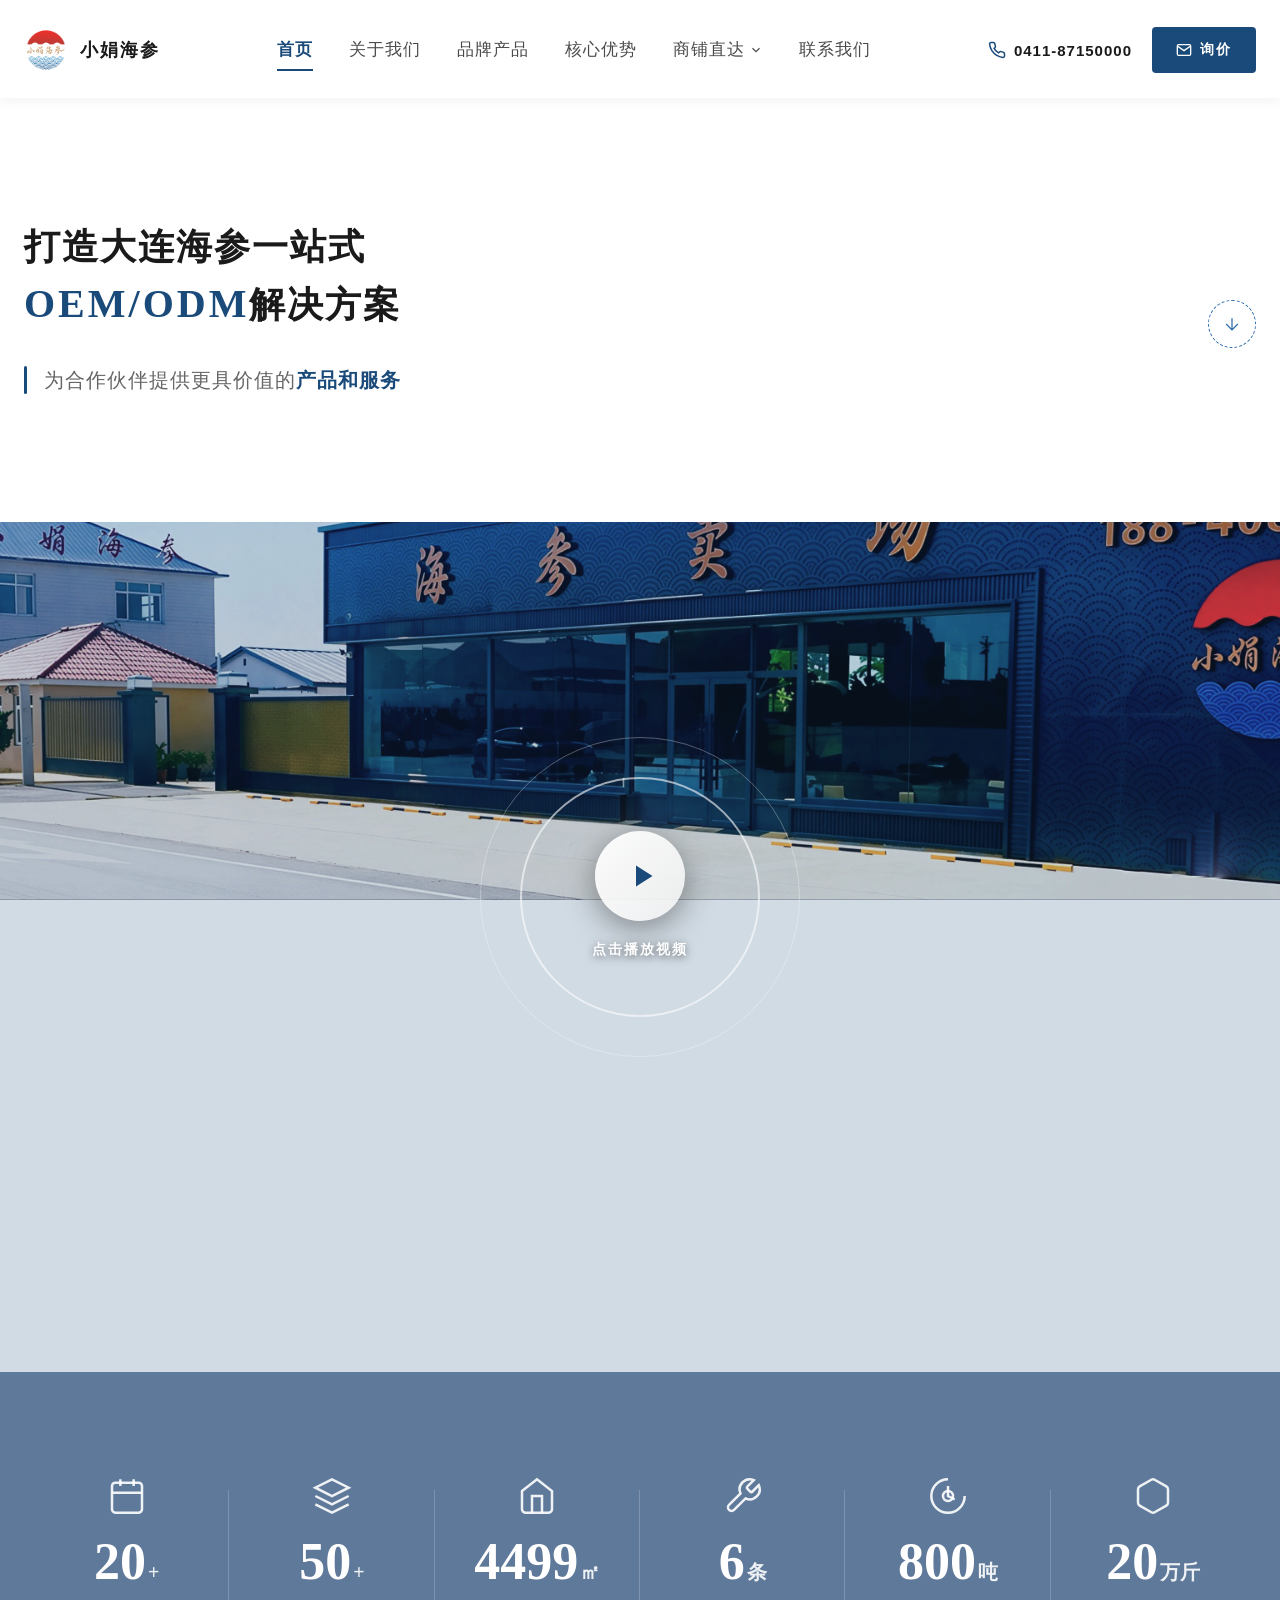
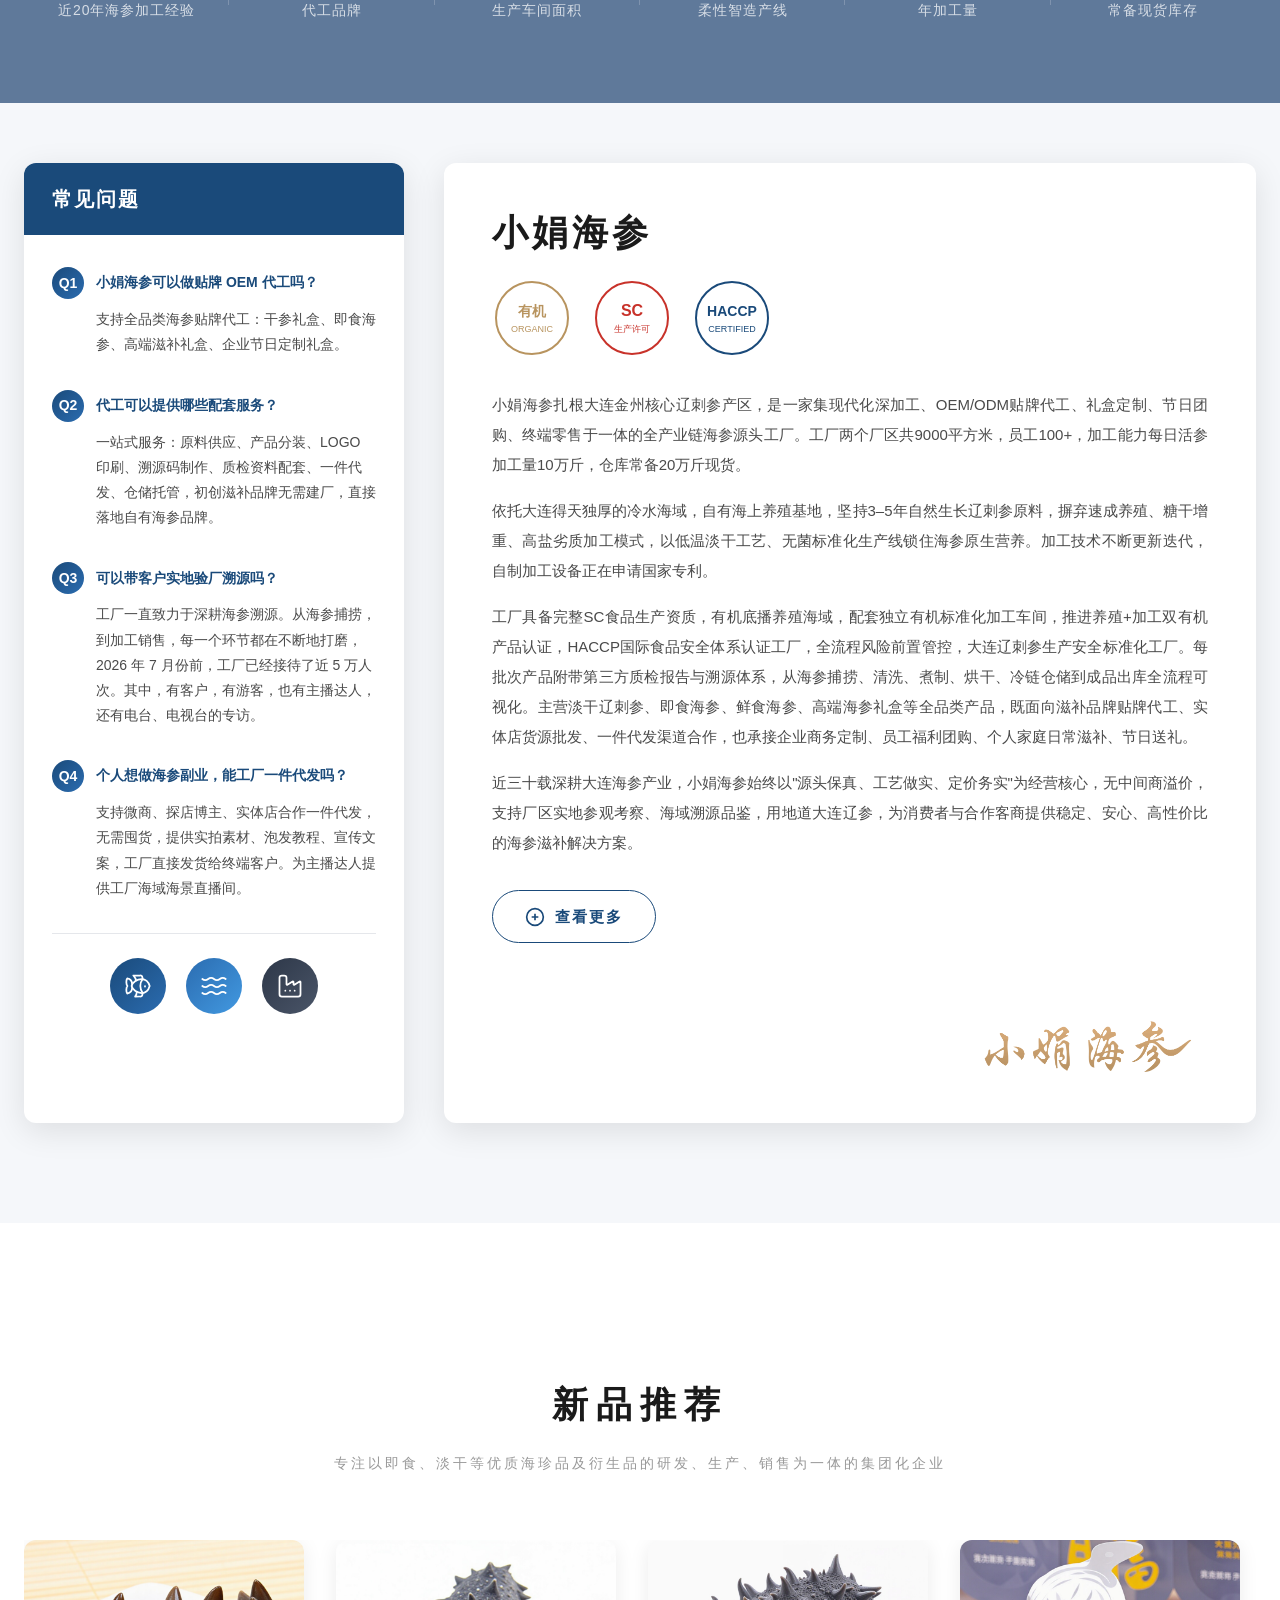
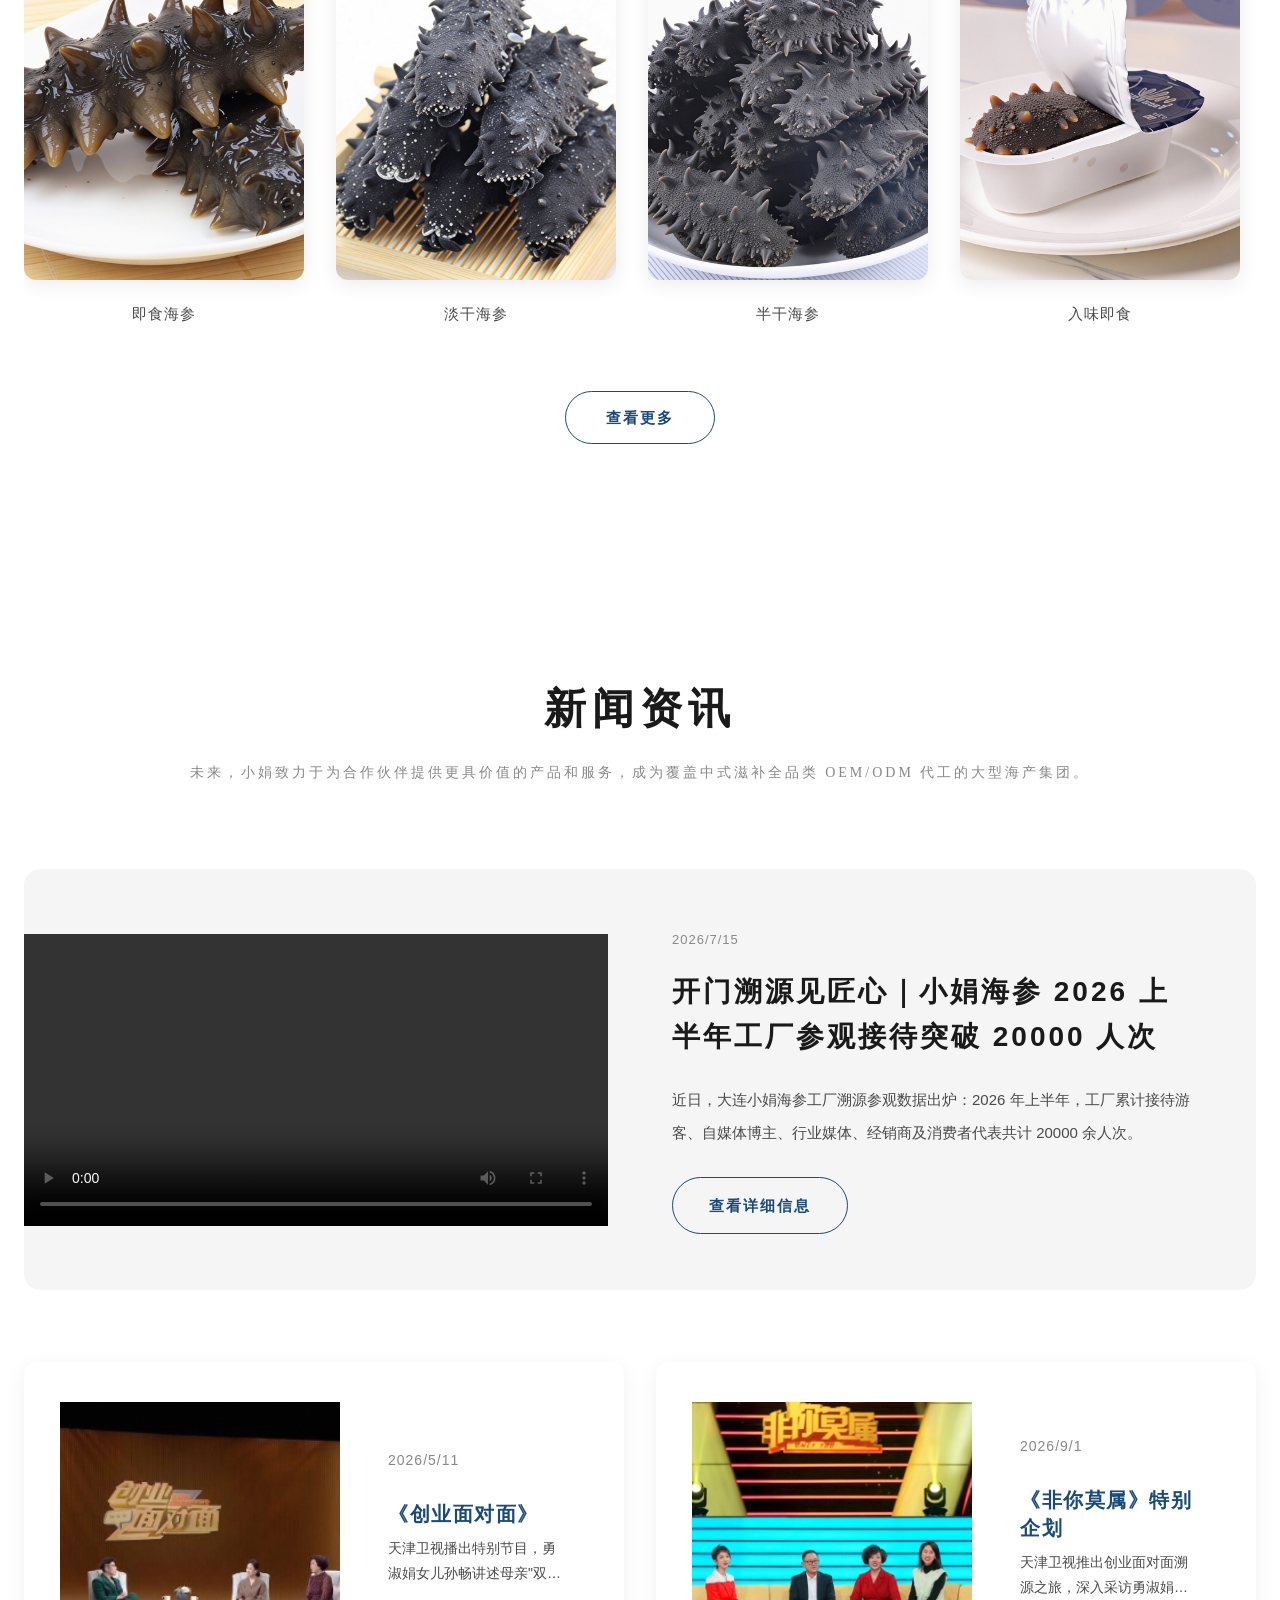
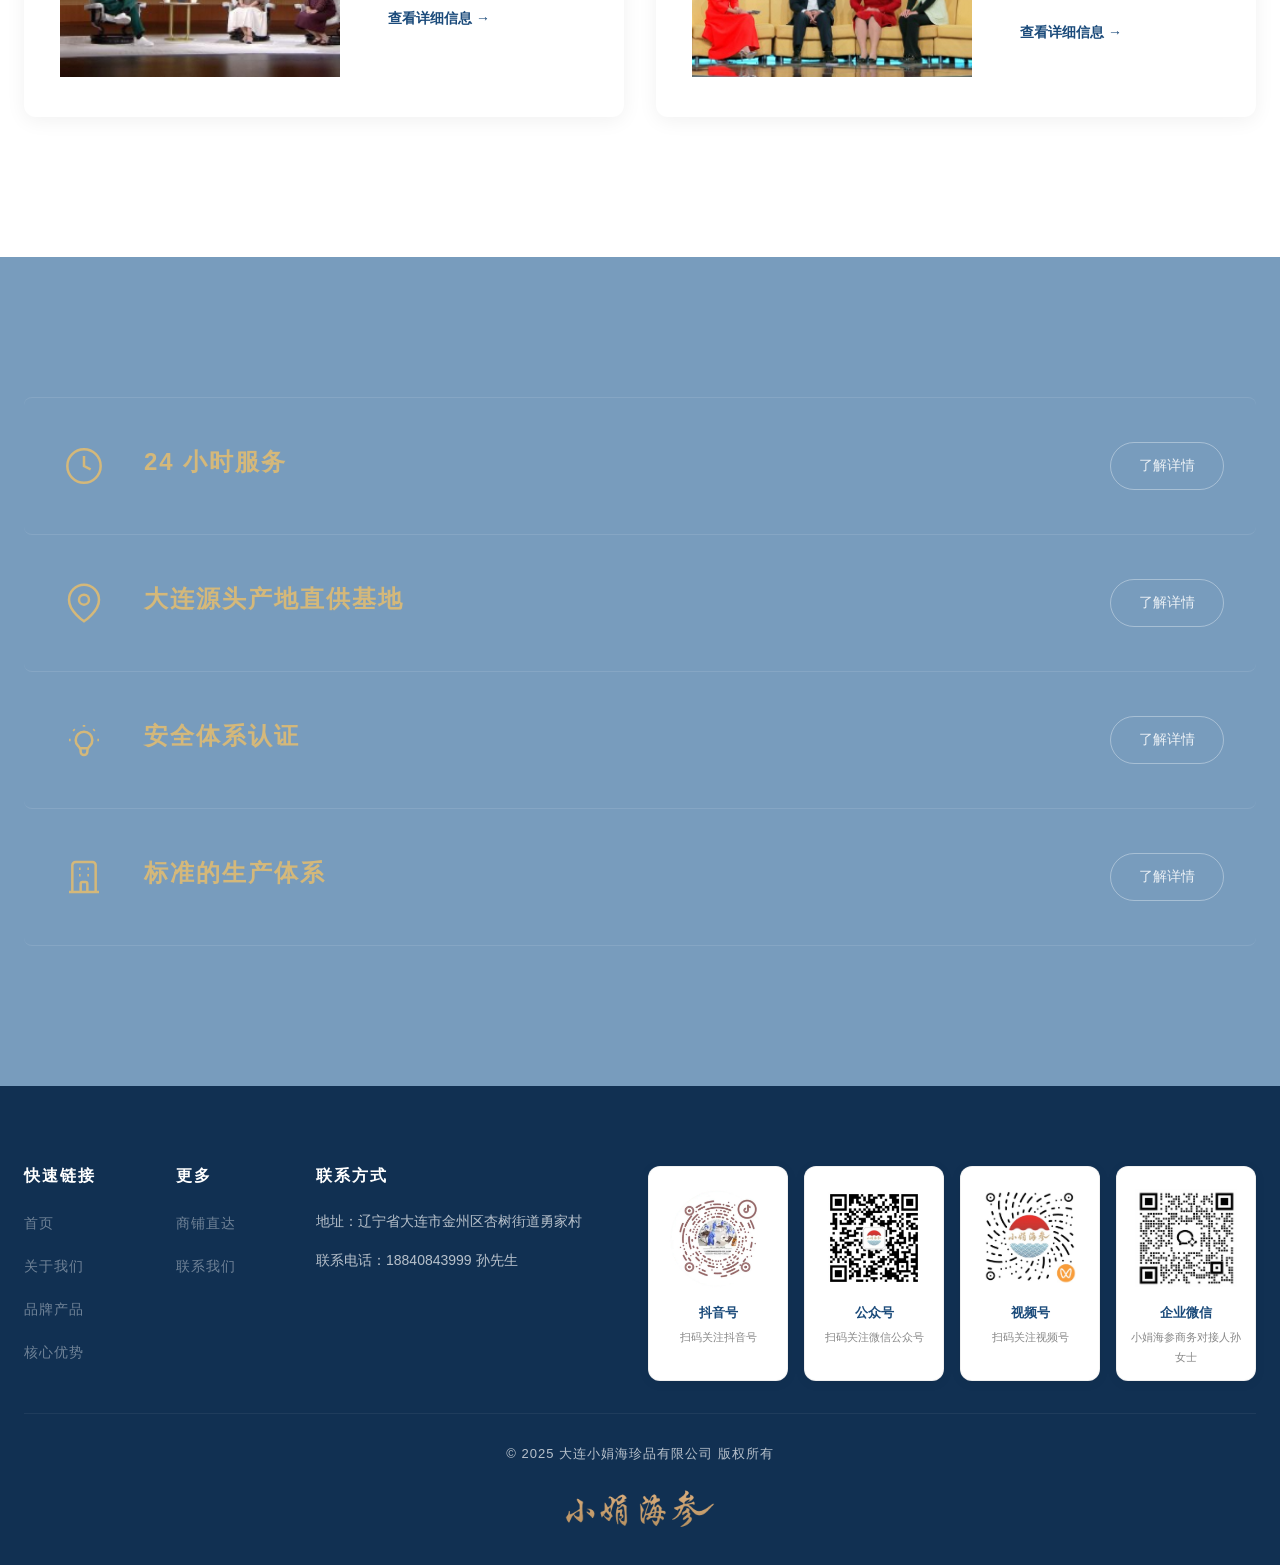
<file: index.html>
<!DOCTYPE html><html lang="zh-CN"><head>
    <meta charset="UTF-8">
    <link rel="icon" href="./favicon.png" type="image/x-icon">
    <link rel="icon" href="./favicon-dark.png" type="image/png" media="(prefers-color-scheme: dark)">
    <meta name="viewport" content="width=device-width, initial-scale=1.0">

    <!-- Primary Meta Tags (SSR 默认值，客户端由 useSeoMeta 按路由覆盖) -->
    <title>大连小娟海珍品有限公司 - 30年专业海参加工供应商 | 即食海参 淡干海参 OEM代工</title>
    <meta name="title" content="大连小娟海珍品有限公司 - 30年专业海参加工供应商 | 即食海参 淡干海参 OEM代工">
    <meta name="description" content="大连小娟海珍品有限公司，始创于1997年，30年海参加工经验，为50%大连海参品牌代工，工厂4500平，活参年加工量800余吨，覆盖即食、淡干、半干等全品类，提供OEM/ODM代工服务。">
    <meta name="keywords" content="大连海参,辽参,小娟海参,海参加工,即食海参,淡干海参,半干海参,OEM代工,海参贴牌,一件代发">

    <!-- Canonical -->
    <link rel="canonical" href="https://xjhzp.com/">

    <!-- Open Graph / Facebook / LinkedIn -->
    <meta property="og:type" content="website">
    <meta property="og:site_name" content="大连小娟海珍品有限公司">
    <meta property="og:title" content="大连小娟海珍品有限公司 - 30年专业海参加工供应商 | 即食海参 淡干海参 OEM代工">
    <meta property="og:description" content="大连小娟海珍品有限公司，始创于1997年，30年海参加工经验，为50%大连海参品牌代工，工厂4500平，活参年加工量800余吨，覆盖即食、淡干、半干等全品类，提供OEM/ODM代工服务。">
    <meta property="og:url" content="https://xjhzp.com/">
    <meta property="og:image:alt" content="大连小娟海珍品有限公司">
    <meta property="og:image:width" content="1200">
    <meta property="og:image:height" content="630">

    <!-- Twitter Card -->
    <meta name="twitter:card" content="summary_large_image">
    <meta name="twitter:title" content="大连小娟海珍品有限公司 - 30年专业海参加工供应商 | 即食海参 淡干海参 OEM代工">
    <meta name="twitter:description" content="大连小娟海珍品有限公司，始创于1997年，30年海参加工经验，为50%大连海参品牌代工，工厂4500平，活参年加工量800余吨，覆盖即食、淡干、半干等全品类，提供OEM/ODM代工服务。">
    <meta name="twitter:image:alt" content="大连小娟海珍品有限公司">
    
    <link rel="stylesheet" crossorigin="" href="./assets/index-ff_Klkkk.css">
  <style type="text/css">[data-sonner-toaster][dir=ltr],html[dir=ltr]{--toast-icon-margin-start:-3px;--toast-icon-margin-end:4px;--toast-svg-margin-start:-1px;--toast-svg-margin-end:0px;--toast-button-margin-start:auto;--toast-button-margin-end:0;--toast-close-button-start:0;--toast-close-button-end:unset;--toast-close-button-transform:translate(-35%, -35%)}[data-sonner-toaster][dir=rtl],html[dir=rtl]{--toast-icon-margin-start:4px;--toast-icon-margin-end:-3px;--toast-svg-margin-start:0px;--toast-svg-margin-end:-1px;--toast-button-margin-start:0;--toast-button-margin-end:auto;--toast-close-button-start:unset;--toast-close-button-end:0;--toast-close-button-transform:translate(35%, -35%)}[data-sonner-toaster]{position:fixed;width:var(--width);font-family:ui-sans-serif,system-ui,-apple-system,BlinkMacSystemFont,Segoe UI,Roboto,Helvetica Neue,Arial,Noto Sans,sans-serif,Apple Color Emoji,Segoe UI Emoji,Segoe UI Symbol,Noto Color Emoji;--gray1:hsl(0, 0%, 99%);--gray2:hsl(0, 0%, 97.3%);--gray3:hsl(0, 0%, 95.1%);--gray4:hsl(0, 0%, 93%);--gray5:hsl(0, 0%, 90.9%);--gray6:hsl(0, 0%, 88.7%);--gray7:hsl(0, 0%, 85.8%);--gray8:hsl(0, 0%, 78%);--gray9:hsl(0, 0%, 56.1%);--gray10:hsl(0, 0%, 52.3%);--gray11:hsl(0, 0%, 43.5%);--gray12:hsl(0, 0%, 9%);--border-radius:8px;box-sizing:border-box;padding:0;margin:0;list-style:none;outline:0;z-index:999999999;transition:transform .4s ease}@media (hover:none) and (pointer:coarse){[data-sonner-toaster][data-lifted=true]{transform:none}}[data-sonner-toaster][data-x-position=right]{right:var(--offset-right)}[data-sonner-toaster][data-x-position=left]{left:var(--offset-left)}[data-sonner-toaster][data-x-position=center]{left:50%;transform:translateX(-50%)}[data-sonner-toaster][data-y-position=top]{top:var(--offset-top)}[data-sonner-toaster][data-y-position=bottom]{bottom:var(--offset-bottom)}[data-sonner-toast]{--y:translateY(100%);--lift-amount:calc(var(--lift) * var(--gap));z-index:var(--z-index);position:absolute;opacity:0;transform:var(--y);touch-action:none;transition:transform .4s,opacity .4s,height .4s,box-shadow .2s;box-sizing:border-box;outline:0;overflow-wrap:anywhere}[data-sonner-toast][data-styled=true]{padding:16px;background:var(--normal-bg);border:1px solid var(--normal-border);color:var(--normal-text);border-radius:var(--border-radius);box-shadow:0 4px 12px rgba(0,0,0,.1);width:var(--width);font-size:13px;display:flex;align-items:center;gap:6px}[data-sonner-toast]:focus-visible{box-shadow:0 4px 12px rgba(0,0,0,.1),0 0 0 2px rgba(0,0,0,.2)}[data-sonner-toast][data-y-position=top]{top:0;--y:translateY(-100%);--lift:1;--lift-amount:calc(1 * var(--gap))}[data-sonner-toast][data-y-position=bottom]{bottom:0;--y:translateY(100%);--lift:-1;--lift-amount:calc(var(--lift) * var(--gap))}[data-sonner-toast][data-styled=true] [data-description]{font-weight:400;line-height:1.4;color:#3f3f3f}[data-rich-colors=true][data-sonner-toast][data-styled=true] [data-description]{color:inherit}[data-sonner-toaster][data-sonner-theme=dark] [data-description]{color:#e8e8e8}[data-sonner-toast][data-styled=true] [data-title]{font-weight:500;line-height:1.5;color:inherit}[data-sonner-toast][data-styled=true] [data-icon]{display:flex;height:16px;width:16px;position:relative;justify-content:flex-start;align-items:center;flex-shrink:0;margin-left:var(--toast-icon-margin-start);margin-right:var(--toast-icon-margin-end)}[data-sonner-toast][data-promise=true] [data-icon]>svg{opacity:0;transform:scale(.8);transform-origin:center;animation:sonner-fade-in .3s ease forwards}[data-sonner-toast][data-styled=true] [data-icon]>*{flex-shrink:0}[data-sonner-toast][data-styled=true] [data-icon] svg{margin-left:var(--toast-svg-margin-start);margin-right:var(--toast-svg-margin-end)}[data-sonner-toast][data-styled=true] [data-content]{display:flex;flex-direction:column;gap:2px}[data-sonner-toast][data-styled=true] [data-button]{border-radius:4px;padding-left:8px;padding-right:8px;height:24px;font-size:12px;color:var(--normal-bg);background:var(--normal-text);margin-left:var(--toast-button-margin-start);margin-right:var(--toast-button-margin-end);border:none;font-weight:500;cursor:pointer;outline:0;display:flex;align-items:center;flex-shrink:0;transition:opacity .4s,box-shadow .2s}[data-sonner-toast][data-styled=true] [data-button]:focus-visible{box-shadow:0 0 0 2px rgba(0,0,0,.4)}[data-sonner-toast][data-styled=true] [data-button]:first-of-type{margin-left:var(--toast-button-margin-start);margin-right:var(--toast-button-margin-end)}[data-sonner-toast][data-styled=true] [data-cancel]{color:var(--normal-text);background:rgba(0,0,0,.08)}[data-sonner-toaster][data-sonner-theme=dark] [data-sonner-toast][data-styled=true] [data-cancel]{background:rgba(255,255,255,.3)}[data-sonner-toast][data-styled=true] [data-close-button]{position:absolute;left:var(--toast-close-button-start);right:var(--toast-close-button-end);top:0;height:20px;width:20px;display:flex;justify-content:center;align-items:center;padding:0;color:var(--gray12);background:var(--normal-bg);border:1px solid var(--gray4);transform:var(--toast-close-button-transform);border-radius:50%;cursor:pointer;z-index:1;transition:opacity .1s,background .2s,border-color .2s}[data-sonner-toast][data-styled=true] [data-close-button]:focus-visible{box-shadow:0 4px 12px rgba(0,0,0,.1),0 0 0 2px rgba(0,0,0,.2)}[data-sonner-toast][data-styled=true] [data-disabled=true]{cursor:not-allowed}[data-sonner-toast][data-styled=true]:hover [data-close-button]:hover{background:var(--gray2);border-color:var(--gray5)}[data-sonner-toast][data-swiping=true]::before{content:'';position:absolute;left:-100%;right:-100%;height:100%;z-index:-1}[data-sonner-toast][data-y-position=top][data-swiping=true]::before{bottom:50%;transform:scaleY(3) translateY(50%)}[data-sonner-toast][data-y-position=bottom][data-swiping=true]::before{top:50%;transform:scaleY(3) translateY(-50%)}[data-sonner-toast][data-swiping=false][data-removed=true]::before{content:'';position:absolute;inset:0;transform:scaleY(2)}[data-sonner-toast][data-expanded=true]::after{content:'';position:absolute;left:0;height:calc(var(--gap) + 1px);bottom:100%;width:100%}[data-sonner-toast][data-mounted=true]{--y:translateY(0);opacity:1}[data-sonner-toast][data-expanded=false][data-front=false]{--scale:var(--toasts-before) * 0.05 + 1;--y:translateY(calc(var(--lift-amount) * var(--toasts-before))) scale(calc(-1 * var(--scale)));height:var(--front-toast-height)}[data-sonner-toast]>*{transition:opacity .4s}[data-sonner-toast][data-x-position=right]{right:0}[data-sonner-toast][data-x-position=left]{left:0}[data-sonner-toast][data-expanded=false][data-front=false][data-styled=true]>*{opacity:0}[data-sonner-toast][data-visible=false]{opacity:0;pointer-events:none}[data-sonner-toast][data-mounted=true][data-expanded=true]{--y:translateY(calc(var(--lift) * var(--offset)));height:var(--initial-height)}[data-sonner-toast][data-removed=true][data-front=true][data-swipe-out=false]{--y:translateY(calc(var(--lift) * -100%));opacity:0}[data-sonner-toast][data-removed=true][data-front=false][data-swipe-out=false][data-expanded=true]{--y:translateY(calc(var(--lift) * var(--offset) + var(--lift) * -100%));opacity:0}[data-sonner-toast][data-removed=true][data-front=false][data-swipe-out=false][data-expanded=false]{--y:translateY(40%);opacity:0;transition:transform .5s,opacity .2s}[data-sonner-toast][data-removed=true][data-front=false]::before{height:calc(var(--initial-height) + 20%)}[data-sonner-toast][data-swiping=true]{transform:var(--y) translateY(var(--swipe-amount-y,0)) translateX(var(--swipe-amount-x,0));transition:none}[data-sonner-toast][data-swiped=true]{user-select:none}[data-sonner-toast][data-swipe-out=true][data-y-position=bottom],[data-sonner-toast][data-swipe-out=true][data-y-position=top]{animation-duration:.2s;animation-timing-function:ease-out;animation-fill-mode:forwards}[data-sonner-toast][data-swipe-out=true][data-swipe-direction=left]{animation-name:swipe-out-left}[data-sonner-toast][data-swipe-out=true][data-swipe-direction=right]{animation-name:swipe-out-right}[data-sonner-toast][data-swipe-out=true][data-swipe-direction=up]{animation-name:swipe-out-up}[data-sonner-toast][data-swipe-out=true][data-swipe-direction=down]{animation-name:swipe-out-down}@keyframes swipe-out-left{from{transform:var(--y) translateX(var(--swipe-amount-x));opacity:1}to{transform:var(--y) translateX(calc(var(--swipe-amount-x) - 100%));opacity:0}}@keyframes swipe-out-right{from{transform:var(--y) translateX(var(--swipe-amount-x));opacity:1}to{transform:var(--y) translateX(calc(var(--swipe-amount-x) + 100%));opacity:0}}@keyframes swipe-out-up{from{transform:var(--y) translateY(var(--swipe-amount-y));opacity:1}to{transform:var(--y) translateY(calc(var(--swipe-amount-y) - 100%));opacity:0}}@keyframes swipe-out-down{from{transform:var(--y) translateY(var(--swipe-amount-y));opacity:1}to{transform:var(--y) translateY(calc(var(--swipe-amount-y) + 100%));opacity:0}}@media (max-width:600px){[data-sonner-toaster]{position:fixed;right:var(--mobile-offset-right);left:var(--mobile-offset-left);width:100%}[data-sonner-toaster][dir=rtl]{left:calc(var(--mobile-offset-left) * -1)}[data-sonner-toaster] [data-sonner-toast]{left:0;right:0;width:calc(100% - var(--mobile-offset-left) * 2)}[data-sonner-toaster][data-x-position=left]{left:var(--mobile-offset-left)}[data-sonner-toaster][data-y-position=bottom]{bottom:var(--mobile-offset-bottom)}[data-sonner-toaster][data-y-position=top]{top:var(--mobile-offset-top)}[data-sonner-toaster][data-x-position=center]{left:var(--mobile-offset-left);right:var(--mobile-offset-right);transform:none}}[data-sonner-toaster][data-sonner-theme=light]{--normal-bg:#fff;--normal-border:var(--gray4);--normal-text:var(--gray12);--success-bg:hsl(143, 85%, 96%);--success-border:hsl(145, 92%, 87%);--success-text:hsl(140, 100%, 27%);--info-bg:hsl(208, 100%, 97%);--info-border:hsl(221, 91%, 93%);--info-text:hsl(210, 92%, 45%);--warning-bg:hsl(49, 100%, 97%);--warning-border:hsl(49, 91%, 84%);--warning-text:hsl(31, 92%, 45%);--error-bg:hsl(359, 100%, 97%);--error-border:hsl(359, 100%, 94%);--error-text:hsl(360, 100%, 45%)}[data-sonner-toaster][data-sonner-theme=light] [data-sonner-toast][data-invert=true]{--normal-bg:#000;--normal-border:hsl(0, 0%, 20%);--normal-text:var(--gray1)}[data-sonner-toaster][data-sonner-theme=dark] [data-sonner-toast][data-invert=true]{--normal-bg:#fff;--normal-border:var(--gray3);--normal-text:var(--gray12)}[data-sonner-toaster][data-sonner-theme=dark]{--normal-bg:#000;--normal-bg-hover:hsl(0, 0%, 12%);--normal-border:hsl(0, 0%, 20%);--normal-border-hover:hsl(0, 0%, 25%);--normal-text:var(--gray1);--success-bg:hsl(150, 100%, 6%);--success-border:hsl(147, 100%, 12%);--success-text:hsl(150, 86%, 65%);--info-bg:hsl(215, 100%, 6%);--info-border:hsl(223, 43%, 17%);--info-text:hsl(216, 87%, 65%);--warning-bg:hsl(64, 100%, 6%);--warning-border:hsl(60, 100%, 9%);--warning-text:hsl(46, 87%, 65%);--error-bg:hsl(358, 76%, 10%);--error-border:hsl(357, 89%, 16%);--error-text:hsl(358, 100%, 81%)}[data-sonner-toaster][data-sonner-theme=dark] [data-sonner-toast] [data-close-button]{background:var(--normal-bg);border-color:var(--normal-border);color:var(--normal-text)}[data-sonner-toaster][data-sonner-theme=dark] [data-sonner-toast] [data-close-button]:hover{background:var(--normal-bg-hover);border-color:var(--normal-border-hover)}[data-rich-colors=true][data-sonner-toast][data-type=success]{background:var(--success-bg);border-color:var(--success-border);color:var(--success-text)}[data-rich-colors=true][data-sonner-toast][data-type=success] [data-close-button]{background:var(--success-bg);border-color:var(--success-border);color:var(--success-text)}[data-rich-colors=true][data-sonner-toast][data-type=info]{background:var(--info-bg);border-color:var(--info-border);color:var(--info-text)}[data-rich-colors=true][data-sonner-toast][data-type=info] [data-close-button]{background:var(--info-bg);border-color:var(--info-border);color:var(--info-text)}[data-rich-colors=true][data-sonner-toast][data-type=warning]{background:var(--warning-bg);border-color:var(--warning-border);color:var(--warning-text)}[data-rich-colors=true][data-sonner-toast][data-type=warning] [data-close-button]{background:var(--warning-bg);border-color:var(--warning-border);color:var(--warning-text)}[data-rich-colors=true][data-sonner-toast][data-type=error]{background:var(--error-bg);border-color:var(--error-border);color:var(--error-text)}[data-rich-colors=true][data-sonner-toast][data-type=error] [data-close-button]{background:var(--error-bg);border-color:var(--error-border);color:var(--error-text)}.sonner-loading-wrapper{--size:16px;height:var(--size);width:var(--size);position:absolute;inset:0;z-index:10}.sonner-loading-wrapper[data-visible=false]{transform-origin:center;animation:sonner-fade-out .2s ease forwards}.sonner-spinner{position:relative;top:50%;left:50%;height:var(--size);width:var(--size)}.sonner-loading-bar{animation:sonner-spin 1.2s linear infinite;background:var(--gray11);border-radius:6px;height:8%;left:-10%;position:absolute;top:-3.9%;width:24%}.sonner-loading-bar:first-child{animation-delay:-1.2s;transform:rotate(.0001deg) translate(146%)}.sonner-loading-bar:nth-child(2){animation-delay:-1.1s;transform:rotate(30deg) translate(146%)}.sonner-loading-bar:nth-child(3){animation-delay:-1s;transform:rotate(60deg) translate(146%)}.sonner-loading-bar:nth-child(4){animation-delay:-.9s;transform:rotate(90deg) translate(146%)}.sonner-loading-bar:nth-child(5){animation-delay:-.8s;transform:rotate(120deg) translate(146%)}.sonner-loading-bar:nth-child(6){animation-delay:-.7s;transform:rotate(150deg) translate(146%)}.sonner-loading-bar:nth-child(7){animation-delay:-.6s;transform:rotate(180deg) translate(146%)}.sonner-loading-bar:nth-child(8){animation-delay:-.5s;transform:rotate(210deg) translate(146%)}.sonner-loading-bar:nth-child(9){animation-delay:-.4s;transform:rotate(240deg) translate(146%)}.sonner-loading-bar:nth-child(10){animation-delay:-.3s;transform:rotate(270deg) translate(146%)}.sonner-loading-bar:nth-child(11){animation-delay:-.2s;transform:rotate(300deg) translate(146%)}.sonner-loading-bar:nth-child(12){animation-delay:-.1s;transform:rotate(330deg) translate(146%)}@keyframes sonner-fade-in{0%{opacity:0;transform:scale(.8)}100%{opacity:1;transform:scale(1)}}@keyframes sonner-fade-out{0%{opacity:1;transform:scale(1)}100%{opacity:0;transform:scale(.8)}}@keyframes sonner-spin{0%{opacity:1}100%{opacity:.15}}@media (prefers-reduced-motion){.sonner-loading-bar,[data-sonner-toast],[data-sonner-toast]>*{transition:none!important;animation:none!important}}.sonner-loader{position:absolute;top:50%;left:50%;transform:translate(-50%,-50%);transform-origin:center;transition:opacity .2s,transform .2s}.sonner-loader[data-visible=false]{opacity:0;transform:scale(.8) translate(-50%,-50%)}</style><script type="application/ld+json">{"@context":"https://schema.org","@type":"Organization","name":"大连小娟海珍品有限公司","url":"https://xjhzp.com","logo":"/AppUpload/Image/521a72d643084b9f86b425259fb7df41.png","description":"大连小娟海珍品有限公司，始创于1997年，30年海参加工经验，为50%大连海参品牌代工，工厂4500平，活参年加工量800余吨，覆盖即食、淡干、半干等全品类，提供OEM/ODM代工服务。","contactPoint":{"@type":"ContactPoint","telephone":"18840843999","contactType":"customer service","availableLanguage":"Chinese"},"address":{"@type":"PostalAddress","streetAddress":"辽宁省大连市金州区杏树街道勇家村","addressLocality":"大连市","addressRegion":"辽宁省","addressCountry":"CN"}}</script><link rel="stylesheet" href="./assets/replay.css">
</head>
  <body>
    <div id="root"><div class="font-sans antialiased"><div class="site-public js-enabled"><nav class="navbar navbar-new" id="navbar"><div class="navbar-new-inner"><a class="navbar-new-logo" href="./" data-discover="true"><img alt="大连海珍品有限公司 Logo" src="./AppUpload/Image/89952b265f49439291ce87c8d997079f.png"><span class="navbar-new-logo-text">小娟海参</span></a><div class="navbar-new-menu" id="navMenu"><a aria-current="page" class="active" href="./" data-discover="true">首页</a><a class="" href="./about/" data-discover="true">关于我们</a><a class="" href="./products/" data-discover="true">品牌产品</a><a class="" href="./advantages/" data-discover="true">核心优势</a><div class="nav-dropdown" style="position: relative;"><span class="nav-dropdown-trigger">商铺直达<svg class="nav-dropdown-arrow" viewBox="0 0 24 24" fill="none" stroke="currentColor" stroke-width="2" width="14" height="14"><path d="M6 9l6 6 6-6"></path></svg></span><div class="nav-dropdown-menu"><a href="https://hdwjjdtool.1688.com/?spm=a26352.13672862.offerlist.12.112c1e625WnYw3" target="_blank" rel="noopener noreferrer" class="nav-dropdown-link">1688</a><a href="https://deyusx.tmall.com/category.htm?appUid=RAzN8HWYk7h5xTE3ZHbEDf7niyhHfwD9iPduKSLmNQchta3KhMH&amp;spm=a21n57.1.hoverItem.3" target="_blank" rel="noopener noreferrer" class="nav-dropdown-link">天猫</a><a href="https://mall.jd.com/index-186212.html?from=pc&amp;spmTag=[base64]&amp;cid=0" target="_blank" rel="noopener noreferrer" class="nav-dropdown-link">京东</a></div></div><a class="" href="./contact/" data-discover="true">联系我们</a></div><div class="navbar-new-right"><a class="navbar-new-phone" href="./contact/" data-discover="true"><svg viewBox="0 0 24 24" fill="none" stroke="currentColor" stroke-width="2"><path d="M22 16.92v3a2 2 0 0 1-2.18 2 19.79 19.79 0 0 1-8.63-3.07 19.5 19.5 0 0 1-6-6 19.79 19.79 0 0 1-3.07-8.67A2 2 0 0 1 4.11 2h3a2 2 0 0 1 2 1.72c.127.96.361 1.903.7 2.81a2 2 0 0 1-.45 2.11L8.09 9.91a16 16 0 0 0 6 6l1.27-1.27a2 2 0 0 1 2.11-.45c.907.339 1.85.573 2.81.7A2 2 0 0 1 22 16.92z"></path></svg><span>0411-87150000</span></a><a class="navbar-new-cta" href="./contact/" data-discover="true"><svg viewBox="0 0 24 24" fill="none" stroke="currentColor" stroke-width="2"><path d="M4 4h16c1.1 0 2 .9 2 2v12c0 1.1-.9 2-2 2H4c-1.1 0-2-.9-2-2V6c0-1.1.9-2 2-2z"></path><polyline points="22,6 12,13 2,6"></polyline></svg>询价</a></div><div class="navbar-new-toggle" id="navToggle" role="button" aria-label="打开菜单"><span></span><span></span><span></span></div></div></nav><main><section class="hero-parallax-section" id="hero"><div class="hero-top"><div class="container"><div class="hero-top-inner"><div class="hero-parallax-text"><h1 class="hero-p-title">打造大连海参一站式<br><span class="hero-p-title-highlight">OEM/ODM</span>解决方案</h1><div class="hero-p-desc-wrap"><p class="hero-p-desc">为合作伙伴提供更具价值的<span class="hero-p-desc-accent">产品和服务</span></p></div></div><div class="hero-scroll-indicator"><div class="scroll-circle"><svg viewBox="0 0 24 24" fill="none" stroke="currentColor" stroke-width="1.5"><path d="M12 5v14M5 12l7 7 7-7"></path></svg></div></div></div></div></div><div class="hero-video-parallax" style="position: relative; width: 100%; height: 850px; background-image: url(&quot;./AppUpload/Image/4c9e80fbca4e4a97a60e2280fc4107a7.jpg&quot;); background-size: cover; background-position: center center; background-attachment: fixed; background-repeat: no-repeat;"><div style="position: absolute; inset: 0px; background: rgba(26, 74, 122, 0.2);"></div><div style="position: absolute; inset: 0px; display: flex; flex-direction: column; align-items: center; justify-content: center; gap: 16px; transform: translateY(-50px);"><div style="position: absolute; width: 240px; height: 240px; border-radius: 50%; border: 2px solid rgba(255, 255, 255, 0.6); animation: 2s ease-out 0s infinite normal none running pulse-ring;"></div><div style="position: absolute; width: 320px; height: 320px; border-radius: 50%; border: 1px solid rgba(255, 255, 255, 0.3); animation: 2s ease-out 0.5s infinite normal none running pulse-ring;"></div><button style="position: relative; width: 90px; height: 90px; border-radius: 50%; background: linear-gradient(135deg, rgba(255, 255, 255, 0.95) 0%, rgba(240, 240, 240, 0.9) 100%); border-width: medium; border-style: none; border-color: currentcolor; border-image: initial; cursor: pointer; display: flex; align-items: center; justify-content: center; box-shadow: rgba(0, 0, 0, 0.4) 0px 8px 32px, rgba(255, 255, 255, 0.2) 0px 0px 60px; transition: transform 0.3s, box-shadow 0.3s; animation: 2s ease-in-out 0s infinite normal none running button-glow; z-index: 2;"><svg viewBox="0 0 24 24" fill="#1A4A7A" width="36" height="36" style="margin-left: 4px;"><path d="M8 5v14l11-7z"></path></svg></button><span style="color: white; font-size: 14px; font-weight: 600; letter-spacing: 2px; text-shadow: rgba(0, 0, 0, 0.5) 0px 2px 8px; animation: 2s ease-in-out 0s infinite normal none running fade-text; position: relative; z-index: 2;">点击播放视频</span></div><style>
          @keyframes pulse-ring {
            0% { transform: scale(0.8); opacity: 1; }
            100% { transform: scale(1.5); opacity: 0; }
          }
          @keyframes button-glow {
            0%, 100% { box-shadow: 0 8px 32px rgba(0,0,0,0.4), 0 0 60px rgba(255,255,255,0.2); }
            50% { box-shadow: 0 8px 32px rgba(0,0,0,0.4), 0 0 80px rgba(255,255,255,0.4); }
          }
          @keyframes fade-text {
            0%, 100% { opacity: 0.8; }
            50% { opacity: 1; }
          }
        </style></div><section class="home-stats-bar"><div class="container"><div class="stats-bar-row"><div class="stats-bar-item fade-in"><div class="stats-bar-icon"><svg viewBox="0 0 24 24" fill="none" stroke="currentColor" stroke-width="1.5"><rect x="3" y="4" width="18" height="18" rx="2"></rect><path d="M16 2v4M8 2v4M3 10h18"></path></svg></div><span class="stats-bar-num" data-target="20">0</span><span class="stats-bar-unit">+</span><span class="stats-bar-label">近20年海参加工经验</span></div><div class="stats-bar-item fade-in fade-in-delay-1"><div class="stats-bar-icon"><svg viewBox="0 0 24 24" fill="none" stroke="currentColor" stroke-width="1.5"><path d="M12 2L2 7l10 5 10-5-10-5zM2 17l10 5 10-5M2 12l10 5 10-5"></path></svg></div><span class="stats-bar-num" data-target="50">0</span><span class="stats-bar-unit">+</span><span class="stats-bar-label">代工品牌</span></div><div class="stats-bar-item fade-in fade-in-delay-2"><div class="stats-bar-icon"><svg viewBox="0 0 24 24" fill="none" stroke="currentColor" stroke-width="1.5"><path d="M3 9l9-7 9 7v11a2 2 0 0 1-2 2H5a2 2 0 0 1-2-2z"></path><polyline points="9 22 9 12 15 12 15 22"></polyline></svg></div><span class="stats-bar-num" data-target="4500">0</span><span class="stats-bar-unit">㎡</span><span class="stats-bar-label">生产车间面积</span></div><div class="stats-bar-item fade-in fade-in-delay-3"><div class="stats-bar-icon"><svg viewBox="0 0 24 24" fill="none" stroke="currentColor" stroke-width="1.5"><path d="M14.7 6.3a1 1 0 0 0 0 1.4l1.6 1.6a1 1 0 0 0 1.4 0l3.77-3.77a6 6 0 0 1-7.94 7.94l-6.91 6.91a2.12 2.12 0 0 1-3-3l6.91-6.91a6 6 0 0 1 7.94-7.94l-3.76 3.76z"></path></svg></div><span class="stats-bar-num" data-target="6">0</span><span class="stats-bar-unit">条</span><span class="stats-bar-label">柔性智造产线</span></div><div class="stats-bar-item fade-in fade-in-delay-4"><div class="stats-bar-icon"><svg viewBox="0 0 24 24" fill="none" stroke="currentColor" stroke-width="1.5"><path d="M12 2a10 10 0 1 0 10 10"></path><path d="M12 6v6l4 2"></path><circle cx="12" cy="12" r="3"></circle></svg></div><span class="stats-bar-num" data-target="800">0</span><span class="stats-bar-unit">吨</span><span class="stats-bar-label">年加工量</span></div><div class="stats-bar-item fade-in fade-in-delay-4"><div class="stats-bar-icon"><svg viewBox="0 0 24 24" fill="none" stroke="currentColor" stroke-width="1.5"><path d="M21 16V8a2 2 0 0 0-1-1.73l-7-4a2 2 0 0 0-2 0l-7 4A2 2 0 0 0 3 8v8a2 2 0 0 0 1 1.73l7 4a2 2 0 0 0 2 0l7-4A2 2 0 0 0 21 16z"></path></svg></div><span class="stats-bar-num" data-target="20">0</span><span class="stats-bar-unit">万斤</span><span class="stats-bar-label">常备现货库存</span></div></div></div></section></section><section class="home-about-section"><div class="container"><div class="home-about-layout"><div class="home-about-left-card"><div class="about-card-header"><h3 class="about-card-title">常见问题</h3></div><div class="about-card-body"><div style="padding-bottom: 16px; margin-bottom: 16px;"><div style="display: flex; align-items: center; gap: 12px; margin-bottom: 8px;"><div style="flex-shrink: 0; width: 32px; height: 32px; background: linear-gradient(135deg, rgb(26, 74, 122) 0%, rgb(43, 108, 176) 100%); border-radius: 50%; display: flex; align-items: center; justify-content: center; color: white; font-weight: bold; font-size: 14px;">Q1</div><h4 style="color: var(--color-blue-deep); font-size: 14px; font-weight: 600; line-height: 1.4; margin: 0px;">小娟海参可以做贴牌 OEM 代工吗？</h4></div><p style="color: var(--color-dark-gray); line-height: 1.8; font-size: 14px; margin: 0px; padding-left: 44px;">支持全品类海参贴牌代工：干参礼盒、即食海参、高端滋补礼盒、企业节日定制礼盒。</p></div><div style="padding-bottom: 16px; margin-bottom: 16px;"><div style="display: flex; align-items: center; gap: 12px; margin-bottom: 8px;"><div style="flex-shrink: 0; width: 32px; height: 32px; background: linear-gradient(135deg, rgb(26, 74, 122) 0%, rgb(43, 108, 176) 100%); border-radius: 50%; display: flex; align-items: center; justify-content: center; color: white; font-weight: bold; font-size: 14px;">Q2</div><h4 style="color: var(--color-blue-deep); font-size: 14px; font-weight: 600; line-height: 1.4; margin: 0px;">代工可以提供哪些配套服务？</h4></div><p style="color: var(--color-dark-gray); line-height: 1.8; font-size: 14px; margin: 0px; padding-left: 44px;">一站式服务：原料供应、产品分装、LOGO 印刷、溯源码制作、质检资料配套、一件代发、仓储托管，初创滋补品牌无需建厂，直接落地自有海参品牌。</p></div><div style="padding-bottom: 16px; margin-bottom: 16px;"><div style="display: flex; align-items: center; gap: 12px; margin-bottom: 8px;"><div style="flex-shrink: 0; width: 32px; height: 32px; background: linear-gradient(135deg, rgb(26, 74, 122) 0%, rgb(43, 108, 176) 100%); border-radius: 50%; display: flex; align-items: center; justify-content: center; color: white; font-weight: bold; font-size: 14px;">Q3</div><h4 style="color: var(--color-blue-deep); font-size: 14px; font-weight: 600; line-height: 1.4; margin: 0px;">可以带客户实地验厂溯源吗？</h4></div><p style="color: var(--color-dark-gray); line-height: 1.8; font-size: 14px; margin: 0px; padding-left: 44px;">工厂一直致力于深耕海参溯源。从海参捕捞，到加工销售，每一个环节都在不断地打磨，2026 年 7 月份前，工厂已经接待了近 5 万人次。其中，有客户，有游客，也有主播达人，还有电台、电视台的专访。</p></div><div style="padding-bottom: 16px; margin-bottom: 16px;"><div style="display: flex; align-items: center; gap: 12px; margin-bottom: 8px;"><div style="flex-shrink: 0; width: 32px; height: 32px; background: linear-gradient(135deg, rgb(26, 74, 122) 0%, rgb(43, 108, 176) 100%); border-radius: 50%; display: flex; align-items: center; justify-content: center; color: white; font-weight: bold; font-size: 14px;">Q4</div><h4 style="color: var(--color-blue-deep); font-size: 14px; font-weight: 600; line-height: 1.4; margin: 0px;">个人想做海参副业，能工厂一件代发吗？</h4></div><p style="color: var(--color-dark-gray); line-height: 1.8; font-size: 14px; margin: 0px; padding-left: 44px;">支持微商、探店博主、实体店合作一件代发，无需囤货，提供实拍素材、泡发教程、宣传文案，工厂直接发货给终端客户。为主播达人提供工厂海域海景直播间。</p></div><div style="height: 1px; background: rgb(229, 231, 235); margin: 16px 0px;"></div><div style="display: flex; justify-content: center; gap: 20px; padding-top: 8px; padding-bottom: 8px;"><div style="width: 56px; height: 56px; border-radius: 50%; background: linear-gradient(135deg, rgb(26, 74, 122) 0%, rgb(43, 108, 176) 100%); display: flex; align-items: center; justify-content: center;"><svg xmlns="http://www.w3.org/2000/svg" width="28" height="28" viewBox="0 0 24 24" fill="none" stroke="#fff" stroke-width="1.5" stroke-linecap="round" stroke-linejoin="round" class="lucide lucide-fish" aria-hidden="true"><path d="M6.5 12c.94-3.46 4.94-6 8.5-6 3.56 0 6.06 2.54 7 6-.94 3.47-3.44 6-7 6s-7.56-2.53-8.5-6Z"></path><path d="M18 12v.5"></path><path d="M16 17.93a9.77 9.77 0 0 1 0-11.86"></path><path d="M7 10.67C7 8 5.58 5.97 2.73 5.5c-1 1.5-1 5 .23 6.5-1.24 1.5-1.24 5-.23 6.5C5.58 18.03 7 16 7 13.33"></path><path d="M10.46 7.26C10.2 5.88 9.17 4.24 8 3h5.8a2 2 0 0 1 1.98 1.67l.23 1.4"></path><path d="m16.01 17.93-.23 1.4A2 2 0 0 1 13.8 21H9.5a5.96 5.96 0 0 0 1.49-3.98"></path></svg></div><div style="width: 56px; height: 56px; border-radius: 50%; background: linear-gradient(135deg, rgb(43, 108, 176) 0%, rgb(66, 153, 225) 100%); display: flex; align-items: center; justify-content: center;"><svg xmlns="http://www.w3.org/2000/svg" width="28" height="28" viewBox="0 0 24 24" fill="none" stroke="#fff" stroke-width="1.5" stroke-linecap="round" stroke-linejoin="round" class="lucide lucide-waves" aria-hidden="true"><path d="M2 6c.6.5 1.2 1 2.5 1C7 7 7 5 9.5 5c2.6 0 2.4 2 5 2 2.5 0 2.5-2 5-2 1.3 0 1.9.5 2.5 1"></path><path d="M2 12c.6.5 1.2 1 2.5 1 2.5 0 2.5-2 5-2 2.6 0 2.4 2 5 2 2.5 0 2.5-2 5-2 1.3 0 1.9.5 2.5 1"></path><path d="M2 18c.6.5 1.2 1 2.5 1 2.5 0 2.5-2 5-2 2.6 0 2.4 2 5 2 2.5 0 2.5-2 5-2 1.3 0 1.9.5 2.5 1"></path></svg></div><div style="width: 56px; height: 56px; border-radius: 50%; background: linear-gradient(135deg, rgb(45, 55, 72) 0%, rgb(74, 85, 104) 100%); display: flex; align-items: center; justify-content: center;"><svg xmlns="http://www.w3.org/2000/svg" width="28" height="28" viewBox="0 0 24 24" fill="none" stroke="#fff" stroke-width="1.5" stroke-linecap="round" stroke-linejoin="round" class="lucide lucide-factory" aria-hidden="true"><path d="M12 16h.01"></path><path d="M16 16h.01"></path><path d="M3 19a2 2 0 0 0 2 2h14a2 2 0 0 0 2-2V8.5a.5.5 0 0 0-.769-.422l-4.462 2.844A.5.5 0 0 1 15 10.5v-2a.5.5 0 0 0-.769-.422L9.77 10.922A.5.5 0 0 1 9 10.5V5a2 2 0 0 0-2-2H5a2 2 0 0 0-2 2z"></path><path d="M8 16h.01"></path></svg></div></div></div></div><div class="home-about-right-card"><h2 class="home-about-title">小娟海参</h2><div class="home-about-cert-logos"><div class="cert-logo-img"><svg viewBox="0 0 80 80" fill="none"><circle cx="40" cy="40" r="36" stroke="#B8945F" stroke-width="2"></circle><text x="40" y="38" text-anchor="middle" font-size="14" font-weight="900" fill="#B8945F">有机</text><text x="40" y="54" text-anchor="middle" font-size="9" fill="#B8945F">ORGANIC</text></svg></div><div class="cert-logo-img"><svg viewBox="0 0 80 80" fill="none"><circle cx="40" cy="40" r="36" stroke="#C8322A" stroke-width="2"></circle><text x="40" y="38" text-anchor="middle" font-size="16" font-weight="900" fill="#C8322A">SC</text><text x="40" y="54" text-anchor="middle" font-size="9" fill="#C8322A">生产许可</text></svg></div><div class="cert-logo-img"><svg viewBox="0 0 80 80" fill="none"><circle cx="40" cy="40" r="36" stroke="#1A4A7A" stroke-width="2"></circle><text x="40" y="38" text-anchor="middle" font-size="14" font-weight="900" fill="#1A4A7A">HACCP</text><text x="40" y="54" text-anchor="middle" font-size="9" fill="#1A4A7A">CERTIFIED</text></svg></div></div><div class="home-about-text"><p>小娟海参扎根大连金州核心辽刺参产区，是一家集现代化深加工、OEM/ODM贴牌代工、礼盒定制、节日团购、终端零售于一体的全产业链海参源头工厂。工厂两个厂区共9000平方米，员工100+，加工能力每日活参加工量10万斤，仓库常备20万斤现货。</p><p>依托大连得天独厚的冷水海域，自有海上养殖基地，坚持3–5年自然生长辽刺参原料，摒弃速成养殖、糖干增重、高盐劣质加工模式，以低温淡干工艺、无菌标准化生产线锁住海参原生营养。加工技术不断更新迭代，自制加工设备正在申请国家专利。</p><p>工厂具备完整SC食品生产资质，有机底播养殖海域，配套独立有机标准化加工车间，推进养殖+加工双有机产品认证，HACCP国际食品安全体系认证工厂，全流程风险前置管控，大连辽刺参生产安全标准化工厂。每批次产品附带第三方质检报告与溯源体系，从海参捕捞、清洗、煮制、烘干、冷链仓储到成品出库全流程可视化。主营淡干辽刺参、即食海参、鲜食海参、高端海参礼盒等全品类产品，既面向滋补品牌贴牌代工、实体店货源批发、一件代发渠道合作，也承接企业商务定制、员工福利团购、个人家庭日常滋补、节日送礼。</p><p>近三十载深耕大连海参产业，小娟海参始终以"源头保真、工艺做实、定价务实"为经营核心，无中间商溢价，支持厂区实地参观考察、海域溯源品鉴，用地道大连辽参，为消费者与合作客商提供稳定、安心、高性价比的海参滋补解决方案。</p></div><a class="home-about-more" href="./about/" data-discover="true"><svg viewBox="0 0 24 24" fill="none" stroke="currentColor" stroke-width="2"><circle cx="12" cy="12" r="10"></circle><path d="M12 8v8M8 12h8"></path></svg>查看更多</a><div style="display: flex; justify-content: flex-end; margin-top: 76px;"><img alt="小娟海参" src="./AppUpload/Image/e2ba5808e01a480f8528a1d72c93f6ad.png" style="max-width: 240px; height: auto;"></div></div></div></div></section><section class="home-products-section"><div class="container"><div class="section-title section-title-clean"><h2 class="fade-in">新品推荐</h2><p class="en-subtitle fade-in fade-in-delay-1">专注以即食、淡干等优质海珍品及衍生品的研发、生产、销售为一体的集团化企业</p></div><div class="home-products-grid"><div class="home-product-card fade-in fade-in-delay-1"><div class="home-product-img"><img alt="即食海参" loading="lazy" src="./AppUpload/Image/0db51e1203054ee7800bd76b87c4da37.png"></div><div class="home-product-name">即食海参</div></div><div class="home-product-card fade-in fade-in-delay-2"><div class="home-product-img"><img alt="淡干海参" loading="lazy" src="./AppUpload/Image/2ee131f4dc8d4ae0a7c5366498139dd2.png"></div><div class="home-product-name">淡干海参</div></div><div class="home-product-card fade-in fade-in-delay-3"><div class="home-product-img"><img alt="半干海参" loading="lazy" src="./AppUpload/Image/b145bcde073446f1b77ebf9e838546d5.png"></div><div class="home-product-name">半干海参</div></div><div class="home-product-card fade-in fade-in-delay-4"><div class="home-product-img"><img alt="入味即食" loading="lazy" src="./AppUpload/Image/5784a5b48fd84a2bab988e82f6f69bf8.png"></div><div class="home-product-name">入味即食</div></div><div class="home-product-card fade-in fade-in-delay-5"><div class="home-product-img"><img alt="芥末海参" loading="lazy" src="./AppUpload/Image/5275649583b44825977ac08f82bbce56.png"></div><div class="home-product-name">芥末海参</div></div><div class="home-product-card fade-in fade-in-delay-6"><div class="home-product-img"><img alt="海参饺子" loading="lazy" src="./AppUpload/Image/fd797a23a21141d4a26b0c8e2aab1669.png"></div><div class="home-product-name">海参饺子</div></div><div class="home-product-card fade-in fade-in-delay-7"><div class="home-product-img"><img alt="有机海参" loading="lazy" src="./AppUpload/Image/0db51e1203054ee7800bd76b87c4da37.png"></div><div class="home-product-name">有机海参</div></div></div><div class="home-products-cta fade-in"><a class="btn-view-more" href="./products/" data-discover="true">查看更多</a></div></div></section><section class="home-news-section"><div class="container"><div class="section-title"><h2 class="fade-in">新闻资讯</h2><p class="en-subtitle fade-in fade-in-delay-1">未来，小娟致力于为合作伙伴提供更具价值的产品和服务，成为覆盖中式滋补全品类 OEM/ODM 代工的大型海产集团。</p></div><div class="home-news-featured fade-in"><div class="news-featured-img" style="height: auto; display: flex; align-items: center; justify-content: center; background: rgb(0, 0, 0);"><video src="./AppUpload/Video/d551136a4d6d4c34a63bcc19e2861b36.mp4" controls="" autoplay="" loop="" playsinline="" style="width: 100%; max-height: 520px; object-fit: contain;"></video></div><div class="news-featured-content"><span class="news-date">2026/7/15</span><h3 class="news-featured-title">开门溯源见匠心｜小娟海参 2026 上半年工厂参观接待突破 20000 人次</h3><p class="news-featured-desc">近日，大连小娟海参工厂溯源参观数据出炉：2026 年上半年，工厂累计接待游客、自媒体博主、行业媒体、经销商及消费者代表共计 20000 余人次。</p><a class="news-read-more" href="./news/xiaojuan-sea-cucumber-factory-visit-2026/" data-discover="true">查看详细信息</a></div></div><div class="home-news-grid" style="display: grid; grid-template-columns: repeat(2, 1fr); gap: 32px;"><a class="home-news-card fade-in fade-in-delay-1" href="./news/chuangye-mianduimian/" data-discover="true" style="text-decoration: none; cursor: pointer; display: flex; gap: 24px; background: white; border-radius: 12px; overflow: hidden; box-shadow: rgba(0, 0, 0, 0.06) 0px 4px 20px;"><div class="news-card-img-wrap" style="width: 280px; flex-shrink: 0; background: rgb(0, 0, 0); display: flex; align-items: center; justify-content: center;"><img alt="创业面对面" src="./AppUpload/Image/46a584f177a9488d80eaef94592a84da.png" style="width: 100%; height: 100%; object-fit: cover;"></div><div class="news-card-content" style="flex: 1 1 0%; padding: 32px 24px; display: flex; flex-direction: column; justify-content: center;"><span class="news-card-date" style="color: var(--color-mid-gray); font-size: 14px; margin-bottom: 12px;">2026/5/11</span><h4 class="news-card-title" style="color: var(--color-blue-deep); font-size: 20px; font-weight: 700; margin-bottom: 8px; line-height: 1.4;">《创业面对面》</h4><p class="news-card-desc" style="color: var(--color-dark-gray); font-size: 14px; line-height: 1.8; margin-bottom: 20px; display: -webkit-box; -webkit-line-clamp: 2; -webkit-box-orient: vertical; overflow: hidden;">天津卫视播出特别节目，勇淑娟女儿孙畅讲述母亲"双标"的母爱，回顾从 1995 年被迫经商还债到将海参生意做成家族事业的历程。</p><span style="color: var(--color-blue-deep); font-size: 14px; font-weight: 600;">查看详细信息 →</span></div></a><a class="home-news-card fade-in fade-in-delay-2" href="./news/feini-moshu-tebie-qihua/" data-discover="true" style="text-decoration: none; cursor: pointer; display: flex; gap: 24px; background: white; border-radius: 12px; overflow: hidden; box-shadow: rgba(0, 0, 0, 0.06) 0px 4px 20px;"><div class="news-card-img-wrap" style="width: 280px; flex-shrink: 0; background: rgb(0, 0, 0); display: flex; align-items: center; justify-content: center;"><img alt="非你莫属" src="./AppUpload/Image/70ca5c29d06344f0ad3df36b9adae29f.png" style="width: 100%; height: 100%; object-fit: cover;"></div><div class="news-card-content" style="flex: 1 1 0%; padding: 32px 24px; display: flex; flex-direction: column; justify-content: center;"><span class="news-card-date" style="color: var(--color-mid-gray); font-size: 14px; margin-bottom: 12px;">2026/9/1</span><h4 class="news-card-title" style="color: var(--color-blue-deep); font-size: 20px; font-weight: 700; margin-bottom: 8px; line-height: 1.4;">《非你莫属》特别企划</h4><p class="news-card-desc" style="color: var(--color-dark-gray); font-size: 14px; line-height: 1.8; margin-bottom: 20px; display: -webkit-box; -webkit-line-clamp: 2; -webkit-box-orient: vertical; overflow: hidden;">天津卫视推出创业面对面溯源之旅，深入采访勇淑娟与丈夫孙岩山，见证两代人奋斗史。</p><span style="color: var(--color-blue-deep); font-size: 14px; font-weight: 600;">查看详细信息 →</span></div></a></div></div><div class="home-news-bg"></div></section><section class="home-services-section"><div class="container"><div class="home-services-list"><div class="home-service-item fade-in"><div class="service-item-icon"><svg viewBox="0 0 24 24" fill="none" stroke="currentColor" stroke-width="1.5"><circle cx="12" cy="12" r="10"></circle><path d="M12 6v6l4 2"></path></svg></div><div class="service-item-text"><h3>24 小时服务</h3><p class="service-item-desc">全天候响应客户需求，从咨询到售后，专业团队随时为您提供支持。</p></div><a class="service-item-btn" href="./contact/" data-discover="true">了解详情</a></div><div class="home-service-item fade-in fade-in-delay-1"><div class="service-item-icon"><svg viewBox="0 0 24 24" fill="none" stroke="currentColor" stroke-width="1.5"><path d="M21 10c0 7-9 13-9 13s-9-6-9-13a9 9 0 0 1 18 0z"></path><circle cx="12" cy="10" r="3"></circle></svg></div><div class="service-item-text"><h3>大连源头产地直供基地</h3><p class="service-item-desc">依托大连优质海域资源，从源头把控品质，确保每一批海参的正宗与安全。</p></div><a class="service-item-btn" href="./about/" data-discover="true">了解详情</a></div><div class="home-service-item fade-in fade-in-delay-2"><div class="service-item-icon"><svg viewBox="0 0 24 24" fill="none" stroke="currentColor" stroke-width="1.5"><path d="M9.663 17h4.673M12 3v1m6.364 1.636l-.707.707M21 12h-1M4 12H3m3.343-5.657l-.707-.707m2.828 9.9a5 5 0 1 1 7.072 0l-.548.547A3.374 3.374 0 0 0 14 18.469V19a2 2 0 1 1-4 0v-.531c0-.895-.356-1.754-.988-2.386l-.548-.547z"></path></svg></div><div class="service-item-text"><h3>安全体系认证</h3><p class="service-item-desc">HACCP 国际食品安全体系认证，加工有机产品认证，可溯源食品安全体系，每批次均有第三方检测报告。</p></div><a class="service-item-btn" href="./advantages/" data-discover="true">了解详情</a></div><div class="home-service-item fade-in fade-in-delay-3"><div class="service-item-icon"><svg viewBox="0 0 24 24" fill="none" stroke="currentColor" stroke-width="1.5"><path d="M19 21V5a2 2 0 0 0-2-2H7a2 2 0 0 0-2 2v16m14 0h2m-2 0h-5m-9 0H3m2 0h5M9 7h1m-1 4h1m4-4h1m-1 4h1m-5 10v-5a1 1 0 0 1 1-1h2a1 1 0 0 1 1 1v5m-4 0h4"></path></svg></div><div class="service-item-text"><h3>标准的生产体系</h3><p class="service-item-desc">4500㎡现代化车间，6 条柔性产线，严格执行 GMP 标准，保障产品品质稳定。</p></div><a class="service-item-btn" href="./advantages/" data-discover="true">了解详情</a></div></div></div></section></main><footer class="footer"><div class="container"><div class="inner-footer-top"><div class="inner-footer-links"><div class="footer-col"><h4>快速链接</h4><ul><li><a href="./" data-discover="true">首页</a></li><li><a href="./about/" data-discover="true">关于我们</a></li><li><a href="./products/" data-discover="true">品牌产品</a></li><li><a href="./advantages/" data-discover="true">核心优势</a></li></ul></div><div class="footer-col"><h4>更多</h4><ul><li><a href="https://hdwjjdtool.1688.com/?spm=a26352.13672862.offerlist.12.112c1e625WnYw3" target="_blank" rel="noopener noreferrer">商铺直达</a></li><li><a href="./contact/" data-discover="true">联系我们</a></li></ul></div><div class="footer-col"><h4>联系方式</h4><ul><li class="footer-contact-item">地址：辽宁省大连市金州区杏树街道勇家村</li><li class="footer-contact-item">联系电话：18840843999 孙先生</li></ul></div></div><div class="inner-footer-qr"><div class="inner-qr-card"><div class="inner-qr-img-wrap"><img alt="抖音号" class="inner-qr-img" src="./AppUpload/Image/8b52baa30645438aa3116bb93f550976.jpg"></div><div class="inner-qr-label">抖音号</div><div class="inner-qr-sub">扫码关注抖音号</div></div><div class="inner-qr-card"><div class="inner-qr-img-wrap"><img alt="公众号" class="inner-qr-img" src="./AppUpload/Image/eafeceb8481a473c900341a983e5be58.jpg"></div><div class="inner-qr-label">公众号</div><div class="inner-qr-sub">扫码关注微信公众号</div></div><div class="inner-qr-card"><div class="inner-qr-img-wrap"><img alt="视频号" class="inner-qr-img" src="./AppUpload/Image/6c6bac81618849258ff91b26e636ba14.png"></div><div class="inner-qr-label">视频号</div><div class="inner-qr-sub">扫码关注视频号</div></div><div class="inner-qr-card"><div class="inner-qr-img-wrap"><img alt="企业微信" class="inner-qr-img" src="./AppUpload/Image/521a72d643084b9f86b425259fb7df41.png"></div><div class="inner-qr-label">企业微信</div><div class="inner-qr-sub">小娟海参商务对接人孙女士</div></div></div></div><div class="footer-bottom"><p>© 2025 大连小娟海珍品有限公司 版权所有</p><div class="footer-logo-bottom"><img alt="大连海珍品有限公司 Logo" src="./AppUpload/Image/e2ba5808e01a480f8528a1d72c93f6ad.png"></div></div></div></footer></div><section aria-label="Notifications alt+T" tabindex="-1" aria-live="polite" aria-relevant="additions text" aria-atomic="false"></section></div></div>
  

<noscript><style>.js-enabled .fade-in{opacity:1!important;transform:none!important}</style></noscript>
<script src="./assets/replay.js" defer></script>
</body></html>
</file>
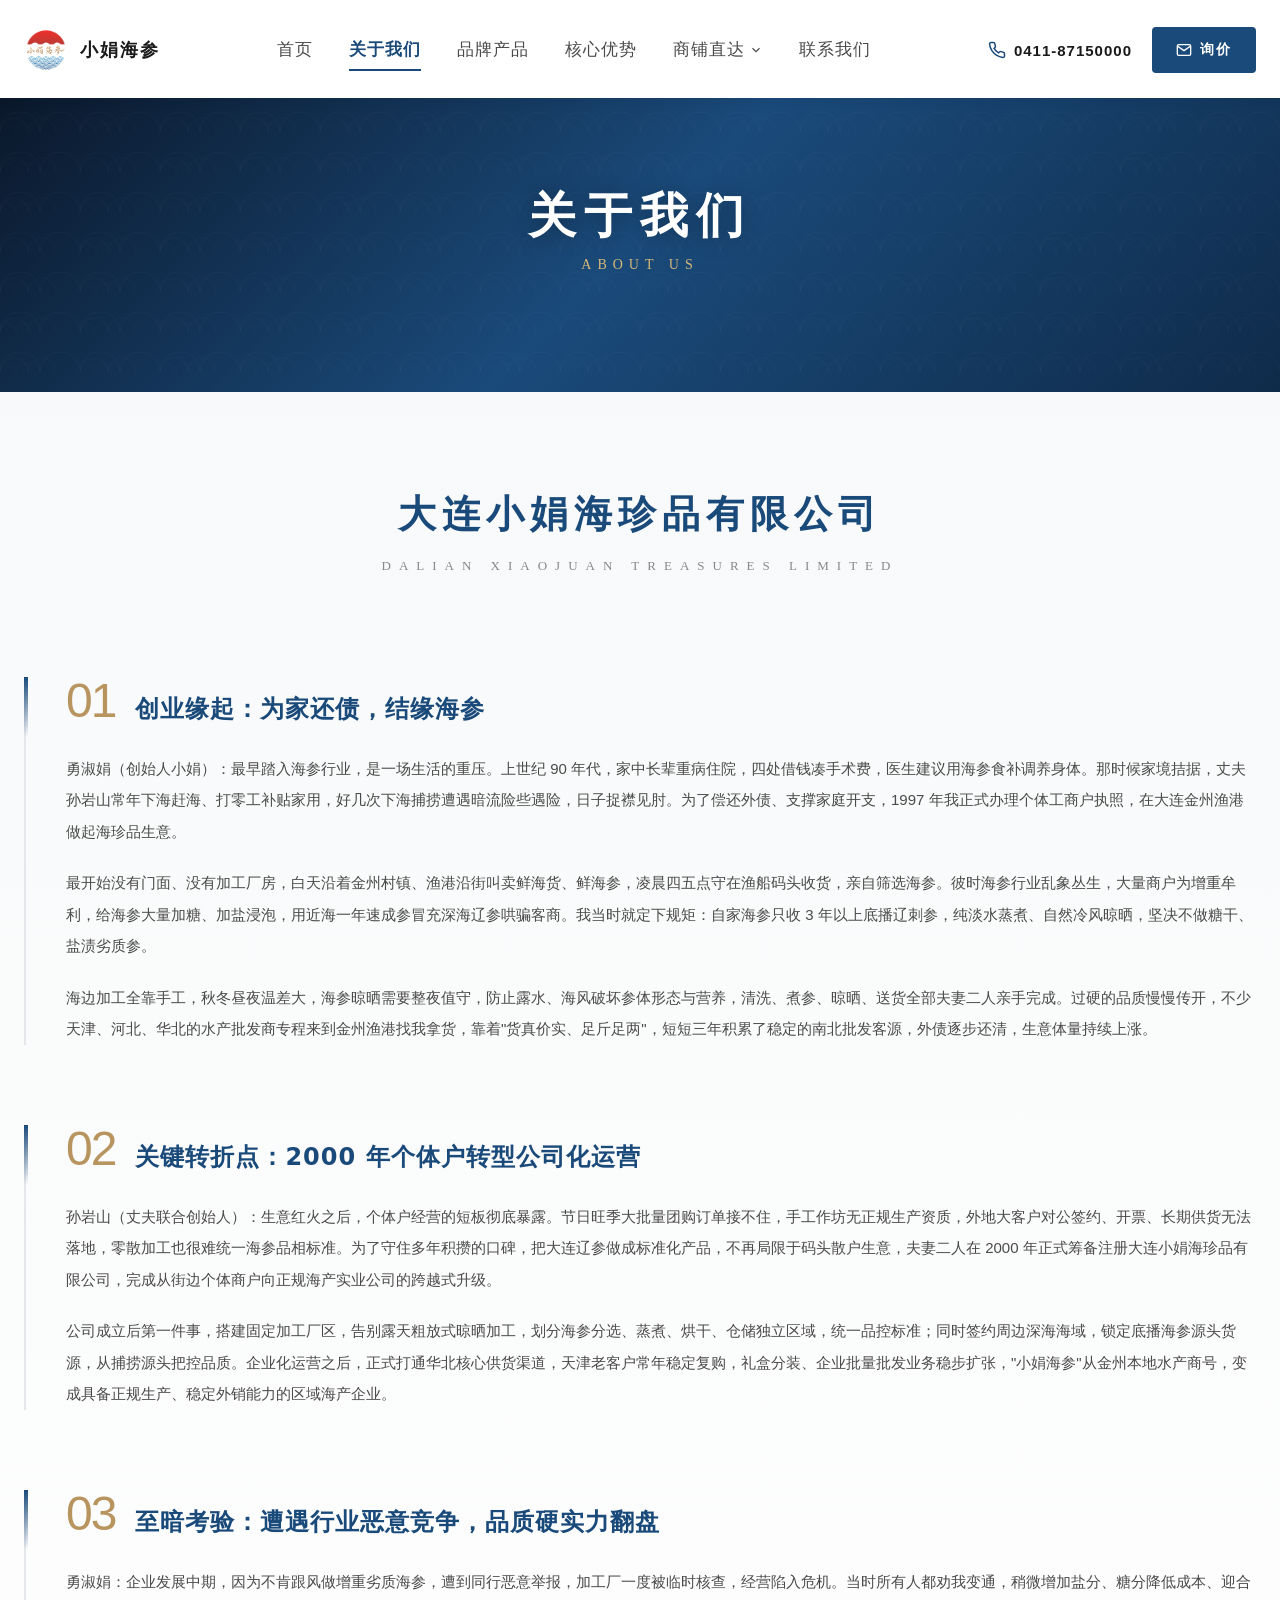
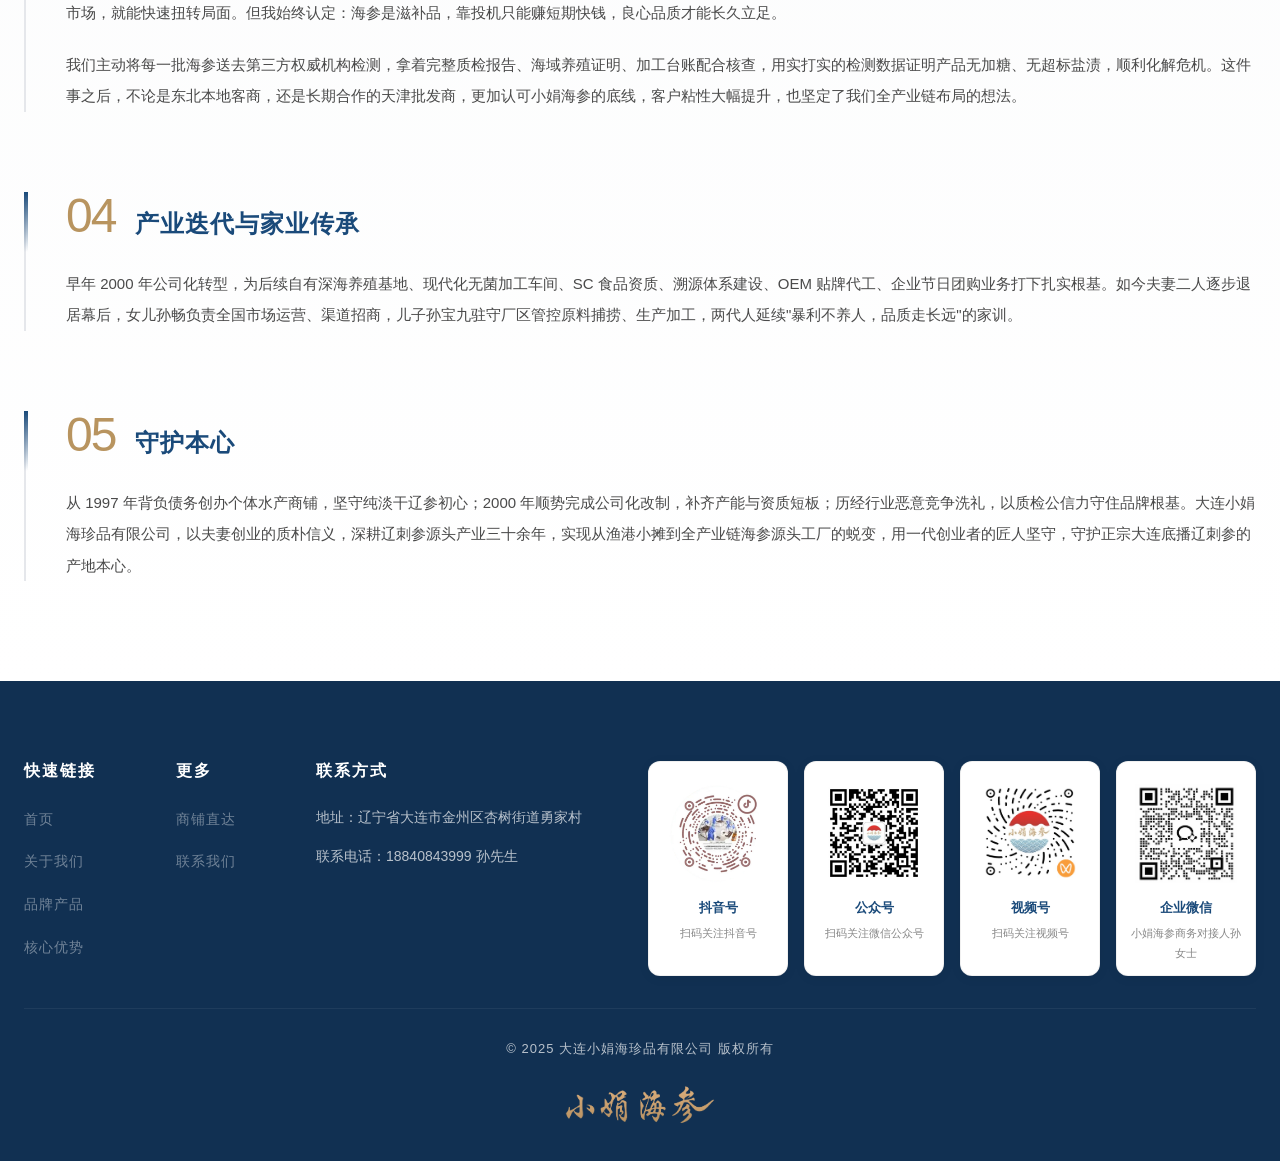
<file: about/index.html>
<!DOCTYPE html><html lang="zh-CN"><head>
    <meta charset="UTF-8">
    <link rel="icon" href="../favicon.png" type="image/x-icon">
    <link rel="icon" href="../favicon-dark.png" type="image/png" media="(prefers-color-scheme: dark)">
    <meta name="viewport" content="width=device-width, initial-scale=1.0">

    <!-- Primary Meta Tags (SSR 默认值，客户端由 useSeoMeta 按路由覆盖) -->
    <title>关于我们 - 大连小娟海珍品有限公司 | 始创1997年 30年海参加工经验</title>
    <meta name="title" content="大连小娟海珍品有限公司 - 30年专业海参加工供应商 | 即食海参 淡干海参 OEM代工">
    <meta name="description" content="大连小娟海珍品有限公司，始建1997年，大连高品质海参加工企业，4500㎡生产车间，6条柔性智造产线，活参年加工量800余吨，为大连一半海参品牌提供OEM/ODM代工服务。">
    <meta name="keywords" content="大连海参,小娟海参,海参加工企业,辽参生产基地,海参OEM代工">

    <!-- Canonical -->
    <link rel="canonical" href="https://xjhzp.com/about">

    <!-- Open Graph / Facebook / LinkedIn -->
    <meta property="og:type" content="website">
    <meta property="og:site_name" content="大连小娟海珍品有限公司">
    <meta property="og:title" content="关于我们 - 大连小娟海珍品有限公司 | 始创1997年 30年海参加工经验">
    <meta property="og:description" content="大连小娟海珍品有限公司，始建1997年，大连高品质海参加工企业，4500㎡生产车间，6条柔性智造产线，活参年加工量800余吨，为大连一半海参品牌提供OEM/ODM代工服务。">
    <meta property="og:url" content="https://xjhzp.com/about">
    <meta property="og:image:alt" content="大连小娟海珍品有限公司">
    <meta property="og:image:width" content="1200">
    <meta property="og:image:height" content="630">

    <!-- Twitter Card -->
    <meta name="twitter:card" content="summary_large_image">
    <meta name="twitter:title" content="关于我们 - 大连小娟海珍品有限公司 | 始创1997年 30年海参加工经验">
    <meta name="twitter:description" content="大连小娟海珍品有限公司，始建1997年，大连高品质海参加工企业，4500㎡生产车间，6条柔性智造产线，活参年加工量800余吨，为大连一半海参品牌提供OEM/ODM代工服务。">
    <meta name="twitter:image:alt" content="大连小娟海珍品有限公司">
    
    <link rel="stylesheet" crossorigin="" href="../assets/index-ff_Klkkk.css">
  <style type="text/css">[data-sonner-toaster][dir=ltr],html[dir=ltr]{--toast-icon-margin-start:-3px;--toast-icon-margin-end:4px;--toast-svg-margin-start:-1px;--toast-svg-margin-end:0px;--toast-button-margin-start:auto;--toast-button-margin-end:0;--toast-close-button-start:0;--toast-close-button-end:unset;--toast-close-button-transform:translate(-35%, -35%)}[data-sonner-toaster][dir=rtl],html[dir=rtl]{--toast-icon-margin-start:4px;--toast-icon-margin-end:-3px;--toast-svg-margin-start:0px;--toast-svg-margin-end:-1px;--toast-button-margin-start:0;--toast-button-margin-end:auto;--toast-close-button-start:unset;--toast-close-button-end:0;--toast-close-button-transform:translate(35%, -35%)}[data-sonner-toaster]{position:fixed;width:var(--width);font-family:ui-sans-serif,system-ui,-apple-system,BlinkMacSystemFont,Segoe UI,Roboto,Helvetica Neue,Arial,Noto Sans,sans-serif,Apple Color Emoji,Segoe UI Emoji,Segoe UI Symbol,Noto Color Emoji;--gray1:hsl(0, 0%, 99%);--gray2:hsl(0, 0%, 97.3%);--gray3:hsl(0, 0%, 95.1%);--gray4:hsl(0, 0%, 93%);--gray5:hsl(0, 0%, 90.9%);--gray6:hsl(0, 0%, 88.7%);--gray7:hsl(0, 0%, 85.8%);--gray8:hsl(0, 0%, 78%);--gray9:hsl(0, 0%, 56.1%);--gray10:hsl(0, 0%, 52.3%);--gray11:hsl(0, 0%, 43.5%);--gray12:hsl(0, 0%, 9%);--border-radius:8px;box-sizing:border-box;padding:0;margin:0;list-style:none;outline:0;z-index:999999999;transition:transform .4s ease}@media (hover:none) and (pointer:coarse){[data-sonner-toaster][data-lifted=true]{transform:none}}[data-sonner-toaster][data-x-position=right]{right:var(--offset-right)}[data-sonner-toaster][data-x-position=left]{left:var(--offset-left)}[data-sonner-toaster][data-x-position=center]{left:50%;transform:translateX(-50%)}[data-sonner-toaster][data-y-position=top]{top:var(--offset-top)}[data-sonner-toaster][data-y-position=bottom]{bottom:var(--offset-bottom)}[data-sonner-toast]{--y:translateY(100%);--lift-amount:calc(var(--lift) * var(--gap));z-index:var(--z-index);position:absolute;opacity:0;transform:var(--y);touch-action:none;transition:transform .4s,opacity .4s,height .4s,box-shadow .2s;box-sizing:border-box;outline:0;overflow-wrap:anywhere}[data-sonner-toast][data-styled=true]{padding:16px;background:var(--normal-bg);border:1px solid var(--normal-border);color:var(--normal-text);border-radius:var(--border-radius);box-shadow:0 4px 12px rgba(0,0,0,.1);width:var(--width);font-size:13px;display:flex;align-items:center;gap:6px}[data-sonner-toast]:focus-visible{box-shadow:0 4px 12px rgba(0,0,0,.1),0 0 0 2px rgba(0,0,0,.2)}[data-sonner-toast][data-y-position=top]{top:0;--y:translateY(-100%);--lift:1;--lift-amount:calc(1 * var(--gap))}[data-sonner-toast][data-y-position=bottom]{bottom:0;--y:translateY(100%);--lift:-1;--lift-amount:calc(var(--lift) * var(--gap))}[data-sonner-toast][data-styled=true] [data-description]{font-weight:400;line-height:1.4;color:#3f3f3f}[data-rich-colors=true][data-sonner-toast][data-styled=true] [data-description]{color:inherit}[data-sonner-toaster][data-sonner-theme=dark] [data-description]{color:#e8e8e8}[data-sonner-toast][data-styled=true] [data-title]{font-weight:500;line-height:1.5;color:inherit}[data-sonner-toast][data-styled=true] [data-icon]{display:flex;height:16px;width:16px;position:relative;justify-content:flex-start;align-items:center;flex-shrink:0;margin-left:var(--toast-icon-margin-start);margin-right:var(--toast-icon-margin-end)}[data-sonner-toast][data-promise=true] [data-icon]>svg{opacity:0;transform:scale(.8);transform-origin:center;animation:sonner-fade-in .3s ease forwards}[data-sonner-toast][data-styled=true] [data-icon]>*{flex-shrink:0}[data-sonner-toast][data-styled=true] [data-icon] svg{margin-left:var(--toast-svg-margin-start);margin-right:var(--toast-svg-margin-end)}[data-sonner-toast][data-styled=true] [data-content]{display:flex;flex-direction:column;gap:2px}[data-sonner-toast][data-styled=true] [data-button]{border-radius:4px;padding-left:8px;padding-right:8px;height:24px;font-size:12px;color:var(--normal-bg);background:var(--normal-text);margin-left:var(--toast-button-margin-start);margin-right:var(--toast-button-margin-end);border:none;font-weight:500;cursor:pointer;outline:0;display:flex;align-items:center;flex-shrink:0;transition:opacity .4s,box-shadow .2s}[data-sonner-toast][data-styled=true] [data-button]:focus-visible{box-shadow:0 0 0 2px rgba(0,0,0,.4)}[data-sonner-toast][data-styled=true] [data-button]:first-of-type{margin-left:var(--toast-button-margin-start);margin-right:var(--toast-button-margin-end)}[data-sonner-toast][data-styled=true] [data-cancel]{color:var(--normal-text);background:rgba(0,0,0,.08)}[data-sonner-toaster][data-sonner-theme=dark] [data-sonner-toast][data-styled=true] [data-cancel]{background:rgba(255,255,255,.3)}[data-sonner-toast][data-styled=true] [data-close-button]{position:absolute;left:var(--toast-close-button-start);right:var(--toast-close-button-end);top:0;height:20px;width:20px;display:flex;justify-content:center;align-items:center;padding:0;color:var(--gray12);background:var(--normal-bg);border:1px solid var(--gray4);transform:var(--toast-close-button-transform);border-radius:50%;cursor:pointer;z-index:1;transition:opacity .1s,background .2s,border-color .2s}[data-sonner-toast][data-styled=true] [data-close-button]:focus-visible{box-shadow:0 4px 12px rgba(0,0,0,.1),0 0 0 2px rgba(0,0,0,.2)}[data-sonner-toast][data-styled=true] [data-disabled=true]{cursor:not-allowed}[data-sonner-toast][data-styled=true]:hover [data-close-button]:hover{background:var(--gray2);border-color:var(--gray5)}[data-sonner-toast][data-swiping=true]::before{content:'';position:absolute;left:-100%;right:-100%;height:100%;z-index:-1}[data-sonner-toast][data-y-position=top][data-swiping=true]::before{bottom:50%;transform:scaleY(3) translateY(50%)}[data-sonner-toast][data-y-position=bottom][data-swiping=true]::before{top:50%;transform:scaleY(3) translateY(-50%)}[data-sonner-toast][data-swiping=false][data-removed=true]::before{content:'';position:absolute;inset:0;transform:scaleY(2)}[data-sonner-toast][data-expanded=true]::after{content:'';position:absolute;left:0;height:calc(var(--gap) + 1px);bottom:100%;width:100%}[data-sonner-toast][data-mounted=true]{--y:translateY(0);opacity:1}[data-sonner-toast][data-expanded=false][data-front=false]{--scale:var(--toasts-before) * 0.05 + 1;--y:translateY(calc(var(--lift-amount) * var(--toasts-before))) scale(calc(-1 * var(--scale)));height:var(--front-toast-height)}[data-sonner-toast]>*{transition:opacity .4s}[data-sonner-toast][data-x-position=right]{right:0}[data-sonner-toast][data-x-position=left]{left:0}[data-sonner-toast][data-expanded=false][data-front=false][data-styled=true]>*{opacity:0}[data-sonner-toast][data-visible=false]{opacity:0;pointer-events:none}[data-sonner-toast][data-mounted=true][data-expanded=true]{--y:translateY(calc(var(--lift) * var(--offset)));height:var(--initial-height)}[data-sonner-toast][data-removed=true][data-front=true][data-swipe-out=false]{--y:translateY(calc(var(--lift) * -100%));opacity:0}[data-sonner-toast][data-removed=true][data-front=false][data-swipe-out=false][data-expanded=true]{--y:translateY(calc(var(--lift) * var(--offset) + var(--lift) * -100%));opacity:0}[data-sonner-toast][data-removed=true][data-front=false][data-swipe-out=false][data-expanded=false]{--y:translateY(40%);opacity:0;transition:transform .5s,opacity .2s}[data-sonner-toast][data-removed=true][data-front=false]::before{height:calc(var(--initial-height) + 20%)}[data-sonner-toast][data-swiping=true]{transform:var(--y) translateY(var(--swipe-amount-y,0)) translateX(var(--swipe-amount-x,0));transition:none}[data-sonner-toast][data-swiped=true]{user-select:none}[data-sonner-toast][data-swipe-out=true][data-y-position=bottom],[data-sonner-toast][data-swipe-out=true][data-y-position=top]{animation-duration:.2s;animation-timing-function:ease-out;animation-fill-mode:forwards}[data-sonner-toast][data-swipe-out=true][data-swipe-direction=left]{animation-name:swipe-out-left}[data-sonner-toast][data-swipe-out=true][data-swipe-direction=right]{animation-name:swipe-out-right}[data-sonner-toast][data-swipe-out=true][data-swipe-direction=up]{animation-name:swipe-out-up}[data-sonner-toast][data-swipe-out=true][data-swipe-direction=down]{animation-name:swipe-out-down}@keyframes swipe-out-left{from{transform:var(--y) translateX(var(--swipe-amount-x));opacity:1}to{transform:var(--y) translateX(calc(var(--swipe-amount-x) - 100%));opacity:0}}@keyframes swipe-out-right{from{transform:var(--y) translateX(var(--swipe-amount-x));opacity:1}to{transform:var(--y) translateX(calc(var(--swipe-amount-x) + 100%));opacity:0}}@keyframes swipe-out-up{from{transform:var(--y) translateY(var(--swipe-amount-y));opacity:1}to{transform:var(--y) translateY(calc(var(--swipe-amount-y) - 100%));opacity:0}}@keyframes swipe-out-down{from{transform:var(--y) translateY(var(--swipe-amount-y));opacity:1}to{transform:var(--y) translateY(calc(var(--swipe-amount-y) + 100%));opacity:0}}@media (max-width:600px){[data-sonner-toaster]{position:fixed;right:var(--mobile-offset-right);left:var(--mobile-offset-left);width:100%}[data-sonner-toaster][dir=rtl]{left:calc(var(--mobile-offset-left) * -1)}[data-sonner-toaster] [data-sonner-toast]{left:0;right:0;width:calc(100% - var(--mobile-offset-left) * 2)}[data-sonner-toaster][data-x-position=left]{left:var(--mobile-offset-left)}[data-sonner-toaster][data-y-position=bottom]{bottom:var(--mobile-offset-bottom)}[data-sonner-toaster][data-y-position=top]{top:var(--mobile-offset-top)}[data-sonner-toaster][data-x-position=center]{left:var(--mobile-offset-left);right:var(--mobile-offset-right);transform:none}}[data-sonner-toaster][data-sonner-theme=light]{--normal-bg:#fff;--normal-border:var(--gray4);--normal-text:var(--gray12);--success-bg:hsl(143, 85%, 96%);--success-border:hsl(145, 92%, 87%);--success-text:hsl(140, 100%, 27%);--info-bg:hsl(208, 100%, 97%);--info-border:hsl(221, 91%, 93%);--info-text:hsl(210, 92%, 45%);--warning-bg:hsl(49, 100%, 97%);--warning-border:hsl(49, 91%, 84%);--warning-text:hsl(31, 92%, 45%);--error-bg:hsl(359, 100%, 97%);--error-border:hsl(359, 100%, 94%);--error-text:hsl(360, 100%, 45%)}[data-sonner-toaster][data-sonner-theme=light] [data-sonner-toast][data-invert=true]{--normal-bg:#000;--normal-border:hsl(0, 0%, 20%);--normal-text:var(--gray1)}[data-sonner-toaster][data-sonner-theme=dark] [data-sonner-toast][data-invert=true]{--normal-bg:#fff;--normal-border:var(--gray3);--normal-text:var(--gray12)}[data-sonner-toaster][data-sonner-theme=dark]{--normal-bg:#000;--normal-bg-hover:hsl(0, 0%, 12%);--normal-border:hsl(0, 0%, 20%);--normal-border-hover:hsl(0, 0%, 25%);--normal-text:var(--gray1);--success-bg:hsl(150, 100%, 6%);--success-border:hsl(147, 100%, 12%);--success-text:hsl(150, 86%, 65%);--info-bg:hsl(215, 100%, 6%);--info-border:hsl(223, 43%, 17%);--info-text:hsl(216, 87%, 65%);--warning-bg:hsl(64, 100%, 6%);--warning-border:hsl(60, 100%, 9%);--warning-text:hsl(46, 87%, 65%);--error-bg:hsl(358, 76%, 10%);--error-border:hsl(357, 89%, 16%);--error-text:hsl(358, 100%, 81%)}[data-sonner-toaster][data-sonner-theme=dark] [data-sonner-toast] [data-close-button]{background:var(--normal-bg);border-color:var(--normal-border);color:var(--normal-text)}[data-sonner-toaster][data-sonner-theme=dark] [data-sonner-toast] [data-close-button]:hover{background:var(--normal-bg-hover);border-color:var(--normal-border-hover)}[data-rich-colors=true][data-sonner-toast][data-type=success]{background:var(--success-bg);border-color:var(--success-border);color:var(--success-text)}[data-rich-colors=true][data-sonner-toast][data-type=success] [data-close-button]{background:var(--success-bg);border-color:var(--success-border);color:var(--success-text)}[data-rich-colors=true][data-sonner-toast][data-type=info]{background:var(--info-bg);border-color:var(--info-border);color:var(--info-text)}[data-rich-colors=true][data-sonner-toast][data-type=info] [data-close-button]{background:var(--info-bg);border-color:var(--info-border);color:var(--info-text)}[data-rich-colors=true][data-sonner-toast][data-type=warning]{background:var(--warning-bg);border-color:var(--warning-border);color:var(--warning-text)}[data-rich-colors=true][data-sonner-toast][data-type=warning] [data-close-button]{background:var(--warning-bg);border-color:var(--warning-border);color:var(--warning-text)}[data-rich-colors=true][data-sonner-toast][data-type=error]{background:var(--error-bg);border-color:var(--error-border);color:var(--error-text)}[data-rich-colors=true][data-sonner-toast][data-type=error] [data-close-button]{background:var(--error-bg);border-color:var(--error-border);color:var(--error-text)}.sonner-loading-wrapper{--size:16px;height:var(--size);width:var(--size);position:absolute;inset:0;z-index:10}.sonner-loading-wrapper[data-visible=false]{transform-origin:center;animation:sonner-fade-out .2s ease forwards}.sonner-spinner{position:relative;top:50%;left:50%;height:var(--size);width:var(--size)}.sonner-loading-bar{animation:sonner-spin 1.2s linear infinite;background:var(--gray11);border-radius:6px;height:8%;left:-10%;position:absolute;top:-3.9%;width:24%}.sonner-loading-bar:first-child{animation-delay:-1.2s;transform:rotate(.0001deg) translate(146%)}.sonner-loading-bar:nth-child(2){animation-delay:-1.1s;transform:rotate(30deg) translate(146%)}.sonner-loading-bar:nth-child(3){animation-delay:-1s;transform:rotate(60deg) translate(146%)}.sonner-loading-bar:nth-child(4){animation-delay:-.9s;transform:rotate(90deg) translate(146%)}.sonner-loading-bar:nth-child(5){animation-delay:-.8s;transform:rotate(120deg) translate(146%)}.sonner-loading-bar:nth-child(6){animation-delay:-.7s;transform:rotate(150deg) translate(146%)}.sonner-loading-bar:nth-child(7){animation-delay:-.6s;transform:rotate(180deg) translate(146%)}.sonner-loading-bar:nth-child(8){animation-delay:-.5s;transform:rotate(210deg) translate(146%)}.sonner-loading-bar:nth-child(9){animation-delay:-.4s;transform:rotate(240deg) translate(146%)}.sonner-loading-bar:nth-child(10){animation-delay:-.3s;transform:rotate(270deg) translate(146%)}.sonner-loading-bar:nth-child(11){animation-delay:-.2s;transform:rotate(300deg) translate(146%)}.sonner-loading-bar:nth-child(12){animation-delay:-.1s;transform:rotate(330deg) translate(146%)}@keyframes sonner-fade-in{0%{opacity:0;transform:scale(.8)}100%{opacity:1;transform:scale(1)}}@keyframes sonner-fade-out{0%{opacity:1;transform:scale(1)}100%{opacity:0;transform:scale(.8)}}@keyframes sonner-spin{0%{opacity:1}100%{opacity:.15}}@media (prefers-reduced-motion){.sonner-loading-bar,[data-sonner-toast],[data-sonner-toast]>*{transition:none!important;animation:none!important}}.sonner-loader{position:absolute;top:50%;left:50%;transform:translate(-50%,-50%);transform-origin:center;transition:opacity .2s,transform .2s}.sonner-loader[data-visible=false]{opacity:0;transform:scale(.8) translate(-50%,-50%)}</style><script type="application/ld+json">{"@context":"https://schema.org","@type":"Organization","name":"大连小娟海珍品有限公司","url":"https://xjhzp.com","logo":"/AppUpload/Image/521a72d643084b9f86b425259fb7df41.png","description":"大连小娟海珍品有限公司，始创于1997年，30年海参加工经验，为50%大连海参品牌代工，工厂4500平，活参年加工量800余吨，覆盖即食、淡干、半干等全品类，提供OEM/ODM代工服务。","contactPoint":{"@type":"ContactPoint","telephone":"18840843999","contactType":"customer service","availableLanguage":"Chinese"},"address":{"@type":"PostalAddress","streetAddress":"辽宁省大连市金州区杏树街道勇家村","addressLocality":"大连市","addressRegion":"辽宁省","addressCountry":"CN"}}</script><link rel="stylesheet" href="../assets/replay.css">
</head>
  <body>
    <div id="root"><div class="font-sans antialiased"><div class="site-public js-enabled"><nav class="navbar navbar-new" id="navbar"><div class="navbar-new-inner"><a class="navbar-new-logo" href="../" data-discover="true"><img alt="大连海珍品有限公司 Logo" src="../AppUpload/Image/89952b265f49439291ce87c8d997079f.png"><span class="navbar-new-logo-text">小娟海参</span></a><div class="navbar-new-menu" id="navMenu"><a class="" href="../" data-discover="true">首页</a><a aria-current="page" class="active" href="../about/" data-discover="true">关于我们</a><a class="" href="../products/" data-discover="true">品牌产品</a><a class="" href="../advantages/" data-discover="true">核心优势</a><div class="nav-dropdown" style="position: relative;"><span class="nav-dropdown-trigger">商铺直达<svg class="nav-dropdown-arrow" viewBox="0 0 24 24" fill="none" stroke="currentColor" stroke-width="2" width="14" height="14"><path d="M6 9l6 6 6-6"></path></svg></span><div class="nav-dropdown-menu"><a href="https://hdwjjdtool.1688.com/?spm=a26352.13672862.offerlist.12.112c1e625WnYw3" target="_blank" rel="noopener noreferrer" class="nav-dropdown-link">1688</a><a href="https://deyusx.tmall.com/category.htm?appUid=RAzN8HWYk7h5xTE3ZHbEDf7niyhHfwD9iPduKSLmNQchta3KhMH&amp;spm=a21n57.1.hoverItem.3" target="_blank" rel="noopener noreferrer" class="nav-dropdown-link">天猫</a><a href="https://mall.jd.com/index-186212.html?from=pc&amp;spmTag=[base64]&amp;cid=0" target="_blank" rel="noopener noreferrer" class="nav-dropdown-link">京东</a></div></div><a class="" href="../contact/" data-discover="true">联系我们</a></div><div class="navbar-new-right"><a class="navbar-new-phone" href="../contact/" data-discover="true"><svg viewBox="0 0 24 24" fill="none" stroke="currentColor" stroke-width="2"><path d="M22 16.92v3a2 2 0 0 1-2.18 2 19.79 19.79 0 0 1-8.63-3.07 19.5 19.5 0 0 1-6-6 19.79 19.79 0 0 1-3.07-8.67A2 2 0 0 1 4.11 2h3a2 2 0 0 1 2 1.72c.127.96.361 1.903.7 2.81a2 2 0 0 1-.45 2.11L8.09 9.91a16 16 0 0 0 6 6l1.27-1.27a2 2 0 0 1 2.11-.45c.907.339 1.85.573 2.81.7A2 2 0 0 1 22 16.92z"></path></svg><span>0411-87150000</span></a><a class="navbar-new-cta" href="../contact/" data-discover="true"><svg viewBox="0 0 24 24" fill="none" stroke="currentColor" stroke-width="2"><path d="M4 4h16c1.1 0 2 .9 2 2v12c0 1.1-.9 2-2 2H4c-1.1 0-2-.9-2-2V6c0-1.1.9-2 2-2z"></path><polyline points="22,6 12,13 2,6"></polyline></svg>询价</a></div><div class="navbar-new-toggle" id="navToggle" role="button" aria-label="打开菜单"><span></span><span></span><span></span></div></div></nav><main><section class="page-banner"><div class="page-banner-bg"></div><div class="page-banner-content"><h1 class="fade-in visible">关于我们</h1><p class="fade-in fade-in-delay-1 visible">About Us</p></div></section><section class="about-story-section" style="padding: 100px 0px; background: linear-gradient(rgb(248, 249, 250) 0%, rgb(255, 255, 255) 100%);"><div class="container"><div class="section-title fade-in visible" style="margin-bottom: 100px; text-align: center;"><h2 style="color: var(--color-blue-deep); font-size: 38px; font-weight: 900; letter-spacing: 6px; margin-bottom: 16px;">大连小娟海珍品有限公司</h2><p class="en-subtitle" style="color: var(--color-mid-gray); font-size: 13px; letter-spacing: 8px; text-transform: uppercase; margin-bottom: 24px;">DALIAN XIAOJUAN TREASURES LIMITED</p><div class="title-ornament fade-in fade-in-delay-2 visible"><span class="line"></span><span class="diamond"></span><span class="dot"></span><span class="diamond"></span><span class="line"></span></div></div><div class="story-chapter fade-in visible" style="margin-bottom: 80px; padding-left: 40px; border-left: 2px solid rgb(229, 231, 235); position: relative;"><div style="position: absolute; left: -2px; top: 0px; width: 4px; height: 60px; background: linear-gradient(rgb(26, 74, 122), transparent);"></div><div style="display: flex; align-items: baseline; gap: 20px; margin-bottom: 28px;"><span style="color: rgb(184, 148, 95); font-size: 48px; font-weight: 200; line-height: 1; letter-spacing: -2px;">01</span><h3 style="color: var(--color-blue-deep); font-size: 24px; font-weight: 700; letter-spacing: 1px; margin: 0px;">创业缘起：为家还债，结缘海参</h3></div><p style="line-height: 2.1; color: var(--color-dark-gray); margin-bottom: 20px; font-size: 15px;">勇淑娟（创始人小娟）：最早踏入海参行业，是一场生活的重压。上世纪 90 年代，家中长辈重病住院，四处借钱凑手术费，医生建议用海参食补调养身体。那时候家境拮据，丈夫孙岩山常年下海赶海、打零工补贴家用，好几次下海捕捞遭遇暗流险些遇险，日子捉襟见肘。为了偿还外债、支撑家庭开支，1997 年我正式办理个体工商户执照，在大连金州渔港做起海珍品生意。</p><p style="line-height: 2.1; color: var(--color-dark-gray); margin-bottom: 20px; font-size: 15px;">最开始没有门面、没有加工厂房，白天沿着金州村镇、渔港沿街叫卖鲜海货、鲜海参，凌晨四五点守在渔船码头收货，亲自筛选海参。彼时海参行业乱象丛生，大量商户为增重牟利，给海参大量加糖、加盐浸泡，用近海一年速成参冒充深海辽参哄骗客商。我当时就定下规矩：自家海参只收 3 年以上底播辽刺参，纯淡水蒸煮、自然冷风晾晒，坚决不做糖干、盐渍劣质参。</p><p style="line-height: 2.1; color: var(--color-dark-gray); font-size: 15px;">海边加工全靠手工，秋冬昼夜温差大，海参晾晒需要整夜值守，防止露水、海风破坏参体形态与营养，清洗、煮参、晾晒、送货全部夫妻二人亲手完成。过硬的品质慢慢传开，不少天津、河北、华北的水产批发商专程来到金州渔港找我拿货，靠着"货真价实、足斤足两"，短短三年积累了稳定的南北批发客源，外债逐步还清，生意体量持续上涨。</p></div><div class="story-chapter fade-in visible" style="margin-bottom: 80px; padding-left: 40px; border-left: 2px solid rgb(229, 231, 235); position: relative;"><div style="position: absolute; left: -2px; top: 0px; width: 4px; height: 60px; background: linear-gradient(rgb(26, 74, 122), transparent);"></div><div style="display: flex; align-items: baseline; gap: 20px; margin-bottom: 28px;"><span style="color: rgb(184, 148, 95); font-size: 48px; font-weight: 200; line-height: 1; letter-spacing: -2px;">02</span><h3 style="color: var(--color-blue-deep); font-size: 24px; font-weight: 700; letter-spacing: 1px; margin: 0px;">关键转折点：2000 年个体户转型公司化运营</h3></div><p style="line-height: 2.1; color: var(--color-dark-gray); margin-bottom: 20px; font-size: 15px;">孙岩山（丈夫联合创始人）：生意红火之后，个体户经营的短板彻底暴露。节日旺季大批量团购订单接不住，手工作坊无正规生产资质，外地大客户对公签约、开票、长期供货无法落地，零散加工也很难统一海参品相标准。为了守住多年积攒的口碑，把大连辽参做成标准化产品，不再局限于码头散户生意，夫妻二人在 2000 年正式筹备注册大连小娟海珍品有限公司，完成从街边个体商户向正规海产实业公司的跨越式升级。</p><p style="line-height: 2.1; color: var(--color-dark-gray); font-size: 15px;">公司成立后第一件事，搭建固定加工厂区，告别露天粗放式晾晒加工，划分海参分选、蒸煮、烘干、仓储独立区域，统一品控标准；同时签约周边深海海域，锁定底播海参源头货源，从捕捞源头把控品质。企业化运营之后，正式打通华北核心供货渠道，天津老客户常年稳定复购，礼盒分装、企业批量批发业务稳步扩张，"小娟海参"从金州本地水产商号，变成具备正规生产、稳定外销能力的区域海产企业。</p></div><div class="story-chapter fade-in visible" style="margin-bottom: 80px; padding-left: 40px; border-left: 2px solid rgb(229, 231, 235); position: relative;"><div style="position: absolute; left: -2px; top: 0px; width: 4px; height: 60px; background: linear-gradient(rgb(26, 74, 122), transparent);"></div><div style="display: flex; align-items: baseline; gap: 20px; margin-bottom: 28px;"><span style="color: rgb(184, 148, 95); font-size: 48px; font-weight: 200; line-height: 1; letter-spacing: -2px;">03</span><h3 style="color: var(--color-blue-deep); font-size: 24px; font-weight: 700; letter-spacing: 1px; margin: 0px;">至暗考验：遭遇行业恶意竞争，品质硬实力翻盘</h3></div><p style="line-height: 2.1; color: var(--color-dark-gray); margin-bottom: 20px; font-size: 15px;">勇淑娟：企业发展中期，因为不肯跟风做增重劣质海参，遭到同行恶意举报，加工厂一度被临时核查，经营陷入危机。当时所有人都劝我变通，稍微增加盐分、糖分降低成本、迎合市场，就能快速扭转局面。但我始终认定：海参是滋补品，靠投机只能赚短期快钱，良心品质才能长久立足。</p><p style="line-height: 2.1; color: var(--color-dark-gray); font-size: 15px;">我们主动将每一批海参送去第三方权威机构检测，拿着完整质检报告、海域养殖证明、加工台账配合核查，用实打实的检测数据证明产品无加糖、无超标盐渍，顺利化解危机。这件事之后，不论是东北本地客商，还是长期合作的天津批发商，更加认可小娟海参的底线，客户粘性大幅提升，也坚定了我们全产业链布局的想法。</p></div><div class="story-chapter fade-in visible" style="margin-bottom: 80px; padding-left: 40px; border-left: 2px solid rgb(229, 231, 235); position: relative;"><div style="position: absolute; left: -2px; top: 0px; width: 4px; height: 60px; background: linear-gradient(rgb(26, 74, 122), transparent);"></div><div style="display: flex; align-items: baseline; gap: 20px; margin-bottom: 28px;"><span style="color: rgb(184, 148, 95); font-size: 48px; font-weight: 200; line-height: 1; letter-spacing: -2px;">04</span><h3 style="color: var(--color-blue-deep); font-size: 24px; font-weight: 700; letter-spacing: 1px; margin: 0px;">产业迭代与家业传承</h3></div><p style="line-height: 2.1; color: var(--color-dark-gray); font-size: 15px;">早年 2000 年公司化转型，为后续自有深海养殖基地、现代化无菌加工车间、SC 食品资质、溯源体系建设、OEM 贴牌代工、企业节日团购业务打下扎实根基。如今夫妻二人逐步退居幕后，女儿孙畅负责全国市场运营、渠道招商，儿子孙宝九驻守厂区管控原料捕捞、生产加工，两代人延续"暴利不养人，品质走长远"的家训。</p></div><div class="story-chapter fade-in visible" style="padding-left: 40px; border-left: 2px solid rgb(229, 231, 235); position: relative;"><div style="position: absolute; left: -2px; top: 0px; width: 4px; height: 60px; background: linear-gradient(rgb(26, 74, 122), transparent);"></div><div style="display: flex; align-items: baseline; gap: 20px; margin-bottom: 28px;"><span style="color: rgb(184, 148, 95); font-size: 48px; font-weight: 200; line-height: 1; letter-spacing: -2px;">05</span><h3 style="color: var(--color-blue-deep); font-size: 24px; font-weight: 700; letter-spacing: 1px; margin: 0px;">守护本心</h3></div><p style="line-height: 2.1; color: var(--color-dark-gray); font-size: 15px;">从 1997 年背负债务创办个体水产商铺，坚守纯淡干辽参初心；2000 年顺势完成公司化改制，补齐产能与资质短板；历经行业恶意竞争洗礼，以质检公信力守住品牌根基。大连小娟海珍品有限公司，以夫妻创业的质朴信义，深耕辽刺参源头产业三十余年，实现从渔港小摊到全产业链海参源头工厂的蜕变，用一代创业者的匠人坚守，守护正宗大连底播辽刺参的产地本心。</p></div></div></section></main><footer class="footer"><div class="container"><div class="inner-footer-top"><div class="inner-footer-links"><div class="footer-col"><h4>快速链接</h4><ul><li><a href="../" data-discover="true">首页</a></li><li><a href="../about/" data-discover="true">关于我们</a></li><li><a href="../products/" data-discover="true">品牌产品</a></li><li><a href="../advantages/" data-discover="true">核心优势</a></li></ul></div><div class="footer-col"><h4>更多</h4><ul><li><a href="https://hdwjjdtool.1688.com/?spm=a26352.13672862.offerlist.12.112c1e625WnYw3" target="_blank" rel="noopener noreferrer">商铺直达</a></li><li><a href="../contact/" data-discover="true">联系我们</a></li></ul></div><div class="footer-col"><h4>联系方式</h4><ul><li class="footer-contact-item">地址：辽宁省大连市金州区杏树街道勇家村</li><li class="footer-contact-item">联系电话：18840843999 孙先生</li></ul></div></div><div class="inner-footer-qr"><div class="inner-qr-card"><div class="inner-qr-img-wrap"><img alt="抖音号" class="inner-qr-img" src="../AppUpload/Image/8b52baa30645438aa3116bb93f550976.jpg"></div><div class="inner-qr-label">抖音号</div><div class="inner-qr-sub">扫码关注抖音号</div></div><div class="inner-qr-card"><div class="inner-qr-img-wrap"><img alt="公众号" class="inner-qr-img" src="../AppUpload/Image/eafeceb8481a473c900341a983e5be58.jpg"></div><div class="inner-qr-label">公众号</div><div class="inner-qr-sub">扫码关注微信公众号</div></div><div class="inner-qr-card"><div class="inner-qr-img-wrap"><img alt="视频号" class="inner-qr-img" src="../AppUpload/Image/6c6bac81618849258ff91b26e636ba14.png"></div><div class="inner-qr-label">视频号</div><div class="inner-qr-sub">扫码关注视频号</div></div><div class="inner-qr-card"><div class="inner-qr-img-wrap"><img alt="企业微信" class="inner-qr-img" src="../AppUpload/Image/521a72d643084b9f86b425259fb7df41.png"></div><div class="inner-qr-label">企业微信</div><div class="inner-qr-sub">小娟海参商务对接人孙女士</div></div></div></div><div class="footer-bottom"><p>© 2025 大连小娟海珍品有限公司 版权所有</p><div class="footer-logo-bottom"><img alt="大连海珍品有限公司 Logo" src="../AppUpload/Image/e2ba5808e01a480f8528a1d72c93f6ad.png"></div></div></div></footer></div><section aria-label="Notifications alt+T" tabindex="-1" aria-live="polite" aria-relevant="additions text" aria-atomic="false"></section></div></div>
  

<noscript><style>.js-enabled .fade-in{opacity:1!important;transform:none!important}</style></noscript>
<script src="../assets/replay.js" defer></script>
</body></html>
</file>
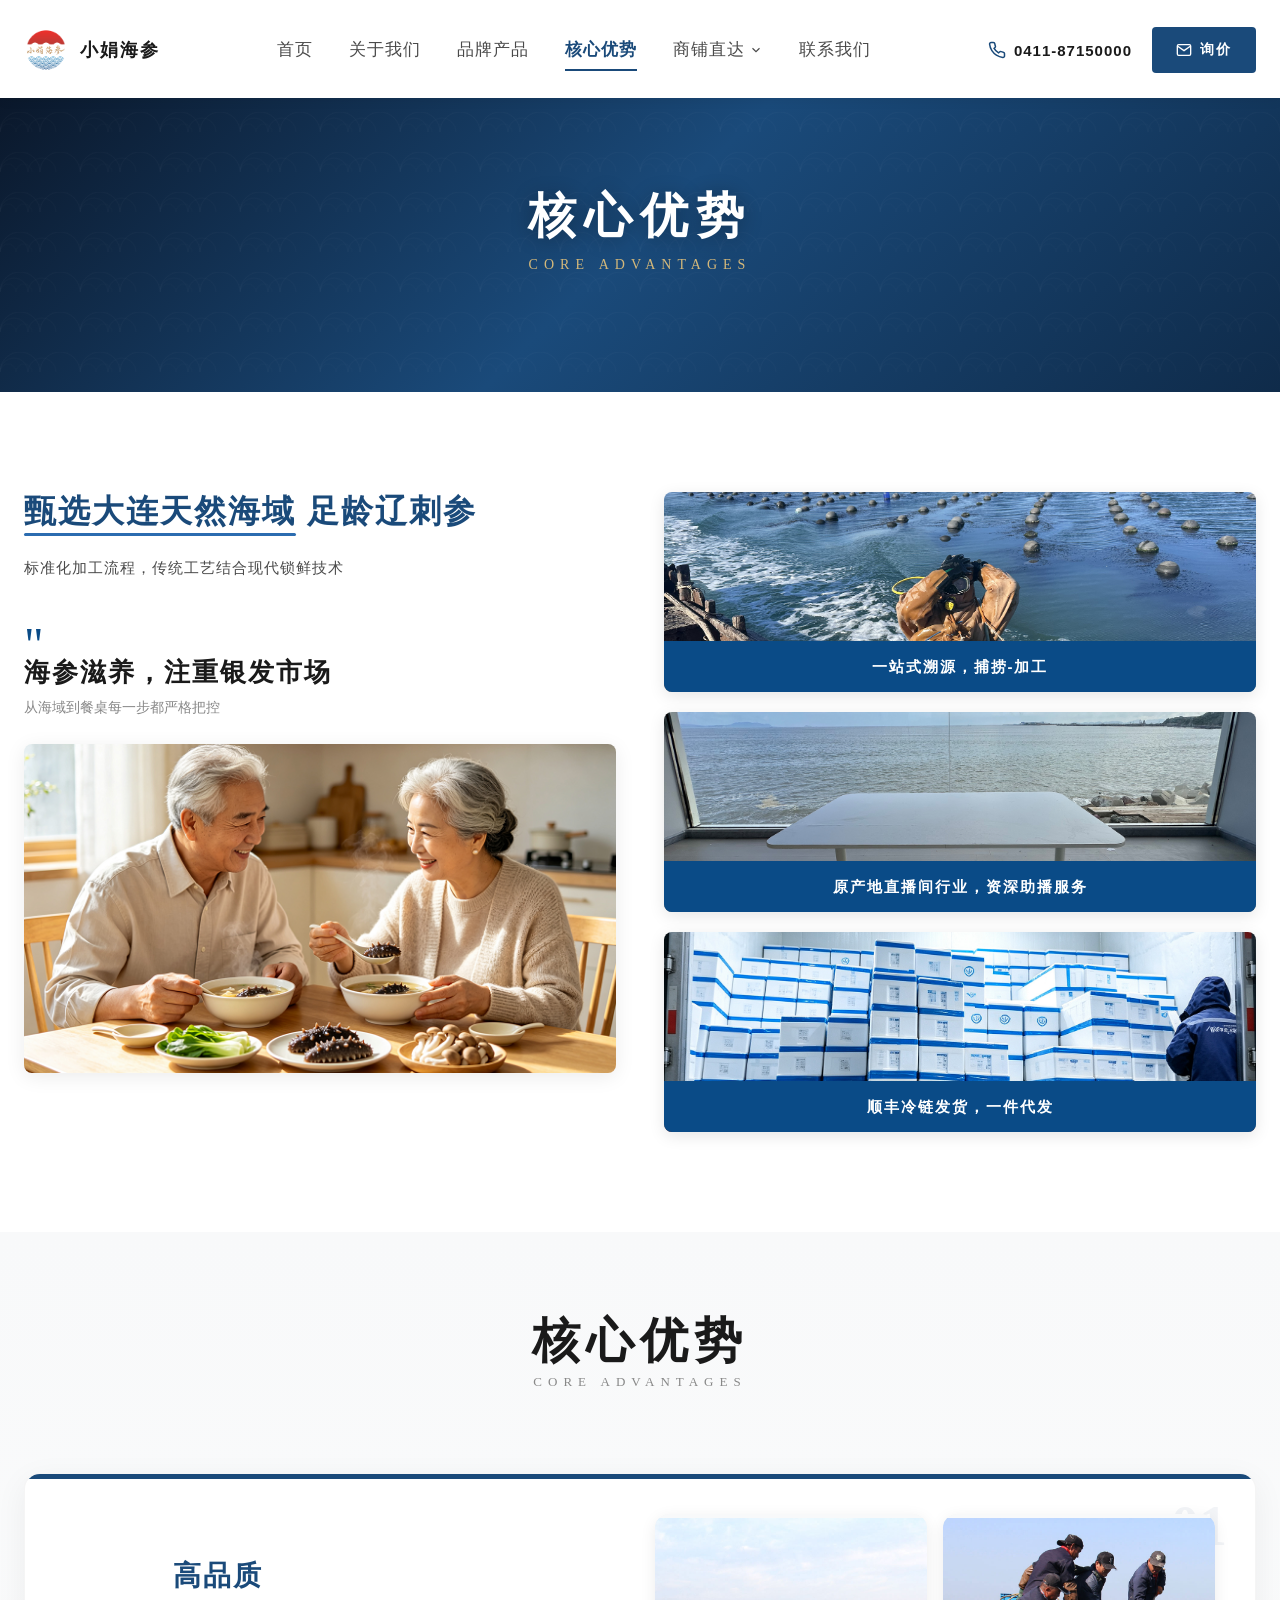
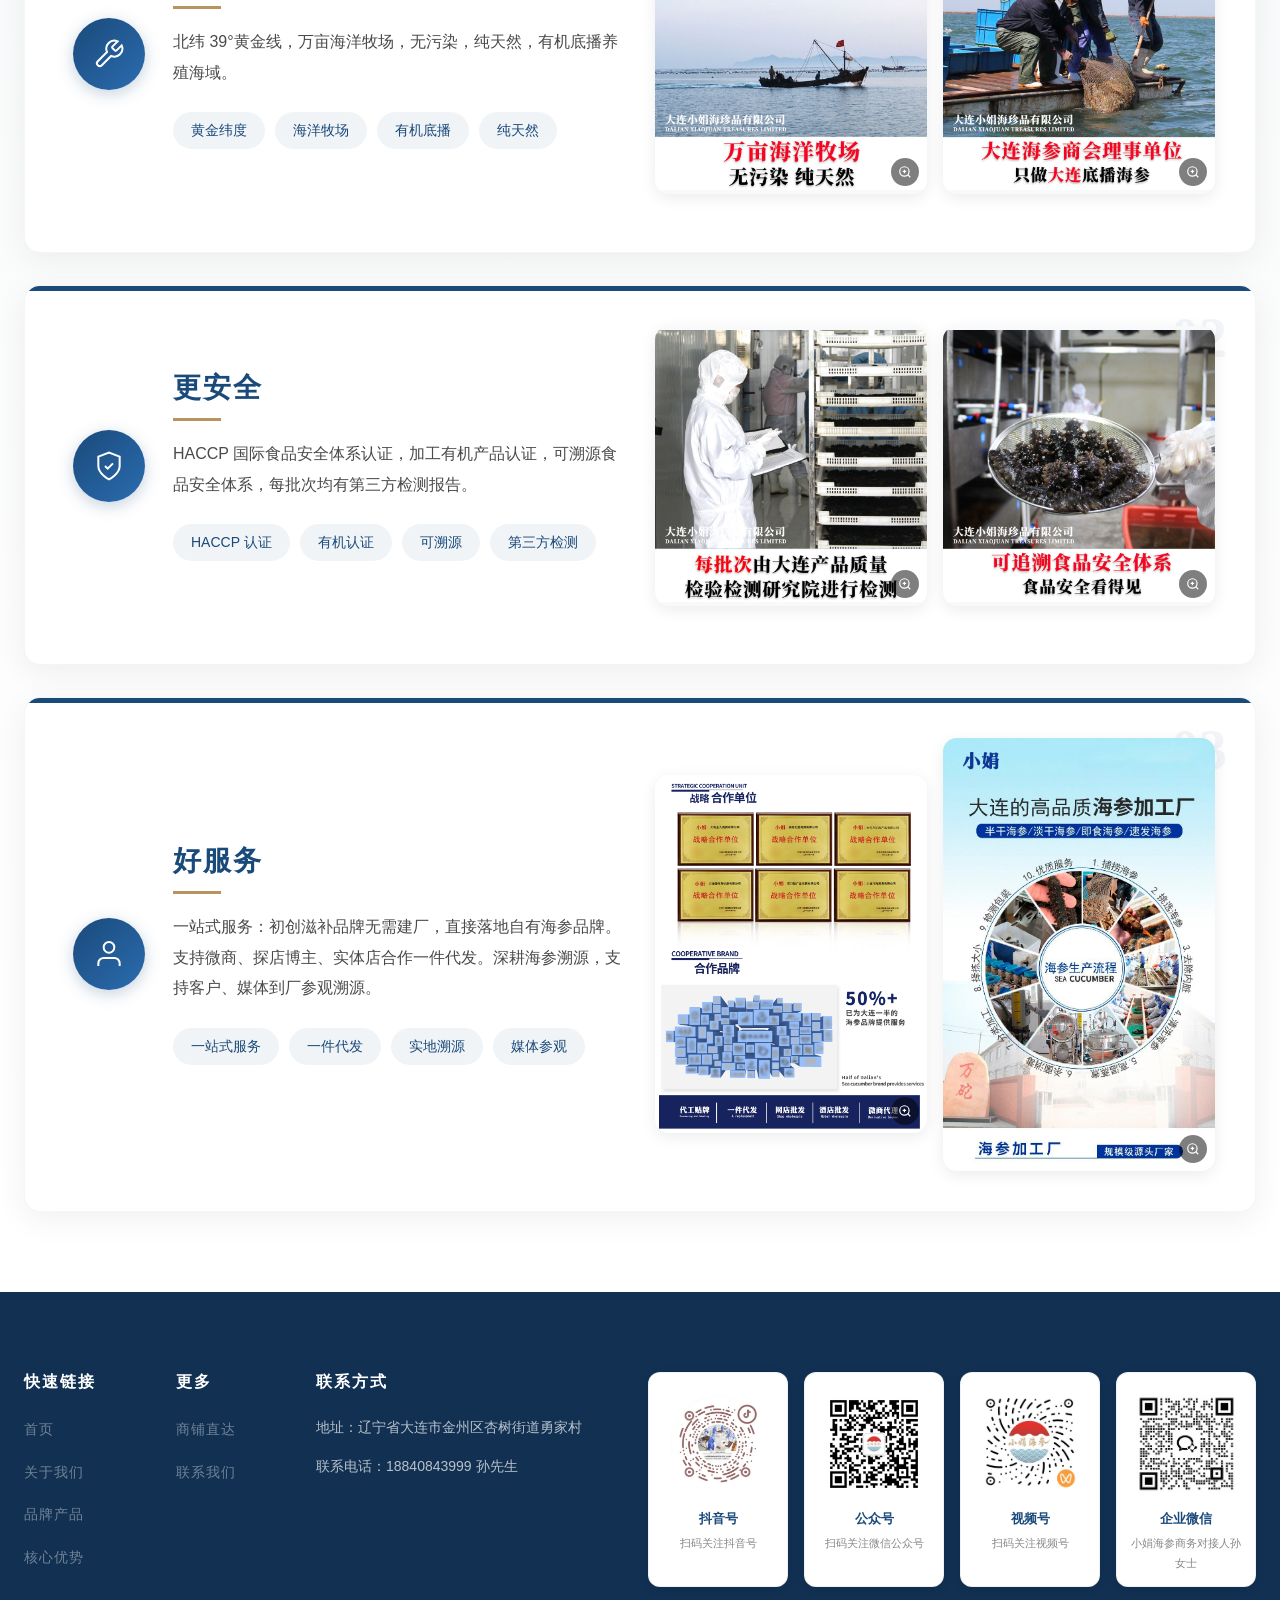
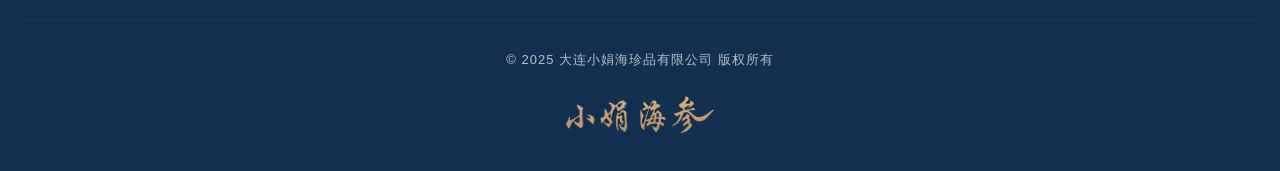
<file: advantages/index.html>
<!DOCTYPE html><html lang="zh-CN"><head>
    <meta charset="UTF-8">
    <link rel="icon" href="../favicon.png" type="image/x-icon">
    <link rel="icon" href="../favicon-dark.png" type="image/png" media="(prefers-color-scheme: dark)">
    <meta name="viewport" content="width=device-width, initial-scale=1.0">

    <!-- Primary Meta Tags (SSR 默认值，客户端由 useSeoMeta 按路由覆盖) -->
    <title>核心优势 - 大连小娟海珍品有限公司 | 甄选大连天然海域足龄辽刺参</title>
    <meta name="title" content="大连小娟海珍品有限公司 - 30年专业海参加工供应商 | 即食海参 淡干海参 OEM代工">
    <meta name="description" content="小娟海参核心优势：甄选大连天然海域足龄辽刺参，标准化加工流程，HACCP国际食品安全体系认证，专业设备，严格品控，顺丰冷链发货。">
    <meta name="keywords" content="大连海参优势,辽刺参,海参加工设备,冷链发货,HACCP认证">

    <!-- Canonical -->
    <link rel="canonical" href="https://xjhzp.com/advantages">

    <!-- Open Graph / Facebook / LinkedIn -->
    <meta property="og:type" content="website">
    <meta property="og:site_name" content="大连小娟海珍品有限公司">
    <meta property="og:title" content="核心优势 - 大连小娟海珍品有限公司 | 甄选大连天然海域足龄辽刺参">
    <meta property="og:description" content="小娟海参核心优势：甄选大连天然海域足龄辽刺参，标准化加工流程，HACCP国际食品安全体系认证，专业设备，严格品控，顺丰冷链发货。">
    <meta property="og:url" content="https://xjhzp.com/advantages">
    <meta property="og:image:alt" content="大连小娟海珍品有限公司">
    <meta property="og:image:width" content="1200">
    <meta property="og:image:height" content="630">

    <!-- Twitter Card -->
    <meta name="twitter:card" content="summary_large_image">
    <meta name="twitter:title" content="核心优势 - 大连小娟海珍品有限公司 | 甄选大连天然海域足龄辽刺参">
    <meta name="twitter:description" content="小娟海参核心优势：甄选大连天然海域足龄辽刺参，标准化加工流程，HACCP国际食品安全体系认证，专业设备，严格品控，顺丰冷链发货。">
    <meta name="twitter:image:alt" content="大连小娟海珍品有限公司">
    
    <link rel="stylesheet" crossorigin="" href="../assets/index-ff_Klkkk.css">
  <style type="text/css">[data-sonner-toaster][dir=ltr],html[dir=ltr]{--toast-icon-margin-start:-3px;--toast-icon-margin-end:4px;--toast-svg-margin-start:-1px;--toast-svg-margin-end:0px;--toast-button-margin-start:auto;--toast-button-margin-end:0;--toast-close-button-start:0;--toast-close-button-end:unset;--toast-close-button-transform:translate(-35%, -35%)}[data-sonner-toaster][dir=rtl],html[dir=rtl]{--toast-icon-margin-start:4px;--toast-icon-margin-end:-3px;--toast-svg-margin-start:0px;--toast-svg-margin-end:-1px;--toast-button-margin-start:0;--toast-button-margin-end:auto;--toast-close-button-start:unset;--toast-close-button-end:0;--toast-close-button-transform:translate(35%, -35%)}[data-sonner-toaster]{position:fixed;width:var(--width);font-family:ui-sans-serif,system-ui,-apple-system,BlinkMacSystemFont,Segoe UI,Roboto,Helvetica Neue,Arial,Noto Sans,sans-serif,Apple Color Emoji,Segoe UI Emoji,Segoe UI Symbol,Noto Color Emoji;--gray1:hsl(0, 0%, 99%);--gray2:hsl(0, 0%, 97.3%);--gray3:hsl(0, 0%, 95.1%);--gray4:hsl(0, 0%, 93%);--gray5:hsl(0, 0%, 90.9%);--gray6:hsl(0, 0%, 88.7%);--gray7:hsl(0, 0%, 85.8%);--gray8:hsl(0, 0%, 78%);--gray9:hsl(0, 0%, 56.1%);--gray10:hsl(0, 0%, 52.3%);--gray11:hsl(0, 0%, 43.5%);--gray12:hsl(0, 0%, 9%);--border-radius:8px;box-sizing:border-box;padding:0;margin:0;list-style:none;outline:0;z-index:999999999;transition:transform .4s ease}@media (hover:none) and (pointer:coarse){[data-sonner-toaster][data-lifted=true]{transform:none}}[data-sonner-toaster][data-x-position=right]{right:var(--offset-right)}[data-sonner-toaster][data-x-position=left]{left:var(--offset-left)}[data-sonner-toaster][data-x-position=center]{left:50%;transform:translateX(-50%)}[data-sonner-toaster][data-y-position=top]{top:var(--offset-top)}[data-sonner-toaster][data-y-position=bottom]{bottom:var(--offset-bottom)}[data-sonner-toast]{--y:translateY(100%);--lift-amount:calc(var(--lift) * var(--gap));z-index:var(--z-index);position:absolute;opacity:0;transform:var(--y);touch-action:none;transition:transform .4s,opacity .4s,height .4s,box-shadow .2s;box-sizing:border-box;outline:0;overflow-wrap:anywhere}[data-sonner-toast][data-styled=true]{padding:16px;background:var(--normal-bg);border:1px solid var(--normal-border);color:var(--normal-text);border-radius:var(--border-radius);box-shadow:0 4px 12px rgba(0,0,0,.1);width:var(--width);font-size:13px;display:flex;align-items:center;gap:6px}[data-sonner-toast]:focus-visible{box-shadow:0 4px 12px rgba(0,0,0,.1),0 0 0 2px rgba(0,0,0,.2)}[data-sonner-toast][data-y-position=top]{top:0;--y:translateY(-100%);--lift:1;--lift-amount:calc(1 * var(--gap))}[data-sonner-toast][data-y-position=bottom]{bottom:0;--y:translateY(100%);--lift:-1;--lift-amount:calc(var(--lift) * var(--gap))}[data-sonner-toast][data-styled=true] [data-description]{font-weight:400;line-height:1.4;color:#3f3f3f}[data-rich-colors=true][data-sonner-toast][data-styled=true] [data-description]{color:inherit}[data-sonner-toaster][data-sonner-theme=dark] [data-description]{color:#e8e8e8}[data-sonner-toast][data-styled=true] [data-title]{font-weight:500;line-height:1.5;color:inherit}[data-sonner-toast][data-styled=true] [data-icon]{display:flex;height:16px;width:16px;position:relative;justify-content:flex-start;align-items:center;flex-shrink:0;margin-left:var(--toast-icon-margin-start);margin-right:var(--toast-icon-margin-end)}[data-sonner-toast][data-promise=true] [data-icon]>svg{opacity:0;transform:scale(.8);transform-origin:center;animation:sonner-fade-in .3s ease forwards}[data-sonner-toast][data-styled=true] [data-icon]>*{flex-shrink:0}[data-sonner-toast][data-styled=true] [data-icon] svg{margin-left:var(--toast-svg-margin-start);margin-right:var(--toast-svg-margin-end)}[data-sonner-toast][data-styled=true] [data-content]{display:flex;flex-direction:column;gap:2px}[data-sonner-toast][data-styled=true] [data-button]{border-radius:4px;padding-left:8px;padding-right:8px;height:24px;font-size:12px;color:var(--normal-bg);background:var(--normal-text);margin-left:var(--toast-button-margin-start);margin-right:var(--toast-button-margin-end);border:none;font-weight:500;cursor:pointer;outline:0;display:flex;align-items:center;flex-shrink:0;transition:opacity .4s,box-shadow .2s}[data-sonner-toast][data-styled=true] [data-button]:focus-visible{box-shadow:0 0 0 2px rgba(0,0,0,.4)}[data-sonner-toast][data-styled=true] [data-button]:first-of-type{margin-left:var(--toast-button-margin-start);margin-right:var(--toast-button-margin-end)}[data-sonner-toast][data-styled=true] [data-cancel]{color:var(--normal-text);background:rgba(0,0,0,.08)}[data-sonner-toaster][data-sonner-theme=dark] [data-sonner-toast][data-styled=true] [data-cancel]{background:rgba(255,255,255,.3)}[data-sonner-toast][data-styled=true] [data-close-button]{position:absolute;left:var(--toast-close-button-start);right:var(--toast-close-button-end);top:0;height:20px;width:20px;display:flex;justify-content:center;align-items:center;padding:0;color:var(--gray12);background:var(--normal-bg);border:1px solid var(--gray4);transform:var(--toast-close-button-transform);border-radius:50%;cursor:pointer;z-index:1;transition:opacity .1s,background .2s,border-color .2s}[data-sonner-toast][data-styled=true] [data-close-button]:focus-visible{box-shadow:0 4px 12px rgba(0,0,0,.1),0 0 0 2px rgba(0,0,0,.2)}[data-sonner-toast][data-styled=true] [data-disabled=true]{cursor:not-allowed}[data-sonner-toast][data-styled=true]:hover [data-close-button]:hover{background:var(--gray2);border-color:var(--gray5)}[data-sonner-toast][data-swiping=true]::before{content:'';position:absolute;left:-100%;right:-100%;height:100%;z-index:-1}[data-sonner-toast][data-y-position=top][data-swiping=true]::before{bottom:50%;transform:scaleY(3) translateY(50%)}[data-sonner-toast][data-y-position=bottom][data-swiping=true]::before{top:50%;transform:scaleY(3) translateY(-50%)}[data-sonner-toast][data-swiping=false][data-removed=true]::before{content:'';position:absolute;inset:0;transform:scaleY(2)}[data-sonner-toast][data-expanded=true]::after{content:'';position:absolute;left:0;height:calc(var(--gap) + 1px);bottom:100%;width:100%}[data-sonner-toast][data-mounted=true]{--y:translateY(0);opacity:1}[data-sonner-toast][data-expanded=false][data-front=false]{--scale:var(--toasts-before) * 0.05 + 1;--y:translateY(calc(var(--lift-amount) * var(--toasts-before))) scale(calc(-1 * var(--scale)));height:var(--front-toast-height)}[data-sonner-toast]>*{transition:opacity .4s}[data-sonner-toast][data-x-position=right]{right:0}[data-sonner-toast][data-x-position=left]{left:0}[data-sonner-toast][data-expanded=false][data-front=false][data-styled=true]>*{opacity:0}[data-sonner-toast][data-visible=false]{opacity:0;pointer-events:none}[data-sonner-toast][data-mounted=true][data-expanded=true]{--y:translateY(calc(var(--lift) * var(--offset)));height:var(--initial-height)}[data-sonner-toast][data-removed=true][data-front=true][data-swipe-out=false]{--y:translateY(calc(var(--lift) * -100%));opacity:0}[data-sonner-toast][data-removed=true][data-front=false][data-swipe-out=false][data-expanded=true]{--y:translateY(calc(var(--lift) * var(--offset) + var(--lift) * -100%));opacity:0}[data-sonner-toast][data-removed=true][data-front=false][data-swipe-out=false][data-expanded=false]{--y:translateY(40%);opacity:0;transition:transform .5s,opacity .2s}[data-sonner-toast][data-removed=true][data-front=false]::before{height:calc(var(--initial-height) + 20%)}[data-sonner-toast][data-swiping=true]{transform:var(--y) translateY(var(--swipe-amount-y,0)) translateX(var(--swipe-amount-x,0));transition:none}[data-sonner-toast][data-swiped=true]{user-select:none}[data-sonner-toast][data-swipe-out=true][data-y-position=bottom],[data-sonner-toast][data-swipe-out=true][data-y-position=top]{animation-duration:.2s;animation-timing-function:ease-out;animation-fill-mode:forwards}[data-sonner-toast][data-swipe-out=true][data-swipe-direction=left]{animation-name:swipe-out-left}[data-sonner-toast][data-swipe-out=true][data-swipe-direction=right]{animation-name:swipe-out-right}[data-sonner-toast][data-swipe-out=true][data-swipe-direction=up]{animation-name:swipe-out-up}[data-sonner-toast][data-swipe-out=true][data-swipe-direction=down]{animation-name:swipe-out-down}@keyframes swipe-out-left{from{transform:var(--y) translateX(var(--swipe-amount-x));opacity:1}to{transform:var(--y) translateX(calc(var(--swipe-amount-x) - 100%));opacity:0}}@keyframes swipe-out-right{from{transform:var(--y) translateX(var(--swipe-amount-x));opacity:1}to{transform:var(--y) translateX(calc(var(--swipe-amount-x) + 100%));opacity:0}}@keyframes swipe-out-up{from{transform:var(--y) translateY(var(--swipe-amount-y));opacity:1}to{transform:var(--y) translateY(calc(var(--swipe-amount-y) - 100%));opacity:0}}@keyframes swipe-out-down{from{transform:var(--y) translateY(var(--swipe-amount-y));opacity:1}to{transform:var(--y) translateY(calc(var(--swipe-amount-y) + 100%));opacity:0}}@media (max-width:600px){[data-sonner-toaster]{position:fixed;right:var(--mobile-offset-right);left:var(--mobile-offset-left);width:100%}[data-sonner-toaster][dir=rtl]{left:calc(var(--mobile-offset-left) * -1)}[data-sonner-toaster] [data-sonner-toast]{left:0;right:0;width:calc(100% - var(--mobile-offset-left) * 2)}[data-sonner-toaster][data-x-position=left]{left:var(--mobile-offset-left)}[data-sonner-toaster][data-y-position=bottom]{bottom:var(--mobile-offset-bottom)}[data-sonner-toaster][data-y-position=top]{top:var(--mobile-offset-top)}[data-sonner-toaster][data-x-position=center]{left:var(--mobile-offset-left);right:var(--mobile-offset-right);transform:none}}[data-sonner-toaster][data-sonner-theme=light]{--normal-bg:#fff;--normal-border:var(--gray4);--normal-text:var(--gray12);--success-bg:hsl(143, 85%, 96%);--success-border:hsl(145, 92%, 87%);--success-text:hsl(140, 100%, 27%);--info-bg:hsl(208, 100%, 97%);--info-border:hsl(221, 91%, 93%);--info-text:hsl(210, 92%, 45%);--warning-bg:hsl(49, 100%, 97%);--warning-border:hsl(49, 91%, 84%);--warning-text:hsl(31, 92%, 45%);--error-bg:hsl(359, 100%, 97%);--error-border:hsl(359, 100%, 94%);--error-text:hsl(360, 100%, 45%)}[data-sonner-toaster][data-sonner-theme=light] [data-sonner-toast][data-invert=true]{--normal-bg:#000;--normal-border:hsl(0, 0%, 20%);--normal-text:var(--gray1)}[data-sonner-toaster][data-sonner-theme=dark] [data-sonner-toast][data-invert=true]{--normal-bg:#fff;--normal-border:var(--gray3);--normal-text:var(--gray12)}[data-sonner-toaster][data-sonner-theme=dark]{--normal-bg:#000;--normal-bg-hover:hsl(0, 0%, 12%);--normal-border:hsl(0, 0%, 20%);--normal-border-hover:hsl(0, 0%, 25%);--normal-text:var(--gray1);--success-bg:hsl(150, 100%, 6%);--success-border:hsl(147, 100%, 12%);--success-text:hsl(150, 86%, 65%);--info-bg:hsl(215, 100%, 6%);--info-border:hsl(223, 43%, 17%);--info-text:hsl(216, 87%, 65%);--warning-bg:hsl(64, 100%, 6%);--warning-border:hsl(60, 100%, 9%);--warning-text:hsl(46, 87%, 65%);--error-bg:hsl(358, 76%, 10%);--error-border:hsl(357, 89%, 16%);--error-text:hsl(358, 100%, 81%)}[data-sonner-toaster][data-sonner-theme=dark] [data-sonner-toast] [data-close-button]{background:var(--normal-bg);border-color:var(--normal-border);color:var(--normal-text)}[data-sonner-toaster][data-sonner-theme=dark] [data-sonner-toast] [data-close-button]:hover{background:var(--normal-bg-hover);border-color:var(--normal-border-hover)}[data-rich-colors=true][data-sonner-toast][data-type=success]{background:var(--success-bg);border-color:var(--success-border);color:var(--success-text)}[data-rich-colors=true][data-sonner-toast][data-type=success] [data-close-button]{background:var(--success-bg);border-color:var(--success-border);color:var(--success-text)}[data-rich-colors=true][data-sonner-toast][data-type=info]{background:var(--info-bg);border-color:var(--info-border);color:var(--info-text)}[data-rich-colors=true][data-sonner-toast][data-type=info] [data-close-button]{background:var(--info-bg);border-color:var(--info-border);color:var(--info-text)}[data-rich-colors=true][data-sonner-toast][data-type=warning]{background:var(--warning-bg);border-color:var(--warning-border);color:var(--warning-text)}[data-rich-colors=true][data-sonner-toast][data-type=warning] [data-close-button]{background:var(--warning-bg);border-color:var(--warning-border);color:var(--warning-text)}[data-rich-colors=true][data-sonner-toast][data-type=error]{background:var(--error-bg);border-color:var(--error-border);color:var(--error-text)}[data-rich-colors=true][data-sonner-toast][data-type=error] [data-close-button]{background:var(--error-bg);border-color:var(--error-border);color:var(--error-text)}.sonner-loading-wrapper{--size:16px;height:var(--size);width:var(--size);position:absolute;inset:0;z-index:10}.sonner-loading-wrapper[data-visible=false]{transform-origin:center;animation:sonner-fade-out .2s ease forwards}.sonner-spinner{position:relative;top:50%;left:50%;height:var(--size);width:var(--size)}.sonner-loading-bar{animation:sonner-spin 1.2s linear infinite;background:var(--gray11);border-radius:6px;height:8%;left:-10%;position:absolute;top:-3.9%;width:24%}.sonner-loading-bar:first-child{animation-delay:-1.2s;transform:rotate(.0001deg) translate(146%)}.sonner-loading-bar:nth-child(2){animation-delay:-1.1s;transform:rotate(30deg) translate(146%)}.sonner-loading-bar:nth-child(3){animation-delay:-1s;transform:rotate(60deg) translate(146%)}.sonner-loading-bar:nth-child(4){animation-delay:-.9s;transform:rotate(90deg) translate(146%)}.sonner-loading-bar:nth-child(5){animation-delay:-.8s;transform:rotate(120deg) translate(146%)}.sonner-loading-bar:nth-child(6){animation-delay:-.7s;transform:rotate(150deg) translate(146%)}.sonner-loading-bar:nth-child(7){animation-delay:-.6s;transform:rotate(180deg) translate(146%)}.sonner-loading-bar:nth-child(8){animation-delay:-.5s;transform:rotate(210deg) translate(146%)}.sonner-loading-bar:nth-child(9){animation-delay:-.4s;transform:rotate(240deg) translate(146%)}.sonner-loading-bar:nth-child(10){animation-delay:-.3s;transform:rotate(270deg) translate(146%)}.sonner-loading-bar:nth-child(11){animation-delay:-.2s;transform:rotate(300deg) translate(146%)}.sonner-loading-bar:nth-child(12){animation-delay:-.1s;transform:rotate(330deg) translate(146%)}@keyframes sonner-fade-in{0%{opacity:0;transform:scale(.8)}100%{opacity:1;transform:scale(1)}}@keyframes sonner-fade-out{0%{opacity:1;transform:scale(1)}100%{opacity:0;transform:scale(.8)}}@keyframes sonner-spin{0%{opacity:1}100%{opacity:.15}}@media (prefers-reduced-motion){.sonner-loading-bar,[data-sonner-toast],[data-sonner-toast]>*{transition:none!important;animation:none!important}}.sonner-loader{position:absolute;top:50%;left:50%;transform:translate(-50%,-50%);transform-origin:center;transition:opacity .2s,transform .2s}.sonner-loader[data-visible=false]{opacity:0;transform:scale(.8) translate(-50%,-50%)}</style><link rel="stylesheet" crossorigin="" href="../assets/advantages-page-CZ462Oxv.css"><script type="application/ld+json">{"@context":"https://schema.org","@type":"Organization","name":"大连小娟海珍品有限公司","url":"https://xjhzp.com","logo":"/AppUpload/Image/521a72d643084b9f86b425259fb7df41.png","description":"大连小娟海珍品有限公司，始创于1997年，30年海参加工经验，为50%大连海参品牌代工，工厂4500平，活参年加工量800余吨，覆盖即食、淡干、半干等全品类，提供OEM/ODM代工服务。","contactPoint":{"@type":"ContactPoint","telephone":"18840843999","contactType":"customer service","availableLanguage":"Chinese"},"address":{"@type":"PostalAddress","streetAddress":"辽宁省大连市金州区杏树街道勇家村","addressLocality":"大连市","addressRegion":"辽宁省","addressCountry":"CN"}}</script><link rel="stylesheet" href="../assets/replay.css">
</head>
  <body>
    <div id="root"><div class="font-sans antialiased"><div class="site-public js-enabled"><nav class="navbar navbar-new" id="navbar"><div class="navbar-new-inner"><a class="navbar-new-logo" href="../" data-discover="true"><img alt="大连海珍品有限公司 Logo" src="../AppUpload/Image/89952b265f49439291ce87c8d997079f.png"><span class="navbar-new-logo-text">小娟海参</span></a><div class="navbar-new-menu" id="navMenu"><a class="" href="../" data-discover="true">首页</a><a class="" href="../about/" data-discover="true">关于我们</a><a class="" href="../products/" data-discover="true">品牌产品</a><a aria-current="page" class="active" href="../advantages/" data-discover="true">核心优势</a><div class="nav-dropdown" style="position: relative;"><span class="nav-dropdown-trigger">商铺直达<svg class="nav-dropdown-arrow" viewBox="0 0 24 24" fill="none" stroke="currentColor" stroke-width="2" width="14" height="14"><path d="M6 9l6 6 6-6"></path></svg></span><div class="nav-dropdown-menu"><a href="https://hdwjjdtool.1688.com/?spm=a26352.13672862.offerlist.12.112c1e625WnYw3" target="_blank" rel="noopener noreferrer" class="nav-dropdown-link">1688</a><a href="https://deyusx.tmall.com/category.htm?appUid=RAzN8HWYk7h5xTE3ZHbEDf7niyhHfwD9iPduKSLmNQchta3KhMH&amp;spm=a21n57.1.hoverItem.3" target="_blank" rel="noopener noreferrer" class="nav-dropdown-link">天猫</a><a href="https://mall.jd.com/index-186212.html?from=pc&amp;spmTag=[base64]&amp;cid=0" target="_blank" rel="noopener noreferrer" class="nav-dropdown-link">京东</a></div></div><a class="" href="../contact/" data-discover="true">联系我们</a></div><div class="navbar-new-right"><a class="navbar-new-phone" href="../contact/" data-discover="true"><svg viewBox="0 0 24 24" fill="none" stroke="currentColor" stroke-width="2"><path d="M22 16.92v3a2 2 0 0 1-2.18 2 19.79 19.79 0 0 1-8.63-3.07 19.5 19.5 0 0 1-6-6 19.79 19.79 0 0 1-3.07-8.67A2 2 0 0 1 4.11 2h3a2 2 0 0 1 2 1.72c.127.96.361 1.903.7 2.81a2 2 0 0 1-.45 2.11L8.09 9.91a16 16 0 0 0 6 6l1.27-1.27a2 2 0 0 1 2.11-.45c.907.339 1.85.573 2.81.7A2 2 0 0 1 22 16.92z"></path></svg><span>0411-87150000</span></a><a class="navbar-new-cta" href="../contact/" data-discover="true"><svg viewBox="0 0 24 24" fill="none" stroke="currentColor" stroke-width="2"><path d="M4 4h16c1.1 0 2 .9 2 2v12c0 1.1-.9 2-2 2H4c-1.1 0-2-.9-2-2V6c0-1.1.9-2 2-2z"></path><polyline points="22,6 12,13 2,6"></polyline></svg>询价</a></div><div class="navbar-new-toggle" id="navToggle" role="button" aria-label="打开菜单"><span></span><span></span><span></span></div></div></nav><main><section class="page-banner"><div class="page-banner-bg"></div><div class="page-banner-content"><h1 class="fade-in visible">核心优势</h1><p class="fade-in fade-in-delay-1 visible">Core Advantages</p></div></section><section class="adv-sell-section"><div class="container"><div class="adv-sell-layout"><div class="adv-sell-left"><div class="adv-sell-header fade-in visible"><h2>甄选大连天然海域 足龄辽刺参</h2><p>标准化加工流程，传统工艺结合现代锁鲜技术</p></div><div class="sell-quote-block fade-in fade-in-delay-1 visible"><span class="quote-mark">"</span><h3>海参滋养，注重银发市场</h3><p>从海域到餐桌每一步都严格把控</p></div><div class="sell-elderly-img fade-in fade-in-delay-2 visible"><img alt="海参滋养 银发市场" loading="lazy" src="../AppUpload/Image/9ae6818f5be643a699d2c3902ae6649b.png"></div></div><div class="adv-sell-right"><div class="sell-photo-card fade-in fade-in-delay-1 visible"><img alt="一站式溯源 捕捞加工" loading="lazy" src="../AppUpload/Image/36c736e141644c58b33ba1d85aacaced.png"><div class="sell-photo-label">一站式溯源，捕捞-加工</div></div><div class="sell-photo-card fade-in fade-in-delay-2 visible"><img alt="原产地直播间" loading="lazy" src="../AppUpload/Image/6069d78d79284df4a5ea077f2bdba478.png"><div class="sell-photo-label">原产地直播间行业，资深助播服务</div></div><div class="sell-photo-card fade-in fade-in-delay-3 visible"><img alt="顺丰冷链发货" loading="lazy" src="../AppUpload/Image/3757da1f5c994b2e83411818a5d913e5.png"><div class="sell-photo-label">顺丰冷链发货，一件代发</div></div></div></div></div></section><section class="adv-quality-section" style="padding: 80px 0px; background: linear-gradient(rgb(248, 249, 250) 0%, rgb(255, 255, 255) 100%);"><div class="container"><div class="section-title"><h2 class="fade-in visible">核心优势</h2><p class="en-subtitle fade-in fade-in-delay-1 visible">Core Advantages</p><div class="title-ornament fade-in fade-in-delay-2 visible"><span class="line"></span><span class="diamond"></span><span class="dot"></span><span class="diamond"></span><span class="line"></span></div></div><div style="display: grid; grid-template-columns: 1fr; gap: 32px; max-width: 1360px; margin: 0px auto;"><div class="fade-in adv-quality-card visible" style="background: white; border-radius: 16px; padding: 40px 40px 40px 48px; text-align: left; box-shadow: rgba(0, 0, 0, 0.06) 0px 8px 32px; border: 1px solid rgba(0, 0, 0, 0.04); position: relative; overflow: hidden; transition: transform 0.3s, box-shadow 0.3s; min-height: 380px;"><div style="position: absolute; top: 0px; left: 0px; right: 0px; height: 5px; background: rgb(26, 74, 122);"></div><div class="adv-num-badge" style="position: absolute; top: 24px; right: 28px; font-size: 56px; font-weight: 900; color: rgba(26, 74, 122, 0.06); line-height: 1; font-family: var(--font-serif-en);">01</div><div class="adv-quality-card-inner" style="display: flex; align-items: center; gap: 28px;"><div style="width: 72px; height: 72px; flex-shrink: 0; background: linear-gradient(135deg, rgb(26, 74, 122) 0%, rgb(43, 108, 176) 100%); border-radius: 50%; display: flex; align-items: center; justify-content: center; box-shadow: rgba(26, 74, 122, 0.25) 0px 4px 16px;"><div style="width: 32px; height: 32px; color: white;"><svg viewBox="0 0 24 24" fill="none" stroke="currentColor" stroke-width="1.5"><path d="M14.7 6.3a1 1 0 0 0 0 1.4l1.6 1.6a1 1 0 0 0 1.4 0l3.77-3.77a6 6 0 0 1-7.94 7.94l-6.91 6.91a2.12 2.12 0 0 1-3-3l6.91-6.91a6 6 0 0 1 7.94-7.94l-3.76 3.76z"></path></svg></div></div><div class="adv-quality-card-text" style="flex: 1 1 0%; min-width: 0px;"><h3 style="color: var(--color-blue-deep); font-size: 28px; font-weight: 700; margin-bottom: 14px; letter-spacing: 2px;">高品质</h3><div style="width: 48px; height: 3px; background: rgb(184, 148, 95); margin-bottom: 18px;"></div><p style="color: var(--color-dark-gray); font-size: 16px; line-height: 1.9; margin-bottom: 24px;">北纬 39°黄金线，万亩海洋牧场，无污染，纯天然，有机底播养殖海域。</p><div style="display: flex; flex-wrap: wrap; gap: 10px;"><span style="padding: 6px 18px; background: rgba(26, 74, 122, 0.06); color: var(--color-blue-deep); border-radius: 20px; font-size: 14px; font-weight: 500;">黄金纬度</span><span style="padding: 6px 18px; background: rgba(26, 74, 122, 0.06); color: var(--color-blue-deep); border-radius: 20px; font-size: 14px; font-weight: 500;">海洋牧场</span><span style="padding: 6px 18px; background: rgba(26, 74, 122, 0.06); color: var(--color-blue-deep); border-radius: 20px; font-size: 14px; font-weight: 500;">有机底播</span><span style="padding: 6px 18px; background: rgba(26, 74, 122, 0.06); color: var(--color-blue-deep); border-radius: 20px; font-size: 14px; font-weight: 500;">纯天然</span></div></div><div class="adv-quality-card-images" style="width: 560px; flex-shrink: 0; display: grid; grid-template-columns: 1fr 1fr; gap: 16px; align-items: center;"><div style="border-radius: 14px; overflow: hidden; box-shadow: rgba(0, 0, 0, 0.08) 0px 4px 16px; min-height: 280px; display: flex; align-items: center; justify-content: center; background: rgb(248, 249, 250); cursor: zoom-in; transition: transform 0.2s; position: relative;"><img alt="万亩海洋牧场" src="../AppUpload/Image/f6366ed384354bf386f00be40c52f0e5.jpg" style="width: 100%; height: 100%; object-fit: contain; display: block;"><div style="position: absolute; bottom: 8px; right: 8px; width: 28px; height: 28px; background: rgba(0, 0, 0, 0.5); border-radius: 50%; display: flex; align-items: center; justify-content: center;"><svg viewBox="0 0 24 24" fill="none" stroke="white" stroke-width="2" style="width: 14px; height: 14px;"><circle cx="11" cy="11" r="8"></circle><path d="M21 21l-4.35-4.35"></path><path d="M11 8v6M8 11h6"></path></svg></div></div><div style="border-radius: 14px; overflow: hidden; box-shadow: rgba(0, 0, 0, 0.08) 0px 4px 16px; min-height: 280px; display: flex; align-items: center; justify-content: center; background: rgb(248, 249, 250); cursor: zoom-in; transition: transform 0.2s; position: relative;"><img alt="大连海参商会理事单位" src="../AppUpload/Image/f2181724e50e4aafa8a29903ca0a631c.jpg" style="width: 100%; height: 100%; object-fit: contain; display: block;"><div style="position: absolute; bottom: 8px; right: 8px; width: 28px; height: 28px; background: rgba(0, 0, 0, 0.5); border-radius: 50%; display: flex; align-items: center; justify-content: center;"><svg viewBox="0 0 24 24" fill="none" stroke="white" stroke-width="2" style="width: 14px; height: 14px;"><circle cx="11" cy="11" r="8"></circle><path d="M21 21l-4.35-4.35"></path><path d="M11 8v6M8 11h6"></path></svg></div></div></div></div></div><div class="fade-in adv-quality-card visible" style="background: white; border-radius: 16px; padding: 40px 40px 40px 48px; text-align: left; box-shadow: rgba(0, 0, 0, 0.06) 0px 8px 32px; border: 1px solid rgba(0, 0, 0, 0.04); position: relative; overflow: hidden; transition: transform 0.3s, box-shadow 0.3s; min-height: 380px;"><div style="position: absolute; top: 0px; left: 0px; right: 0px; height: 5px; background: rgb(26, 74, 122);"></div><div class="adv-num-badge" style="position: absolute; top: 24px; right: 28px; font-size: 56px; font-weight: 900; color: rgba(26, 74, 122, 0.06); line-height: 1; font-family: var(--font-serif-en);">02</div><div class="adv-quality-card-inner" style="display: flex; align-items: center; gap: 28px;"><div style="width: 72px; height: 72px; flex-shrink: 0; background: linear-gradient(135deg, rgb(26, 74, 122) 0%, rgb(43, 108, 176) 100%); border-radius: 50%; display: flex; align-items: center; justify-content: center; box-shadow: rgba(26, 74, 122, 0.25) 0px 4px 16px;"><div style="width: 32px; height: 32px; color: white;"><svg viewBox="0 0 24 24" fill="none" stroke="currentColor" stroke-width="1.5"><path d="M12 22s8-4 8-10V5l-8-3-8 3v7c0 6 8 10 8 10z"></path><polyline points="9 12 11 14 15 10"></polyline></svg></div></div><div class="adv-quality-card-text" style="flex: 1 1 0%; min-width: 0px;"><h3 style="color: var(--color-blue-deep); font-size: 28px; font-weight: 700; margin-bottom: 14px; letter-spacing: 2px;">更安全</h3><div style="width: 48px; height: 3px; background: rgb(184, 148, 95); margin-bottom: 18px;"></div><p style="color: var(--color-dark-gray); font-size: 16px; line-height: 1.9; margin-bottom: 24px;">HACCP 国际食品安全体系认证，加工有机产品认证，可溯源食品安全体系，每批次均有第三方检测报告。</p><div style="display: flex; flex-wrap: wrap; gap: 10px;"><span style="padding: 6px 18px; background: rgba(26, 74, 122, 0.06); color: var(--color-blue-deep); border-radius: 20px; font-size: 14px; font-weight: 500;">HACCP 认证</span><span style="padding: 6px 18px; background: rgba(26, 74, 122, 0.06); color: var(--color-blue-deep); border-radius: 20px; font-size: 14px; font-weight: 500;">有机认证</span><span style="padding: 6px 18px; background: rgba(26, 74, 122, 0.06); color: var(--color-blue-deep); border-radius: 20px; font-size: 14px; font-weight: 500;">可溯源</span><span style="padding: 6px 18px; background: rgba(26, 74, 122, 0.06); color: var(--color-blue-deep); border-radius: 20px; font-size: 14px; font-weight: 500;">第三方检测</span></div></div><div class="adv-quality-card-images" style="width: 560px; flex-shrink: 0; display: grid; grid-template-columns: 1fr 1fr; gap: 16px; align-items: center;"><div style="border-radius: 14px; overflow: hidden; box-shadow: rgba(0, 0, 0, 0.08) 0px 4px 16px; min-height: 280px; display: flex; align-items: center; justify-content: center; background: rgb(248, 249, 250); cursor: zoom-in; transition: transform 0.2s; position: relative;"><img alt="每批次由大连产品质量检验检测研究院进行检测" src="../AppUpload/Image/7dc08beb99b54191ae70a9461fe33ef6.jpg" style="width: 100%; height: 100%; object-fit: contain; display: block;"><div style="position: absolute; bottom: 8px; right: 8px; width: 28px; height: 28px; background: rgba(0, 0, 0, 0.5); border-radius: 50%; display: flex; align-items: center; justify-content: center;"><svg viewBox="0 0 24 24" fill="none" stroke="white" stroke-width="2" style="width: 14px; height: 14px;"><circle cx="11" cy="11" r="8"></circle><path d="M21 21l-4.35-4.35"></path><path d="M11 8v6M8 11h6"></path></svg></div></div><div style="border-radius: 14px; overflow: hidden; box-shadow: rgba(0, 0, 0, 0.08) 0px 4px 16px; min-height: 280px; display: flex; align-items: center; justify-content: center; background: rgb(248, 249, 250); cursor: zoom-in; transition: transform 0.2s; position: relative;"><img alt="可追溯食品安全体系" src="../AppUpload/Image/a33e5e863419401b8c9322aa469442fb.jpg" style="width: 100%; height: 100%; object-fit: contain; display: block;"><div style="position: absolute; bottom: 8px; right: 8px; width: 28px; height: 28px; background: rgba(0, 0, 0, 0.5); border-radius: 50%; display: flex; align-items: center; justify-content: center;"><svg viewBox="0 0 24 24" fill="none" stroke="white" stroke-width="2" style="width: 14px; height: 14px;"><circle cx="11" cy="11" r="8"></circle><path d="M21 21l-4.35-4.35"></path><path d="M11 8v6M8 11h6"></path></svg></div></div></div></div></div><div class="fade-in adv-quality-card" style="background: white; border-radius: 16px; padding: 40px 40px 40px 48px; text-align: left; box-shadow: rgba(0, 0, 0, 0.06) 0px 8px 32px; border: 1px solid rgba(0, 0, 0, 0.04); position: relative; overflow: hidden; transition: transform 0.3s, box-shadow 0.3s; min-height: 380px;"><div style="position: absolute; top: 0px; left: 0px; right: 0px; height: 5px; background: rgb(26, 74, 122);"></div><div class="adv-num-badge" style="position: absolute; top: 24px; right: 28px; font-size: 56px; font-weight: 900; color: rgba(26, 74, 122, 0.06); line-height: 1; font-family: var(--font-serif-en);">03</div><div class="adv-quality-card-inner" style="display: flex; align-items: center; gap: 28px;"><div style="width: 72px; height: 72px; flex-shrink: 0; background: linear-gradient(135deg, rgb(26, 74, 122) 0%, rgb(43, 108, 176) 100%); border-radius: 50%; display: flex; align-items: center; justify-content: center; box-shadow: rgba(26, 74, 122, 0.25) 0px 4px 16px;"><div style="width: 32px; height: 32px; color: white;"><svg viewBox="0 0 24 24" fill="none" stroke="currentColor" stroke-width="1.5"><path d="M20 21v-2a4 4 0 0 0-4-4H8a4 4 0 0 0-4 4v2"></path><circle cx="12" cy="7" r="4"></circle></svg></div></div><div class="adv-quality-card-text" style="flex: 1 1 0%; min-width: 0px;"><h3 style="color: var(--color-blue-deep); font-size: 28px; font-weight: 700; margin-bottom: 14px; letter-spacing: 2px;">好服务</h3><div style="width: 48px; height: 3px; background: rgb(184, 148, 95); margin-bottom: 18px;"></div><p style="color: var(--color-dark-gray); font-size: 16px; line-height: 1.9; margin-bottom: 24px;">一站式服务：初创滋补品牌无需建厂，直接落地自有海参品牌。支持微商、探店博主、实体店合作一件代发。深耕海参溯源，支持客户、媒体到厂参观溯源。</p><div style="display: flex; flex-wrap: wrap; gap: 10px;"><span style="padding: 6px 18px; background: rgba(26, 74, 122, 0.06); color: var(--color-blue-deep); border-radius: 20px; font-size: 14px; font-weight: 500;">一站式服务</span><span style="padding: 6px 18px; background: rgba(26, 74, 122, 0.06); color: var(--color-blue-deep); border-radius: 20px; font-size: 14px; font-weight: 500;">一件代发</span><span style="padding: 6px 18px; background: rgba(26, 74, 122, 0.06); color: var(--color-blue-deep); border-radius: 20px; font-size: 14px; font-weight: 500;">实地溯源</span><span style="padding: 6px 18px; background: rgba(26, 74, 122, 0.06); color: var(--color-blue-deep); border-radius: 20px; font-size: 14px; font-weight: 500;">媒体参观</span></div></div><div class="adv-quality-card-images" style="width: 560px; flex-shrink: 0; display: grid; grid-template-columns: 1fr 1fr; gap: 16px; align-items: center;"><div style="border-radius: 14px; overflow: hidden; box-shadow: rgba(0, 0, 0, 0.08) 0px 4px 16px; min-height: 280px; display: flex; align-items: center; justify-content: center; background: rgb(248, 249, 250); cursor: zoom-in; transition: transform 0.2s; position: relative;"><img alt="战略合作单位" src="../AppUpload/Image/d7b98d75b98e49ee8c8ac46ae8edeba8.jpg" style="width: 100%; height: 100%; object-fit: contain; display: block;"><div style="position: absolute; bottom: 8px; right: 8px; width: 28px; height: 28px; background: rgba(0, 0, 0, 0.5); border-radius: 50%; display: flex; align-items: center; justify-content: center;"><svg viewBox="0 0 24 24" fill="none" stroke="white" stroke-width="2" style="width: 14px; height: 14px;"><circle cx="11" cy="11" r="8"></circle><path d="M21 21l-4.35-4.35"></path><path d="M11 8v6M8 11h6"></path></svg></div></div><div style="border-radius: 14px; overflow: hidden; box-shadow: rgba(0, 0, 0, 0.08) 0px 4px 16px; min-height: 280px; display: flex; align-items: center; justify-content: center; background: rgb(248, 249, 250); cursor: zoom-in; transition: transform 0.2s; position: relative;"><img alt="海参生产流程" src="../AppUpload/Image/6e3e411b76f248dd9b935bfcd66a92ca.jpg" style="width: 100%; height: 100%; object-fit: contain; display: block;"><div style="position: absolute; bottom: 8px; right: 8px; width: 28px; height: 28px; background: rgba(0, 0, 0, 0.5); border-radius: 50%; display: flex; align-items: center; justify-content: center;"><svg viewBox="0 0 24 24" fill="none" stroke="white" stroke-width="2" style="width: 14px; height: 14px;"><circle cx="11" cy="11" r="8"></circle><path d="M21 21l-4.35-4.35"></path><path d="M11 8v6M8 11h6"></path></svg></div></div></div></div></div></div></div></section></main><footer class="footer"><div class="container"><div class="inner-footer-top"><div class="inner-footer-links"><div class="footer-col"><h4>快速链接</h4><ul><li><a href="../" data-discover="true">首页</a></li><li><a href="../about/" data-discover="true">关于我们</a></li><li><a href="../products/" data-discover="true">品牌产品</a></li><li><a href="../advantages/" data-discover="true">核心优势</a></li></ul></div><div class="footer-col"><h4>更多</h4><ul><li><a href="https://hdwjjdtool.1688.com/?spm=a26352.13672862.offerlist.12.112c1e625WnYw3" target="_blank" rel="noopener noreferrer">商铺直达</a></li><li><a href="../contact/" data-discover="true">联系我们</a></li></ul></div><div class="footer-col"><h4>联系方式</h4><ul><li class="footer-contact-item">地址：辽宁省大连市金州区杏树街道勇家村</li><li class="footer-contact-item">联系电话：18840843999 孙先生</li></ul></div></div><div class="inner-footer-qr"><div class="inner-qr-card"><div class="inner-qr-img-wrap"><img alt="抖音号" class="inner-qr-img" src="../AppUpload/Image/8b52baa30645438aa3116bb93f550976.jpg"></div><div class="inner-qr-label">抖音号</div><div class="inner-qr-sub">扫码关注抖音号</div></div><div class="inner-qr-card"><div class="inner-qr-img-wrap"><img alt="公众号" class="inner-qr-img" src="../AppUpload/Image/eafeceb8481a473c900341a983e5be58.jpg"></div><div class="inner-qr-label">公众号</div><div class="inner-qr-sub">扫码关注微信公众号</div></div><div class="inner-qr-card"><div class="inner-qr-img-wrap"><img alt="视频号" class="inner-qr-img" src="../AppUpload/Image/6c6bac81618849258ff91b26e636ba14.png"></div><div class="inner-qr-label">视频号</div><div class="inner-qr-sub">扫码关注视频号</div></div><div class="inner-qr-card"><div class="inner-qr-img-wrap"><img alt="企业微信" class="inner-qr-img" src="../AppUpload/Image/521a72d643084b9f86b425259fb7df41.png"></div><div class="inner-qr-label">企业微信</div><div class="inner-qr-sub">小娟海参商务对接人孙女士</div></div></div></div><div class="footer-bottom"><p>© 2025 大连小娟海珍品有限公司 版权所有</p><div class="footer-logo-bottom"><img alt="大连海珍品有限公司 Logo" src="../AppUpload/Image/e2ba5808e01a480f8528a1d72c93f6ad.png"></div></div></div></footer></div><section aria-label="Notifications alt+T" tabindex="-1" aria-live="polite" aria-relevant="additions text" aria-atomic="false"></section></div></div>
  

<noscript><style>.js-enabled .fade-in{opacity:1!important;transform:none!important}</style></noscript>
<script src="../assets/replay.js" defer></script>
</body></html>
</file>
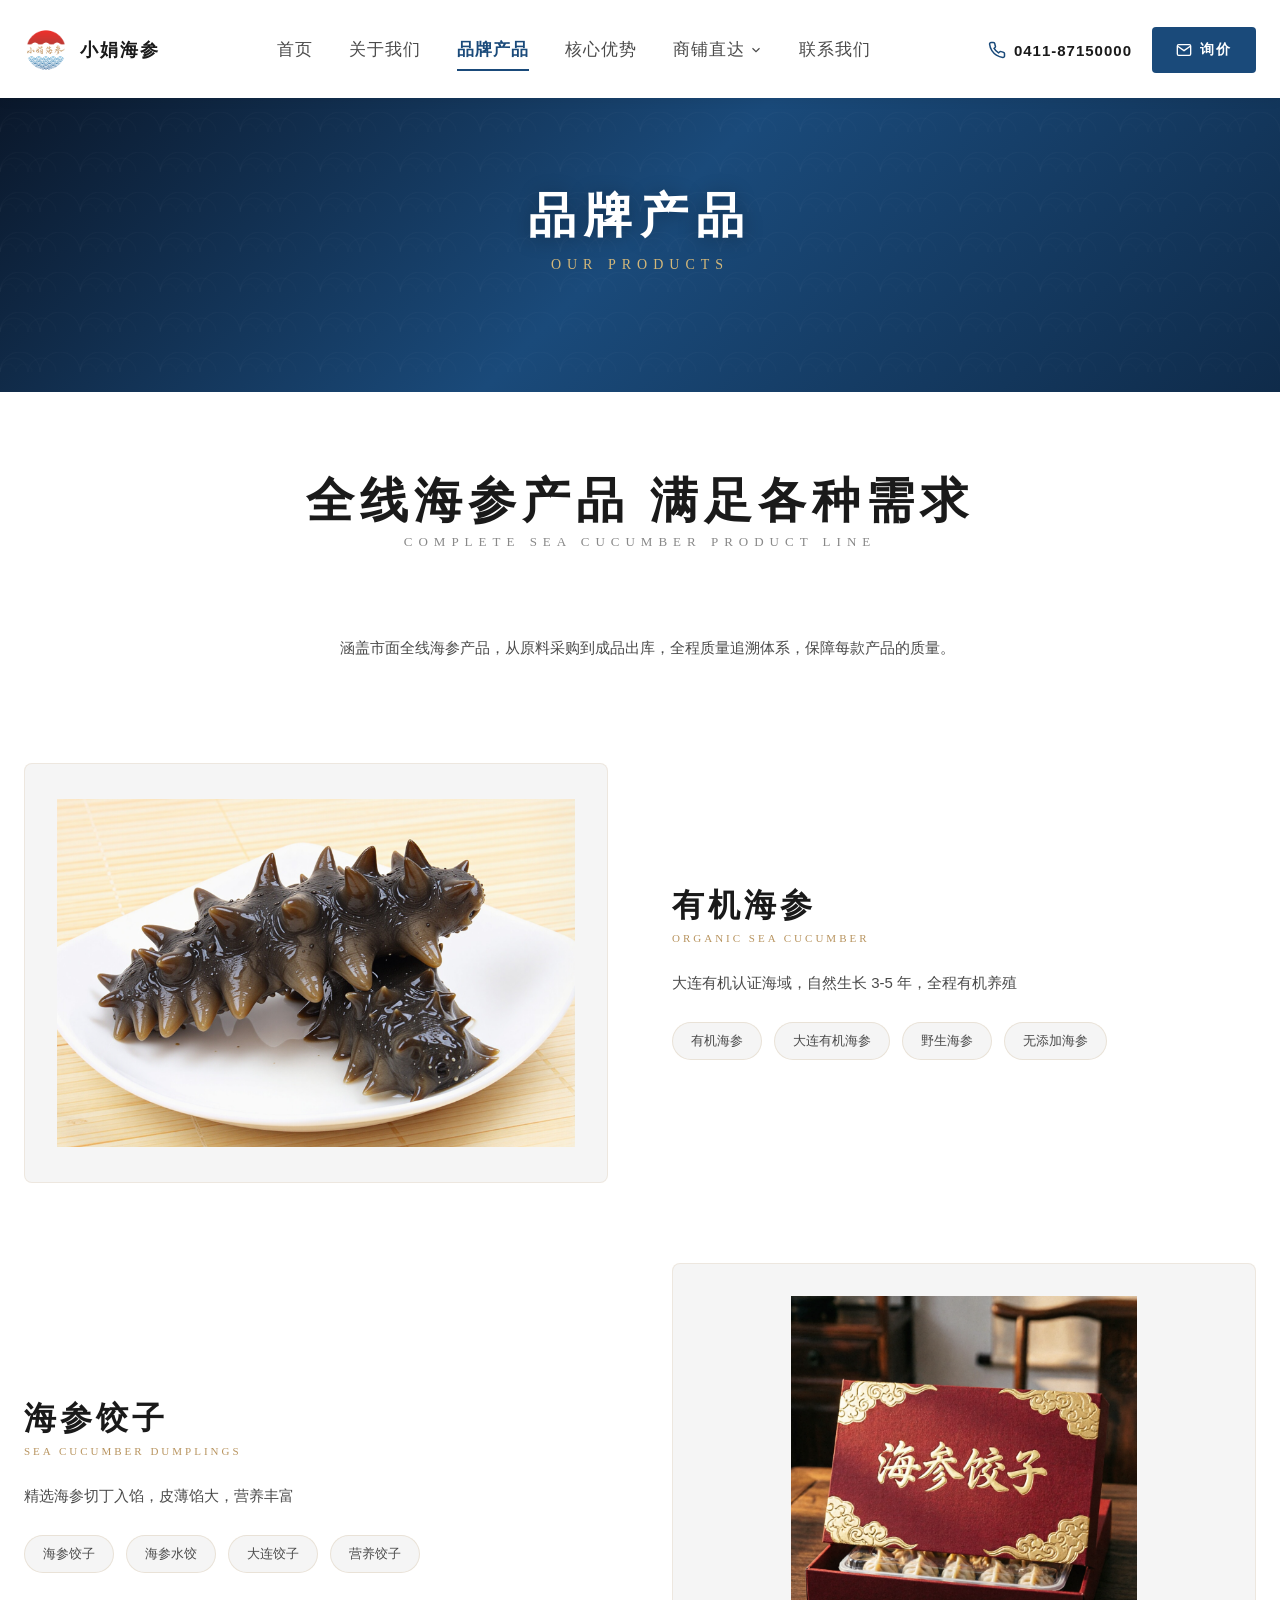
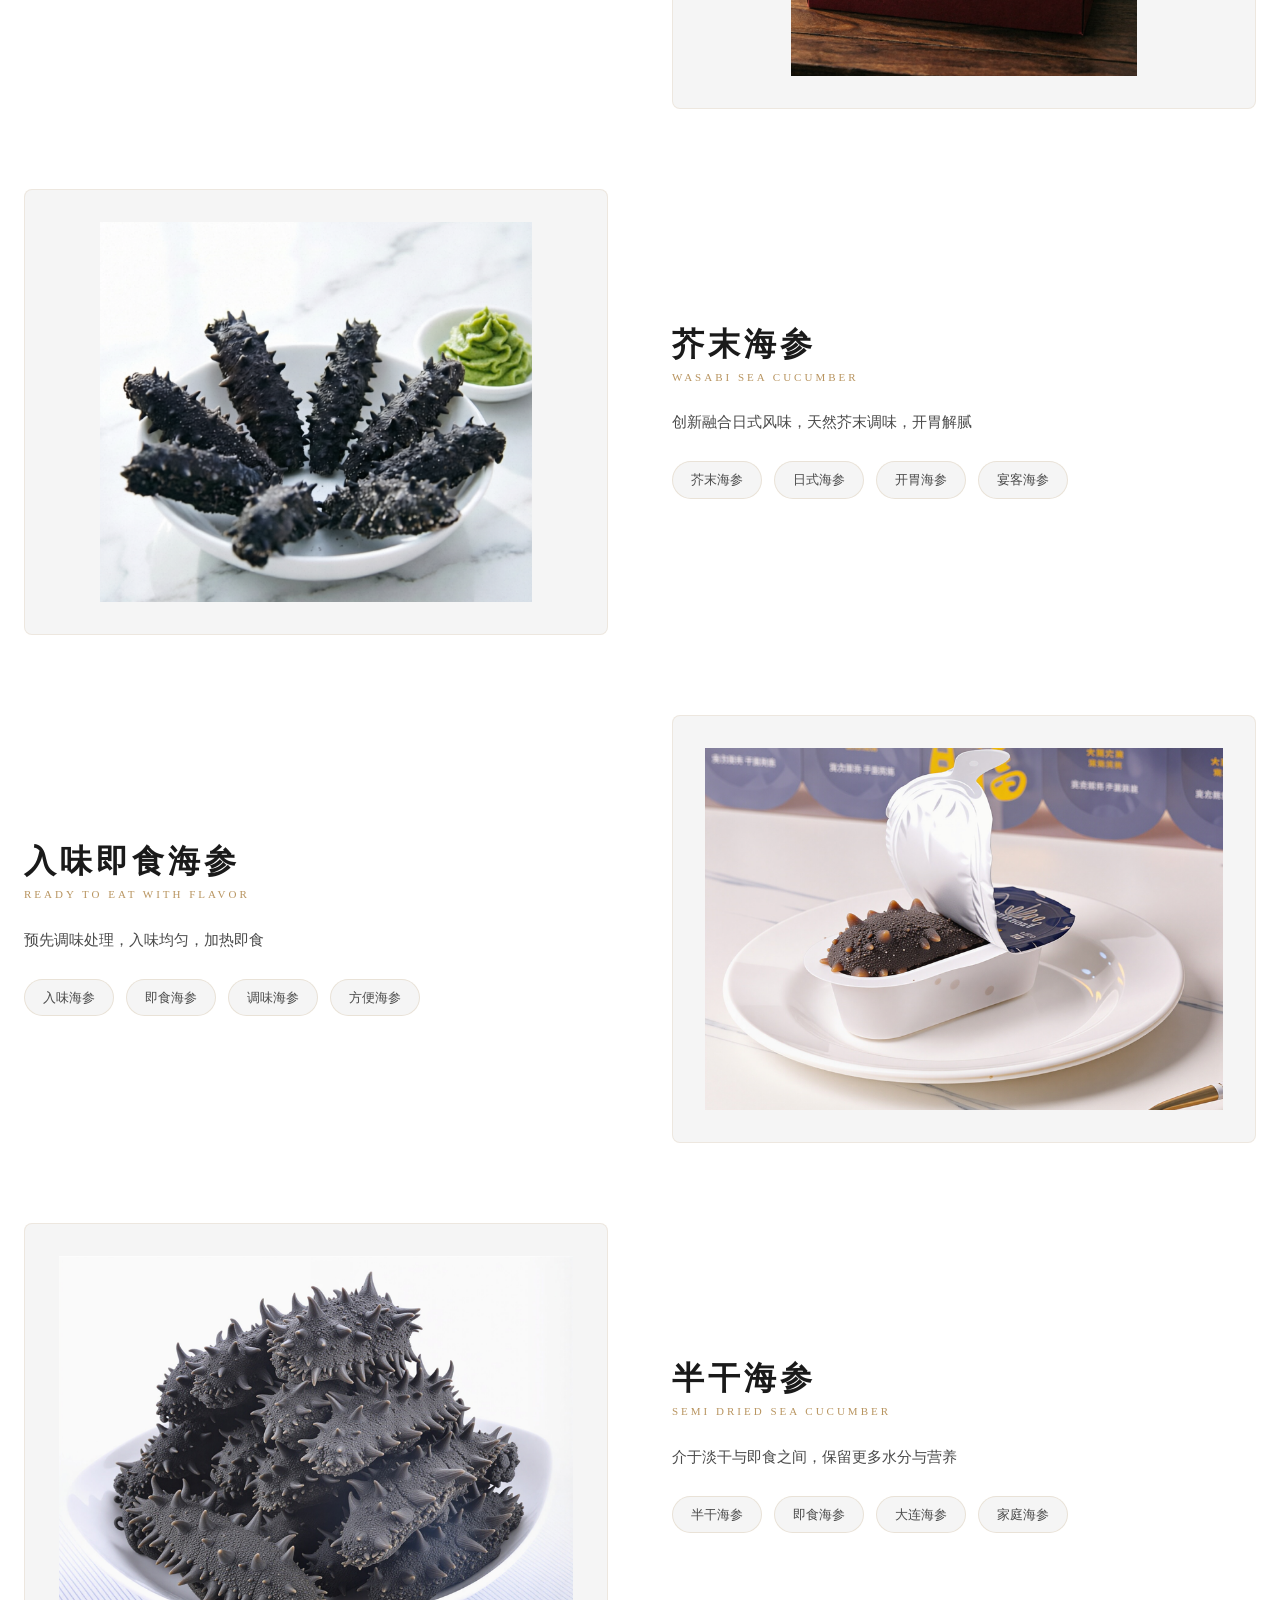
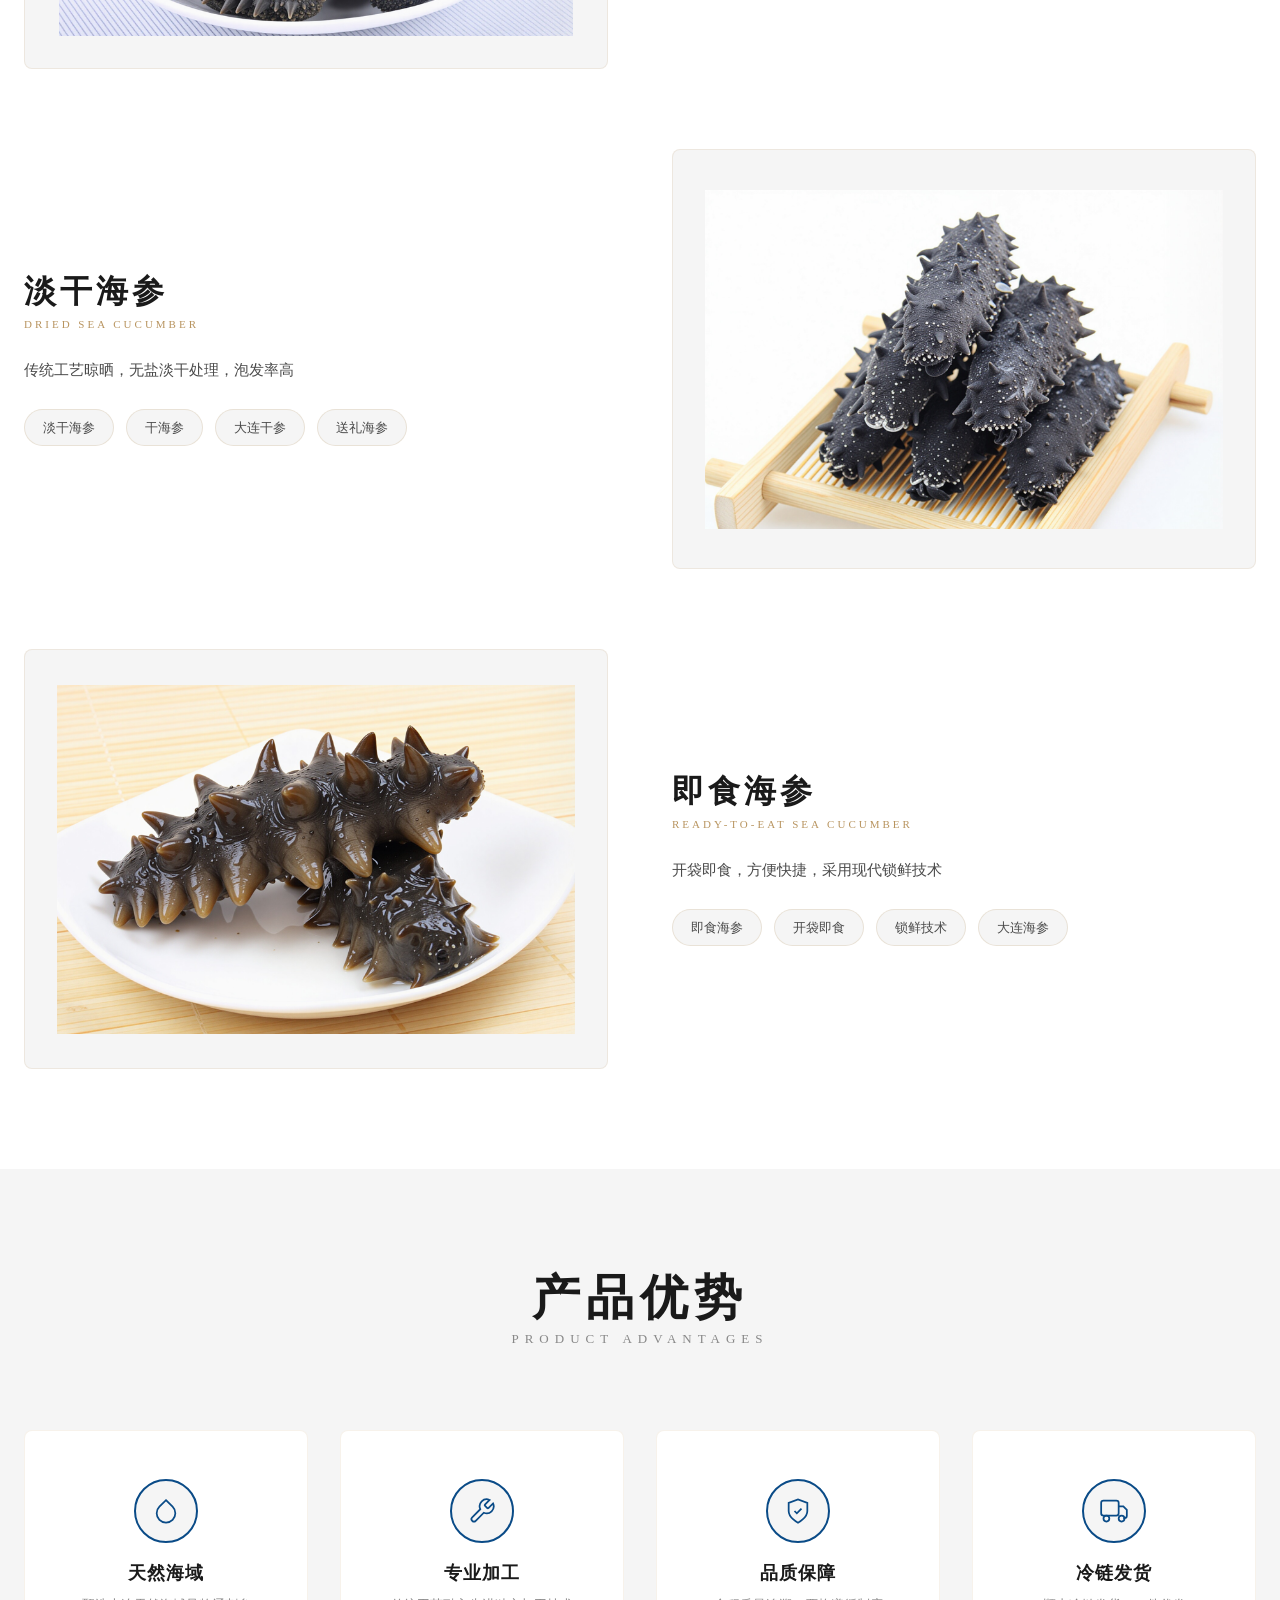
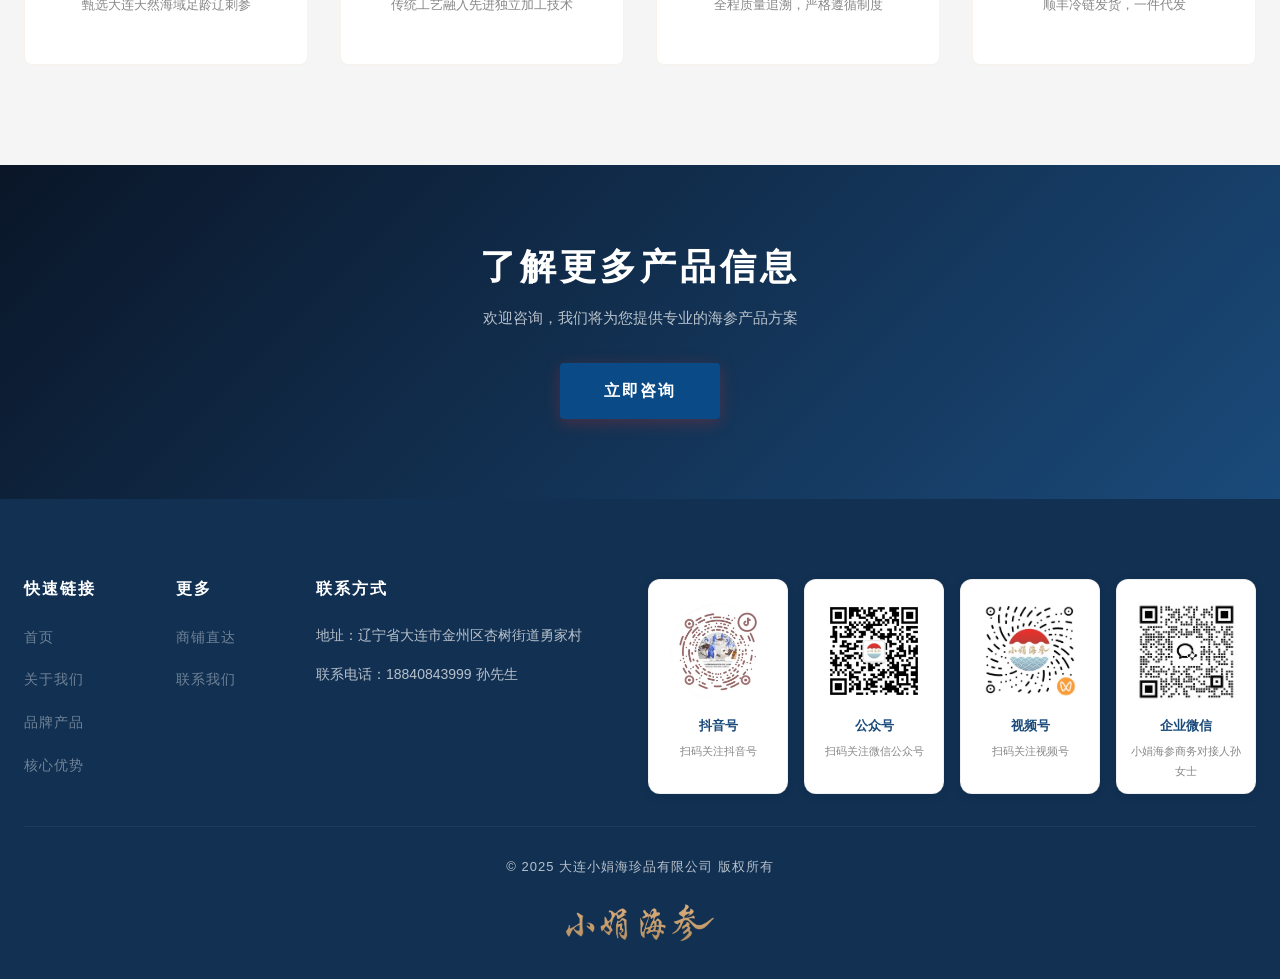
<file: products/index.html>
<!DOCTYPE html><html lang="zh-CN"><head>
    <meta charset="UTF-8">
    <link rel="icon" href="../favicon.png" type="image/x-icon">
    <link rel="icon" href="../favicon-dark.png" type="image/png" media="(prefers-color-scheme: dark)">
    <meta name="viewport" content="width=device-width, initial-scale=1.0">

    <!-- Primary Meta Tags (SSR 默认值，客户端由 useSeoMeta 按路由覆盖) -->
    <title>品牌产品 - 大连小娟海珍品有限公司 | 即食海参 淡干海参 半干海参</title>
    <meta name="title" content="大连小娟海珍品有限公司 - 30年专业海参加工供应商 | 即食海参 淡干海参 OEM代工">
    <meta name="description" content="小娟海参品牌产品：即食海参、淡干海参、半干海参、入味即食海参，涵盖市面全线海参产品。甄选大连天然海域足龄辽刺参，全程质量追溯体系。">
    <meta name="keywords" content="即食海参,淡干海参,半干海参,入味海参,大连海参产品,小娟海参">

    <!-- Canonical -->
    <link rel="canonical" href="https://xjhzp.com/products">

    <!-- Open Graph / Facebook / LinkedIn -->
    <meta property="og:type" content="website">
    <meta property="og:site_name" content="大连小娟海珍品有限公司">
    <meta property="og:title" content="品牌产品 - 大连小娟海珍品有限公司 | 即食海参 淡干海参 半干海参">
    <meta property="og:description" content="小娟海参品牌产品：即食海参、淡干海参、半干海参、入味即食海参，涵盖市面全线海参产品。甄选大连天然海域足龄辽刺参，全程质量追溯体系。">
    <meta property="og:url" content="https://xjhzp.com/products">
    <meta property="og:image:alt" content="大连小娟海珍品有限公司">
    <meta property="og:image:width" content="1200">
    <meta property="og:image:height" content="630">

    <!-- Twitter Card -->
    <meta name="twitter:card" content="summary_large_image">
    <meta name="twitter:title" content="品牌产品 - 大连小娟海珍品有限公司 | 即食海参 淡干海参 半干海参">
    <meta name="twitter:description" content="小娟海参品牌产品：即食海参、淡干海参、半干海参、入味即食海参，涵盖市面全线海参产品。甄选大连天然海域足龄辽刺参，全程质量追溯体系。">
    <meta name="twitter:image:alt" content="大连小娟海珍品有限公司">
    
    <link rel="stylesheet" crossorigin="" href="../assets/index-ff_Klkkk.css">
  <style type="text/css">[data-sonner-toaster][dir=ltr],html[dir=ltr]{--toast-icon-margin-start:-3px;--toast-icon-margin-end:4px;--toast-svg-margin-start:-1px;--toast-svg-margin-end:0px;--toast-button-margin-start:auto;--toast-button-margin-end:0;--toast-close-button-start:0;--toast-close-button-end:unset;--toast-close-button-transform:translate(-35%, -35%)}[data-sonner-toaster][dir=rtl],html[dir=rtl]{--toast-icon-margin-start:4px;--toast-icon-margin-end:-3px;--toast-svg-margin-start:0px;--toast-svg-margin-end:-1px;--toast-button-margin-start:0;--toast-button-margin-end:auto;--toast-close-button-start:unset;--toast-close-button-end:0;--toast-close-button-transform:translate(35%, -35%)}[data-sonner-toaster]{position:fixed;width:var(--width);font-family:ui-sans-serif,system-ui,-apple-system,BlinkMacSystemFont,Segoe UI,Roboto,Helvetica Neue,Arial,Noto Sans,sans-serif,Apple Color Emoji,Segoe UI Emoji,Segoe UI Symbol,Noto Color Emoji;--gray1:hsl(0, 0%, 99%);--gray2:hsl(0, 0%, 97.3%);--gray3:hsl(0, 0%, 95.1%);--gray4:hsl(0, 0%, 93%);--gray5:hsl(0, 0%, 90.9%);--gray6:hsl(0, 0%, 88.7%);--gray7:hsl(0, 0%, 85.8%);--gray8:hsl(0, 0%, 78%);--gray9:hsl(0, 0%, 56.1%);--gray10:hsl(0, 0%, 52.3%);--gray11:hsl(0, 0%, 43.5%);--gray12:hsl(0, 0%, 9%);--border-radius:8px;box-sizing:border-box;padding:0;margin:0;list-style:none;outline:0;z-index:999999999;transition:transform .4s ease}@media (hover:none) and (pointer:coarse){[data-sonner-toaster][data-lifted=true]{transform:none}}[data-sonner-toaster][data-x-position=right]{right:var(--offset-right)}[data-sonner-toaster][data-x-position=left]{left:var(--offset-left)}[data-sonner-toaster][data-x-position=center]{left:50%;transform:translateX(-50%)}[data-sonner-toaster][data-y-position=top]{top:var(--offset-top)}[data-sonner-toaster][data-y-position=bottom]{bottom:var(--offset-bottom)}[data-sonner-toast]{--y:translateY(100%);--lift-amount:calc(var(--lift) * var(--gap));z-index:var(--z-index);position:absolute;opacity:0;transform:var(--y);touch-action:none;transition:transform .4s,opacity .4s,height .4s,box-shadow .2s;box-sizing:border-box;outline:0;overflow-wrap:anywhere}[data-sonner-toast][data-styled=true]{padding:16px;background:var(--normal-bg);border:1px solid var(--normal-border);color:var(--normal-text);border-radius:var(--border-radius);box-shadow:0 4px 12px rgba(0,0,0,.1);width:var(--width);font-size:13px;display:flex;align-items:center;gap:6px}[data-sonner-toast]:focus-visible{box-shadow:0 4px 12px rgba(0,0,0,.1),0 0 0 2px rgba(0,0,0,.2)}[data-sonner-toast][data-y-position=top]{top:0;--y:translateY(-100%);--lift:1;--lift-amount:calc(1 * var(--gap))}[data-sonner-toast][data-y-position=bottom]{bottom:0;--y:translateY(100%);--lift:-1;--lift-amount:calc(var(--lift) * var(--gap))}[data-sonner-toast][data-styled=true] [data-description]{font-weight:400;line-height:1.4;color:#3f3f3f}[data-rich-colors=true][data-sonner-toast][data-styled=true] [data-description]{color:inherit}[data-sonner-toaster][data-sonner-theme=dark] [data-description]{color:#e8e8e8}[data-sonner-toast][data-styled=true] [data-title]{font-weight:500;line-height:1.5;color:inherit}[data-sonner-toast][data-styled=true] [data-icon]{display:flex;height:16px;width:16px;position:relative;justify-content:flex-start;align-items:center;flex-shrink:0;margin-left:var(--toast-icon-margin-start);margin-right:var(--toast-icon-margin-end)}[data-sonner-toast][data-promise=true] [data-icon]>svg{opacity:0;transform:scale(.8);transform-origin:center;animation:sonner-fade-in .3s ease forwards}[data-sonner-toast][data-styled=true] [data-icon]>*{flex-shrink:0}[data-sonner-toast][data-styled=true] [data-icon] svg{margin-left:var(--toast-svg-margin-start);margin-right:var(--toast-svg-margin-end)}[data-sonner-toast][data-styled=true] [data-content]{display:flex;flex-direction:column;gap:2px}[data-sonner-toast][data-styled=true] [data-button]{border-radius:4px;padding-left:8px;padding-right:8px;height:24px;font-size:12px;color:var(--normal-bg);background:var(--normal-text);margin-left:var(--toast-button-margin-start);margin-right:var(--toast-button-margin-end);border:none;font-weight:500;cursor:pointer;outline:0;display:flex;align-items:center;flex-shrink:0;transition:opacity .4s,box-shadow .2s}[data-sonner-toast][data-styled=true] [data-button]:focus-visible{box-shadow:0 0 0 2px rgba(0,0,0,.4)}[data-sonner-toast][data-styled=true] [data-button]:first-of-type{margin-left:var(--toast-button-margin-start);margin-right:var(--toast-button-margin-end)}[data-sonner-toast][data-styled=true] [data-cancel]{color:var(--normal-text);background:rgba(0,0,0,.08)}[data-sonner-toaster][data-sonner-theme=dark] [data-sonner-toast][data-styled=true] [data-cancel]{background:rgba(255,255,255,.3)}[data-sonner-toast][data-styled=true] [data-close-button]{position:absolute;left:var(--toast-close-button-start);right:var(--toast-close-button-end);top:0;height:20px;width:20px;display:flex;justify-content:center;align-items:center;padding:0;color:var(--gray12);background:var(--normal-bg);border:1px solid var(--gray4);transform:var(--toast-close-button-transform);border-radius:50%;cursor:pointer;z-index:1;transition:opacity .1s,background .2s,border-color .2s}[data-sonner-toast][data-styled=true] [data-close-button]:focus-visible{box-shadow:0 4px 12px rgba(0,0,0,.1),0 0 0 2px rgba(0,0,0,.2)}[data-sonner-toast][data-styled=true] [data-disabled=true]{cursor:not-allowed}[data-sonner-toast][data-styled=true]:hover [data-close-button]:hover{background:var(--gray2);border-color:var(--gray5)}[data-sonner-toast][data-swiping=true]::before{content:'';position:absolute;left:-100%;right:-100%;height:100%;z-index:-1}[data-sonner-toast][data-y-position=top][data-swiping=true]::before{bottom:50%;transform:scaleY(3) translateY(50%)}[data-sonner-toast][data-y-position=bottom][data-swiping=true]::before{top:50%;transform:scaleY(3) translateY(-50%)}[data-sonner-toast][data-swiping=false][data-removed=true]::before{content:'';position:absolute;inset:0;transform:scaleY(2)}[data-sonner-toast][data-expanded=true]::after{content:'';position:absolute;left:0;height:calc(var(--gap) + 1px);bottom:100%;width:100%}[data-sonner-toast][data-mounted=true]{--y:translateY(0);opacity:1}[data-sonner-toast][data-expanded=false][data-front=false]{--scale:var(--toasts-before) * 0.05 + 1;--y:translateY(calc(var(--lift-amount) * var(--toasts-before))) scale(calc(-1 * var(--scale)));height:var(--front-toast-height)}[data-sonner-toast]>*{transition:opacity .4s}[data-sonner-toast][data-x-position=right]{right:0}[data-sonner-toast][data-x-position=left]{left:0}[data-sonner-toast][data-expanded=false][data-front=false][data-styled=true]>*{opacity:0}[data-sonner-toast][data-visible=false]{opacity:0;pointer-events:none}[data-sonner-toast][data-mounted=true][data-expanded=true]{--y:translateY(calc(var(--lift) * var(--offset)));height:var(--initial-height)}[data-sonner-toast][data-removed=true][data-front=true][data-swipe-out=false]{--y:translateY(calc(var(--lift) * -100%));opacity:0}[data-sonner-toast][data-removed=true][data-front=false][data-swipe-out=false][data-expanded=true]{--y:translateY(calc(var(--lift) * var(--offset) + var(--lift) * -100%));opacity:0}[data-sonner-toast][data-removed=true][data-front=false][data-swipe-out=false][data-expanded=false]{--y:translateY(40%);opacity:0;transition:transform .5s,opacity .2s}[data-sonner-toast][data-removed=true][data-front=false]::before{height:calc(var(--initial-height) + 20%)}[data-sonner-toast][data-swiping=true]{transform:var(--y) translateY(var(--swipe-amount-y,0)) translateX(var(--swipe-amount-x,0));transition:none}[data-sonner-toast][data-swiped=true]{user-select:none}[data-sonner-toast][data-swipe-out=true][data-y-position=bottom],[data-sonner-toast][data-swipe-out=true][data-y-position=top]{animation-duration:.2s;animation-timing-function:ease-out;animation-fill-mode:forwards}[data-sonner-toast][data-swipe-out=true][data-swipe-direction=left]{animation-name:swipe-out-left}[data-sonner-toast][data-swipe-out=true][data-swipe-direction=right]{animation-name:swipe-out-right}[data-sonner-toast][data-swipe-out=true][data-swipe-direction=up]{animation-name:swipe-out-up}[data-sonner-toast][data-swipe-out=true][data-swipe-direction=down]{animation-name:swipe-out-down}@keyframes swipe-out-left{from{transform:var(--y) translateX(var(--swipe-amount-x));opacity:1}to{transform:var(--y) translateX(calc(var(--swipe-amount-x) - 100%));opacity:0}}@keyframes swipe-out-right{from{transform:var(--y) translateX(var(--swipe-amount-x));opacity:1}to{transform:var(--y) translateX(calc(var(--swipe-amount-x) + 100%));opacity:0}}@keyframes swipe-out-up{from{transform:var(--y) translateY(var(--swipe-amount-y));opacity:1}to{transform:var(--y) translateY(calc(var(--swipe-amount-y) - 100%));opacity:0}}@keyframes swipe-out-down{from{transform:var(--y) translateY(var(--swipe-amount-y));opacity:1}to{transform:var(--y) translateY(calc(var(--swipe-amount-y) + 100%));opacity:0}}@media (max-width:600px){[data-sonner-toaster]{position:fixed;right:var(--mobile-offset-right);left:var(--mobile-offset-left);width:100%}[data-sonner-toaster][dir=rtl]{left:calc(var(--mobile-offset-left) * -1)}[data-sonner-toaster] [data-sonner-toast]{left:0;right:0;width:calc(100% - var(--mobile-offset-left) * 2)}[data-sonner-toaster][data-x-position=left]{left:var(--mobile-offset-left)}[data-sonner-toaster][data-y-position=bottom]{bottom:var(--mobile-offset-bottom)}[data-sonner-toaster][data-y-position=top]{top:var(--mobile-offset-top)}[data-sonner-toaster][data-x-position=center]{left:var(--mobile-offset-left);right:var(--mobile-offset-right);transform:none}}[data-sonner-toaster][data-sonner-theme=light]{--normal-bg:#fff;--normal-border:var(--gray4);--normal-text:var(--gray12);--success-bg:hsl(143, 85%, 96%);--success-border:hsl(145, 92%, 87%);--success-text:hsl(140, 100%, 27%);--info-bg:hsl(208, 100%, 97%);--info-border:hsl(221, 91%, 93%);--info-text:hsl(210, 92%, 45%);--warning-bg:hsl(49, 100%, 97%);--warning-border:hsl(49, 91%, 84%);--warning-text:hsl(31, 92%, 45%);--error-bg:hsl(359, 100%, 97%);--error-border:hsl(359, 100%, 94%);--error-text:hsl(360, 100%, 45%)}[data-sonner-toaster][data-sonner-theme=light] [data-sonner-toast][data-invert=true]{--normal-bg:#000;--normal-border:hsl(0, 0%, 20%);--normal-text:var(--gray1)}[data-sonner-toaster][data-sonner-theme=dark] [data-sonner-toast][data-invert=true]{--normal-bg:#fff;--normal-border:var(--gray3);--normal-text:var(--gray12)}[data-sonner-toaster][data-sonner-theme=dark]{--normal-bg:#000;--normal-bg-hover:hsl(0, 0%, 12%);--normal-border:hsl(0, 0%, 20%);--normal-border-hover:hsl(0, 0%, 25%);--normal-text:var(--gray1);--success-bg:hsl(150, 100%, 6%);--success-border:hsl(147, 100%, 12%);--success-text:hsl(150, 86%, 65%);--info-bg:hsl(215, 100%, 6%);--info-border:hsl(223, 43%, 17%);--info-text:hsl(216, 87%, 65%);--warning-bg:hsl(64, 100%, 6%);--warning-border:hsl(60, 100%, 9%);--warning-text:hsl(46, 87%, 65%);--error-bg:hsl(358, 76%, 10%);--error-border:hsl(357, 89%, 16%);--error-text:hsl(358, 100%, 81%)}[data-sonner-toaster][data-sonner-theme=dark] [data-sonner-toast] [data-close-button]{background:var(--normal-bg);border-color:var(--normal-border);color:var(--normal-text)}[data-sonner-toaster][data-sonner-theme=dark] [data-sonner-toast] [data-close-button]:hover{background:var(--normal-bg-hover);border-color:var(--normal-border-hover)}[data-rich-colors=true][data-sonner-toast][data-type=success]{background:var(--success-bg);border-color:var(--success-border);color:var(--success-text)}[data-rich-colors=true][data-sonner-toast][data-type=success] [data-close-button]{background:var(--success-bg);border-color:var(--success-border);color:var(--success-text)}[data-rich-colors=true][data-sonner-toast][data-type=info]{background:var(--info-bg);border-color:var(--info-border);color:var(--info-text)}[data-rich-colors=true][data-sonner-toast][data-type=info] [data-close-button]{background:var(--info-bg);border-color:var(--info-border);color:var(--info-text)}[data-rich-colors=true][data-sonner-toast][data-type=warning]{background:var(--warning-bg);border-color:var(--warning-border);color:var(--warning-text)}[data-rich-colors=true][data-sonner-toast][data-type=warning] [data-close-button]{background:var(--warning-bg);border-color:var(--warning-border);color:var(--warning-text)}[data-rich-colors=true][data-sonner-toast][data-type=error]{background:var(--error-bg);border-color:var(--error-border);color:var(--error-text)}[data-rich-colors=true][data-sonner-toast][data-type=error] [data-close-button]{background:var(--error-bg);border-color:var(--error-border);color:var(--error-text)}.sonner-loading-wrapper{--size:16px;height:var(--size);width:var(--size);position:absolute;inset:0;z-index:10}.sonner-loading-wrapper[data-visible=false]{transform-origin:center;animation:sonner-fade-out .2s ease forwards}.sonner-spinner{position:relative;top:50%;left:50%;height:var(--size);width:var(--size)}.sonner-loading-bar{animation:sonner-spin 1.2s linear infinite;background:var(--gray11);border-radius:6px;height:8%;left:-10%;position:absolute;top:-3.9%;width:24%}.sonner-loading-bar:first-child{animation-delay:-1.2s;transform:rotate(.0001deg) translate(146%)}.sonner-loading-bar:nth-child(2){animation-delay:-1.1s;transform:rotate(30deg) translate(146%)}.sonner-loading-bar:nth-child(3){animation-delay:-1s;transform:rotate(60deg) translate(146%)}.sonner-loading-bar:nth-child(4){animation-delay:-.9s;transform:rotate(90deg) translate(146%)}.sonner-loading-bar:nth-child(5){animation-delay:-.8s;transform:rotate(120deg) translate(146%)}.sonner-loading-bar:nth-child(6){animation-delay:-.7s;transform:rotate(150deg) translate(146%)}.sonner-loading-bar:nth-child(7){animation-delay:-.6s;transform:rotate(180deg) translate(146%)}.sonner-loading-bar:nth-child(8){animation-delay:-.5s;transform:rotate(210deg) translate(146%)}.sonner-loading-bar:nth-child(9){animation-delay:-.4s;transform:rotate(240deg) translate(146%)}.sonner-loading-bar:nth-child(10){animation-delay:-.3s;transform:rotate(270deg) translate(146%)}.sonner-loading-bar:nth-child(11){animation-delay:-.2s;transform:rotate(300deg) translate(146%)}.sonner-loading-bar:nth-child(12){animation-delay:-.1s;transform:rotate(330deg) translate(146%)}@keyframes sonner-fade-in{0%{opacity:0;transform:scale(.8)}100%{opacity:1;transform:scale(1)}}@keyframes sonner-fade-out{0%{opacity:1;transform:scale(1)}100%{opacity:0;transform:scale(.8)}}@keyframes sonner-spin{0%{opacity:1}100%{opacity:.15}}@media (prefers-reduced-motion){.sonner-loading-bar,[data-sonner-toast],[data-sonner-toast]>*{transition:none!important;animation:none!important}}.sonner-loader{position:absolute;top:50%;left:50%;transform:translate(-50%,-50%);transform-origin:center;transition:opacity .2s,transform .2s}.sonner-loader[data-visible=false]{opacity:0;transform:scale(.8) translate(-50%,-50%)}</style><script type="application/ld+json">{"@context":"https://schema.org","@type":"Organization","name":"大连小娟海珍品有限公司","url":"https://xjhzp.com","logo":"/AppUpload/Image/521a72d643084b9f86b425259fb7df41.png","description":"大连小娟海珍品有限公司，始创于1997年，30年海参加工经验，为50%大连海参品牌代工，工厂4500平，活参年加工量800余吨，覆盖即食、淡干、半干等全品类，提供OEM/ODM代工服务。","contactPoint":{"@type":"ContactPoint","telephone":"18840843999","contactType":"customer service","availableLanguage":"Chinese"},"address":{"@type":"PostalAddress","streetAddress":"辽宁省大连市金州区杏树街道勇家村","addressLocality":"大连市","addressRegion":"辽宁省","addressCountry":"CN"}}</script><link rel="stylesheet" href="../assets/replay.css">
</head>
  <body>
    <div id="root"><div class="font-sans antialiased"><div class="site-public js-enabled"><nav class="navbar navbar-new" id="navbar"><div class="navbar-new-inner"><a class="navbar-new-logo" href="../" data-discover="true"><img alt="大连海珍品有限公司 Logo" src="../AppUpload/Image/89952b265f49439291ce87c8d997079f.png"><span class="navbar-new-logo-text">小娟海参</span></a><div class="navbar-new-menu" id="navMenu"><a class="" href="../" data-discover="true">首页</a><a class="" href="../about/" data-discover="true">关于我们</a><a aria-current="page" class="active" href="../products/" data-discover="true">品牌产品</a><a class="" href="../advantages/" data-discover="true">核心优势</a><div class="nav-dropdown" style="position: relative;"><span class="nav-dropdown-trigger">商铺直达<svg class="nav-dropdown-arrow" viewBox="0 0 24 24" fill="none" stroke="currentColor" stroke-width="2" width="14" height="14"><path d="M6 9l6 6 6-6"></path></svg></span><div class="nav-dropdown-menu"><a href="https://hdwjjdtool.1688.com/?spm=a26352.13672862.offerlist.12.112c1e625WnYw3" target="_blank" rel="noopener noreferrer" class="nav-dropdown-link">1688</a><a href="https://deyusx.tmall.com/category.htm?appUid=RAzN8HWYk7h5xTE3ZHbEDf7niyhHfwD9iPduKSLmNQchta3KhMH&amp;spm=a21n57.1.hoverItem.3" target="_blank" rel="noopener noreferrer" class="nav-dropdown-link">天猫</a><a href="https://mall.jd.com/index-186212.html?from=pc&amp;spmTag=[base64]&amp;cid=0" target="_blank" rel="noopener noreferrer" class="nav-dropdown-link">京东</a></div></div><a class="" href="../contact/" data-discover="true">联系我们</a></div><div class="navbar-new-right"><a class="navbar-new-phone" href="../contact/" data-discover="true"><svg viewBox="0 0 24 24" fill="none" stroke="currentColor" stroke-width="2"><path d="M22 16.92v3a2 2 0 0 1-2.18 2 19.79 19.79 0 0 1-8.63-3.07 19.5 19.5 0 0 1-6-6 19.79 19.79 0 0 1-3.07-8.67A2 2 0 0 1 4.11 2h3a2 2 0 0 1 2 1.72c.127.96.361 1.903.7 2.81a2 2 0 0 1-.45 2.11L8.09 9.91a16 16 0 0 0 6 6l1.27-1.27a2 2 0 0 1 2.11-.45c.907.339 1.85.573 2.81.7A2 2 0 0 1 22 16.92z"></path></svg><span>0411-87150000</span></a><a class="navbar-new-cta" href="../contact/" data-discover="true"><svg viewBox="0 0 24 24" fill="none" stroke="currentColor" stroke-width="2"><path d="M4 4h16c1.1 0 2 .9 2 2v12c0 1.1-.9 2-2 2H4c-1.1 0-2-.9-2-2V6c0-1.1.9-2 2-2z"></path><polyline points="22,6 12,13 2,6"></polyline></svg>询价</a></div><div class="navbar-new-toggle" id="navToggle" role="button" aria-label="打开菜单"><span></span><span></span><span></span></div></div></nav><main><section class="page-banner"><div class="page-banner-bg"></div><div class="page-banner-content"><h1 class="fade-in visible">品牌产品</h1><p class="fade-in fade-in-delay-1 visible">Our Products</p></div></section><section class="products-intro"><div class="container"><div class="section-title"><h2 class="fade-in visible">全线海参产品 满足各种需求</h2><p class="en-subtitle fade-in fade-in-delay-1 visible">Complete Sea Cucumber Product Line</p><div class="title-ornament fade-in fade-in-delay-2 visible"><span class="line"></span><span class="diamond"></span><span class="dot"></span><span class="diamond"></span><span class="line"></span></div></div><p class="products-intro-text fade-in fade-in-delay-2 visible" style="white-space: nowrap;">涵盖市面全线海参产品，从原料采购到成品出库，全程质量追溯体系，保障每款产品的质量。</p></div></section><section class="products-detail-section"><div class="container"><div class="products-detail-grid"><div class="product-detail-card  fade-in fade-in-delay-1"><div class="product-detail-img"><img alt="有机海参" loading="lazy" src="../AppUpload/Image/0db51e1203054ee7800bd76b87c4da37.png"></div><div class="product-detail-body"><h3>有机海参</h3><p class="product-detail-en">ORGANIC SEA CUCUMBER</p><p class="product-detail-desc">大连有机认证海域，自然生长 3-5 年，全程有机养殖</p><div class="product-detail-tags"><span>有机海参</span><span>大连有机海参</span><span>野生海参</span><span>无添加海参</span></div></div></div><div class="product-detail-card product-detail-reverse fade-in fade-in-delay-2"><div class="product-detail-img"><img alt="海参饺子" loading="lazy" src="../AppUpload/Image/fd797a23a21141d4a26b0c8e2aab1669.png"></div><div class="product-detail-body"><h3>海参饺子</h3><p class="product-detail-en">SEA CUCUMBER DUMPLINGS</p><p class="product-detail-desc">精选海参切丁入馅，皮薄馅大，营养丰富</p><div class="product-detail-tags"><span>海参饺子</span><span>海参水饺</span><span>大连饺子</span><span>营养饺子</span></div></div></div><div class="product-detail-card  fade-in fade-in-delay-3"><div class="product-detail-img"><img alt="芥末海参" loading="lazy" src="../AppUpload/Image/5275649583b44825977ac08f82bbce56.png"></div><div class="product-detail-body"><h3>芥末海参</h3><p class="product-detail-en">WASABI SEA CUCUMBER</p><p class="product-detail-desc">创新融合日式风味，天然芥末调味，开胃解腻</p><div class="product-detail-tags"><span>芥末海参</span><span>日式海参</span><span>开胃海参</span><span>宴客海参</span></div></div></div><div class="product-detail-card product-detail-reverse fade-in fade-in-delay-4"><div class="product-detail-img"><img alt="入味即食海参" loading="lazy" src="../AppUpload/Image/5784a5b48fd84a2bab988e82f6f69bf8.png"></div><div class="product-detail-body"><h3>入味即食海参</h3><p class="product-detail-en">READY TO EAT WITH FLAVOR</p><p class="product-detail-desc">预先调味处理，入味均匀，加热即食</p><div class="product-detail-tags"><span>入味海参</span><span>即食海参</span><span>调味海参</span><span>方便海参</span></div></div></div><div class="product-detail-card  fade-in fade-in-delay-4"><div class="product-detail-img"><img alt="半干海参" loading="lazy" src="../AppUpload/Image/b145bcde073446f1b77ebf9e838546d5.png"></div><div class="product-detail-body"><h3>半干海参</h3><p class="product-detail-en">SEMI DRIED SEA CUCUMBER</p><p class="product-detail-desc">介于淡干与即食之间，保留更多水分与营养</p><div class="product-detail-tags"><span>半干海参</span><span>即食海参</span><span>大连海参</span><span>家庭海参</span></div></div></div><div class="product-detail-card product-detail-reverse fade-in fade-in-delay-4"><div class="product-detail-img"><img alt="淡干海参" loading="lazy" src="../AppUpload/Image/2ee131f4dc8d4ae0a7c5366498139dd2.png"></div><div class="product-detail-body"><h3>淡干海参</h3><p class="product-detail-en">DRIED SEA CUCUMBER</p><p class="product-detail-desc">传统工艺晾晒，无盐淡干处理，泡发率高</p><div class="product-detail-tags"><span>淡干海参</span><span>干海参</span><span>大连干参</span><span>送礼海参</span></div></div></div><div class="product-detail-card  fade-in fade-in-delay-4"><div class="product-detail-img"><img alt="即食海参" loading="lazy" src="../AppUpload/Image/0db51e1203054ee7800bd76b87c4da37.png"></div><div class="product-detail-body"><h3>即食海参</h3><p class="product-detail-en">READY-TO-EAT SEA CUCUMBER</p><p class="product-detail-desc">开袋即食，方便快捷，采用现代锁鲜技术</p><div class="product-detail-tags"><span>即食海参</span><span>开袋即食</span><span>锁鲜技术</span><span>大连海参</span></div></div></div></div></div></section><section class="product-features-section"><div class="container"><div class="section-title"><h2 class="fade-in visible">产品优势</h2><p class="en-subtitle fade-in fade-in-delay-1 visible">Product Advantages</p><div class="title-ornament fade-in fade-in-delay-2 visible"><span class="line"></span><span class="diamond"></span><span class="dot"></span><span class="diamond"></span><span class="line"></span></div></div><div class="product-features-grid"><div class="product-feature-item fade-in fade-in-delay-1 visible"><div class="product-feature-icon"><svg viewBox="0 0 24 24" fill="none" stroke="currentColor" stroke-width="1.5"><path d="M12 2.69l5.66 5.66a8 8 0 1 1-11.31 0z"></path></svg></div><h4>天然海域</h4><p>甄选大连天然海域足龄辽刺参</p></div><div class="product-feature-item fade-in fade-in-delay-2 visible"><div class="product-feature-icon"><svg viewBox="0 0 24 24" fill="none" stroke="currentColor" stroke-width="1.5"><path d="M14.7 6.3a1 1 0 0 0 0 1.4l1.6 1.6a1 1 0 0 0 1.4 0l3.77-3.77a6 6 0 0 1-7.94 7.94l-6.91 6.91a2.12 2.12 0 0 1-3-3l6.91-6.91a6 6 0 0 1 7.94-7.94l-3.76 3.76z"></path></svg></div><h4>专业加工</h4><p>传统工艺融入先进独立加工技术</p></div><div class="product-feature-item fade-in fade-in-delay-3 visible"><div class="product-feature-icon"><svg viewBox="0 0 24 24" fill="none" stroke="currentColor" stroke-width="1.5"><path d="M12 22s8-4 8-10V5l-8-3-8 3v7c0 6 8 10 8 10z"></path><polyline points="9 12 11 14 15 10"></polyline></svg></div><h4>品质保障</h4><p>全程质量追溯，严格遵循制度</p></div><div class="product-feature-item fade-in fade-in-delay-4 visible"><div class="product-feature-icon"><svg viewBox="0 0 24 24" fill="none" stroke="currentColor" stroke-width="1.5"><rect x="1" y="3" width="15" height="13" rx="2"></rect><path d="M16 8h4l3 3v5a2 2 0 0 1-2 2h-1"></path><circle cx="5.5" cy="18.5" r="2.5"></circle><circle cx="18.5" cy="18.5" r="2.5"></circle></svg></div><h4>冷链发货</h4><p>顺丰冷链发货，一件代发</p></div></div></div></section><section class="product-cta-section"><div class="container"><h2 class="fade-in visible">了解更多产品信息</h2><p class="fade-in fade-in-delay-1 visible">欢迎咨询，我们将为您提供专业的海参产品方案</p><div class="fade-in fade-in-delay-2 visible"><a class="btn btn-primary" href="../contact/" data-discover="true">立即咨询</a></div></div></section></main><footer class="footer"><div class="container"><div class="inner-footer-top"><div class="inner-footer-links"><div class="footer-col"><h4>快速链接</h4><ul><li><a href="../" data-discover="true">首页</a></li><li><a href="../about/" data-discover="true">关于我们</a></li><li><a href="../products/" data-discover="true">品牌产品</a></li><li><a href="../advantages/" data-discover="true">核心优势</a></li></ul></div><div class="footer-col"><h4>更多</h4><ul><li><a href="https://hdwjjdtool.1688.com/?spm=a26352.13672862.offerlist.12.112c1e625WnYw3" target="_blank" rel="noopener noreferrer">商铺直达</a></li><li><a href="../contact/" data-discover="true">联系我们</a></li></ul></div><div class="footer-col"><h4>联系方式</h4><ul><li class="footer-contact-item">地址：辽宁省大连市金州区杏树街道勇家村</li><li class="footer-contact-item">联系电话：18840843999 孙先生</li></ul></div></div><div class="inner-footer-qr"><div class="inner-qr-card"><div class="inner-qr-img-wrap"><img alt="抖音号" class="inner-qr-img" src="../AppUpload/Image/8b52baa30645438aa3116bb93f550976.jpg"></div><div class="inner-qr-label">抖音号</div><div class="inner-qr-sub">扫码关注抖音号</div></div><div class="inner-qr-card"><div class="inner-qr-img-wrap"><img alt="公众号" class="inner-qr-img" src="../AppUpload/Image/eafeceb8481a473c900341a983e5be58.jpg"></div><div class="inner-qr-label">公众号</div><div class="inner-qr-sub">扫码关注微信公众号</div></div><div class="inner-qr-card"><div class="inner-qr-img-wrap"><img alt="视频号" class="inner-qr-img" src="../AppUpload/Image/6c6bac81618849258ff91b26e636ba14.png"></div><div class="inner-qr-label">视频号</div><div class="inner-qr-sub">扫码关注视频号</div></div><div class="inner-qr-card"><div class="inner-qr-img-wrap"><img alt="企业微信" class="inner-qr-img" src="../AppUpload/Image/521a72d643084b9f86b425259fb7df41.png"></div><div class="inner-qr-label">企业微信</div><div class="inner-qr-sub">小娟海参商务对接人孙女士</div></div></div></div><div class="footer-bottom"><p>© 2025 大连小娟海珍品有限公司 版权所有</p><div class="footer-logo-bottom"><img alt="大连海珍品有限公司 Logo" src="../AppUpload/Image/e2ba5808e01a480f8528a1d72c93f6ad.png"></div></div></div></footer></div><section aria-label="Notifications alt+T" tabindex="-1" aria-live="polite" aria-relevant="additions text" aria-atomic="false"></section></div></div>
  

<noscript><style>.js-enabled .fade-in{opacity:1!important;transform:none!important}</style></noscript>
<script src="../assets/replay.js" defer></script>
</body></html>
</file>
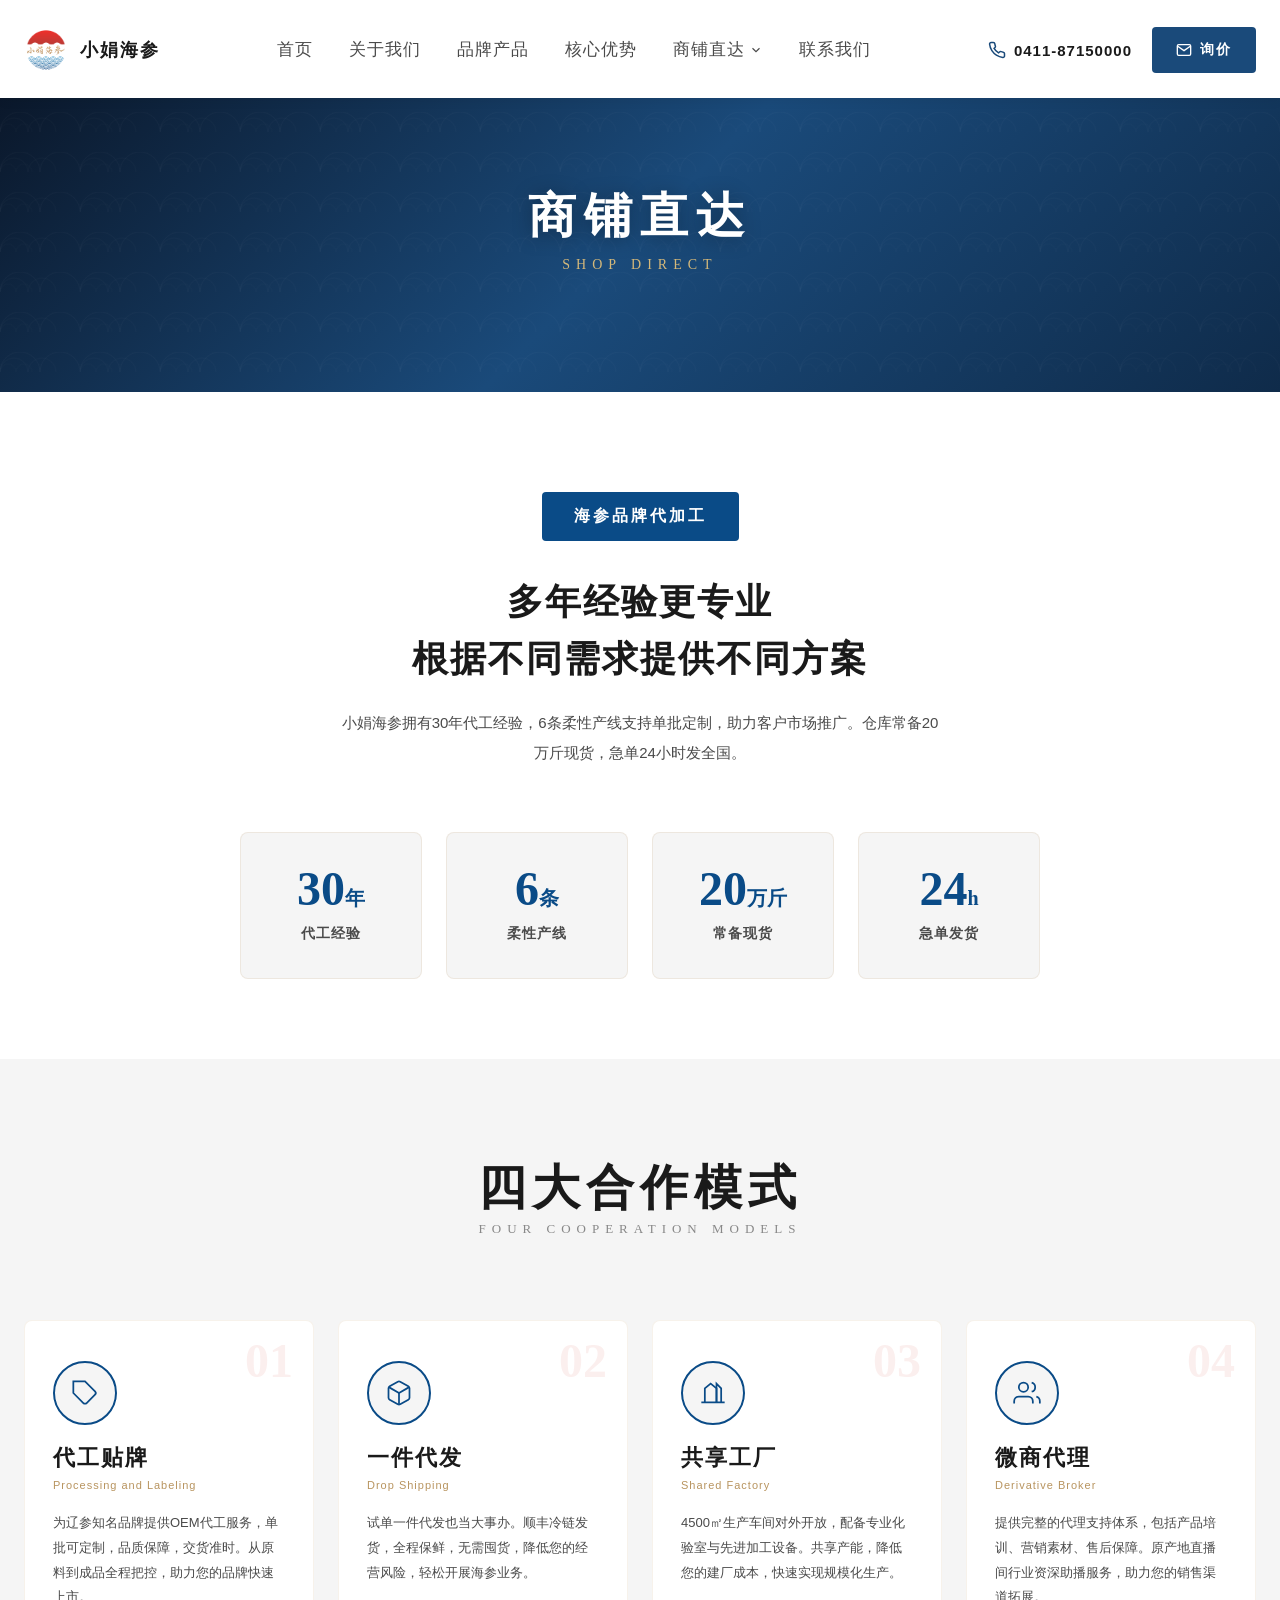
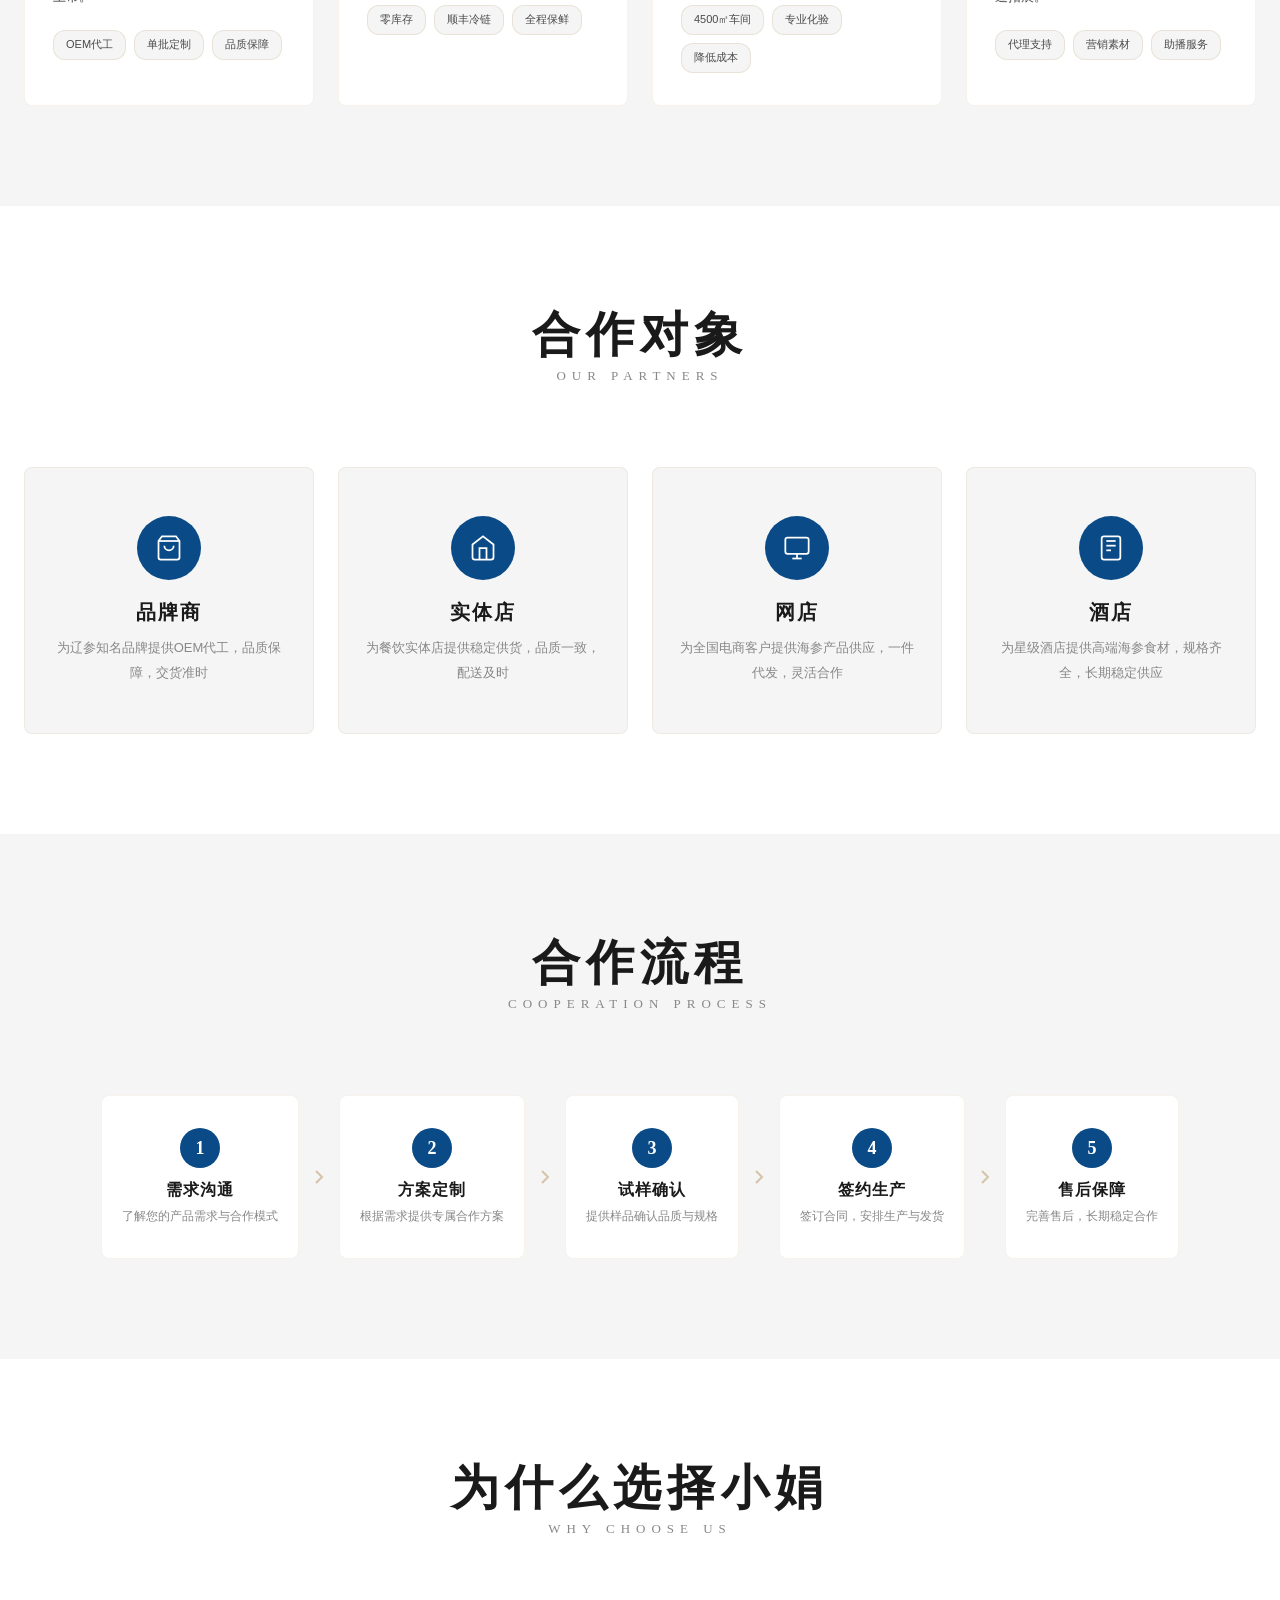
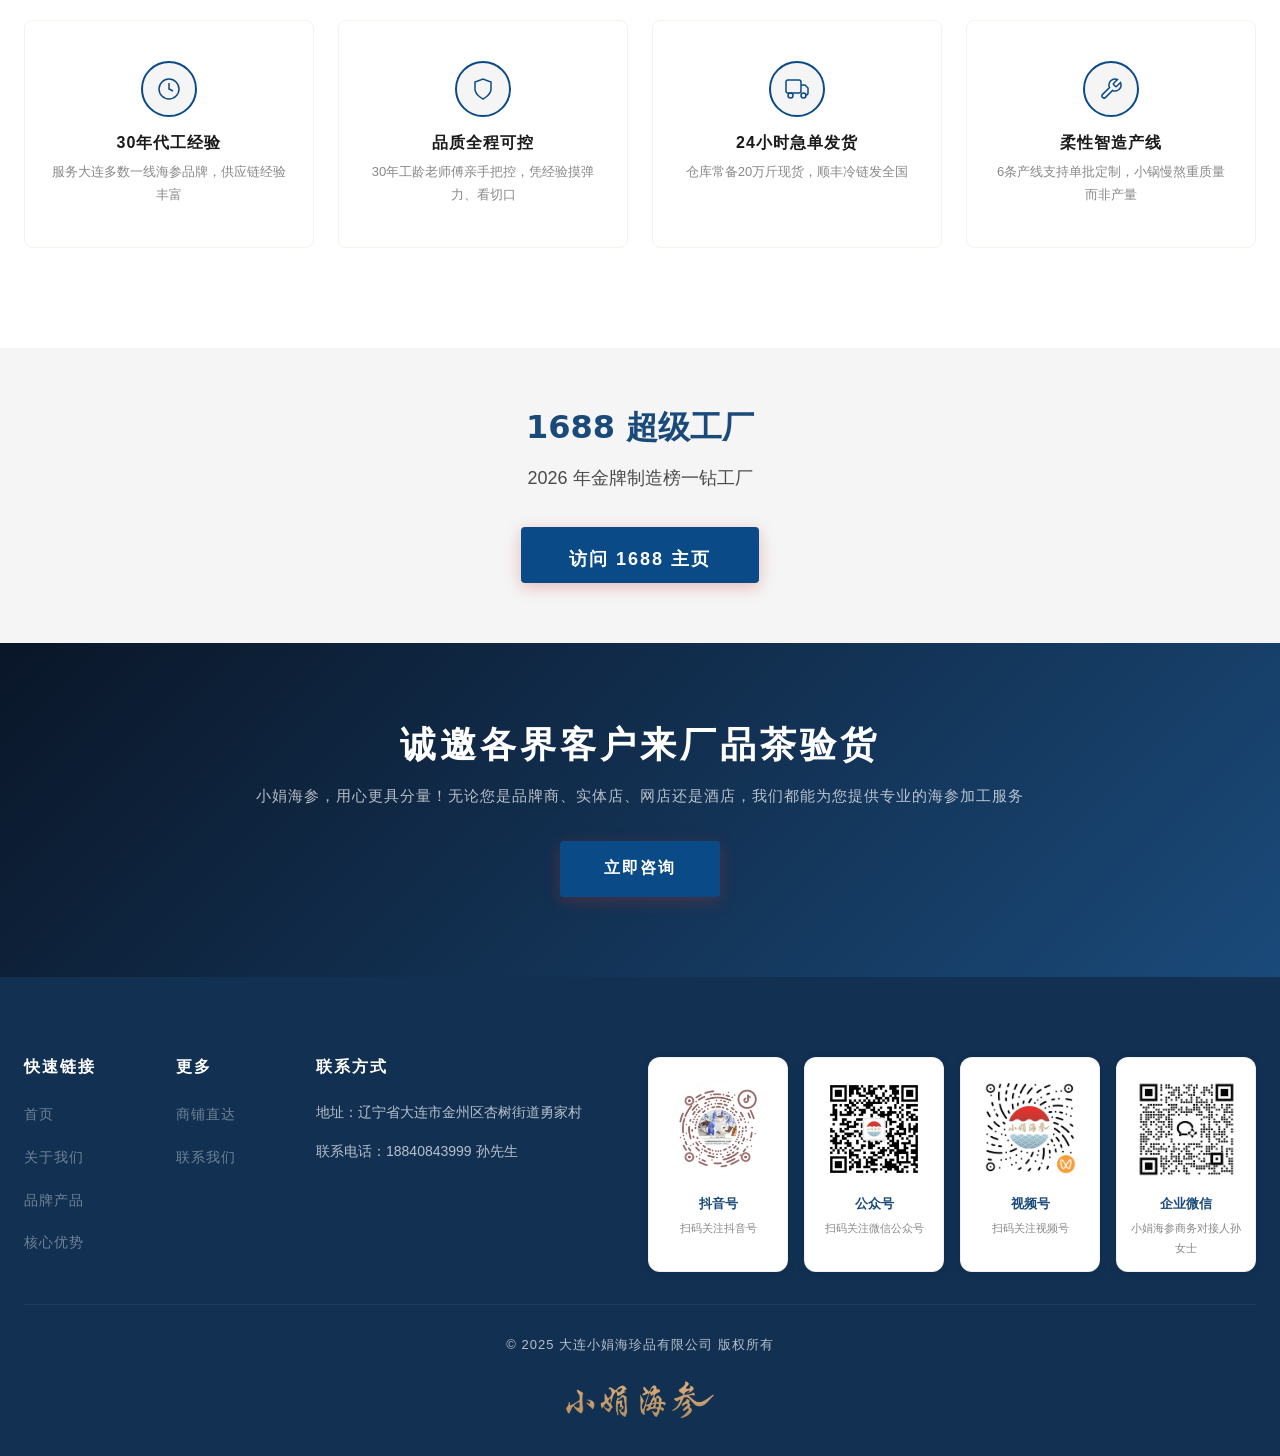
<file: shop/index.html>
<!DOCTYPE html><html lang="zh-CN"><head>
    <meta charset="UTF-8">
    <link rel="icon" href="../favicon.png" type="image/x-icon">
    <link rel="icon" href="../favicon-dark.png" type="image/png" media="(prefers-color-scheme: dark)">
    <meta name="viewport" content="width=device-width, initial-scale=1.0">

    <!-- Primary Meta Tags (SSR 默认值，客户端由 useSeoMeta 按路由覆盖) -->
    <title>商铺直达 - 大连小娟海珍品有限公司 | OEM代工 一件代发 共享工厂</title>
    <meta name="title" content="大连小娟海珍品有限公司 - 30年专业海参加工供应商 | 即食海参 淡干海参 OEM代工">
    <meta name="description" content="小娟海参合作模式：OEM代工贴牌、一件代发、共享工厂、微商代理。合作对象：品牌商、实体店、网店、酒店。2026年1688金牌制造榜一钻工厂。">
    <meta name="keywords" content="海参代工,海参贴牌,一件代发,共享工厂,微商代理,OEM代工,小娟海参">

    <!-- Canonical -->
    <link rel="canonical" href="https://xjhzp.com/shop">

    <!-- Open Graph / Facebook / LinkedIn -->
    <meta property="og:type" content="website">
    <meta property="og:site_name" content="大连小娟海珍品有限公司">
    <meta property="og:title" content="商铺直达 - 大连小娟海珍品有限公司 | OEM代工 一件代发 共享工厂">
    <meta property="og:description" content="小娟海参合作模式：OEM代工贴牌、一件代发、共享工厂、微商代理。合作对象：品牌商、实体店、网店、酒店。2026年1688金牌制造榜一钻工厂。">
    <meta property="og:url" content="https://xjhzp.com/shop">
    <meta property="og:image:alt" content="大连小娟海珍品有限公司">
    <meta property="og:image:width" content="1200">
    <meta property="og:image:height" content="630">

    <!-- Twitter Card -->
    <meta name="twitter:card" content="summary_large_image">
    <meta name="twitter:title" content="商铺直达 - 大连小娟海珍品有限公司 | OEM代工 一件代发 共享工厂">
    <meta name="twitter:description" content="小娟海参合作模式：OEM代工贴牌、一件代发、共享工厂、微商代理。合作对象：品牌商、实体店、网店、酒店。2026年1688金牌制造榜一钻工厂。">
    <meta name="twitter:image:alt" content="大连小娟海珍品有限公司">
    
    <link rel="stylesheet" crossorigin="" href="../assets/index-ff_Klkkk.css">
  <style type="text/css">[data-sonner-toaster][dir=ltr],html[dir=ltr]{--toast-icon-margin-start:-3px;--toast-icon-margin-end:4px;--toast-svg-margin-start:-1px;--toast-svg-margin-end:0px;--toast-button-margin-start:auto;--toast-button-margin-end:0;--toast-close-button-start:0;--toast-close-button-end:unset;--toast-close-button-transform:translate(-35%, -35%)}[data-sonner-toaster][dir=rtl],html[dir=rtl]{--toast-icon-margin-start:4px;--toast-icon-margin-end:-3px;--toast-svg-margin-start:0px;--toast-svg-margin-end:-1px;--toast-button-margin-start:0;--toast-button-margin-end:auto;--toast-close-button-start:unset;--toast-close-button-end:0;--toast-close-button-transform:translate(35%, -35%)}[data-sonner-toaster]{position:fixed;width:var(--width);font-family:ui-sans-serif,system-ui,-apple-system,BlinkMacSystemFont,Segoe UI,Roboto,Helvetica Neue,Arial,Noto Sans,sans-serif,Apple Color Emoji,Segoe UI Emoji,Segoe UI Symbol,Noto Color Emoji;--gray1:hsl(0, 0%, 99%);--gray2:hsl(0, 0%, 97.3%);--gray3:hsl(0, 0%, 95.1%);--gray4:hsl(0, 0%, 93%);--gray5:hsl(0, 0%, 90.9%);--gray6:hsl(0, 0%, 88.7%);--gray7:hsl(0, 0%, 85.8%);--gray8:hsl(0, 0%, 78%);--gray9:hsl(0, 0%, 56.1%);--gray10:hsl(0, 0%, 52.3%);--gray11:hsl(0, 0%, 43.5%);--gray12:hsl(0, 0%, 9%);--border-radius:8px;box-sizing:border-box;padding:0;margin:0;list-style:none;outline:0;z-index:999999999;transition:transform .4s ease}@media (hover:none) and (pointer:coarse){[data-sonner-toaster][data-lifted=true]{transform:none}}[data-sonner-toaster][data-x-position=right]{right:var(--offset-right)}[data-sonner-toaster][data-x-position=left]{left:var(--offset-left)}[data-sonner-toaster][data-x-position=center]{left:50%;transform:translateX(-50%)}[data-sonner-toaster][data-y-position=top]{top:var(--offset-top)}[data-sonner-toaster][data-y-position=bottom]{bottom:var(--offset-bottom)}[data-sonner-toast]{--y:translateY(100%);--lift-amount:calc(var(--lift) * var(--gap));z-index:var(--z-index);position:absolute;opacity:0;transform:var(--y);touch-action:none;transition:transform .4s,opacity .4s,height .4s,box-shadow .2s;box-sizing:border-box;outline:0;overflow-wrap:anywhere}[data-sonner-toast][data-styled=true]{padding:16px;background:var(--normal-bg);border:1px solid var(--normal-border);color:var(--normal-text);border-radius:var(--border-radius);box-shadow:0 4px 12px rgba(0,0,0,.1);width:var(--width);font-size:13px;display:flex;align-items:center;gap:6px}[data-sonner-toast]:focus-visible{box-shadow:0 4px 12px rgba(0,0,0,.1),0 0 0 2px rgba(0,0,0,.2)}[data-sonner-toast][data-y-position=top]{top:0;--y:translateY(-100%);--lift:1;--lift-amount:calc(1 * var(--gap))}[data-sonner-toast][data-y-position=bottom]{bottom:0;--y:translateY(100%);--lift:-1;--lift-amount:calc(var(--lift) * var(--gap))}[data-sonner-toast][data-styled=true] [data-description]{font-weight:400;line-height:1.4;color:#3f3f3f}[data-rich-colors=true][data-sonner-toast][data-styled=true] [data-description]{color:inherit}[data-sonner-toaster][data-sonner-theme=dark] [data-description]{color:#e8e8e8}[data-sonner-toast][data-styled=true] [data-title]{font-weight:500;line-height:1.5;color:inherit}[data-sonner-toast][data-styled=true] [data-icon]{display:flex;height:16px;width:16px;position:relative;justify-content:flex-start;align-items:center;flex-shrink:0;margin-left:var(--toast-icon-margin-start);margin-right:var(--toast-icon-margin-end)}[data-sonner-toast][data-promise=true] [data-icon]>svg{opacity:0;transform:scale(.8);transform-origin:center;animation:sonner-fade-in .3s ease forwards}[data-sonner-toast][data-styled=true] [data-icon]>*{flex-shrink:0}[data-sonner-toast][data-styled=true] [data-icon] svg{margin-left:var(--toast-svg-margin-start);margin-right:var(--toast-svg-margin-end)}[data-sonner-toast][data-styled=true] [data-content]{display:flex;flex-direction:column;gap:2px}[data-sonner-toast][data-styled=true] [data-button]{border-radius:4px;padding-left:8px;padding-right:8px;height:24px;font-size:12px;color:var(--normal-bg);background:var(--normal-text);margin-left:var(--toast-button-margin-start);margin-right:var(--toast-button-margin-end);border:none;font-weight:500;cursor:pointer;outline:0;display:flex;align-items:center;flex-shrink:0;transition:opacity .4s,box-shadow .2s}[data-sonner-toast][data-styled=true] [data-button]:focus-visible{box-shadow:0 0 0 2px rgba(0,0,0,.4)}[data-sonner-toast][data-styled=true] [data-button]:first-of-type{margin-left:var(--toast-button-margin-start);margin-right:var(--toast-button-margin-end)}[data-sonner-toast][data-styled=true] [data-cancel]{color:var(--normal-text);background:rgba(0,0,0,.08)}[data-sonner-toaster][data-sonner-theme=dark] [data-sonner-toast][data-styled=true] [data-cancel]{background:rgba(255,255,255,.3)}[data-sonner-toast][data-styled=true] [data-close-button]{position:absolute;left:var(--toast-close-button-start);right:var(--toast-close-button-end);top:0;height:20px;width:20px;display:flex;justify-content:center;align-items:center;padding:0;color:var(--gray12);background:var(--normal-bg);border:1px solid var(--gray4);transform:var(--toast-close-button-transform);border-radius:50%;cursor:pointer;z-index:1;transition:opacity .1s,background .2s,border-color .2s}[data-sonner-toast][data-styled=true] [data-close-button]:focus-visible{box-shadow:0 4px 12px rgba(0,0,0,.1),0 0 0 2px rgba(0,0,0,.2)}[data-sonner-toast][data-styled=true] [data-disabled=true]{cursor:not-allowed}[data-sonner-toast][data-styled=true]:hover [data-close-button]:hover{background:var(--gray2);border-color:var(--gray5)}[data-sonner-toast][data-swiping=true]::before{content:'';position:absolute;left:-100%;right:-100%;height:100%;z-index:-1}[data-sonner-toast][data-y-position=top][data-swiping=true]::before{bottom:50%;transform:scaleY(3) translateY(50%)}[data-sonner-toast][data-y-position=bottom][data-swiping=true]::before{top:50%;transform:scaleY(3) translateY(-50%)}[data-sonner-toast][data-swiping=false][data-removed=true]::before{content:'';position:absolute;inset:0;transform:scaleY(2)}[data-sonner-toast][data-expanded=true]::after{content:'';position:absolute;left:0;height:calc(var(--gap) + 1px);bottom:100%;width:100%}[data-sonner-toast][data-mounted=true]{--y:translateY(0);opacity:1}[data-sonner-toast][data-expanded=false][data-front=false]{--scale:var(--toasts-before) * 0.05 + 1;--y:translateY(calc(var(--lift-amount) * var(--toasts-before))) scale(calc(-1 * var(--scale)));height:var(--front-toast-height)}[data-sonner-toast]>*{transition:opacity .4s}[data-sonner-toast][data-x-position=right]{right:0}[data-sonner-toast][data-x-position=left]{left:0}[data-sonner-toast][data-expanded=false][data-front=false][data-styled=true]>*{opacity:0}[data-sonner-toast][data-visible=false]{opacity:0;pointer-events:none}[data-sonner-toast][data-mounted=true][data-expanded=true]{--y:translateY(calc(var(--lift) * var(--offset)));height:var(--initial-height)}[data-sonner-toast][data-removed=true][data-front=true][data-swipe-out=false]{--y:translateY(calc(var(--lift) * -100%));opacity:0}[data-sonner-toast][data-removed=true][data-front=false][data-swipe-out=false][data-expanded=true]{--y:translateY(calc(var(--lift) * var(--offset) + var(--lift) * -100%));opacity:0}[data-sonner-toast][data-removed=true][data-front=false][data-swipe-out=false][data-expanded=false]{--y:translateY(40%);opacity:0;transition:transform .5s,opacity .2s}[data-sonner-toast][data-removed=true][data-front=false]::before{height:calc(var(--initial-height) + 20%)}[data-sonner-toast][data-swiping=true]{transform:var(--y) translateY(var(--swipe-amount-y,0)) translateX(var(--swipe-amount-x,0));transition:none}[data-sonner-toast][data-swiped=true]{user-select:none}[data-sonner-toast][data-swipe-out=true][data-y-position=bottom],[data-sonner-toast][data-swipe-out=true][data-y-position=top]{animation-duration:.2s;animation-timing-function:ease-out;animation-fill-mode:forwards}[data-sonner-toast][data-swipe-out=true][data-swipe-direction=left]{animation-name:swipe-out-left}[data-sonner-toast][data-swipe-out=true][data-swipe-direction=right]{animation-name:swipe-out-right}[data-sonner-toast][data-swipe-out=true][data-swipe-direction=up]{animation-name:swipe-out-up}[data-sonner-toast][data-swipe-out=true][data-swipe-direction=down]{animation-name:swipe-out-down}@keyframes swipe-out-left{from{transform:var(--y) translateX(var(--swipe-amount-x));opacity:1}to{transform:var(--y) translateX(calc(var(--swipe-amount-x) - 100%));opacity:0}}@keyframes swipe-out-right{from{transform:var(--y) translateX(var(--swipe-amount-x));opacity:1}to{transform:var(--y) translateX(calc(var(--swipe-amount-x) + 100%));opacity:0}}@keyframes swipe-out-up{from{transform:var(--y) translateY(var(--swipe-amount-y));opacity:1}to{transform:var(--y) translateY(calc(var(--swipe-amount-y) - 100%));opacity:0}}@keyframes swipe-out-down{from{transform:var(--y) translateY(var(--swipe-amount-y));opacity:1}to{transform:var(--y) translateY(calc(var(--swipe-amount-y) + 100%));opacity:0}}@media (max-width:600px){[data-sonner-toaster]{position:fixed;right:var(--mobile-offset-right);left:var(--mobile-offset-left);width:100%}[data-sonner-toaster][dir=rtl]{left:calc(var(--mobile-offset-left) * -1)}[data-sonner-toaster] [data-sonner-toast]{left:0;right:0;width:calc(100% - var(--mobile-offset-left) * 2)}[data-sonner-toaster][data-x-position=left]{left:var(--mobile-offset-left)}[data-sonner-toaster][data-y-position=bottom]{bottom:var(--mobile-offset-bottom)}[data-sonner-toaster][data-y-position=top]{top:var(--mobile-offset-top)}[data-sonner-toaster][data-x-position=center]{left:var(--mobile-offset-left);right:var(--mobile-offset-right);transform:none}}[data-sonner-toaster][data-sonner-theme=light]{--normal-bg:#fff;--normal-border:var(--gray4);--normal-text:var(--gray12);--success-bg:hsl(143, 85%, 96%);--success-border:hsl(145, 92%, 87%);--success-text:hsl(140, 100%, 27%);--info-bg:hsl(208, 100%, 97%);--info-border:hsl(221, 91%, 93%);--info-text:hsl(210, 92%, 45%);--warning-bg:hsl(49, 100%, 97%);--warning-border:hsl(49, 91%, 84%);--warning-text:hsl(31, 92%, 45%);--error-bg:hsl(359, 100%, 97%);--error-border:hsl(359, 100%, 94%);--error-text:hsl(360, 100%, 45%)}[data-sonner-toaster][data-sonner-theme=light] [data-sonner-toast][data-invert=true]{--normal-bg:#000;--normal-border:hsl(0, 0%, 20%);--normal-text:var(--gray1)}[data-sonner-toaster][data-sonner-theme=dark] [data-sonner-toast][data-invert=true]{--normal-bg:#fff;--normal-border:var(--gray3);--normal-text:var(--gray12)}[data-sonner-toaster][data-sonner-theme=dark]{--normal-bg:#000;--normal-bg-hover:hsl(0, 0%, 12%);--normal-border:hsl(0, 0%, 20%);--normal-border-hover:hsl(0, 0%, 25%);--normal-text:var(--gray1);--success-bg:hsl(150, 100%, 6%);--success-border:hsl(147, 100%, 12%);--success-text:hsl(150, 86%, 65%);--info-bg:hsl(215, 100%, 6%);--info-border:hsl(223, 43%, 17%);--info-text:hsl(216, 87%, 65%);--warning-bg:hsl(64, 100%, 6%);--warning-border:hsl(60, 100%, 9%);--warning-text:hsl(46, 87%, 65%);--error-bg:hsl(358, 76%, 10%);--error-border:hsl(357, 89%, 16%);--error-text:hsl(358, 100%, 81%)}[data-sonner-toaster][data-sonner-theme=dark] [data-sonner-toast] [data-close-button]{background:var(--normal-bg);border-color:var(--normal-border);color:var(--normal-text)}[data-sonner-toaster][data-sonner-theme=dark] [data-sonner-toast] [data-close-button]:hover{background:var(--normal-bg-hover);border-color:var(--normal-border-hover)}[data-rich-colors=true][data-sonner-toast][data-type=success]{background:var(--success-bg);border-color:var(--success-border);color:var(--success-text)}[data-rich-colors=true][data-sonner-toast][data-type=success] [data-close-button]{background:var(--success-bg);border-color:var(--success-border);color:var(--success-text)}[data-rich-colors=true][data-sonner-toast][data-type=info]{background:var(--info-bg);border-color:var(--info-border);color:var(--info-text)}[data-rich-colors=true][data-sonner-toast][data-type=info] [data-close-button]{background:var(--info-bg);border-color:var(--info-border);color:var(--info-text)}[data-rich-colors=true][data-sonner-toast][data-type=warning]{background:var(--warning-bg);border-color:var(--warning-border);color:var(--warning-text)}[data-rich-colors=true][data-sonner-toast][data-type=warning] [data-close-button]{background:var(--warning-bg);border-color:var(--warning-border);color:var(--warning-text)}[data-rich-colors=true][data-sonner-toast][data-type=error]{background:var(--error-bg);border-color:var(--error-border);color:var(--error-text)}[data-rich-colors=true][data-sonner-toast][data-type=error] [data-close-button]{background:var(--error-bg);border-color:var(--error-border);color:var(--error-text)}.sonner-loading-wrapper{--size:16px;height:var(--size);width:var(--size);position:absolute;inset:0;z-index:10}.sonner-loading-wrapper[data-visible=false]{transform-origin:center;animation:sonner-fade-out .2s ease forwards}.sonner-spinner{position:relative;top:50%;left:50%;height:var(--size);width:var(--size)}.sonner-loading-bar{animation:sonner-spin 1.2s linear infinite;background:var(--gray11);border-radius:6px;height:8%;left:-10%;position:absolute;top:-3.9%;width:24%}.sonner-loading-bar:first-child{animation-delay:-1.2s;transform:rotate(.0001deg) translate(146%)}.sonner-loading-bar:nth-child(2){animation-delay:-1.1s;transform:rotate(30deg) translate(146%)}.sonner-loading-bar:nth-child(3){animation-delay:-1s;transform:rotate(60deg) translate(146%)}.sonner-loading-bar:nth-child(4){animation-delay:-.9s;transform:rotate(90deg) translate(146%)}.sonner-loading-bar:nth-child(5){animation-delay:-.8s;transform:rotate(120deg) translate(146%)}.sonner-loading-bar:nth-child(6){animation-delay:-.7s;transform:rotate(150deg) translate(146%)}.sonner-loading-bar:nth-child(7){animation-delay:-.6s;transform:rotate(180deg) translate(146%)}.sonner-loading-bar:nth-child(8){animation-delay:-.5s;transform:rotate(210deg) translate(146%)}.sonner-loading-bar:nth-child(9){animation-delay:-.4s;transform:rotate(240deg) translate(146%)}.sonner-loading-bar:nth-child(10){animation-delay:-.3s;transform:rotate(270deg) translate(146%)}.sonner-loading-bar:nth-child(11){animation-delay:-.2s;transform:rotate(300deg) translate(146%)}.sonner-loading-bar:nth-child(12){animation-delay:-.1s;transform:rotate(330deg) translate(146%)}@keyframes sonner-fade-in{0%{opacity:0;transform:scale(.8)}100%{opacity:1;transform:scale(1)}}@keyframes sonner-fade-out{0%{opacity:1;transform:scale(1)}100%{opacity:0;transform:scale(.8)}}@keyframes sonner-spin{0%{opacity:1}100%{opacity:.15}}@media (prefers-reduced-motion){.sonner-loading-bar,[data-sonner-toast],[data-sonner-toast]>*{transition:none!important;animation:none!important}}.sonner-loader{position:absolute;top:50%;left:50%;transform:translate(-50%,-50%);transform-origin:center;transition:opacity .2s,transform .2s}.sonner-loader[data-visible=false]{opacity:0;transform:scale(.8) translate(-50%,-50%)}</style><script type="application/ld+json">{"@context":"https://schema.org","@type":"Organization","name":"大连小娟海珍品有限公司","url":"https://xjhzp.com","logo":"/AppUpload/Image/521a72d643084b9f86b425259fb7df41.png","description":"大连小娟海珍品有限公司，始创于1997年，30年海参加工经验，为50%大连海参品牌代工，工厂4500平，活参年加工量800余吨，覆盖即食、淡干、半干等全品类，提供OEM/ODM代工服务。","contactPoint":{"@type":"ContactPoint","telephone":"18840843999","contactType":"customer service","availableLanguage":"Chinese"},"address":{"@type":"PostalAddress","streetAddress":"辽宁省大连市金州区杏树街道勇家村","addressLocality":"大连市","addressRegion":"辽宁省","addressCountry":"CN"}}</script><link rel="stylesheet" href="../assets/replay.css">
</head>
  <body>
    <div id="root"><div class="font-sans antialiased"><div class="site-public js-enabled"><nav class="navbar navbar-new" id="navbar"><div class="navbar-new-inner"><a class="navbar-new-logo" href="../" data-discover="true"><img alt="大连海珍品有限公司 Logo" src="../AppUpload/Image/89952b265f49439291ce87c8d997079f.png"><span class="navbar-new-logo-text">小娟海参</span></a><div class="navbar-new-menu" id="navMenu"><a class="" href="../" data-discover="true">首页</a><a class="" href="../about/" data-discover="true">关于我们</a><a class="" href="../products/" data-discover="true">品牌产品</a><a class="" href="../advantages/" data-discover="true">核心优势</a><div class="nav-dropdown" style="position: relative;"><span class="nav-dropdown-trigger">商铺直达<svg class="nav-dropdown-arrow" viewBox="0 0 24 24" fill="none" stroke="currentColor" stroke-width="2" width="14" height="14"><path d="M6 9l6 6 6-6"></path></svg></span><div class="nav-dropdown-menu"><a href="https://hdwjjdtool.1688.com/?spm=a26352.13672862.offerlist.12.112c1e625WnYw3" target="_blank" rel="noopener noreferrer" class="nav-dropdown-link">1688</a><a href="https://deyusx.tmall.com/category.htm?appUid=RAzN8HWYk7h5xTE3ZHbEDf7niyhHfwD9iPduKSLmNQchta3KhMH&amp;spm=a21n57.1.hoverItem.3" target="_blank" rel="noopener noreferrer" class="nav-dropdown-link">天猫</a><a href="https://mall.jd.com/index-186212.html?from=pc&amp;spmTag=[base64]&amp;cid=0" target="_blank" rel="noopener noreferrer" class="nav-dropdown-link">京东</a></div></div><a class="" href="../contact/" data-discover="true">联系我们</a></div><div class="navbar-new-right"><a class="navbar-new-phone" href="../contact/" data-discover="true"><svg viewBox="0 0 24 24" fill="none" stroke="currentColor" stroke-width="2"><path d="M22 16.92v3a2 2 0 0 1-2.18 2 19.79 19.79 0 0 1-8.63-3.07 19.5 19.5 0 0 1-6-6 19.79 19.79 0 0 1-3.07-8.67A2 2 0 0 1 4.11 2h3a2 2 0 0 1 2 1.72c.127.96.361 1.903.7 2.81a2 2 0 0 1-.45 2.11L8.09 9.91a16 16 0 0 0 6 6l1.27-1.27a2 2 0 0 1 2.11-.45c.907.339 1.85.573 2.81.7A2 2 0 0 1 22 16.92z"></path></svg><span>0411-87150000</span></a><a class="navbar-new-cta" href="../contact/" data-discover="true"><svg viewBox="0 0 24 24" fill="none" stroke="currentColor" stroke-width="2"><path d="M4 4h16c1.1 0 2 .9 2 2v12c0 1.1-.9 2-2 2H4c-1.1 0-2-.9-2-2V6c0-1.1.9-2 2-2z"></path><polyline points="22,6 12,13 2,6"></polyline></svg>询价</a></div><div class="navbar-new-toggle" id="navToggle" role="button" aria-label="打开菜单"><span></span><span></span><span></span></div></div></nav><main><section class="page-banner"><div class="page-banner-bg"></div><div class="page-banner-content"><h1 class="fade-in visible">商铺直达</h1><p class="fade-in fade-in-delay-1 visible">Shop Direct</p></div></section><section class="shop-oem-hero"><div class="container"><div class="oem-hero-content fade-in visible"><div class="oem-hero-badge">海参品牌代加工</div><h2>多年经验更专业<br>根据不同需求提供不同方案</h2><p>小娟海参拥有30年代工经验，6条柔性产线支持单批定制，助力客户市场推广。仓库常备20万斤现货，急单24小时发全国。</p></div><div class="oem-hero-stats fade-in fade-in-delay-1 visible"><div class="oem-stat"><div class="oem-stat-num">30<span>年</span></div><div class="oem-stat-label">代工经验</div></div><div class="oem-stat"><div class="oem-stat-num">6<span>条</span></div><div class="oem-stat-label">柔性产线</div></div><div class="oem-stat"><div class="oem-stat-num">20<span>万斤</span></div><div class="oem-stat-label">常备现货</div></div><div class="oem-stat"><div class="oem-stat-num">24<span>h</span></div><div class="oem-stat-label">急单发货</div></div></div></div></section><section class="shop-services-section"><div class="container"><div class="section-title"><h2 class="fade-in visible">四大合作模式</h2><p class="en-subtitle fade-in fade-in-delay-1 visible">Four Cooperation Models</p><div class="title-ornament fade-in fade-in-delay-2 visible"><span class="line"></span><span class="diamond"></span><span class="dot"></span><span class="diamond"></span><span class="line"></span></div></div><div class="services-grid-v2"><div class="service-card-v2 fade-in fade-in-delay-1 visible"><div class="service-card-v2-num">01</div><div class="service-card-v2-icon"><svg viewBox="0 0 24 24" fill="none" stroke="currentColor" stroke-width="1.5"><path d="M20.59 13.41l-7.17 7.17a2 2 0 0 1-2.83 0L2 12V2h10l8.59 8.59a2 2 0 0 1 0 2.82z"></path><line x1="7" y1="7" x2="7.01" y2="7"></line></svg></div><h3>代工贴牌</h3><p class="service-en">Processing and Labeling</p><p class="service-desc">为辽参知名品牌提供OEM代工服务，单批可定制，品质保障，交货准时。从原料到成品全程把控，助力您的品牌快速上市。</p><div class="service-card-v2-tags"><span>OEM代工</span><span>单批定制</span><span>品质保障</span></div></div><div class="service-card-v2 fade-in fade-in-delay-2 visible"><div class="service-card-v2-num">02</div><div class="service-card-v2-icon"><svg viewBox="0 0 24 24" fill="none" stroke="currentColor" stroke-width="1.5"><path d="M21 16V8a2 2 0 0 0-1-1.73l-7-4a2 2 0 0 0-2 0l-7 4A2 2 0 0 0 3 8v8a2 2 0 0 0 1 1.73l7 4a2 2 0 0 0 2 0l7-4A2 2 0 0 0 21 16z"></path><polyline points="3.27 6.96 12 12.01 20.73 6.96"></polyline><line x1="12" y1="22.08" x2="12" y2="12"></line></svg></div><h3>一件代发</h3><p class="service-en">Drop Shipping</p><p class="service-desc">试单一件代发也当大事办。顺丰冷链发货，全程保鲜，无需囤货，降低您的经营风险，轻松开展海参业务。</p><div class="service-card-v2-tags"><span>零库存</span><span>顺丰冷链</span><span>全程保鲜</span></div></div><div class="service-card-v2 fade-in fade-in-delay-3 visible"><div class="service-card-v2-num">03</div><div class="service-card-v2-icon"><svg viewBox="0 0 24 24" fill="none" stroke="currentColor" stroke-width="1.5"><path d="M2 20h20"></path><path d="M5 20V8l5-4 5 4v12"></path><path d="M15 20V4l4 4v12"></path></svg></div><h3>共享工厂</h3><p class="service-en">Shared Factory</p><p class="service-desc">4500㎡生产车间对外开放，配备专业化验室与先进加工设备。共享产能，降低您的建厂成本，快速实现规模化生产。</p><div class="service-card-v2-tags"><span>4500㎡车间</span><span>专业化验</span><span>降低成本</span></div></div><div class="service-card-v2 fade-in fade-in-delay-4 visible"><div class="service-card-v2-num">04</div><div class="service-card-v2-icon"><svg viewBox="0 0 24 24" fill="none" stroke="currentColor" stroke-width="1.5"><path d="M17 21v-2a4 4 0 0 0-4-4H5a4 4 0 0 0-4 4v2"></path><circle cx="9" cy="7" r="4"></circle><path d="M23 21v-2a4 4 0 0 0-3-3.87"></path><path d="M16 3.13a4 4 0 0 1 0 7.75"></path></svg></div><h3>微商代理</h3><p class="service-en">Derivative Broker</p><p class="service-desc">提供完整的代理支持体系，包括产品培训、营销素材、售后保障。原产地直播间行业资深助播服务，助力您的销售渠道拓展。</p><div class="service-card-v2-tags"><span>代理支持</span><span>营销素材</span><span>助播服务</span></div></div></div></div></section><section class="shop-partners-section"><div class="container"><div class="section-title"><h2 class="fade-in visible">合作对象</h2><p class="en-subtitle fade-in fade-in-delay-1 visible">Our Partners</p><div class="title-ornament fade-in fade-in-delay-2 visible"><span class="line"></span><span class="diamond"></span><span class="dot"></span><span class="diamond"></span><span class="line"></span></div></div><div class="partners-grid-v2 fade-in fade-in-delay-2 visible"><div class="partner-card-v2"><div class="partner-card-v2-icon"><svg viewBox="0 0 24 24" fill="none" stroke="currentColor" stroke-width="1.5"><path d="M6 2L3 6v14a2 2 0 0 0 2 2h14a2 2 0 0 0 2-2V6l-3-4z"></path><line x1="3" y1="6" x2="21" y2="6"></line><path d="M16 10a4 4 0 0 1-8 0"></path></svg></div><h3>品牌商</h3><p>为辽参知名品牌提供OEM代工，品质保障，交货准时</p></div><div class="partner-card-v2"><div class="partner-card-v2-icon"><svg viewBox="0 0 24 24" fill="none" stroke="currentColor" stroke-width="1.5"><path d="M3 9l9-7 9 7v11a2 2 0 0 1-2 2H5a2 2 0 0 1-2-2z"></path><polyline points="9 22 9 12 15 12 15 22"></polyline></svg></div><h3>实体店</h3><p>为餐饮实体店提供稳定供货，品质一致，配送及时</p></div><div class="partner-card-v2"><div class="partner-card-v2-icon"><svg viewBox="0 0 24 24" fill="none" stroke="currentColor" stroke-width="1.5"><rect x="2" y="3" width="20" height="14" rx="2"></rect><line x1="8" y1="21" x2="16" y2="21"></line><line x1="12" y1="17" x2="12" y2="21"></line></svg></div><h3>网店</h3><p>为全国电商客户提供海参产品供应，一件代发，灵活合作</p></div><div class="partner-card-v2"><div class="partner-card-v2-icon"><svg viewBox="0 0 24 24" fill="none" stroke="currentColor" stroke-width="1.5"><rect x="4" y="2" width="16" height="20" rx="2"></rect><line x1="8" y1="6" x2="16" y2="6"></line><line x1="8" y1="10" x2="16" y2="10"></line><line x1="8" y1="14" x2="12" y2="14"></line></svg></div><h3>酒店</h3><p>为星级酒店提供高端海参食材，规格齐全，长期稳定供应</p></div></div></div></section><section class="shop-process-section"><div class="container"><div class="section-title"><h2 class="fade-in">合作流程</h2><p class="en-subtitle fade-in fade-in-delay-1">Cooperation Process</p><div class="title-ornament fade-in fade-in-delay-2"><span class="line"></span><span class="diamond"></span><span class="dot"></span><span class="diamond"></span><span class="line"></span></div></div><div class="process-flow fade-in fade-in-delay-2"><div class="process-step"><div class="process-step-num">1</div><h4>需求沟通</h4><p>了解您的产品需求与合作模式</p></div><div class="process-arrow"><svg viewBox="0 0 24 24" fill="none" stroke="currentColor" stroke-width="2"><polyline points="9 18 15 12 9 6"></polyline></svg></div><div class="process-step"><div class="process-step-num">2</div><h4>方案定制</h4><p>根据需求提供专属合作方案</p></div><div class="process-arrow"><svg viewBox="0 0 24 24" fill="none" stroke="currentColor" stroke-width="2"><polyline points="9 18 15 12 9 6"></polyline></svg></div><div class="process-step"><div class="process-step-num">3</div><h4>试样确认</h4><p>提供样品确认品质与规格</p></div><div class="process-arrow"><svg viewBox="0 0 24 24" fill="none" stroke="currentColor" stroke-width="2"><polyline points="9 18 15 12 9 6"></polyline></svg></div><div class="process-step"><div class="process-step-num">4</div><h4>签约生产</h4><p>签订合同，安排生产与发货</p></div><div class="process-arrow"><svg viewBox="0 0 24 24" fill="none" stroke="currentColor" stroke-width="2"><polyline points="9 18 15 12 9 6"></polyline></svg></div><div class="process-step"><div class="process-step-num">5</div><h4>售后保障</h4><p>完善售后，长期稳定合作</p></div></div></div></section><section class="shop-why-section"><div class="container"><div class="section-title"><h2 class="fade-in">为什么选择小娟</h2><p class="en-subtitle fade-in fade-in-delay-1">Why Choose Us</p><div class="title-ornament fade-in fade-in-delay-2"><span class="line"></span><span class="diamond"></span><span class="dot"></span><span class="diamond"></span><span class="line"></span></div></div><div class="why-grid fade-in fade-in-delay-2"><div class="why-item"><div class="why-icon"><svg viewBox="0 0 24 24" fill="none" stroke="currentColor" stroke-width="1.5"><circle cx="12" cy="12" r="10"></circle><polyline points="12 6 12 12 16 14"></polyline></svg></div><h4>30年代工经验</h4><p>服务大连多数一线海参品牌，供应链经验丰富</p></div><div class="why-item"><div class="why-icon"><svg viewBox="0 0 24 24" fill="none" stroke="currentColor" stroke-width="1.5"><path d="M12 22s8-4 8-10V5l-8-3-8 3v7c0 6 8 10 8 10z"></path></svg></div><h4>品质全程可控</h4><p>30年工龄老师傅亲手把控，凭经验摸弹力、看切口</p></div><div class="why-item"><div class="why-icon"><svg viewBox="0 0 24 24" fill="none" stroke="currentColor" stroke-width="1.5"><rect x="1" y="3" width="15" height="13" rx="2"></rect><path d="M16 8h4l3 3v5a2 2 0 0 1-2 2h-1"></path><circle cx="5.5" cy="18.5" r="2.5"></circle><circle cx="18.5" cy="18.5" r="2.5"></circle></svg></div><h4>24小时急单发货</h4><p>仓库常备20万斤现货，顺丰冷链发全国</p></div><div class="why-item"><div class="why-icon"><svg viewBox="0 0 24 24" fill="none" stroke="currentColor" stroke-width="1.5"><path d="M14.7 6.3a1 1 0 0 0 0 1.4l1.6 1.6a1 1 0 0 0 1.4 0l3.77-3.77a6 6 0 0 1-7.94 7.94l-6.91 6.91a2.12 2.12 0 0 1-3-3l6.91-6.91a6 6 0 0 1 7.94-7.94l-3.76 3.76z"></path></svg></div><h4>柔性智造产线</h4><p>6条产线支持单批定制，小锅慢熬重质量而非产量</p></div></div></div></section><section class="shop-1688-section" style="padding: 60px 0px; background: var(--color-cream); text-align: center;"><div class="container"><h2 class="fade-in" style="color: var(--color-blue-deep); font-size: 32px; margin-bottom: 16px;">1688 超级工厂</h2><p class="fade-in fade-in-delay-1" style="font-size: 18px; color: var(--color-dark-gray); margin-bottom: 32px;">2026 年金牌制造榜一钻工厂</p><a href="https://hdwjjdtool.1688.com/?spm=a26352.13672862.offerlist.12.112c1e625WnYw3" target="_blank" rel="noopener noreferrer" class="btn btn-primary fade-in fade-in-delay-2" style="display: inline-block; padding: 16px 48px; font-size: 18px;">访问 1688 主页</a></div></section><section class="shop-cta-section"><div class="container"><h2 class="fade-in">诚邀各界客户来厂品茶验货</h2><p class="fade-in fade-in-delay-1">小娟海参，用心更具分量！无论您是品牌商、实体店、网店还是酒店，我们都能为您提供专业的海参加工服务</p><div class="fade-in fade-in-delay-2"><a class="btn btn-primary" href="../contact/" data-discover="true">立即咨询</a></div></div></section></main><footer class="footer"><div class="container"><div class="inner-footer-top"><div class="inner-footer-links"><div class="footer-col"><h4>快速链接</h4><ul><li><a href="../" data-discover="true">首页</a></li><li><a href="../about/" data-discover="true">关于我们</a></li><li><a href="../products/" data-discover="true">品牌产品</a></li><li><a href="../advantages/" data-discover="true">核心优势</a></li></ul></div><div class="footer-col"><h4>更多</h4><ul><li><a href="https://hdwjjdtool.1688.com/?spm=a26352.13672862.offerlist.12.112c1e625WnYw3" target="_blank" rel="noopener noreferrer">商铺直达</a></li><li><a href="../contact/" data-discover="true">联系我们</a></li></ul></div><div class="footer-col"><h4>联系方式</h4><ul><li class="footer-contact-item">地址：辽宁省大连市金州区杏树街道勇家村</li><li class="footer-contact-item">联系电话：18840843999 孙先生</li></ul></div></div><div class="inner-footer-qr"><div class="inner-qr-card"><div class="inner-qr-img-wrap"><img alt="抖音号" class="inner-qr-img" src="../AppUpload/Image/8b52baa30645438aa3116bb93f550976.jpg"></div><div class="inner-qr-label">抖音号</div><div class="inner-qr-sub">扫码关注抖音号</div></div><div class="inner-qr-card"><div class="inner-qr-img-wrap"><img alt="公众号" class="inner-qr-img" src="../AppUpload/Image/eafeceb8481a473c900341a983e5be58.jpg"></div><div class="inner-qr-label">公众号</div><div class="inner-qr-sub">扫码关注微信公众号</div></div><div class="inner-qr-card"><div class="inner-qr-img-wrap"><img alt="视频号" class="inner-qr-img" src="../AppUpload/Image/6c6bac81618849258ff91b26e636ba14.png"></div><div class="inner-qr-label">视频号</div><div class="inner-qr-sub">扫码关注视频号</div></div><div class="inner-qr-card"><div class="inner-qr-img-wrap"><img alt="企业微信" class="inner-qr-img" src="../AppUpload/Image/521a72d643084b9f86b425259fb7df41.png"></div><div class="inner-qr-label">企业微信</div><div class="inner-qr-sub">小娟海参商务对接人孙女士</div></div></div></div><div class="footer-bottom"><p>© 2025 大连小娟海珍品有限公司 版权所有</p><div class="footer-logo-bottom"><img alt="大连海珍品有限公司 Logo" src="../AppUpload/Image/e2ba5808e01a480f8528a1d72c93f6ad.png"></div></div></div></footer></div><section aria-label="Notifications alt+T" tabindex="-1" aria-live="polite" aria-relevant="additions text" aria-atomic="false"></section></div></div>
  

<noscript><style>.js-enabled .fade-in{opacity:1!important;transform:none!important}</style></noscript>
<script src="../assets/replay.js" defer></script>
</body></html>
</file>
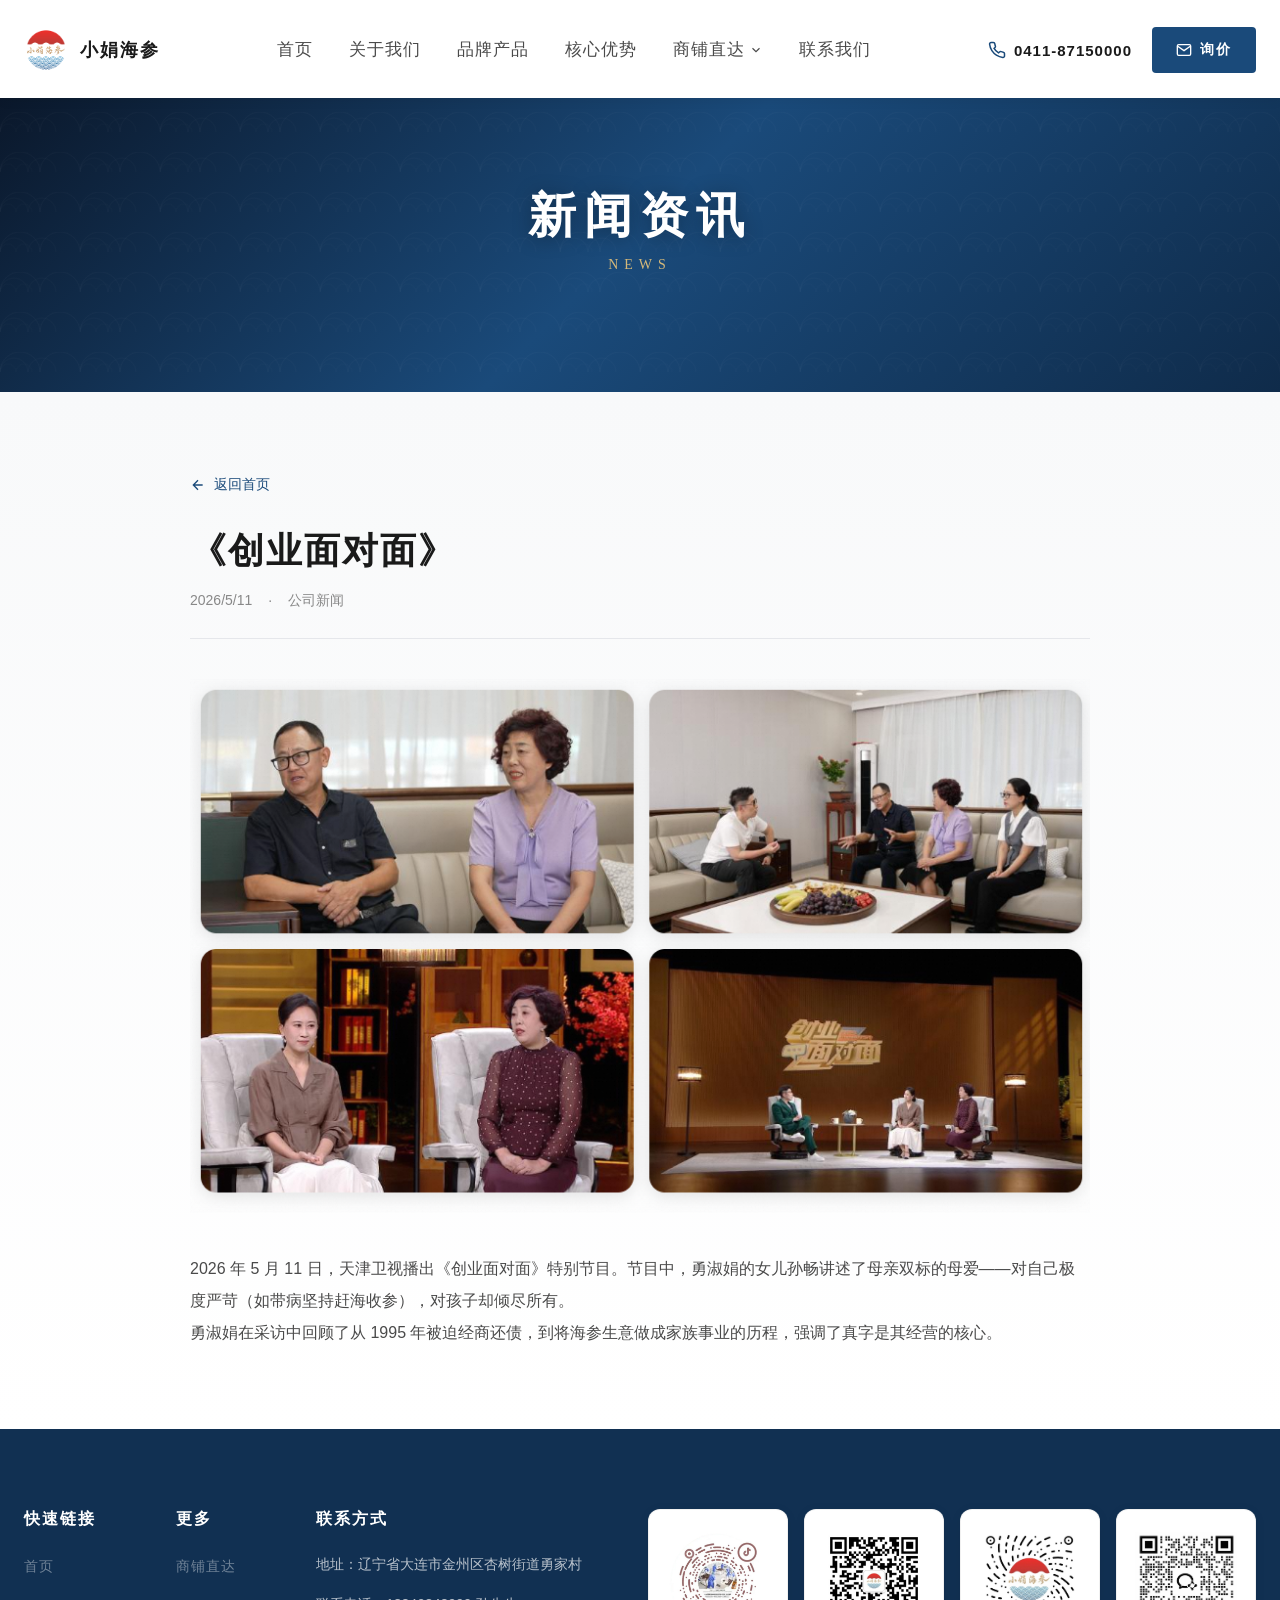
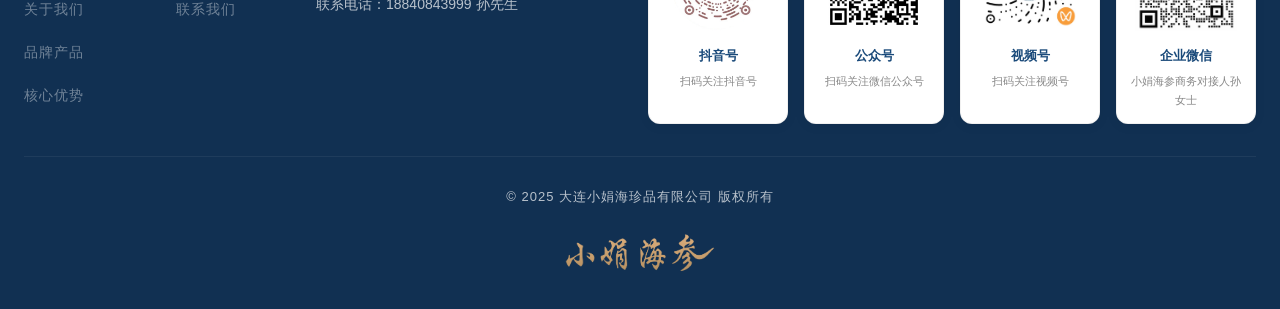
<file: news/chuangye-mianduimian/index.html>
<!DOCTYPE html><html lang="zh-CN"><head>
    <meta charset="UTF-8">
    <link rel="icon" href="../../favicon.png" type="image/x-icon">
    <link rel="icon" href="../../favicon-dark.png" type="image/png" media="(prefers-color-scheme: dark)">
    <meta name="viewport" content="width=device-width, initial-scale=1.0">

    <!-- Primary Meta Tags (SSR 默认值，客户端由 useSeoMeta 按路由覆盖) -->
    <title>《创业面对面》 - 大连小娟海珍品有限公司</title>
    <meta name="title" content="大连小娟海珍品有限公司 - 30年专业海参加工供应商 | 即食海参 淡干海参 OEM代工">
    
    

    <!-- Canonical -->
    <link rel="canonical" href="https://xjhzp.com/news/chuangye-mianduimian">

    <!-- Open Graph / Facebook / LinkedIn -->
    <meta property="og:type" content="article">
    <meta property="og:site_name" content="大连小娟海珍品有限公司">
    <meta property="og:title" content="《创业面对面》 - 大连小娟海珍品有限公司">
    
    <meta property="og:url" content="https://xjhzp.com/news/chuangye-mianduimian">
    <meta property="og:image:alt" content="大连小娟海珍品有限公司">
    <meta property="og:image:width" content="1200">
    <meta property="og:image:height" content="630">

    <!-- Twitter Card -->
    <meta name="twitter:card" content="summary_large_image">
    <meta name="twitter:title" content="《创业面对面》 - 大连小娟海珍品有限公司">
    
    <meta name="twitter:image:alt" content="大连小娟海珍品有限公司">
    
    <link rel="stylesheet" crossorigin="" href="../../assets/index-ff_Klkkk.css">
  <style type="text/css">[data-sonner-toaster][dir=ltr],html[dir=ltr]{--toast-icon-margin-start:-3px;--toast-icon-margin-end:4px;--toast-svg-margin-start:-1px;--toast-svg-margin-end:0px;--toast-button-margin-start:auto;--toast-button-margin-end:0;--toast-close-button-start:0;--toast-close-button-end:unset;--toast-close-button-transform:translate(-35%, -35%)}[data-sonner-toaster][dir=rtl],html[dir=rtl]{--toast-icon-margin-start:4px;--toast-icon-margin-end:-3px;--toast-svg-margin-start:0px;--toast-svg-margin-end:-1px;--toast-button-margin-start:0;--toast-button-margin-end:auto;--toast-close-button-start:unset;--toast-close-button-end:0;--toast-close-button-transform:translate(35%, -35%)}[data-sonner-toaster]{position:fixed;width:var(--width);font-family:ui-sans-serif,system-ui,-apple-system,BlinkMacSystemFont,Segoe UI,Roboto,Helvetica Neue,Arial,Noto Sans,sans-serif,Apple Color Emoji,Segoe UI Emoji,Segoe UI Symbol,Noto Color Emoji;--gray1:hsl(0, 0%, 99%);--gray2:hsl(0, 0%, 97.3%);--gray3:hsl(0, 0%, 95.1%);--gray4:hsl(0, 0%, 93%);--gray5:hsl(0, 0%, 90.9%);--gray6:hsl(0, 0%, 88.7%);--gray7:hsl(0, 0%, 85.8%);--gray8:hsl(0, 0%, 78%);--gray9:hsl(0, 0%, 56.1%);--gray10:hsl(0, 0%, 52.3%);--gray11:hsl(0, 0%, 43.5%);--gray12:hsl(0, 0%, 9%);--border-radius:8px;box-sizing:border-box;padding:0;margin:0;list-style:none;outline:0;z-index:999999999;transition:transform .4s ease}@media (hover:none) and (pointer:coarse){[data-sonner-toaster][data-lifted=true]{transform:none}}[data-sonner-toaster][data-x-position=right]{right:var(--offset-right)}[data-sonner-toaster][data-x-position=left]{left:var(--offset-left)}[data-sonner-toaster][data-x-position=center]{left:50%;transform:translateX(-50%)}[data-sonner-toaster][data-y-position=top]{top:var(--offset-top)}[data-sonner-toaster][data-y-position=bottom]{bottom:var(--offset-bottom)}[data-sonner-toast]{--y:translateY(100%);--lift-amount:calc(var(--lift) * var(--gap));z-index:var(--z-index);position:absolute;opacity:0;transform:var(--y);touch-action:none;transition:transform .4s,opacity .4s,height .4s,box-shadow .2s;box-sizing:border-box;outline:0;overflow-wrap:anywhere}[data-sonner-toast][data-styled=true]{padding:16px;background:var(--normal-bg);border:1px solid var(--normal-border);color:var(--normal-text);border-radius:var(--border-radius);box-shadow:0 4px 12px rgba(0,0,0,.1);width:var(--width);font-size:13px;display:flex;align-items:center;gap:6px}[data-sonner-toast]:focus-visible{box-shadow:0 4px 12px rgba(0,0,0,.1),0 0 0 2px rgba(0,0,0,.2)}[data-sonner-toast][data-y-position=top]{top:0;--y:translateY(-100%);--lift:1;--lift-amount:calc(1 * var(--gap))}[data-sonner-toast][data-y-position=bottom]{bottom:0;--y:translateY(100%);--lift:-1;--lift-amount:calc(var(--lift) * var(--gap))}[data-sonner-toast][data-styled=true] [data-description]{font-weight:400;line-height:1.4;color:#3f3f3f}[data-rich-colors=true][data-sonner-toast][data-styled=true] [data-description]{color:inherit}[data-sonner-toaster][data-sonner-theme=dark] [data-description]{color:#e8e8e8}[data-sonner-toast][data-styled=true] [data-title]{font-weight:500;line-height:1.5;color:inherit}[data-sonner-toast][data-styled=true] [data-icon]{display:flex;height:16px;width:16px;position:relative;justify-content:flex-start;align-items:center;flex-shrink:0;margin-left:var(--toast-icon-margin-start);margin-right:var(--toast-icon-margin-end)}[data-sonner-toast][data-promise=true] [data-icon]>svg{opacity:0;transform:scale(.8);transform-origin:center;animation:sonner-fade-in .3s ease forwards}[data-sonner-toast][data-styled=true] [data-icon]>*{flex-shrink:0}[data-sonner-toast][data-styled=true] [data-icon] svg{margin-left:var(--toast-svg-margin-start);margin-right:var(--toast-svg-margin-end)}[data-sonner-toast][data-styled=true] [data-content]{display:flex;flex-direction:column;gap:2px}[data-sonner-toast][data-styled=true] [data-button]{border-radius:4px;padding-left:8px;padding-right:8px;height:24px;font-size:12px;color:var(--normal-bg);background:var(--normal-text);margin-left:var(--toast-button-margin-start);margin-right:var(--toast-button-margin-end);border:none;font-weight:500;cursor:pointer;outline:0;display:flex;align-items:center;flex-shrink:0;transition:opacity .4s,box-shadow .2s}[data-sonner-toast][data-styled=true] [data-button]:focus-visible{box-shadow:0 0 0 2px rgba(0,0,0,.4)}[data-sonner-toast][data-styled=true] [data-button]:first-of-type{margin-left:var(--toast-button-margin-start);margin-right:var(--toast-button-margin-end)}[data-sonner-toast][data-styled=true] [data-cancel]{color:var(--normal-text);background:rgba(0,0,0,.08)}[data-sonner-toaster][data-sonner-theme=dark] [data-sonner-toast][data-styled=true] [data-cancel]{background:rgba(255,255,255,.3)}[data-sonner-toast][data-styled=true] [data-close-button]{position:absolute;left:var(--toast-close-button-start);right:var(--toast-close-button-end);top:0;height:20px;width:20px;display:flex;justify-content:center;align-items:center;padding:0;color:var(--gray12);background:var(--normal-bg);border:1px solid var(--gray4);transform:var(--toast-close-button-transform);border-radius:50%;cursor:pointer;z-index:1;transition:opacity .1s,background .2s,border-color .2s}[data-sonner-toast][data-styled=true] [data-close-button]:focus-visible{box-shadow:0 4px 12px rgba(0,0,0,.1),0 0 0 2px rgba(0,0,0,.2)}[data-sonner-toast][data-styled=true] [data-disabled=true]{cursor:not-allowed}[data-sonner-toast][data-styled=true]:hover [data-close-button]:hover{background:var(--gray2);border-color:var(--gray5)}[data-sonner-toast][data-swiping=true]::before{content:'';position:absolute;left:-100%;right:-100%;height:100%;z-index:-1}[data-sonner-toast][data-y-position=top][data-swiping=true]::before{bottom:50%;transform:scaleY(3) translateY(50%)}[data-sonner-toast][data-y-position=bottom][data-swiping=true]::before{top:50%;transform:scaleY(3) translateY(-50%)}[data-sonner-toast][data-swiping=false][data-removed=true]::before{content:'';position:absolute;inset:0;transform:scaleY(2)}[data-sonner-toast][data-expanded=true]::after{content:'';position:absolute;left:0;height:calc(var(--gap) + 1px);bottom:100%;width:100%}[data-sonner-toast][data-mounted=true]{--y:translateY(0);opacity:1}[data-sonner-toast][data-expanded=false][data-front=false]{--scale:var(--toasts-before) * 0.05 + 1;--y:translateY(calc(var(--lift-amount) * var(--toasts-before))) scale(calc(-1 * var(--scale)));height:var(--front-toast-height)}[data-sonner-toast]>*{transition:opacity .4s}[data-sonner-toast][data-x-position=right]{right:0}[data-sonner-toast][data-x-position=left]{left:0}[data-sonner-toast][data-expanded=false][data-front=false][data-styled=true]>*{opacity:0}[data-sonner-toast][data-visible=false]{opacity:0;pointer-events:none}[data-sonner-toast][data-mounted=true][data-expanded=true]{--y:translateY(calc(var(--lift) * var(--offset)));height:var(--initial-height)}[data-sonner-toast][data-removed=true][data-front=true][data-swipe-out=false]{--y:translateY(calc(var(--lift) * -100%));opacity:0}[data-sonner-toast][data-removed=true][data-front=false][data-swipe-out=false][data-expanded=true]{--y:translateY(calc(var(--lift) * var(--offset) + var(--lift) * -100%));opacity:0}[data-sonner-toast][data-removed=true][data-front=false][data-swipe-out=false][data-expanded=false]{--y:translateY(40%);opacity:0;transition:transform .5s,opacity .2s}[data-sonner-toast][data-removed=true][data-front=false]::before{height:calc(var(--initial-height) + 20%)}[data-sonner-toast][data-swiping=true]{transform:var(--y) translateY(var(--swipe-amount-y,0)) translateX(var(--swipe-amount-x,0));transition:none}[data-sonner-toast][data-swiped=true]{user-select:none}[data-sonner-toast][data-swipe-out=true][data-y-position=bottom],[data-sonner-toast][data-swipe-out=true][data-y-position=top]{animation-duration:.2s;animation-timing-function:ease-out;animation-fill-mode:forwards}[data-sonner-toast][data-swipe-out=true][data-swipe-direction=left]{animation-name:swipe-out-left}[data-sonner-toast][data-swipe-out=true][data-swipe-direction=right]{animation-name:swipe-out-right}[data-sonner-toast][data-swipe-out=true][data-swipe-direction=up]{animation-name:swipe-out-up}[data-sonner-toast][data-swipe-out=true][data-swipe-direction=down]{animation-name:swipe-out-down}@keyframes swipe-out-left{from{transform:var(--y) translateX(var(--swipe-amount-x));opacity:1}to{transform:var(--y) translateX(calc(var(--swipe-amount-x) - 100%));opacity:0}}@keyframes swipe-out-right{from{transform:var(--y) translateX(var(--swipe-amount-x));opacity:1}to{transform:var(--y) translateX(calc(var(--swipe-amount-x) + 100%));opacity:0}}@keyframes swipe-out-up{from{transform:var(--y) translateY(var(--swipe-amount-y));opacity:1}to{transform:var(--y) translateY(calc(var(--swipe-amount-y) - 100%));opacity:0}}@keyframes swipe-out-down{from{transform:var(--y) translateY(var(--swipe-amount-y));opacity:1}to{transform:var(--y) translateY(calc(var(--swipe-amount-y) + 100%));opacity:0}}@media (max-width:600px){[data-sonner-toaster]{position:fixed;right:var(--mobile-offset-right);left:var(--mobile-offset-left);width:100%}[data-sonner-toaster][dir=rtl]{left:calc(var(--mobile-offset-left) * -1)}[data-sonner-toaster] [data-sonner-toast]{left:0;right:0;width:calc(100% - var(--mobile-offset-left) * 2)}[data-sonner-toaster][data-x-position=left]{left:var(--mobile-offset-left)}[data-sonner-toaster][data-y-position=bottom]{bottom:var(--mobile-offset-bottom)}[data-sonner-toaster][data-y-position=top]{top:var(--mobile-offset-top)}[data-sonner-toaster][data-x-position=center]{left:var(--mobile-offset-left);right:var(--mobile-offset-right);transform:none}}[data-sonner-toaster][data-sonner-theme=light]{--normal-bg:#fff;--normal-border:var(--gray4);--normal-text:var(--gray12);--success-bg:hsl(143, 85%, 96%);--success-border:hsl(145, 92%, 87%);--success-text:hsl(140, 100%, 27%);--info-bg:hsl(208, 100%, 97%);--info-border:hsl(221, 91%, 93%);--info-text:hsl(210, 92%, 45%);--warning-bg:hsl(49, 100%, 97%);--warning-border:hsl(49, 91%, 84%);--warning-text:hsl(31, 92%, 45%);--error-bg:hsl(359, 100%, 97%);--error-border:hsl(359, 100%, 94%);--error-text:hsl(360, 100%, 45%)}[data-sonner-toaster][data-sonner-theme=light] [data-sonner-toast][data-invert=true]{--normal-bg:#000;--normal-border:hsl(0, 0%, 20%);--normal-text:var(--gray1)}[data-sonner-toaster][data-sonner-theme=dark] [data-sonner-toast][data-invert=true]{--normal-bg:#fff;--normal-border:var(--gray3);--normal-text:var(--gray12)}[data-sonner-toaster][data-sonner-theme=dark]{--normal-bg:#000;--normal-bg-hover:hsl(0, 0%, 12%);--normal-border:hsl(0, 0%, 20%);--normal-border-hover:hsl(0, 0%, 25%);--normal-text:var(--gray1);--success-bg:hsl(150, 100%, 6%);--success-border:hsl(147, 100%, 12%);--success-text:hsl(150, 86%, 65%);--info-bg:hsl(215, 100%, 6%);--info-border:hsl(223, 43%, 17%);--info-text:hsl(216, 87%, 65%);--warning-bg:hsl(64, 100%, 6%);--warning-border:hsl(60, 100%, 9%);--warning-text:hsl(46, 87%, 65%);--error-bg:hsl(358, 76%, 10%);--error-border:hsl(357, 89%, 16%);--error-text:hsl(358, 100%, 81%)}[data-sonner-toaster][data-sonner-theme=dark] [data-sonner-toast] [data-close-button]{background:var(--normal-bg);border-color:var(--normal-border);color:var(--normal-text)}[data-sonner-toaster][data-sonner-theme=dark] [data-sonner-toast] [data-close-button]:hover{background:var(--normal-bg-hover);border-color:var(--normal-border-hover)}[data-rich-colors=true][data-sonner-toast][data-type=success]{background:var(--success-bg);border-color:var(--success-border);color:var(--success-text)}[data-rich-colors=true][data-sonner-toast][data-type=success] [data-close-button]{background:var(--success-bg);border-color:var(--success-border);color:var(--success-text)}[data-rich-colors=true][data-sonner-toast][data-type=info]{background:var(--info-bg);border-color:var(--info-border);color:var(--info-text)}[data-rich-colors=true][data-sonner-toast][data-type=info] [data-close-button]{background:var(--info-bg);border-color:var(--info-border);color:var(--info-text)}[data-rich-colors=true][data-sonner-toast][data-type=warning]{background:var(--warning-bg);border-color:var(--warning-border);color:var(--warning-text)}[data-rich-colors=true][data-sonner-toast][data-type=warning] [data-close-button]{background:var(--warning-bg);border-color:var(--warning-border);color:var(--warning-text)}[data-rich-colors=true][data-sonner-toast][data-type=error]{background:var(--error-bg);border-color:var(--error-border);color:var(--error-text)}[data-rich-colors=true][data-sonner-toast][data-type=error] [data-close-button]{background:var(--error-bg);border-color:var(--error-border);color:var(--error-text)}.sonner-loading-wrapper{--size:16px;height:var(--size);width:var(--size);position:absolute;inset:0;z-index:10}.sonner-loading-wrapper[data-visible=false]{transform-origin:center;animation:sonner-fade-out .2s ease forwards}.sonner-spinner{position:relative;top:50%;left:50%;height:var(--size);width:var(--size)}.sonner-loading-bar{animation:sonner-spin 1.2s linear infinite;background:var(--gray11);border-radius:6px;height:8%;left:-10%;position:absolute;top:-3.9%;width:24%}.sonner-loading-bar:first-child{animation-delay:-1.2s;transform:rotate(.0001deg) translate(146%)}.sonner-loading-bar:nth-child(2){animation-delay:-1.1s;transform:rotate(30deg) translate(146%)}.sonner-loading-bar:nth-child(3){animation-delay:-1s;transform:rotate(60deg) translate(146%)}.sonner-loading-bar:nth-child(4){animation-delay:-.9s;transform:rotate(90deg) translate(146%)}.sonner-loading-bar:nth-child(5){animation-delay:-.8s;transform:rotate(120deg) translate(146%)}.sonner-loading-bar:nth-child(6){animation-delay:-.7s;transform:rotate(150deg) translate(146%)}.sonner-loading-bar:nth-child(7){animation-delay:-.6s;transform:rotate(180deg) translate(146%)}.sonner-loading-bar:nth-child(8){animation-delay:-.5s;transform:rotate(210deg) translate(146%)}.sonner-loading-bar:nth-child(9){animation-delay:-.4s;transform:rotate(240deg) translate(146%)}.sonner-loading-bar:nth-child(10){animation-delay:-.3s;transform:rotate(270deg) translate(146%)}.sonner-loading-bar:nth-child(11){animation-delay:-.2s;transform:rotate(300deg) translate(146%)}.sonner-loading-bar:nth-child(12){animation-delay:-.1s;transform:rotate(330deg) translate(146%)}@keyframes sonner-fade-in{0%{opacity:0;transform:scale(.8)}100%{opacity:1;transform:scale(1)}}@keyframes sonner-fade-out{0%{opacity:1;transform:scale(1)}100%{opacity:0;transform:scale(.8)}}@keyframes sonner-spin{0%{opacity:1}100%{opacity:.15}}@media (prefers-reduced-motion){.sonner-loading-bar,[data-sonner-toast],[data-sonner-toast]>*{transition:none!important;animation:none!important}}.sonner-loader{position:absolute;top:50%;left:50%;transform:translate(-50%,-50%);transform-origin:center;transition:opacity .2s,transform .2s}.sonner-loader[data-visible=false]{opacity:0;transform:scale(.8) translate(-50%,-50%)}</style><script type="application/ld+json">{"@context":"https://schema.org","@type":"Organization","name":"大连小娟海珍品有限公司","url":"https://xjhzp.com","logo":"/AppUpload/Image/521a72d643084b9f86b425259fb7df41.png","description":"大连小娟海珍品有限公司，始创于1997年，30年海参加工经验，为50%大连海参品牌代工，工厂4500平，活参年加工量800余吨，覆盖即食、淡干、半干等全品类，提供OEM/ODM代工服务。","contactPoint":{"@type":"ContactPoint","telephone":"18840843999","contactType":"customer service","availableLanguage":"Chinese"},"address":{"@type":"PostalAddress","streetAddress":"辽宁省大连市金州区杏树街道勇家村","addressLocality":"大连市","addressRegion":"辽宁省","addressCountry":"CN"}}</script><meta name="description" content="天津卫视播出特别节目，勇淑娟女儿孙畅讲述母亲双标的母爱，回顾从1995年被迫经商到创立小娟海参品牌的奋斗历程。"><meta name="keywords" content="创业面对面,天津卫视,勇淑娟,孙畅,小娟海参,母爱"><meta property="og:description" content="天津卫视播出特别节目，勇淑娟女儿孙畅讲述母亲双标的母爱，回顾从1995年被迫经商到创立小娟海参品牌的奋斗历程。"><meta name="twitter:description" content="天津卫视播出特别节目，勇淑娟女儿孙畅讲述母亲双标的母爱，回顾从1995年被迫经商到创立小娟海参品牌的奋斗历程。"><script type="application/ld+json">{"@context":"https://schema.org","@type":"Article","headline":"《创业面对面》","description":"天津卫视播出特别节目，勇淑娟女儿孙畅讲述母亲双标的母爱，回顾从1995年被迫经商到创立小娟海参品牌的奋斗历程。","url":"https://xjhzp.com/news/chuangye-mianduimian","datePublished":"2026-05-11T00:00:00Z","dateModified":"2026-09-24T03:58:56.6082554Z","publisher":{"@type":"Organization","name":"大连小娟海珍品有限公司","logo":{"@type":"ImageObject","url":"/AppUpload/Image/521a72d643084b9f86b425259fb7df41.png"}}}</script><link rel="stylesheet" href="../../assets/replay.css">
</head>
  <body>
    <div id="root"><div class="font-sans antialiased"><div class="site-public js-enabled"><nav class="navbar navbar-new" id="navbar"><div class="navbar-new-inner"><a class="navbar-new-logo" href="../../" data-discover="true"><img alt="大连海珍品有限公司 Logo" src="../../AppUpload/Image/89952b265f49439291ce87c8d997079f.png"><span class="navbar-new-logo-text">小娟海参</span></a><div class="navbar-new-menu" id="navMenu"><a class="" href="../../" data-discover="true">首页</a><a class="" href="../../about/" data-discover="true">关于我们</a><a class="" href="../../products/" data-discover="true">品牌产品</a><a class="" href="../../advantages/" data-discover="true">核心优势</a><div class="nav-dropdown" style="position: relative;"><span class="nav-dropdown-trigger">商铺直达<svg class="nav-dropdown-arrow" viewBox="0 0 24 24" fill="none" stroke="currentColor" stroke-width="2" width="14" height="14"><path d="M6 9l6 6 6-6"></path></svg></span><div class="nav-dropdown-menu"><a href="https://hdwjjdtool.1688.com/?spm=a26352.13672862.offerlist.12.112c1e625WnYw3" target="_blank" rel="noopener noreferrer" class="nav-dropdown-link">1688</a><a href="https://deyusx.tmall.com/category.htm?appUid=RAzN8HWYk7h5xTE3ZHbEDf7niyhHfwD9iPduKSLmNQchta3KhMH&amp;spm=a21n57.1.hoverItem.3" target="_blank" rel="noopener noreferrer" class="nav-dropdown-link">天猫</a><a href="https://mall.jd.com/index-186212.html?from=pc&amp;spmTag=[base64]&amp;cid=0" target="_blank" rel="noopener noreferrer" class="nav-dropdown-link">京东</a></div></div><a class="" href="../../contact/" data-discover="true">联系我们</a></div><div class="navbar-new-right"><a class="navbar-new-phone" href="../../contact/" data-discover="true"><svg viewBox="0 0 24 24" fill="none" stroke="currentColor" stroke-width="2"><path d="M22 16.92v3a2 2 0 0 1-2.18 2 19.79 19.79 0 0 1-8.63-3.07 19.5 19.5 0 0 1-6-6 19.79 19.79 0 0 1-3.07-8.67A2 2 0 0 1 4.11 2h3a2 2 0 0 1 2 1.72c.127.96.361 1.903.7 2.81a2 2 0 0 1-.45 2.11L8.09 9.91a16 16 0 0 0 6 6l1.27-1.27a2 2 0 0 1 2.11-.45c.907.339 1.85.573 2.81.7A2 2 0 0 1 22 16.92z"></path></svg><span>0411-87150000</span></a><a class="navbar-new-cta" href="../../contact/" data-discover="true"><svg viewBox="0 0 24 24" fill="none" stroke="currentColor" stroke-width="2"><path d="M4 4h16c1.1 0 2 .9 2 2v12c0 1.1-.9 2-2 2H4c-1.1 0-2-.9-2-2V6c0-1.1.9-2 2-2z"></path><polyline points="22,6 12,13 2,6"></polyline></svg>询价</a></div><div class="navbar-new-toggle" id="navToggle" role="button" aria-label="打开菜单"><span></span><span></span><span></span></div></div></nav><main><section class="page-banner"><div class="page-banner-bg"></div><div class="page-banner-content"><h1 class="fade-in">新闻资讯</h1><p class="fade-in fade-in-delay-1">News</p></div></section><section style="padding: 80px 0px; background: linear-gradient(rgb(248, 249, 250) 0%, rgb(255, 255, 255) 100%);"><div class="container"><div style="max-width: 900px; margin: 0px auto;"><a href="../../" data-discover="true" style="display: inline-flex; align-items: center; gap: 8px; color: var(--color-blue-deep); font-size: 14px; margin-bottom: 32px; text-decoration: none;"><svg viewBox="0 0 24 24" fill="none" stroke="currentColor" stroke-width="2" width="16" height="16"><path d="M19 12H5M12 19l-7-7 7-7"></path></svg>返回首页</a><h1 style="font-size: 36px; font-weight: 900; color: var(--color-black); margin-bottom: 16px; letter-spacing: 2px;">《创业面对面》</h1><div style="display: flex; align-items: center; gap: 16px; margin-bottom: 40px; padding-bottom: 24px; border-bottom: 1px solid rgb(229, 231, 235);"><span style="color: var(--color-mid-gray); font-size: 14px;">2026/5/11</span><span style="color: var(--color-mid-gray); font-size: 14px;">·</span><span style="color: var(--color-mid-gray); font-size: 14px;">公司新闻</span></div><div style="margin-bottom: 40px; display: flex; flex-direction: column; gap: 16px;"><img alt="《创业面对面》 - 图片1" src="../../AppUpload/Image/62909371e3cc4e30b115ad4c2a5a324c.png" style="width: 100%; height: auto; display: block; border-radius: 0px; box-shadow: none;"></div><div style="font-size: 16px; line-height: 2; color: var(--color-dark-gray);"><p>2026 年 5 月 11 日，天津卫视播出《创业面对面》特别节目。节目中，勇淑娟的女儿孙畅讲述了母亲双标的母爱——对自己极度严苛（如带病坚持赶海收参），对孩子却倾尽所有。</p><p>勇淑娟在采访中回顾了从 1995 年被迫经商还债，到将海参生意做成家族事业的历程，强调了真字是其经营的核心。</p></div></div></div></section></main><footer class="footer"><div class="container"><div class="inner-footer-top"><div class="inner-footer-links"><div class="footer-col"><h4>快速链接</h4><ul><li><a href="../../" data-discover="true">首页</a></li><li><a href="../../about/" data-discover="true">关于我们</a></li><li><a href="../../products/" data-discover="true">品牌产品</a></li><li><a href="../../advantages/" data-discover="true">核心优势</a></li></ul></div><div class="footer-col"><h4>更多</h4><ul><li><a href="https://hdwjjdtool.1688.com/?spm=a26352.13672862.offerlist.12.112c1e625WnYw3" target="_blank" rel="noopener noreferrer">商铺直达</a></li><li><a href="../../contact/" data-discover="true">联系我们</a></li></ul></div><div class="footer-col"><h4>联系方式</h4><ul><li class="footer-contact-item">地址：辽宁省大连市金州区杏树街道勇家村</li><li class="footer-contact-item">联系电话：18840843999 孙先生</li></ul></div></div><div class="inner-footer-qr"><div class="inner-qr-card"><div class="inner-qr-img-wrap"><img alt="抖音号" class="inner-qr-img" src="../../AppUpload/Image/8b52baa30645438aa3116bb93f550976.jpg"></div><div class="inner-qr-label">抖音号</div><div class="inner-qr-sub">扫码关注抖音号</div></div><div class="inner-qr-card"><div class="inner-qr-img-wrap"><img alt="公众号" class="inner-qr-img" src="../../AppUpload/Image/eafeceb8481a473c900341a983e5be58.jpg"></div><div class="inner-qr-label">公众号</div><div class="inner-qr-sub">扫码关注微信公众号</div></div><div class="inner-qr-card"><div class="inner-qr-img-wrap"><img alt="视频号" class="inner-qr-img" src="../../AppUpload/Image/6c6bac81618849258ff91b26e636ba14.png"></div><div class="inner-qr-label">视频号</div><div class="inner-qr-sub">扫码关注视频号</div></div><div class="inner-qr-card"><div class="inner-qr-img-wrap"><img alt="企业微信" class="inner-qr-img" src="../../AppUpload/Image/521a72d643084b9f86b425259fb7df41.png"></div><div class="inner-qr-label">企业微信</div><div class="inner-qr-sub">小娟海参商务对接人孙女士</div></div></div></div><div class="footer-bottom"><p>© 2025 大连小娟海珍品有限公司 版权所有</p><div class="footer-logo-bottom"><img alt="大连海珍品有限公司 Logo" src="../../AppUpload/Image/e2ba5808e01a480f8528a1d72c93f6ad.png"></div></div></div></footer></div><section aria-label="Notifications alt+T" tabindex="-1" aria-live="polite" aria-relevant="additions text" aria-atomic="false"></section></div></div>
  

<noscript><style>.js-enabled .fade-in{opacity:1!important;transform:none!important}</style></noscript>
<script src="../../assets/replay.js" defer></script>
</body></html>
</file>
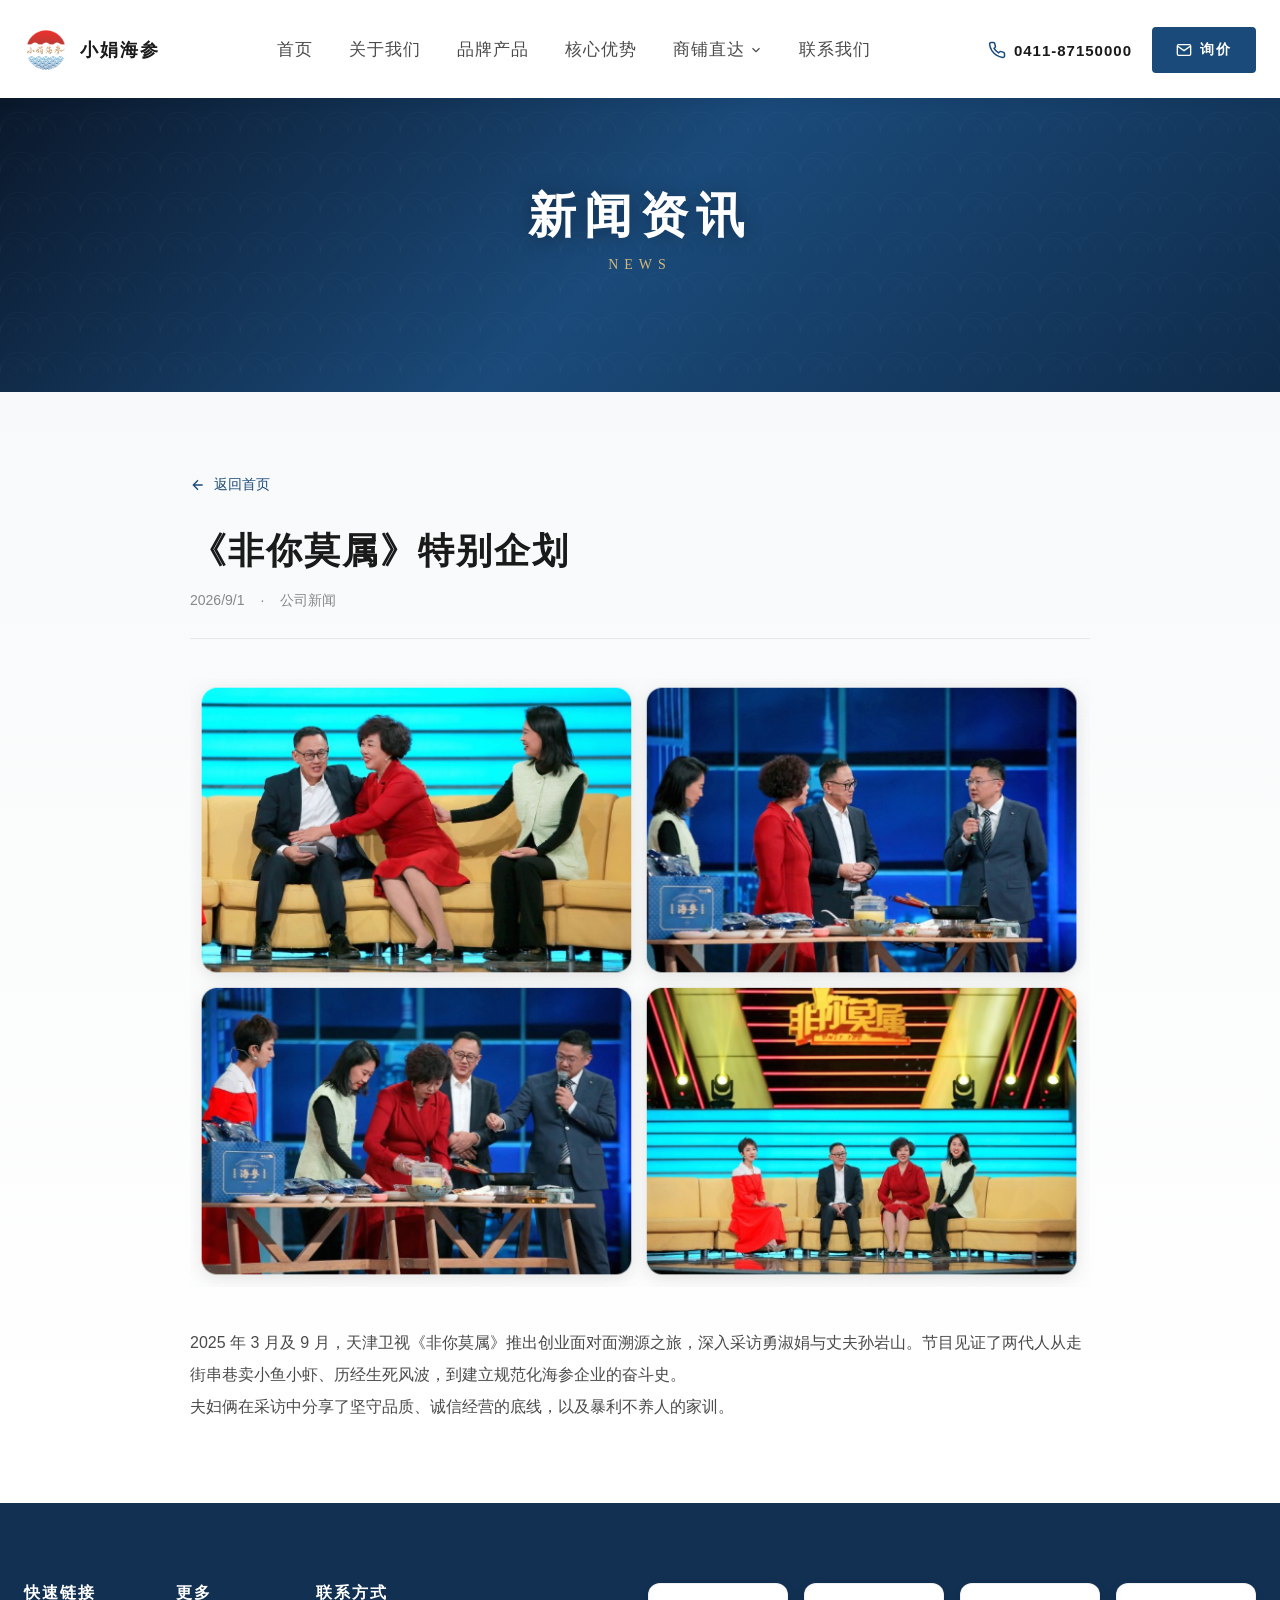
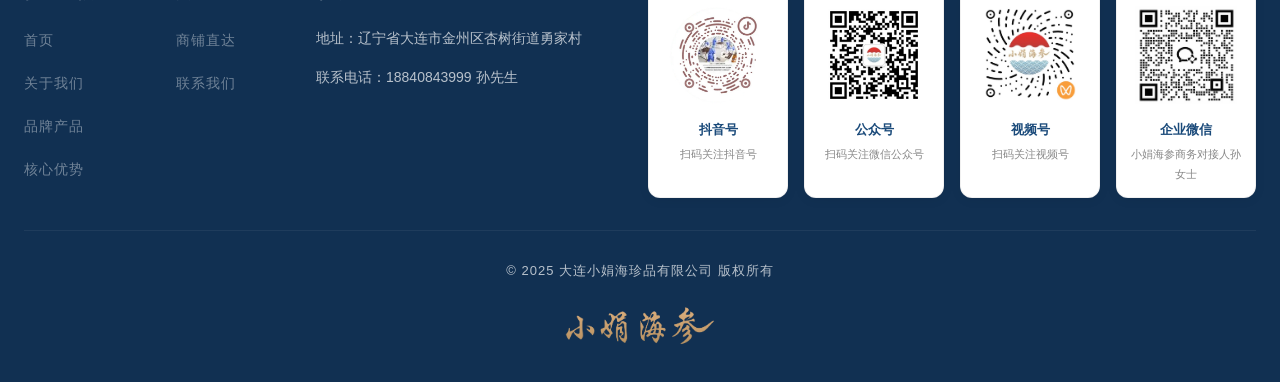
<file: news/feini-moshu-tebie-qihua/index.html>
<!DOCTYPE html><html lang="zh-CN"><head>
    <meta charset="UTF-8">
    <link rel="icon" href="../../favicon.png" type="image/x-icon">
    <link rel="icon" href="../../favicon-dark.png" type="image/png" media="(prefers-color-scheme: dark)">
    <meta name="viewport" content="width=device-width, initial-scale=1.0">

    <!-- Primary Meta Tags (SSR 默认值，客户端由 useSeoMeta 按路由覆盖) -->
    <title>《非你莫属》特别企划 - 大连小娟海珍品有限公司</title>
    <meta name="title" content="大连小娟海珍品有限公司 - 30年专业海参加工供应商 | 即食海参 淡干海参 OEM代工">
    
    

    <!-- Canonical -->
    <link rel="canonical" href="https://xjhzp.com/news/feini-moshu-tebie-qihua">

    <!-- Open Graph / Facebook / LinkedIn -->
    <meta property="og:type" content="article">
    <meta property="og:site_name" content="大连小娟海珍品有限公司">
    <meta property="og:title" content="《非你莫属》特别企划 - 大连小娟海珍品有限公司">
    
    <meta property="og:url" content="https://xjhzp.com/news/feini-moshu-tebie-qihua">
    <meta property="og:image:alt" content="大连小娟海珍品有限公司">
    <meta property="og:image:width" content="1200">
    <meta property="og:image:height" content="630">

    <!-- Twitter Card -->
    <meta name="twitter:card" content="summary_large_image">
    <meta name="twitter:title" content="《非你莫属》特别企划 - 大连小娟海珍品有限公司">
    
    <meta name="twitter:image:alt" content="大连小娟海珍品有限公司">
    
    <link rel="stylesheet" crossorigin="" href="../../assets/index-ff_Klkkk.css">
  <style type="text/css">[data-sonner-toaster][dir=ltr],html[dir=ltr]{--toast-icon-margin-start:-3px;--toast-icon-margin-end:4px;--toast-svg-margin-start:-1px;--toast-svg-margin-end:0px;--toast-button-margin-start:auto;--toast-button-margin-end:0;--toast-close-button-start:0;--toast-close-button-end:unset;--toast-close-button-transform:translate(-35%, -35%)}[data-sonner-toaster][dir=rtl],html[dir=rtl]{--toast-icon-margin-start:4px;--toast-icon-margin-end:-3px;--toast-svg-margin-start:0px;--toast-svg-margin-end:-1px;--toast-button-margin-start:0;--toast-button-margin-end:auto;--toast-close-button-start:unset;--toast-close-button-end:0;--toast-close-button-transform:translate(35%, -35%)}[data-sonner-toaster]{position:fixed;width:var(--width);font-family:ui-sans-serif,system-ui,-apple-system,BlinkMacSystemFont,Segoe UI,Roboto,Helvetica Neue,Arial,Noto Sans,sans-serif,Apple Color Emoji,Segoe UI Emoji,Segoe UI Symbol,Noto Color Emoji;--gray1:hsl(0, 0%, 99%);--gray2:hsl(0, 0%, 97.3%);--gray3:hsl(0, 0%, 95.1%);--gray4:hsl(0, 0%, 93%);--gray5:hsl(0, 0%, 90.9%);--gray6:hsl(0, 0%, 88.7%);--gray7:hsl(0, 0%, 85.8%);--gray8:hsl(0, 0%, 78%);--gray9:hsl(0, 0%, 56.1%);--gray10:hsl(0, 0%, 52.3%);--gray11:hsl(0, 0%, 43.5%);--gray12:hsl(0, 0%, 9%);--border-radius:8px;box-sizing:border-box;padding:0;margin:0;list-style:none;outline:0;z-index:999999999;transition:transform .4s ease}@media (hover:none) and (pointer:coarse){[data-sonner-toaster][data-lifted=true]{transform:none}}[data-sonner-toaster][data-x-position=right]{right:var(--offset-right)}[data-sonner-toaster][data-x-position=left]{left:var(--offset-left)}[data-sonner-toaster][data-x-position=center]{left:50%;transform:translateX(-50%)}[data-sonner-toaster][data-y-position=top]{top:var(--offset-top)}[data-sonner-toaster][data-y-position=bottom]{bottom:var(--offset-bottom)}[data-sonner-toast]{--y:translateY(100%);--lift-amount:calc(var(--lift) * var(--gap));z-index:var(--z-index);position:absolute;opacity:0;transform:var(--y);touch-action:none;transition:transform .4s,opacity .4s,height .4s,box-shadow .2s;box-sizing:border-box;outline:0;overflow-wrap:anywhere}[data-sonner-toast][data-styled=true]{padding:16px;background:var(--normal-bg);border:1px solid var(--normal-border);color:var(--normal-text);border-radius:var(--border-radius);box-shadow:0 4px 12px rgba(0,0,0,.1);width:var(--width);font-size:13px;display:flex;align-items:center;gap:6px}[data-sonner-toast]:focus-visible{box-shadow:0 4px 12px rgba(0,0,0,.1),0 0 0 2px rgba(0,0,0,.2)}[data-sonner-toast][data-y-position=top]{top:0;--y:translateY(-100%);--lift:1;--lift-amount:calc(1 * var(--gap))}[data-sonner-toast][data-y-position=bottom]{bottom:0;--y:translateY(100%);--lift:-1;--lift-amount:calc(var(--lift) * var(--gap))}[data-sonner-toast][data-styled=true] [data-description]{font-weight:400;line-height:1.4;color:#3f3f3f}[data-rich-colors=true][data-sonner-toast][data-styled=true] [data-description]{color:inherit}[data-sonner-toaster][data-sonner-theme=dark] [data-description]{color:#e8e8e8}[data-sonner-toast][data-styled=true] [data-title]{font-weight:500;line-height:1.5;color:inherit}[data-sonner-toast][data-styled=true] [data-icon]{display:flex;height:16px;width:16px;position:relative;justify-content:flex-start;align-items:center;flex-shrink:0;margin-left:var(--toast-icon-margin-start);margin-right:var(--toast-icon-margin-end)}[data-sonner-toast][data-promise=true] [data-icon]>svg{opacity:0;transform:scale(.8);transform-origin:center;animation:sonner-fade-in .3s ease forwards}[data-sonner-toast][data-styled=true] [data-icon]>*{flex-shrink:0}[data-sonner-toast][data-styled=true] [data-icon] svg{margin-left:var(--toast-svg-margin-start);margin-right:var(--toast-svg-margin-end)}[data-sonner-toast][data-styled=true] [data-content]{display:flex;flex-direction:column;gap:2px}[data-sonner-toast][data-styled=true] [data-button]{border-radius:4px;padding-left:8px;padding-right:8px;height:24px;font-size:12px;color:var(--normal-bg);background:var(--normal-text);margin-left:var(--toast-button-margin-start);margin-right:var(--toast-button-margin-end);border:none;font-weight:500;cursor:pointer;outline:0;display:flex;align-items:center;flex-shrink:0;transition:opacity .4s,box-shadow .2s}[data-sonner-toast][data-styled=true] [data-button]:focus-visible{box-shadow:0 0 0 2px rgba(0,0,0,.4)}[data-sonner-toast][data-styled=true] [data-button]:first-of-type{margin-left:var(--toast-button-margin-start);margin-right:var(--toast-button-margin-end)}[data-sonner-toast][data-styled=true] [data-cancel]{color:var(--normal-text);background:rgba(0,0,0,.08)}[data-sonner-toaster][data-sonner-theme=dark] [data-sonner-toast][data-styled=true] [data-cancel]{background:rgba(255,255,255,.3)}[data-sonner-toast][data-styled=true] [data-close-button]{position:absolute;left:var(--toast-close-button-start);right:var(--toast-close-button-end);top:0;height:20px;width:20px;display:flex;justify-content:center;align-items:center;padding:0;color:var(--gray12);background:var(--normal-bg);border:1px solid var(--gray4);transform:var(--toast-close-button-transform);border-radius:50%;cursor:pointer;z-index:1;transition:opacity .1s,background .2s,border-color .2s}[data-sonner-toast][data-styled=true] [data-close-button]:focus-visible{box-shadow:0 4px 12px rgba(0,0,0,.1),0 0 0 2px rgba(0,0,0,.2)}[data-sonner-toast][data-styled=true] [data-disabled=true]{cursor:not-allowed}[data-sonner-toast][data-styled=true]:hover [data-close-button]:hover{background:var(--gray2);border-color:var(--gray5)}[data-sonner-toast][data-swiping=true]::before{content:'';position:absolute;left:-100%;right:-100%;height:100%;z-index:-1}[data-sonner-toast][data-y-position=top][data-swiping=true]::before{bottom:50%;transform:scaleY(3) translateY(50%)}[data-sonner-toast][data-y-position=bottom][data-swiping=true]::before{top:50%;transform:scaleY(3) translateY(-50%)}[data-sonner-toast][data-swiping=false][data-removed=true]::before{content:'';position:absolute;inset:0;transform:scaleY(2)}[data-sonner-toast][data-expanded=true]::after{content:'';position:absolute;left:0;height:calc(var(--gap) + 1px);bottom:100%;width:100%}[data-sonner-toast][data-mounted=true]{--y:translateY(0);opacity:1}[data-sonner-toast][data-expanded=false][data-front=false]{--scale:var(--toasts-before) * 0.05 + 1;--y:translateY(calc(var(--lift-amount) * var(--toasts-before))) scale(calc(-1 * var(--scale)));height:var(--front-toast-height)}[data-sonner-toast]>*{transition:opacity .4s}[data-sonner-toast][data-x-position=right]{right:0}[data-sonner-toast][data-x-position=left]{left:0}[data-sonner-toast][data-expanded=false][data-front=false][data-styled=true]>*{opacity:0}[data-sonner-toast][data-visible=false]{opacity:0;pointer-events:none}[data-sonner-toast][data-mounted=true][data-expanded=true]{--y:translateY(calc(var(--lift) * var(--offset)));height:var(--initial-height)}[data-sonner-toast][data-removed=true][data-front=true][data-swipe-out=false]{--y:translateY(calc(var(--lift) * -100%));opacity:0}[data-sonner-toast][data-removed=true][data-front=false][data-swipe-out=false][data-expanded=true]{--y:translateY(calc(var(--lift) * var(--offset) + var(--lift) * -100%));opacity:0}[data-sonner-toast][data-removed=true][data-front=false][data-swipe-out=false][data-expanded=false]{--y:translateY(40%);opacity:0;transition:transform .5s,opacity .2s}[data-sonner-toast][data-removed=true][data-front=false]::before{height:calc(var(--initial-height) + 20%)}[data-sonner-toast][data-swiping=true]{transform:var(--y) translateY(var(--swipe-amount-y,0)) translateX(var(--swipe-amount-x,0));transition:none}[data-sonner-toast][data-swiped=true]{user-select:none}[data-sonner-toast][data-swipe-out=true][data-y-position=bottom],[data-sonner-toast][data-swipe-out=true][data-y-position=top]{animation-duration:.2s;animation-timing-function:ease-out;animation-fill-mode:forwards}[data-sonner-toast][data-swipe-out=true][data-swipe-direction=left]{animation-name:swipe-out-left}[data-sonner-toast][data-swipe-out=true][data-swipe-direction=right]{animation-name:swipe-out-right}[data-sonner-toast][data-swipe-out=true][data-swipe-direction=up]{animation-name:swipe-out-up}[data-sonner-toast][data-swipe-out=true][data-swipe-direction=down]{animation-name:swipe-out-down}@keyframes swipe-out-left{from{transform:var(--y) translateX(var(--swipe-amount-x));opacity:1}to{transform:var(--y) translateX(calc(var(--swipe-amount-x) - 100%));opacity:0}}@keyframes swipe-out-right{from{transform:var(--y) translateX(var(--swipe-amount-x));opacity:1}to{transform:var(--y) translateX(calc(var(--swipe-amount-x) + 100%));opacity:0}}@keyframes swipe-out-up{from{transform:var(--y) translateY(var(--swipe-amount-y));opacity:1}to{transform:var(--y) translateY(calc(var(--swipe-amount-y) - 100%));opacity:0}}@keyframes swipe-out-down{from{transform:var(--y) translateY(var(--swipe-amount-y));opacity:1}to{transform:var(--y) translateY(calc(var(--swipe-amount-y) + 100%));opacity:0}}@media (max-width:600px){[data-sonner-toaster]{position:fixed;right:var(--mobile-offset-right);left:var(--mobile-offset-left);width:100%}[data-sonner-toaster][dir=rtl]{left:calc(var(--mobile-offset-left) * -1)}[data-sonner-toaster] [data-sonner-toast]{left:0;right:0;width:calc(100% - var(--mobile-offset-left) * 2)}[data-sonner-toaster][data-x-position=left]{left:var(--mobile-offset-left)}[data-sonner-toaster][data-y-position=bottom]{bottom:var(--mobile-offset-bottom)}[data-sonner-toaster][data-y-position=top]{top:var(--mobile-offset-top)}[data-sonner-toaster][data-x-position=center]{left:var(--mobile-offset-left);right:var(--mobile-offset-right);transform:none}}[data-sonner-toaster][data-sonner-theme=light]{--normal-bg:#fff;--normal-border:var(--gray4);--normal-text:var(--gray12);--success-bg:hsl(143, 85%, 96%);--success-border:hsl(145, 92%, 87%);--success-text:hsl(140, 100%, 27%);--info-bg:hsl(208, 100%, 97%);--info-border:hsl(221, 91%, 93%);--info-text:hsl(210, 92%, 45%);--warning-bg:hsl(49, 100%, 97%);--warning-border:hsl(49, 91%, 84%);--warning-text:hsl(31, 92%, 45%);--error-bg:hsl(359, 100%, 97%);--error-border:hsl(359, 100%, 94%);--error-text:hsl(360, 100%, 45%)}[data-sonner-toaster][data-sonner-theme=light] [data-sonner-toast][data-invert=true]{--normal-bg:#000;--normal-border:hsl(0, 0%, 20%);--normal-text:var(--gray1)}[data-sonner-toaster][data-sonner-theme=dark] [data-sonner-toast][data-invert=true]{--normal-bg:#fff;--normal-border:var(--gray3);--normal-text:var(--gray12)}[data-sonner-toaster][data-sonner-theme=dark]{--normal-bg:#000;--normal-bg-hover:hsl(0, 0%, 12%);--normal-border:hsl(0, 0%, 20%);--normal-border-hover:hsl(0, 0%, 25%);--normal-text:var(--gray1);--success-bg:hsl(150, 100%, 6%);--success-border:hsl(147, 100%, 12%);--success-text:hsl(150, 86%, 65%);--info-bg:hsl(215, 100%, 6%);--info-border:hsl(223, 43%, 17%);--info-text:hsl(216, 87%, 65%);--warning-bg:hsl(64, 100%, 6%);--warning-border:hsl(60, 100%, 9%);--warning-text:hsl(46, 87%, 65%);--error-bg:hsl(358, 76%, 10%);--error-border:hsl(357, 89%, 16%);--error-text:hsl(358, 100%, 81%)}[data-sonner-toaster][data-sonner-theme=dark] [data-sonner-toast] [data-close-button]{background:var(--normal-bg);border-color:var(--normal-border);color:var(--normal-text)}[data-sonner-toaster][data-sonner-theme=dark] [data-sonner-toast] [data-close-button]:hover{background:var(--normal-bg-hover);border-color:var(--normal-border-hover)}[data-rich-colors=true][data-sonner-toast][data-type=success]{background:var(--success-bg);border-color:var(--success-border);color:var(--success-text)}[data-rich-colors=true][data-sonner-toast][data-type=success] [data-close-button]{background:var(--success-bg);border-color:var(--success-border);color:var(--success-text)}[data-rich-colors=true][data-sonner-toast][data-type=info]{background:var(--info-bg);border-color:var(--info-border);color:var(--info-text)}[data-rich-colors=true][data-sonner-toast][data-type=info] [data-close-button]{background:var(--info-bg);border-color:var(--info-border);color:var(--info-text)}[data-rich-colors=true][data-sonner-toast][data-type=warning]{background:var(--warning-bg);border-color:var(--warning-border);color:var(--warning-text)}[data-rich-colors=true][data-sonner-toast][data-type=warning] [data-close-button]{background:var(--warning-bg);border-color:var(--warning-border);color:var(--warning-text)}[data-rich-colors=true][data-sonner-toast][data-type=error]{background:var(--error-bg);border-color:var(--error-border);color:var(--error-text)}[data-rich-colors=true][data-sonner-toast][data-type=error] [data-close-button]{background:var(--error-bg);border-color:var(--error-border);color:var(--error-text)}.sonner-loading-wrapper{--size:16px;height:var(--size);width:var(--size);position:absolute;inset:0;z-index:10}.sonner-loading-wrapper[data-visible=false]{transform-origin:center;animation:sonner-fade-out .2s ease forwards}.sonner-spinner{position:relative;top:50%;left:50%;height:var(--size);width:var(--size)}.sonner-loading-bar{animation:sonner-spin 1.2s linear infinite;background:var(--gray11);border-radius:6px;height:8%;left:-10%;position:absolute;top:-3.9%;width:24%}.sonner-loading-bar:first-child{animation-delay:-1.2s;transform:rotate(.0001deg) translate(146%)}.sonner-loading-bar:nth-child(2){animation-delay:-1.1s;transform:rotate(30deg) translate(146%)}.sonner-loading-bar:nth-child(3){animation-delay:-1s;transform:rotate(60deg) translate(146%)}.sonner-loading-bar:nth-child(4){animation-delay:-.9s;transform:rotate(90deg) translate(146%)}.sonner-loading-bar:nth-child(5){animation-delay:-.8s;transform:rotate(120deg) translate(146%)}.sonner-loading-bar:nth-child(6){animation-delay:-.7s;transform:rotate(150deg) translate(146%)}.sonner-loading-bar:nth-child(7){animation-delay:-.6s;transform:rotate(180deg) translate(146%)}.sonner-loading-bar:nth-child(8){animation-delay:-.5s;transform:rotate(210deg) translate(146%)}.sonner-loading-bar:nth-child(9){animation-delay:-.4s;transform:rotate(240deg) translate(146%)}.sonner-loading-bar:nth-child(10){animation-delay:-.3s;transform:rotate(270deg) translate(146%)}.sonner-loading-bar:nth-child(11){animation-delay:-.2s;transform:rotate(300deg) translate(146%)}.sonner-loading-bar:nth-child(12){animation-delay:-.1s;transform:rotate(330deg) translate(146%)}@keyframes sonner-fade-in{0%{opacity:0;transform:scale(.8)}100%{opacity:1;transform:scale(1)}}@keyframes sonner-fade-out{0%{opacity:1;transform:scale(1)}100%{opacity:0;transform:scale(.8)}}@keyframes sonner-spin{0%{opacity:1}100%{opacity:.15}}@media (prefers-reduced-motion){.sonner-loading-bar,[data-sonner-toast],[data-sonner-toast]>*{transition:none!important;animation:none!important}}.sonner-loader{position:absolute;top:50%;left:50%;transform:translate(-50%,-50%);transform-origin:center;transition:opacity .2s,transform .2s}.sonner-loader[data-visible=false]{opacity:0;transform:scale(.8) translate(-50%,-50%)}</style><script type="application/ld+json">{"@context":"https://schema.org","@type":"Organization","name":"大连小娟海珍品有限公司","url":"https://xjhzp.com","logo":"/AppUpload/Image/521a72d643084b9f86b425259fb7df41.png","description":"大连小娟海珍品有限公司，始创于1997年，30年海参加工经验，为50%大连海参品牌代工，工厂4500平，活参年加工量800余吨，覆盖即食、淡干、半干等全品类，提供OEM/ODM代工服务。","contactPoint":{"@type":"ContactPoint","telephone":"18840843999","contactType":"customer service","availableLanguage":"Chinese"},"address":{"@type":"PostalAddress","streetAddress":"辽宁省大连市金州区杏树街道勇家村","addressLocality":"大连市","addressRegion":"辽宁省","addressCountry":"CN"}}</script><meta name="description" content="天津卫视推出创业面对面溯源之旅，深入采访勇淑娟与丈夫孙岩山，见证两代人奋斗史。"><meta name="keywords" content="非你莫属,天津卫视,勇淑娟,孙岩山,创业,两代人"><meta property="og:description" content="天津卫视推出创业面对面溯源之旅，深入采访勇淑娟与丈夫孙岩山，见证两代人奋斗史。"><meta name="twitter:description" content="天津卫视推出创业面对面溯源之旅，深入采访勇淑娟与丈夫孙岩山，见证两代人奋斗史。"><script type="application/ld+json">{"@context":"https://schema.org","@type":"Article","headline":"《非你莫属》特别企划","description":"天津卫视推出创业面对面溯源之旅，深入采访勇淑娟与丈夫孙岩山，见证两代人奋斗史。","url":"https://xjhzp.com/news/feini-moshu-tebie-qihua","datePublished":"2026-09-01T00:00:00Z","dateModified":"2026-09-24T03:59:54.7367662Z","publisher":{"@type":"Organization","name":"大连小娟海珍品有限公司","logo":{"@type":"ImageObject","url":"/AppUpload/Image/521a72d643084b9f86b425259fb7df41.png"}}}</script><link rel="stylesheet" href="../../assets/replay.css">
</head>
  <body>
    <div id="root"><div class="font-sans antialiased"><div class="site-public js-enabled"><nav class="navbar navbar-new" id="navbar"><div class="navbar-new-inner"><a class="navbar-new-logo" href="../../" data-discover="true"><img alt="大连海珍品有限公司 Logo" src="../../AppUpload/Image/89952b265f49439291ce87c8d997079f.png"><span class="navbar-new-logo-text">小娟海参</span></a><div class="navbar-new-menu" id="navMenu"><a class="" href="../../" data-discover="true">首页</a><a class="" href="../../about/" data-discover="true">关于我们</a><a class="" href="../../products/" data-discover="true">品牌产品</a><a class="" href="../../advantages/" data-discover="true">核心优势</a><div class="nav-dropdown" style="position: relative;"><span class="nav-dropdown-trigger">商铺直达<svg class="nav-dropdown-arrow" viewBox="0 0 24 24" fill="none" stroke="currentColor" stroke-width="2" width="14" height="14"><path d="M6 9l6 6 6-6"></path></svg></span><div class="nav-dropdown-menu"><a href="https://hdwjjdtool.1688.com/?spm=a26352.13672862.offerlist.12.112c1e625WnYw3" target="_blank" rel="noopener noreferrer" class="nav-dropdown-link">1688</a><a href="https://deyusx.tmall.com/category.htm?appUid=RAzN8HWYk7h5xTE3ZHbEDf7niyhHfwD9iPduKSLmNQchta3KhMH&amp;spm=a21n57.1.hoverItem.3" target="_blank" rel="noopener noreferrer" class="nav-dropdown-link">天猫</a><a href="https://mall.jd.com/index-186212.html?from=pc&amp;spmTag=[base64]&amp;cid=0" target="_blank" rel="noopener noreferrer" class="nav-dropdown-link">京东</a></div></div><a class="" href="../../contact/" data-discover="true">联系我们</a></div><div class="navbar-new-right"><a class="navbar-new-phone" href="../../contact/" data-discover="true"><svg viewBox="0 0 24 24" fill="none" stroke="currentColor" stroke-width="2"><path d="M22 16.92v3a2 2 0 0 1-2.18 2 19.79 19.79 0 0 1-8.63-3.07 19.5 19.5 0 0 1-6-6 19.79 19.79 0 0 1-3.07-8.67A2 2 0 0 1 4.11 2h3a2 2 0 0 1 2 1.72c.127.96.361 1.903.7 2.81a2 2 0 0 1-.45 2.11L8.09 9.91a16 16 0 0 0 6 6l1.27-1.27a2 2 0 0 1 2.11-.45c.907.339 1.85.573 2.81.7A2 2 0 0 1 22 16.92z"></path></svg><span>0411-87150000</span></a><a class="navbar-new-cta" href="../../contact/" data-discover="true"><svg viewBox="0 0 24 24" fill="none" stroke="currentColor" stroke-width="2"><path d="M4 4h16c1.1 0 2 .9 2 2v12c0 1.1-.9 2-2 2H4c-1.1 0-2-.9-2-2V6c0-1.1.9-2 2-2z"></path><polyline points="22,6 12,13 2,6"></polyline></svg>询价</a></div><div class="navbar-new-toggle" id="navToggle" role="button" aria-label="打开菜单"><span></span><span></span><span></span></div></div></nav><main><section class="page-banner"><div class="page-banner-bg"></div><div class="page-banner-content"><h1 class="fade-in">新闻资讯</h1><p class="fade-in fade-in-delay-1">News</p></div></section><section style="padding: 80px 0px; background: linear-gradient(rgb(248, 249, 250) 0%, rgb(255, 255, 255) 100%);"><div class="container"><div style="max-width: 900px; margin: 0px auto;"><a href="../../" data-discover="true" style="display: inline-flex; align-items: center; gap: 8px; color: var(--color-blue-deep); font-size: 14px; margin-bottom: 32px; text-decoration: none;"><svg viewBox="0 0 24 24" fill="none" stroke="currentColor" stroke-width="2" width="16" height="16"><path d="M19 12H5M12 19l-7-7 7-7"></path></svg>返回首页</a><h1 style="font-size: 36px; font-weight: 900; color: var(--color-black); margin-bottom: 16px; letter-spacing: 2px;">《非你莫属》特别企划</h1><div style="display: flex; align-items: center; gap: 16px; margin-bottom: 40px; padding-bottom: 24px; border-bottom: 1px solid rgb(229, 231, 235);"><span style="color: var(--color-mid-gray); font-size: 14px;">2026/9/1</span><span style="color: var(--color-mid-gray); font-size: 14px;">·</span><span style="color: var(--color-mid-gray); font-size: 14px;">公司新闻</span></div><div style="margin-bottom: 40px; display: flex; flex-direction: column; gap: 16px;"><img alt="《非你莫属》特别企划 - 图片1" src="../../AppUpload/Image/3c7d6faeab7f42d7a33d1a64b60804b3.png" style="width: 100%; height: auto; display: block; border-radius: 0px; box-shadow: none;"></div><div style="font-size: 16px; line-height: 2; color: var(--color-dark-gray);"><p>2025 年 3 月及 9 月，天津卫视《非你莫属》推出创业面对面溯源之旅，深入采访勇淑娟与丈夫孙岩山。节目见证了两代人从走街串巷卖小鱼小虾、历经生死风波，到建立规范化海参企业的奋斗史。</p><p>夫妇俩在采访中分享了坚守品质、诚信经营的底线，以及暴利不养人的家训。</p></div></div></div></section></main><footer class="footer"><div class="container"><div class="inner-footer-top"><div class="inner-footer-links"><div class="footer-col"><h4>快速链接</h4><ul><li><a href="../../" data-discover="true">首页</a></li><li><a href="../../about/" data-discover="true">关于我们</a></li><li><a href="../../products/" data-discover="true">品牌产品</a></li><li><a href="../../advantages/" data-discover="true">核心优势</a></li></ul></div><div class="footer-col"><h4>更多</h4><ul><li><a href="https://hdwjjdtool.1688.com/?spm=a26352.13672862.offerlist.12.112c1e625WnYw3" target="_blank" rel="noopener noreferrer">商铺直达</a></li><li><a href="../../contact/" data-discover="true">联系我们</a></li></ul></div><div class="footer-col"><h4>联系方式</h4><ul><li class="footer-contact-item">地址：辽宁省大连市金州区杏树街道勇家村</li><li class="footer-contact-item">联系电话：18840843999 孙先生</li></ul></div></div><div class="inner-footer-qr"><div class="inner-qr-card"><div class="inner-qr-img-wrap"><img alt="抖音号" class="inner-qr-img" src="../../AppUpload/Image/8b52baa30645438aa3116bb93f550976.jpg"></div><div class="inner-qr-label">抖音号</div><div class="inner-qr-sub">扫码关注抖音号</div></div><div class="inner-qr-card"><div class="inner-qr-img-wrap"><img alt="公众号" class="inner-qr-img" src="../../AppUpload/Image/eafeceb8481a473c900341a983e5be58.jpg"></div><div class="inner-qr-label">公众号</div><div class="inner-qr-sub">扫码关注微信公众号</div></div><div class="inner-qr-card"><div class="inner-qr-img-wrap"><img alt="视频号" class="inner-qr-img" src="../../AppUpload/Image/6c6bac81618849258ff91b26e636ba14.png"></div><div class="inner-qr-label">视频号</div><div class="inner-qr-sub">扫码关注视频号</div></div><div class="inner-qr-card"><div class="inner-qr-img-wrap"><img alt="企业微信" class="inner-qr-img" src="../../AppUpload/Image/521a72d643084b9f86b425259fb7df41.png"></div><div class="inner-qr-label">企业微信</div><div class="inner-qr-sub">小娟海参商务对接人孙女士</div></div></div></div><div class="footer-bottom"><p>© 2025 大连小娟海珍品有限公司 版权所有</p><div class="footer-logo-bottom"><img alt="大连海珍品有限公司 Logo" src="../../AppUpload/Image/e2ba5808e01a480f8528a1d72c93f6ad.png"></div></div></div></footer></div><section aria-label="Notifications alt+T" tabindex="-1" aria-live="polite" aria-relevant="additions text" aria-atomic="false"></section></div></div>
  

<noscript><style>.js-enabled .fade-in{opacity:1!important;transform:none!important}</style></noscript>
<script src="../../assets/replay.js" defer></script>
</body></html>
</file>
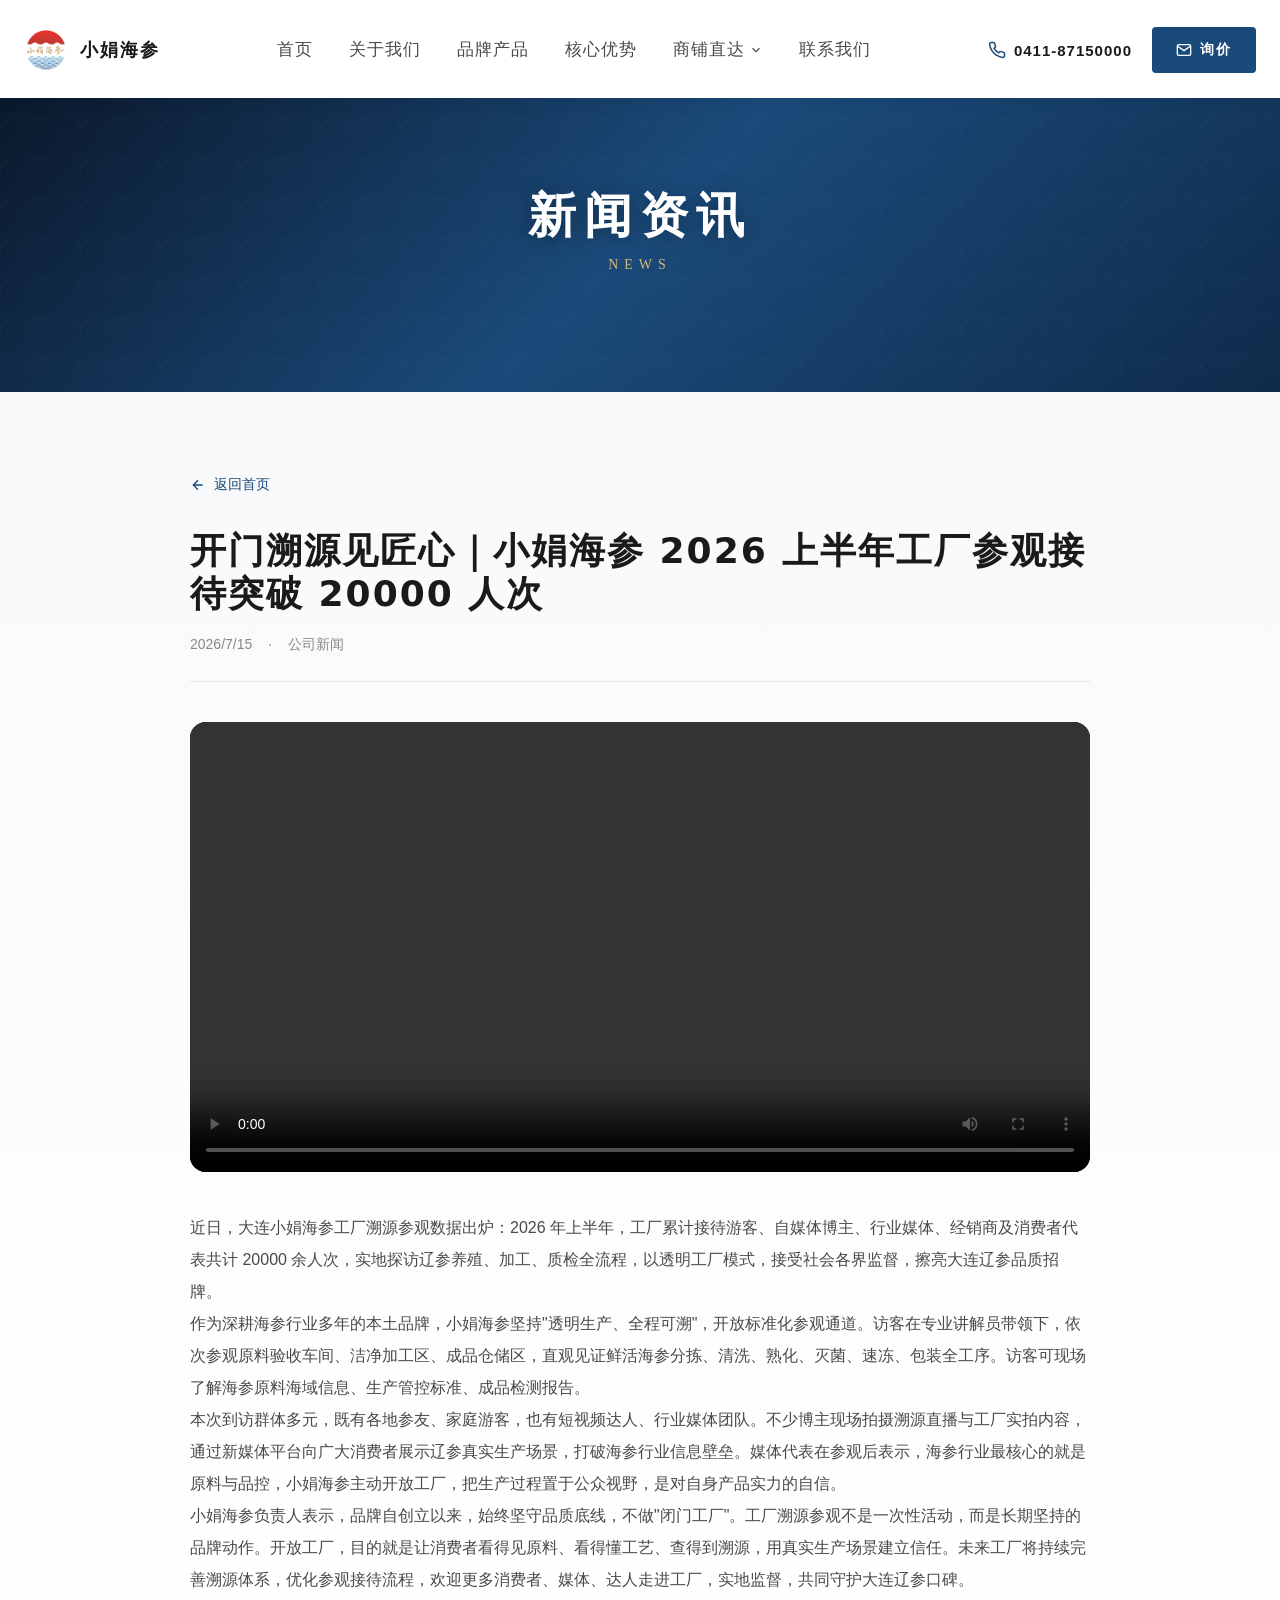
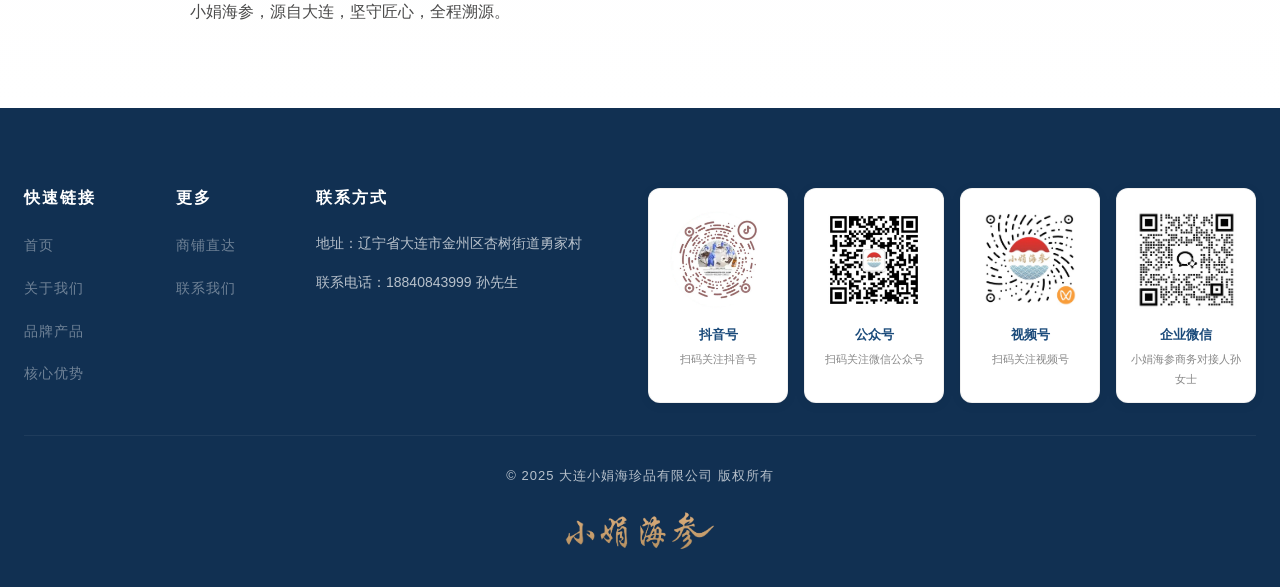
<file: news/xiaojuan-sea-cucumber-factory-visit-2026/index.html>
<!DOCTYPE html><html lang="zh-CN"><head>
    <meta charset="UTF-8">
    <link rel="icon" href="../../favicon.png" type="image/x-icon">
    <link rel="icon" href="../../favicon-dark.png" type="image/png" media="(prefers-color-scheme: dark)">
    <meta name="viewport" content="width=device-width, initial-scale=1.0">

    <!-- Primary Meta Tags (SSR 默认值，客户端由 useSeoMeta 按路由覆盖) -->
    <title>开门溯源见匠心｜小娟海参 2026 上半年工厂参观接待突破 20000 人次 - 大连小娟海珍品有限公司</title>
    <meta name="title" content="大连小娟海珍品有限公司 - 30年专业海参加工供应商 | 即食海参 淡干海参 OEM代工">
    
    

    <!-- Canonical -->
    <link rel="canonical" href="https://xjhzp.com/news/xiaojuan-sea-cucumber-factory-visit-2026">

    <!-- Open Graph / Facebook / LinkedIn -->
    <meta property="og:type" content="article">
    <meta property="og:site_name" content="大连小娟海珍品有限公司">
    <meta property="og:title" content="开门溯源见匠心｜小娟海参 2026 上半年工厂参观接待突破 20000 人次 - 大连小娟海珍品有限公司">
    
    <meta property="og:url" content="https://xjhzp.com/news/xiaojuan-sea-cucumber-factory-visit-2026">
    <meta property="og:image:alt" content="大连小娟海珍品有限公司">
    <meta property="og:image:width" content="1200">
    <meta property="og:image:height" content="630">

    <!-- Twitter Card -->
    <meta name="twitter:card" content="summary_large_image">
    <meta name="twitter:title" content="开门溯源见匠心｜小娟海参 2026 上半年工厂参观接待突破 20000 人次 - 大连小娟海珍品有限公司">
    
    <meta name="twitter:image:alt" content="大连小娟海珍品有限公司">
    
    <link rel="stylesheet" crossorigin="" href="../../assets/index-ff_Klkkk.css">
  <style type="text/css">[data-sonner-toaster][dir=ltr],html[dir=ltr]{--toast-icon-margin-start:-3px;--toast-icon-margin-end:4px;--toast-svg-margin-start:-1px;--toast-svg-margin-end:0px;--toast-button-margin-start:auto;--toast-button-margin-end:0;--toast-close-button-start:0;--toast-close-button-end:unset;--toast-close-button-transform:translate(-35%, -35%)}[data-sonner-toaster][dir=rtl],html[dir=rtl]{--toast-icon-margin-start:4px;--toast-icon-margin-end:-3px;--toast-svg-margin-start:0px;--toast-svg-margin-end:-1px;--toast-button-margin-start:0;--toast-button-margin-end:auto;--toast-close-button-start:unset;--toast-close-button-end:0;--toast-close-button-transform:translate(35%, -35%)}[data-sonner-toaster]{position:fixed;width:var(--width);font-family:ui-sans-serif,system-ui,-apple-system,BlinkMacSystemFont,Segoe UI,Roboto,Helvetica Neue,Arial,Noto Sans,sans-serif,Apple Color Emoji,Segoe UI Emoji,Segoe UI Symbol,Noto Color Emoji;--gray1:hsl(0, 0%, 99%);--gray2:hsl(0, 0%, 97.3%);--gray3:hsl(0, 0%, 95.1%);--gray4:hsl(0, 0%, 93%);--gray5:hsl(0, 0%, 90.9%);--gray6:hsl(0, 0%, 88.7%);--gray7:hsl(0, 0%, 85.8%);--gray8:hsl(0, 0%, 78%);--gray9:hsl(0, 0%, 56.1%);--gray10:hsl(0, 0%, 52.3%);--gray11:hsl(0, 0%, 43.5%);--gray12:hsl(0, 0%, 9%);--border-radius:8px;box-sizing:border-box;padding:0;margin:0;list-style:none;outline:0;z-index:999999999;transition:transform .4s ease}@media (hover:none) and (pointer:coarse){[data-sonner-toaster][data-lifted=true]{transform:none}}[data-sonner-toaster][data-x-position=right]{right:var(--offset-right)}[data-sonner-toaster][data-x-position=left]{left:var(--offset-left)}[data-sonner-toaster][data-x-position=center]{left:50%;transform:translateX(-50%)}[data-sonner-toaster][data-y-position=top]{top:var(--offset-top)}[data-sonner-toaster][data-y-position=bottom]{bottom:var(--offset-bottom)}[data-sonner-toast]{--y:translateY(100%);--lift-amount:calc(var(--lift) * var(--gap));z-index:var(--z-index);position:absolute;opacity:0;transform:var(--y);touch-action:none;transition:transform .4s,opacity .4s,height .4s,box-shadow .2s;box-sizing:border-box;outline:0;overflow-wrap:anywhere}[data-sonner-toast][data-styled=true]{padding:16px;background:var(--normal-bg);border:1px solid var(--normal-border);color:var(--normal-text);border-radius:var(--border-radius);box-shadow:0 4px 12px rgba(0,0,0,.1);width:var(--width);font-size:13px;display:flex;align-items:center;gap:6px}[data-sonner-toast]:focus-visible{box-shadow:0 4px 12px rgba(0,0,0,.1),0 0 0 2px rgba(0,0,0,.2)}[data-sonner-toast][data-y-position=top]{top:0;--y:translateY(-100%);--lift:1;--lift-amount:calc(1 * var(--gap))}[data-sonner-toast][data-y-position=bottom]{bottom:0;--y:translateY(100%);--lift:-1;--lift-amount:calc(var(--lift) * var(--gap))}[data-sonner-toast][data-styled=true] [data-description]{font-weight:400;line-height:1.4;color:#3f3f3f}[data-rich-colors=true][data-sonner-toast][data-styled=true] [data-description]{color:inherit}[data-sonner-toaster][data-sonner-theme=dark] [data-description]{color:#e8e8e8}[data-sonner-toast][data-styled=true] [data-title]{font-weight:500;line-height:1.5;color:inherit}[data-sonner-toast][data-styled=true] [data-icon]{display:flex;height:16px;width:16px;position:relative;justify-content:flex-start;align-items:center;flex-shrink:0;margin-left:var(--toast-icon-margin-start);margin-right:var(--toast-icon-margin-end)}[data-sonner-toast][data-promise=true] [data-icon]>svg{opacity:0;transform:scale(.8);transform-origin:center;animation:sonner-fade-in .3s ease forwards}[data-sonner-toast][data-styled=true] [data-icon]>*{flex-shrink:0}[data-sonner-toast][data-styled=true] [data-icon] svg{margin-left:var(--toast-svg-margin-start);margin-right:var(--toast-svg-margin-end)}[data-sonner-toast][data-styled=true] [data-content]{display:flex;flex-direction:column;gap:2px}[data-sonner-toast][data-styled=true] [data-button]{border-radius:4px;padding-left:8px;padding-right:8px;height:24px;font-size:12px;color:var(--normal-bg);background:var(--normal-text);margin-left:var(--toast-button-margin-start);margin-right:var(--toast-button-margin-end);border:none;font-weight:500;cursor:pointer;outline:0;display:flex;align-items:center;flex-shrink:0;transition:opacity .4s,box-shadow .2s}[data-sonner-toast][data-styled=true] [data-button]:focus-visible{box-shadow:0 0 0 2px rgba(0,0,0,.4)}[data-sonner-toast][data-styled=true] [data-button]:first-of-type{margin-left:var(--toast-button-margin-start);margin-right:var(--toast-button-margin-end)}[data-sonner-toast][data-styled=true] [data-cancel]{color:var(--normal-text);background:rgba(0,0,0,.08)}[data-sonner-toaster][data-sonner-theme=dark] [data-sonner-toast][data-styled=true] [data-cancel]{background:rgba(255,255,255,.3)}[data-sonner-toast][data-styled=true] [data-close-button]{position:absolute;left:var(--toast-close-button-start);right:var(--toast-close-button-end);top:0;height:20px;width:20px;display:flex;justify-content:center;align-items:center;padding:0;color:var(--gray12);background:var(--normal-bg);border:1px solid var(--gray4);transform:var(--toast-close-button-transform);border-radius:50%;cursor:pointer;z-index:1;transition:opacity .1s,background .2s,border-color .2s}[data-sonner-toast][data-styled=true] [data-close-button]:focus-visible{box-shadow:0 4px 12px rgba(0,0,0,.1),0 0 0 2px rgba(0,0,0,.2)}[data-sonner-toast][data-styled=true] [data-disabled=true]{cursor:not-allowed}[data-sonner-toast][data-styled=true]:hover [data-close-button]:hover{background:var(--gray2);border-color:var(--gray5)}[data-sonner-toast][data-swiping=true]::before{content:'';position:absolute;left:-100%;right:-100%;height:100%;z-index:-1}[data-sonner-toast][data-y-position=top][data-swiping=true]::before{bottom:50%;transform:scaleY(3) translateY(50%)}[data-sonner-toast][data-y-position=bottom][data-swiping=true]::before{top:50%;transform:scaleY(3) translateY(-50%)}[data-sonner-toast][data-swiping=false][data-removed=true]::before{content:'';position:absolute;inset:0;transform:scaleY(2)}[data-sonner-toast][data-expanded=true]::after{content:'';position:absolute;left:0;height:calc(var(--gap) + 1px);bottom:100%;width:100%}[data-sonner-toast][data-mounted=true]{--y:translateY(0);opacity:1}[data-sonner-toast][data-expanded=false][data-front=false]{--scale:var(--toasts-before) * 0.05 + 1;--y:translateY(calc(var(--lift-amount) * var(--toasts-before))) scale(calc(-1 * var(--scale)));height:var(--front-toast-height)}[data-sonner-toast]>*{transition:opacity .4s}[data-sonner-toast][data-x-position=right]{right:0}[data-sonner-toast][data-x-position=left]{left:0}[data-sonner-toast][data-expanded=false][data-front=false][data-styled=true]>*{opacity:0}[data-sonner-toast][data-visible=false]{opacity:0;pointer-events:none}[data-sonner-toast][data-mounted=true][data-expanded=true]{--y:translateY(calc(var(--lift) * var(--offset)));height:var(--initial-height)}[data-sonner-toast][data-removed=true][data-front=true][data-swipe-out=false]{--y:translateY(calc(var(--lift) * -100%));opacity:0}[data-sonner-toast][data-removed=true][data-front=false][data-swipe-out=false][data-expanded=true]{--y:translateY(calc(var(--lift) * var(--offset) + var(--lift) * -100%));opacity:0}[data-sonner-toast][data-removed=true][data-front=false][data-swipe-out=false][data-expanded=false]{--y:translateY(40%);opacity:0;transition:transform .5s,opacity .2s}[data-sonner-toast][data-removed=true][data-front=false]::before{height:calc(var(--initial-height) + 20%)}[data-sonner-toast][data-swiping=true]{transform:var(--y) translateY(var(--swipe-amount-y,0)) translateX(var(--swipe-amount-x,0));transition:none}[data-sonner-toast][data-swiped=true]{user-select:none}[data-sonner-toast][data-swipe-out=true][data-y-position=bottom],[data-sonner-toast][data-swipe-out=true][data-y-position=top]{animation-duration:.2s;animation-timing-function:ease-out;animation-fill-mode:forwards}[data-sonner-toast][data-swipe-out=true][data-swipe-direction=left]{animation-name:swipe-out-left}[data-sonner-toast][data-swipe-out=true][data-swipe-direction=right]{animation-name:swipe-out-right}[data-sonner-toast][data-swipe-out=true][data-swipe-direction=up]{animation-name:swipe-out-up}[data-sonner-toast][data-swipe-out=true][data-swipe-direction=down]{animation-name:swipe-out-down}@keyframes swipe-out-left{from{transform:var(--y) translateX(var(--swipe-amount-x));opacity:1}to{transform:var(--y) translateX(calc(var(--swipe-amount-x) - 100%));opacity:0}}@keyframes swipe-out-right{from{transform:var(--y) translateX(var(--swipe-amount-x));opacity:1}to{transform:var(--y) translateX(calc(var(--swipe-amount-x) + 100%));opacity:0}}@keyframes swipe-out-up{from{transform:var(--y) translateY(var(--swipe-amount-y));opacity:1}to{transform:var(--y) translateY(calc(var(--swipe-amount-y) - 100%));opacity:0}}@keyframes swipe-out-down{from{transform:var(--y) translateY(var(--swipe-amount-y));opacity:1}to{transform:var(--y) translateY(calc(var(--swipe-amount-y) + 100%));opacity:0}}@media (max-width:600px){[data-sonner-toaster]{position:fixed;right:var(--mobile-offset-right);left:var(--mobile-offset-left);width:100%}[data-sonner-toaster][dir=rtl]{left:calc(var(--mobile-offset-left) * -1)}[data-sonner-toaster] [data-sonner-toast]{left:0;right:0;width:calc(100% - var(--mobile-offset-left) * 2)}[data-sonner-toaster][data-x-position=left]{left:var(--mobile-offset-left)}[data-sonner-toaster][data-y-position=bottom]{bottom:var(--mobile-offset-bottom)}[data-sonner-toaster][data-y-position=top]{top:var(--mobile-offset-top)}[data-sonner-toaster][data-x-position=center]{left:var(--mobile-offset-left);right:var(--mobile-offset-right);transform:none}}[data-sonner-toaster][data-sonner-theme=light]{--normal-bg:#fff;--normal-border:var(--gray4);--normal-text:var(--gray12);--success-bg:hsl(143, 85%, 96%);--success-border:hsl(145, 92%, 87%);--success-text:hsl(140, 100%, 27%);--info-bg:hsl(208, 100%, 97%);--info-border:hsl(221, 91%, 93%);--info-text:hsl(210, 92%, 45%);--warning-bg:hsl(49, 100%, 97%);--warning-border:hsl(49, 91%, 84%);--warning-text:hsl(31, 92%, 45%);--error-bg:hsl(359, 100%, 97%);--error-border:hsl(359, 100%, 94%);--error-text:hsl(360, 100%, 45%)}[data-sonner-toaster][data-sonner-theme=light] [data-sonner-toast][data-invert=true]{--normal-bg:#000;--normal-border:hsl(0, 0%, 20%);--normal-text:var(--gray1)}[data-sonner-toaster][data-sonner-theme=dark] [data-sonner-toast][data-invert=true]{--normal-bg:#fff;--normal-border:var(--gray3);--normal-text:var(--gray12)}[data-sonner-toaster][data-sonner-theme=dark]{--normal-bg:#000;--normal-bg-hover:hsl(0, 0%, 12%);--normal-border:hsl(0, 0%, 20%);--normal-border-hover:hsl(0, 0%, 25%);--normal-text:var(--gray1);--success-bg:hsl(150, 100%, 6%);--success-border:hsl(147, 100%, 12%);--success-text:hsl(150, 86%, 65%);--info-bg:hsl(215, 100%, 6%);--info-border:hsl(223, 43%, 17%);--info-text:hsl(216, 87%, 65%);--warning-bg:hsl(64, 100%, 6%);--warning-border:hsl(60, 100%, 9%);--warning-text:hsl(46, 87%, 65%);--error-bg:hsl(358, 76%, 10%);--error-border:hsl(357, 89%, 16%);--error-text:hsl(358, 100%, 81%)}[data-sonner-toaster][data-sonner-theme=dark] [data-sonner-toast] [data-close-button]{background:var(--normal-bg);border-color:var(--normal-border);color:var(--normal-text)}[data-sonner-toaster][data-sonner-theme=dark] [data-sonner-toast] [data-close-button]:hover{background:var(--normal-bg-hover);border-color:var(--normal-border-hover)}[data-rich-colors=true][data-sonner-toast][data-type=success]{background:var(--success-bg);border-color:var(--success-border);color:var(--success-text)}[data-rich-colors=true][data-sonner-toast][data-type=success] [data-close-button]{background:var(--success-bg);border-color:var(--success-border);color:var(--success-text)}[data-rich-colors=true][data-sonner-toast][data-type=info]{background:var(--info-bg);border-color:var(--info-border);color:var(--info-text)}[data-rich-colors=true][data-sonner-toast][data-type=info] [data-close-button]{background:var(--info-bg);border-color:var(--info-border);color:var(--info-text)}[data-rich-colors=true][data-sonner-toast][data-type=warning]{background:var(--warning-bg);border-color:var(--warning-border);color:var(--warning-text)}[data-rich-colors=true][data-sonner-toast][data-type=warning] [data-close-button]{background:var(--warning-bg);border-color:var(--warning-border);color:var(--warning-text)}[data-rich-colors=true][data-sonner-toast][data-type=error]{background:var(--error-bg);border-color:var(--error-border);color:var(--error-text)}[data-rich-colors=true][data-sonner-toast][data-type=error] [data-close-button]{background:var(--error-bg);border-color:var(--error-border);color:var(--error-text)}.sonner-loading-wrapper{--size:16px;height:var(--size);width:var(--size);position:absolute;inset:0;z-index:10}.sonner-loading-wrapper[data-visible=false]{transform-origin:center;animation:sonner-fade-out .2s ease forwards}.sonner-spinner{position:relative;top:50%;left:50%;height:var(--size);width:var(--size)}.sonner-loading-bar{animation:sonner-spin 1.2s linear infinite;background:var(--gray11);border-radius:6px;height:8%;left:-10%;position:absolute;top:-3.9%;width:24%}.sonner-loading-bar:first-child{animation-delay:-1.2s;transform:rotate(.0001deg) translate(146%)}.sonner-loading-bar:nth-child(2){animation-delay:-1.1s;transform:rotate(30deg) translate(146%)}.sonner-loading-bar:nth-child(3){animation-delay:-1s;transform:rotate(60deg) translate(146%)}.sonner-loading-bar:nth-child(4){animation-delay:-.9s;transform:rotate(90deg) translate(146%)}.sonner-loading-bar:nth-child(5){animation-delay:-.8s;transform:rotate(120deg) translate(146%)}.sonner-loading-bar:nth-child(6){animation-delay:-.7s;transform:rotate(150deg) translate(146%)}.sonner-loading-bar:nth-child(7){animation-delay:-.6s;transform:rotate(180deg) translate(146%)}.sonner-loading-bar:nth-child(8){animation-delay:-.5s;transform:rotate(210deg) translate(146%)}.sonner-loading-bar:nth-child(9){animation-delay:-.4s;transform:rotate(240deg) translate(146%)}.sonner-loading-bar:nth-child(10){animation-delay:-.3s;transform:rotate(270deg) translate(146%)}.sonner-loading-bar:nth-child(11){animation-delay:-.2s;transform:rotate(300deg) translate(146%)}.sonner-loading-bar:nth-child(12){animation-delay:-.1s;transform:rotate(330deg) translate(146%)}@keyframes sonner-fade-in{0%{opacity:0;transform:scale(.8)}100%{opacity:1;transform:scale(1)}}@keyframes sonner-fade-out{0%{opacity:1;transform:scale(1)}100%{opacity:0;transform:scale(.8)}}@keyframes sonner-spin{0%{opacity:1}100%{opacity:.15}}@media (prefers-reduced-motion){.sonner-loading-bar,[data-sonner-toast],[data-sonner-toast]>*{transition:none!important;animation:none!important}}.sonner-loader{position:absolute;top:50%;left:50%;transform:translate(-50%,-50%);transform-origin:center;transition:opacity .2s,transform .2s}.sonner-loader[data-visible=false]{opacity:0;transform:scale(.8) translate(-50%,-50%)}</style><script type="application/ld+json">{"@context":"https://schema.org","@type":"Organization","name":"大连小娟海珍品有限公司","url":"https://xjhzp.com","logo":"/AppUpload/Image/521a72d643084b9f86b425259fb7df41.png","description":"大连小娟海珍品有限公司，始创于1997年，30年海参加工经验，为50%大连海参品牌代工，工厂4500平，活参年加工量800余吨，覆盖即食、淡干、半干等全品类，提供OEM/ODM代工服务。","contactPoint":{"@type":"ContactPoint","telephone":"18840843999","contactType":"customer service","availableLanguage":"Chinese"},"address":{"@type":"PostalAddress","streetAddress":"辽宁省大连市金州区杏树街道勇家村","addressLocality":"大连市","addressRegion":"辽宁省","addressCountry":"CN"}}</script><meta name="description" content="近日，大连小娟海参工厂溯源参观数据出炉：2026 年上半年，工厂累计接待游客、自媒体博主、行业媒体、经销商及消费者代表共计 20000 余人次。"><meta name="keywords" content="小娟海参,工厂参观,溯源,2026,大连海参"><meta property="og:description" content="近日，大连小娟海参工厂溯源参观数据出炉：2026 年上半年，工厂累计接待游客、自媒体博主、行业媒体、经销商及消费者代表共计 20000 余人次。"><meta name="twitter:description" content="近日，大连小娟海参工厂溯源参观数据出炉：2026 年上半年，工厂累计接待游客、自媒体博主、行业媒体、经销商及消费者代表共计 20000 余人次。"><script type="application/ld+json">{"@context":"https://schema.org","@type":"Article","headline":"开门溯源见匠心｜小娟海参 2026 上半年工厂参观接待突破 20000 人次","description":"近日，大连小娟海参工厂溯源参观数据出炉：2026 年上半年，工厂累计接待游客、自媒体博主、行业媒体、经销商及消费者代表共计 20000 余人次。","url":"https://xjhzp.com/news/xiaojuan-sea-cucumber-factory-visit-2026","datePublished":"2026-07-15T00:00:00Z","dateModified":"2026-09-24T04:01:55.2993384Z","publisher":{"@type":"Organization","name":"大连小娟海珍品有限公司","logo":{"@type":"ImageObject","url":"/AppUpload/Image/521a72d643084b9f86b425259fb7df41.png"}}}</script><link rel="stylesheet" href="../../assets/replay.css">
</head>
  <body>
    <div id="root"><div class="font-sans antialiased"><div class="site-public js-enabled"><nav class="navbar navbar-new" id="navbar"><div class="navbar-new-inner"><a class="navbar-new-logo" href="../../" data-discover="true"><img alt="大连海珍品有限公司 Logo" src="../../AppUpload/Image/89952b265f49439291ce87c8d997079f.png"><span class="navbar-new-logo-text">小娟海参</span></a><div class="navbar-new-menu" id="navMenu"><a class="" href="../../" data-discover="true">首页</a><a class="" href="../../about/" data-discover="true">关于我们</a><a class="" href="../../products/" data-discover="true">品牌产品</a><a class="" href="../../advantages/" data-discover="true">核心优势</a><div class="nav-dropdown" style="position: relative;"><span class="nav-dropdown-trigger">商铺直达<svg class="nav-dropdown-arrow" viewBox="0 0 24 24" fill="none" stroke="currentColor" stroke-width="2" width="14" height="14"><path d="M6 9l6 6 6-6"></path></svg></span><div class="nav-dropdown-menu"><a href="https://hdwjjdtool.1688.com/?spm=a26352.13672862.offerlist.12.112c1e625WnYw3" target="_blank" rel="noopener noreferrer" class="nav-dropdown-link">1688</a><a href="https://deyusx.tmall.com/category.htm?appUid=RAzN8HWYk7h5xTE3ZHbEDf7niyhHfwD9iPduKSLmNQchta3KhMH&amp;spm=a21n57.1.hoverItem.3" target="_blank" rel="noopener noreferrer" class="nav-dropdown-link">天猫</a><a href="https://mall.jd.com/index-186212.html?from=pc&amp;spmTag=[base64]&amp;cid=0" target="_blank" rel="noopener noreferrer" class="nav-dropdown-link">京东</a></div></div><a class="" href="../../contact/" data-discover="true">联系我们</a></div><div class="navbar-new-right"><a class="navbar-new-phone" href="../../contact/" data-discover="true"><svg viewBox="0 0 24 24" fill="none" stroke="currentColor" stroke-width="2"><path d="M22 16.92v3a2 2 0 0 1-2.18 2 19.79 19.79 0 0 1-8.63-3.07 19.5 19.5 0 0 1-6-6 19.79 19.79 0 0 1-3.07-8.67A2 2 0 0 1 4.11 2h3a2 2 0 0 1 2 1.72c.127.96.361 1.903.7 2.81a2 2 0 0 1-.45 2.11L8.09 9.91a16 16 0 0 0 6 6l1.27-1.27a2 2 0 0 1 2.11-.45c.907.339 1.85.573 2.81.7A2 2 0 0 1 22 16.92z"></path></svg><span>0411-87150000</span></a><a class="navbar-new-cta" href="../../contact/" data-discover="true"><svg viewBox="0 0 24 24" fill="none" stroke="currentColor" stroke-width="2"><path d="M4 4h16c1.1 0 2 .9 2 2v12c0 1.1-.9 2-2 2H4c-1.1 0-2-.9-2-2V6c0-1.1.9-2 2-2z"></path><polyline points="22,6 12,13 2,6"></polyline></svg>询价</a></div><div class="navbar-new-toggle" id="navToggle" role="button" aria-label="打开菜单"><span></span><span></span><span></span></div></div></nav><main><section class="page-banner"><div class="page-banner-bg"></div><div class="page-banner-content"><h1 class="fade-in">新闻资讯</h1><p class="fade-in fade-in-delay-1">News</p></div></section><section style="padding: 80px 0px; background: linear-gradient(rgb(248, 249, 250) 0%, rgb(255, 255, 255) 100%);"><div class="container"><div style="max-width: 900px; margin: 0px auto;"><a href="../../" data-discover="true" style="display: inline-flex; align-items: center; gap: 8px; color: var(--color-blue-deep); font-size: 14px; margin-bottom: 32px; text-decoration: none;"><svg viewBox="0 0 24 24" fill="none" stroke="currentColor" stroke-width="2" width="16" height="16"><path d="M19 12H5M12 19l-7-7 7-7"></path></svg>返回首页</a><h1 style="font-size: 36px; font-weight: 900; color: var(--color-black); margin-bottom: 16px; letter-spacing: 2px;">开门溯源见匠心｜小娟海参 2026 上半年工厂参观接待突破 20000 人次</h1><div style="display: flex; align-items: center; gap: 16px; margin-bottom: 40px; padding-bottom: 24px; border-bottom: 1px solid rgb(229, 231, 235);"><span style="color: var(--color-mid-gray); font-size: 14px;">2026/7/15</span><span style="color: var(--color-mid-gray); font-size: 14px;">·</span><span style="color: var(--color-mid-gray); font-size: 14px;">公司新闻</span></div><div style="margin-bottom: 40px; border-radius: 16px; overflow: hidden; background: rgb(0, 0, 0);"><video src="../../AppUpload/Video/a93cd7c885274070be29603a2cf7cb04.mp4" controls="" autoplay="" loop="" playsinline="" style="width: 100%; max-height: 520px; object-fit: contain;"></video></div><div style="font-size: 16px; line-height: 2; color: var(--color-dark-gray);"><p>近日，大连小娟海参工厂溯源参观数据出炉：2026 年上半年，工厂累计接待游客、自媒体博主、行业媒体、经销商及消费者代表共计 20000 余人次，实地探访辽参养殖、加工、质检全流程，以透明工厂模式，接受社会各界监督，擦亮大连辽参品质招牌。</p><p>作为深耕海参行业多年的本土品牌，小娟海参坚持"透明生产、全程可溯"，开放标准化参观通道。访客在专业讲解员带领下，依次参观原料验收车间、洁净加工区、成品仓储区，直观见证鲜活海参分拣、清洗、熟化、灭菌、速冻、包装全工序。访客可现场了解海参原料海域信息、生产管控标准、成品检测报告。</p><p>本次到访群体多元，既有各地参友、家庭游客，也有短视频达人、行业媒体团队。不少博主现场拍摄溯源直播与工厂实拍内容，通过新媒体平台向广大消费者展示辽参真实生产场景，打破海参行业信息壁垒。媒体代表在参观后表示，海参行业最核心的就是原料与品控，小娟海参主动开放工厂，把生产过程置于公众视野，是对自身产品实力的自信。</p><p>小娟海参负责人表示，品牌自创立以来，始终坚守品质底线，不做"闭门工厂"。工厂溯源参观不是一次性活动，而是长期坚持的品牌动作。开放工厂，目的就是让消费者看得见原料、看得懂工艺、查得到溯源，用真实生产场景建立信任。未来工厂将持续完善溯源体系，优化参观接待流程，欢迎更多消费者、媒体、达人走进工厂，实地监督，共同守护大连辽参口碑。</p><p>小娟海参，源自大连，坚守匠心，全程溯源。</p></div></div></div></section></main><footer class="footer"><div class="container"><div class="inner-footer-top"><div class="inner-footer-links"><div class="footer-col"><h4>快速链接</h4><ul><li><a href="../../" data-discover="true">首页</a></li><li><a href="../../about/" data-discover="true">关于我们</a></li><li><a href="../../products/" data-discover="true">品牌产品</a></li><li><a href="../../advantages/" data-discover="true">核心优势</a></li></ul></div><div class="footer-col"><h4>更多</h4><ul><li><a href="https://hdwjjdtool.1688.com/?spm=a26352.13672862.offerlist.12.112c1e625WnYw3" target="_blank" rel="noopener noreferrer">商铺直达</a></li><li><a href="../../contact/" data-discover="true">联系我们</a></li></ul></div><div class="footer-col"><h4>联系方式</h4><ul><li class="footer-contact-item">地址：辽宁省大连市金州区杏树街道勇家村</li><li class="footer-contact-item">联系电话：18840843999 孙先生</li></ul></div></div><div class="inner-footer-qr"><div class="inner-qr-card"><div class="inner-qr-img-wrap"><img alt="抖音号" class="inner-qr-img" src="../../AppUpload/Image/8b52baa30645438aa3116bb93f550976.jpg"></div><div class="inner-qr-label">抖音号</div><div class="inner-qr-sub">扫码关注抖音号</div></div><div class="inner-qr-card"><div class="inner-qr-img-wrap"><img alt="公众号" class="inner-qr-img" src="../../AppUpload/Image/eafeceb8481a473c900341a983e5be58.jpg"></div><div class="inner-qr-label">公众号</div><div class="inner-qr-sub">扫码关注微信公众号</div></div><div class="inner-qr-card"><div class="inner-qr-img-wrap"><img alt="视频号" class="inner-qr-img" src="../../AppUpload/Image/6c6bac81618849258ff91b26e636ba14.png"></div><div class="inner-qr-label">视频号</div><div class="inner-qr-sub">扫码关注视频号</div></div><div class="inner-qr-card"><div class="inner-qr-img-wrap"><img alt="企业微信" class="inner-qr-img" src="../../AppUpload/Image/521a72d643084b9f86b425259fb7df41.png"></div><div class="inner-qr-label">企业微信</div><div class="inner-qr-sub">小娟海参商务对接人孙女士</div></div></div></div><div class="footer-bottom"><p>© 2025 大连小娟海珍品有限公司 版权所有</p><div class="footer-logo-bottom"><img alt="大连海珍品有限公司 Logo" src="../../AppUpload/Image/e2ba5808e01a480f8528a1d72c93f6ad.png"></div></div></div></footer></div><section aria-label="Notifications alt+T" tabindex="-1" aria-live="polite" aria-relevant="additions text" aria-atomic="false"></section></div></div>
  

<noscript><style>.js-enabled .fade-in{opacity:1!important;transform:none!important}</style></noscript>
<script src="../../assets/replay.js" defer></script>
</body></html>
</file>
<file: assets/index-ff_Klkkk.css>
@layer properties{@supports (((-webkit-hyphens:none)) and (not (margin-trim:inline))) or ((-moz-orient:inline) and (not (color:rgb(from red r g b)))){*,:before,:after,::backdrop{--tw-translate-x:0;--tw-translate-y:0;--tw-translate-z:0;--tw-scale-x:1;--tw-scale-y:1;--tw-scale-z:1;--tw-rotate-x:initial;--tw-rotate-y:initial;--tw-rotate-z:initial;--tw-skew-x:initial;--tw-skew-y:initial;--tw-space-y-reverse:0;--tw-space-x-reverse:0;--tw-divide-x-reverse:0;--tw-border-style:solid;--tw-divide-y-reverse:0;--tw-gradient-position:initial;--tw-gradient-from:#0000;--tw-gradient-via:#0000;--tw-gradient-to:#0000;--tw-gradient-stops:initial;--tw-gradient-via-stops:initial;--tw-gradient-from-position:0%;--tw-gradient-via-position:50%;--tw-gradient-to-position:100%;--tw-leading:initial;--tw-font-weight:initial;--tw-tracking:initial;--tw-ordinal:initial;--tw-slashed-zero:initial;--tw-numeric-figure:initial;--tw-numeric-spacing:initial;--tw-numeric-fraction:initial;--tw-shadow:0 0 #0000;--tw-shadow-color:initial;--tw-shadow-alpha:100%;--tw-inset-shadow:0 0 #0000;--tw-inset-shadow-color:initial;--tw-inset-shadow-alpha:100%;--tw-ring-color:initial;--tw-ring-shadow:0 0 #0000;--tw-inset-ring-color:initial;--tw-inset-ring-shadow:0 0 #0000;--tw-ring-inset:initial;--tw-ring-offset-width:0px;--tw-ring-offset-color:#fff;--tw-ring-offset-shadow:0 0 #0000;--tw-outline-style:solid;--tw-blur:initial;--tw-brightness:initial;--tw-contrast:initial;--tw-grayscale:initial;--tw-hue-rotate:initial;--tw-invert:initial;--tw-opacity:initial;--tw-saturate:initial;--tw-sepia:initial;--tw-drop-shadow:initial;--tw-drop-shadow-color:initial;--tw-drop-shadow-alpha:100%;--tw-drop-shadow-size:initial;--tw-backdrop-blur:initial;--tw-backdrop-brightness:initial;--tw-backdrop-contrast:initial;--tw-backdrop-grayscale:initial;--tw-backdrop-hue-rotate:initial;--tw-backdrop-invert:initial;--tw-backdrop-opacity:initial;--tw-backdrop-saturate:initial;--tw-backdrop-sepia:initial;--tw-duration:initial;--tw-ease:initial;--tw-content:"";--tw-animation-delay:0s;--tw-animation-direction:normal;--tw-animation-duration:initial;--tw-animation-fill-mode:none;--tw-animation-iteration-count:1;--tw-enter-blur:0;--tw-enter-opacity:1;--tw-enter-rotate:0;--tw-enter-scale:1;--tw-enter-translate-x:0;--tw-enter-translate-y:0;--tw-exit-blur:0;--tw-exit-opacity:1;--tw-exit-rotate:0;--tw-exit-scale:1;--tw-exit-translate-x:0;--tw-exit-translate-y:0}}}@layer theme{:root,:host{--font-serif:ui-serif, Georgia, Cambria, "Times New Roman", Times, serif;--font-mono:ui-monospace, SFMono-Regular, Menlo, Monaco, Consolas, "Liberation Mono", "Courier New", monospace;--color-red-50:oklch(97.1% .013 17.38);--color-red-200:oklch(88.5% .062 18.334);--color-red-400:oklch(70.4% .191 22.216);--color-red-500:oklch(63.7% .237 25.331);--color-red-600:oklch(57.7% .245 27.325);--color-red-700:oklch(50.5% .213 27.518);--color-red-800:oklch(44.4% .177 26.899);--color-red-900:oklch(39.6% .141 25.723);--color-red-950:oklch(25.8% .092 26.042);--color-orange-50:oklch(98% .016 73.684);--color-orange-400:oklch(75% .183 55.934);--color-orange-500:oklch(70.5% .213 47.604);--color-orange-600:oklch(64.6% .222 41.116);--color-orange-700:oklch(55.3% .195 38.402);--color-orange-900:oklch(40.8% .123 38.172);--color-amber-400:oklch(82.8% .189 84.429);--color-amber-500:oklch(76.9% .188 70.08);--color-amber-600:oklch(66.6% .179 58.318);--color-yellow-50:oklch(98.7% .026 102.212);--color-yellow-400:oklch(85.2% .199 91.936);--color-yellow-500:oklch(79.5% .184 86.047);--color-yellow-600:oklch(68.1% .162 75.834);--color-yellow-900:oklch(42.1% .095 57.708);--color-green-50:oklch(98.2% .018 155.826);--color-green-200:oklch(92.5% .084 155.995);--color-green-400:oklch(79.2% .209 151.711);--color-green-500:oklch(72.3% .219 149.579);--color-green-600:oklch(62.7% .194 149.214);--color-green-700:oklch(52.7% .154 150.069);--color-green-800:oklch(44.8% .119 151.328);--color-green-900:oklch(39.3% .095 152.535);--color-green-950:oklch(26.6% .065 152.934);--color-emerald-400:oklch(76.5% .177 163.223);--color-emerald-500:oklch(69.6% .17 162.48);--color-emerald-600:oklch(59.6% .145 163.225);--color-sky-400:oklch(74.6% .16 232.661);--color-sky-600:oklch(58.8% .158 241.966);--color-blue-50:oklch(97% .014 254.604);--color-blue-100:oklch(93.2% .032 255.585);--color-blue-400:oklch(70.7% .165 254.624);--color-blue-500:oklch(62.3% .214 259.815);--color-blue-600:oklch(54.6% .245 262.881);--color-blue-700:oklch(48.8% .243 264.376);--color-blue-800:oklch(42.4% .199 265.638);--color-blue-900:oklch(37.9% .146 265.522);--color-purple-50:oklch(97.7% .014 308.299);--color-purple-400:oklch(71.4% .203 305.504);--color-purple-500:oklch(62.7% .265 303.9);--color-purple-600:oklch(55.8% .288 302.321);--color-purple-900:oklch(38.1% .176 304.987);--color-pink-500:oklch(65.6% .241 354.308);--color-rose-500:oklch(64.5% .246 16.439);--color-gray-50:oklch(98.5% .002 247.839);--color-gray-400:oklch(70.7% .022 261.325);--color-gray-500:oklch(55.1% .027 264.364);--color-gray-600:oklch(44.6% .03 256.802);--color-gray-700:oklch(37.3% .034 259.733);--color-gray-900:oklch(21% .034 264.665);--color-neutral-100:oklch(97% 0 0);--color-neutral-400:oklch(70.8% 0 0);--color-neutral-500:oklch(55.6% 0 0);--color-neutral-600:oklch(43.9% 0 0);--color-neutral-800:oklch(26.9% 0 0);--color-neutral-900:oklch(20.5% 0 0);--color-black:#000;--color-white:#fff;--spacing:.25rem;--container-xs:20rem;--container-sm:24rem;--container-md:28rem;--container-lg:32rem;--container-xl:36rem;--container-2xl:42rem;--container-3xl:48rem;--container-4xl:56rem;--container-5xl:64rem;--container-6xl:72rem;--container-7xl:80rem;--text-xs:.75rem;--text-xs--line-height:calc(1 / .75);--text-sm:.875rem;--text-sm--line-height:calc(1.25 / .875);--text-base:1rem;--text-base--line-height: 1.5 ;--text-lg:1.125rem;--text-lg--line-height:calc(1.75 / 1.125);--text-xl:1.25rem;--text-xl--line-height:calc(1.75 / 1.25);--text-2xl:1.5rem;--text-2xl--line-height:calc(2 / 1.5);--text-3xl:1.875rem;--text-3xl--line-height: 1.2 ;--text-4xl:2.25rem;--text-4xl--line-height:calc(2.5 / 2.25);--font-weight-normal:400;--font-weight-medium:500;--font-weight-semibold:600;--font-weight-bold:700;--tracking-tight:-.025em;--tracking-wide:.025em;--tracking-widest:.1em;--leading-tight:1.25;--leading-snug:1.375;--leading-relaxed:1.625;--radius-xs:.125rem;--radius-2xl:1rem;--shadow-lg:0 0 0 1px oklch(0% 0 0/.04), 0 4px 8px -4px oklch(0% 0 0/.08), 0 12px 24px -8px oklch(0% 0 0/.1);--ease-out:cubic-bezier(0, 0, .2, 1);--ease-in-out:cubic-bezier(.4, 0, .2, 1);--animate-spin:spin 1s linear infinite;--animate-pulse:pulse 2s cubic-bezier(.4, 0, .6, 1) infinite;--blur-sm:8px;--blur-xl:24px;--blur-3xl:64px;--aspect-video:16 / 9;--default-transition-duration:.15s;--default-transition-timing-function:cubic-bezier(.4, 0, .2, 1);--default-font-family:var(--font-body);--default-mono-font-family:var(--font-mono);--color-foreground:var(--foreground);--color-border:var(--border)}}@layer base{*,:after,:before,::backdrop{box-sizing:border-box;border:0 solid;margin:0;padding:0}::file-selector-button{box-sizing:border-box;border:0 solid;margin:0;padding:0}html,:host{-webkit-text-size-adjust:100%;tab-size:4;line-height:1.5;font-family:var(--default-font-family,ui-sans-serif, system-ui, sans-serif, "Apple Color Emoji", "Segoe UI Emoji", "Segoe UI Symbol", "Noto Color Emoji");font-feature-settings:var(--default-font-feature-settings,normal);font-variation-settings:var(--default-font-variation-settings,normal);-webkit-tap-highlight-color:transparent}hr{height:0;color:inherit;border-top-width:1px}abbr:where([title]){-webkit-text-decoration:underline dotted;text-decoration:underline dotted}h1,h2,h3,h4,h5,h6{font-size:inherit;font-weight:inherit}a{color:inherit;-webkit-text-decoration:inherit;text-decoration:inherit}b,strong{font-weight:bolder}code,kbd,samp,pre{font-family:var(--default-mono-font-family,ui-monospace, SFMono-Regular, Menlo, Monaco, Consolas, "Liberation Mono", "Courier New", monospace);font-feature-settings:var(--default-mono-font-feature-settings,normal);font-variation-settings:var(--default-mono-font-variation-settings,normal);font-size:1em}small{font-size:80%}sub,sup{vertical-align:baseline;font-size:75%;line-height:0;position:relative}sub{bottom:-.25em}sup{top:-.5em}table{text-indent:0;border-color:inherit;border-collapse:collapse}:-moz-focusring{outline:auto}progress{vertical-align:baseline}summary{display:list-item}ol,ul,menu{list-style:none}img,svg,video,canvas,audio,iframe,embed,object{vertical-align:middle;display:block}img,video{max-width:100%;height:auto}button,input,select,optgroup,textarea{font:inherit;font-feature-settings:inherit;font-variation-settings:inherit;letter-spacing:inherit;color:inherit;opacity:1;background-color:#0000;border-radius:0}::file-selector-button{font:inherit;font-feature-settings:inherit;font-variation-settings:inherit;letter-spacing:inherit;color:inherit;opacity:1;background-color:#0000;border-radius:0}:where(select:is([multiple],[size])) optgroup{font-weight:bolder}:where(select:is([multiple],[size])) optgroup option{padding-inline-start:20px}::file-selector-button{margin-inline-end:4px}::placeholder{opacity:1}@supports (not ((-webkit-appearance:-apple-pay-button))) or (contain-intrinsic-size:1px){::placeholder{color:currentColor}@supports (color:color-mix(in lab,red,red)){::placeholder{color:color-mix(in oklab,currentcolor 50%,transparent)}}}textarea{resize:vertical}::-webkit-search-decoration{-webkit-appearance:none}::-webkit-date-and-time-value{min-height:1lh;text-align:inherit}::-webkit-datetime-edit{display:inline-flex}::-webkit-datetime-edit-fields-wrapper{padding:0}::-webkit-datetime-edit{padding-block:0}::-webkit-datetime-edit-year-field{padding-block:0}::-webkit-datetime-edit-month-field{padding-block:0}::-webkit-datetime-edit-day-field{padding-block:0}::-webkit-datetime-edit-hour-field{padding-block:0}::-webkit-datetime-edit-minute-field{padding-block:0}::-webkit-datetime-edit-second-field{padding-block:0}::-webkit-datetime-edit-millisecond-field{padding-block:0}::-webkit-datetime-edit-meridiem-field{padding-block:0}::-webkit-calendar-picker-indicator{line-height:1}:-moz-ui-invalid{box-shadow:none}button,input:where([type=button],[type=reset],[type=submit]){appearance:button}::file-selector-button{appearance:button}::-webkit-inner-spin-button{height:auto}::-webkit-outer-spin-button{height:auto}[hidden]:where(:not([hidden=until-found])){display:none!important}*{border-color:var(--border);outline-color:var(--ring)}@supports (color:color-mix(in lab,red,red)){*{outline-color:color-mix(in oklab,var(--ring) 50%,transparent)}}body{background-color:var(--background);color:var(--foreground);font-family:var(--font-body);-webkit-font-smoothing:antialiased;-moz-osx-font-smoothing:grayscale}h1,h2,h3{font-family:var(--font-heading)}h1,h2,h3,.font-display{font-feature-settings:"palt";text-spacing-trim:trim-start}::selection{background:var(--primary);color:var(--primary-foreground)}}@layer components;@layer utilities{.\@container\/card{container:card/inline-size}.\@container\/card-header{container:card-header/inline-size}.\@container\/main{container:main/inline-size}.\!pointer-events-auto{pointer-events:auto!important}.pointer-events-auto{pointer-events:auto}.pointer-events-none{pointer-events:none}.invisible{visibility:hidden}.visible{visibility:visible}.sr-only{clip-path:inset(50%);white-space:nowrap;border-width:0;width:1px;height:1px;margin:-1px;padding:0;position:absolute;overflow:hidden}.absolute{position:absolute}.fixed{position:fixed}.relative{position:relative}.static{position:static}.sticky{position:sticky}.inset-0{inset:0}.inset-\[-5px\]{inset:-5px}.inset-x-0{inset-inline:0}.inset-y-0{inset-block:0}.-top-1{top:calc(var(--spacing) * -1)}.-top-12{top:calc(var(--spacing) * -12)}.-top-24{top:calc(var(--spacing) * -24)}.top-0{top:0}.top-1{top:var(--spacing)}.top-1\.5{top:calc(var(--spacing) * 1.5)}.top-1\/2{top:50%}.top-1\/3{top:33.3333%}.top-2\.5{top:calc(var(--spacing) * 2.5)}.top-3\.5{top:calc(var(--spacing) * 3.5)}.top-4{top:calc(var(--spacing) * 4)}.top-\[1px\]{top:1px}.top-\[60\%\]{top:60%}.top-full{top:100%}.-right-1{right:calc(var(--spacing) * -1)}.-right-12{right:calc(var(--spacing) * -12)}.-right-20{right:calc(var(--spacing) * -20)}.right-0{right:0}.right-0\.5{right:calc(var(--spacing) * .5)}.right-1{right:var(--spacing)}.right-1\.5{right:calc(var(--spacing) * 1.5)}.right-2{right:calc(var(--spacing) * 2)}.right-3{right:calc(var(--spacing) * 3)}.right-4{right:calc(var(--spacing) * 4)}.-bottom-1{bottom:calc(var(--spacing) * -1)}.-bottom-12{bottom:calc(var(--spacing) * -12)}.bottom-0{bottom:0}.bottom-1\.5{bottom:calc(var(--spacing) * 1.5)}.bottom-2{bottom:calc(var(--spacing) * 2)}.bottom-full{bottom:100%}.-left-12{left:calc(var(--spacing) * -12)}.left-0{left:0}.left-1\.5{left:calc(var(--spacing) * 1.5)}.left-1\/2{left:50%}.left-1\/5{left:20%}.left-2{left:calc(var(--spacing) * 2)}.left-2\.5{left:calc(var(--spacing) * 2.5)}.left-3{left:calc(var(--spacing) * 3)}.left-8{left:calc(var(--spacing) * 8)}.isolate{isolation:isolate}.z-0{z-index:0}.z-10{z-index:10}.z-20{z-index:20}.z-30{z-index:30}.z-40{z-index:40}.z-50{z-index:50}.z-\[1\]{z-index:1}.col-span-10{grid-column:span 10/span 10}.col-start-2{grid-column-start:2}.row-span-2{grid-row:span 2/span 2}.row-start-1{grid-row-start:1}.container{width:100%}@media(min-width:40rem){.container{max-width:40rem}}@media(min-width:48rem){.container{max-width:48rem}}@media(min-width:64rem){.container{max-width:64rem}}@media(min-width:80rem){.container{max-width:80rem}}@media(min-width:96rem){.container{max-width:96rem}}.\!m-0{margin:0!important}.m-0{margin:0}.m-3{margin:calc(var(--spacing) * 3)}.m-auto{margin:auto}.-mx-1{margin-inline:calc(var(--spacing) * -1)}.mx-0{margin-inline:0}.mx-1{margin-inline:var(--spacing)}.mx-2{margin-inline:calc(var(--spacing) * 2)}.mx-3\.5{margin-inline:calc(var(--spacing) * 3.5)}.mx-auto{margin-inline:auto}.my-0\.5{margin-block:calc(var(--spacing) * .5)}.my-1{margin-block:var(--spacing)}.my-3{margin-block:calc(var(--spacing) * 3)}.my-4{margin-block:calc(var(--spacing) * 4)}.ms-1\.5{margin-inline-start:calc(var(--spacing) * 1.5)}.ms-3{margin-inline-start:calc(var(--spacing) * 3)}.me-1{margin-inline-end:var(--spacing)}.prose{color:var(--tw-prose-body);max-width:65ch}.prose :where(p):not(:where([class~=not-prose],[class~=not-prose] *)){margin-top:1.25em;margin-bottom:1.25em}.prose :where([class~=lead]):not(:where([class~=not-prose],[class~=not-prose] *)){color:var(--tw-prose-lead);margin-top:1.2em;margin-bottom:1.2em;font-size:1.25em;line-height:1.6}.prose :where(a):not(:where([class~=not-prose],[class~=not-prose] *)){color:var(--tw-prose-links);font-weight:500;text-decoration:underline}.prose :where(strong):not(:where([class~=not-prose],[class~=not-prose] *)){color:var(--tw-prose-bold);font-weight:600}.prose :where(a strong):not(:where([class~=not-prose],[class~=not-prose] *)),.prose :where(blockquote strong):not(:where([class~=not-prose],[class~=not-prose] *)),.prose :where(thead th strong):not(:where([class~=not-prose],[class~=not-prose] *)){color:inherit}.prose :where(ol):not(:where([class~=not-prose],[class~=not-prose] *)){margin-top:1.25em;margin-bottom:1.25em;padding-inline-start:1.625em;list-style-type:decimal}.prose :where(ol[type=A]):not(:where([class~=not-prose],[class~=not-prose] *)){list-style-type:upper-alpha}.prose :where(ol[type=a]):not(:where([class~=not-prose],[class~=not-prose] *)){list-style-type:lower-alpha}.prose :where(ol[type=A s]):not(:where([class~=not-prose],[class~=not-prose] *)){list-style-type:upper-alpha}.prose :where(ol[type=a s]):not(:where([class~=not-prose],[class~=not-prose] *)){list-style-type:lower-alpha}.prose :where(ol[type=I]):not(:where([class~=not-prose],[class~=not-prose] *)){list-style-type:upper-roman}.prose :where(ol[type=i]):not(:where([class~=not-prose],[class~=not-prose] *)){list-style-type:lower-roman}.prose :where(ol[type=I s]):not(:where([class~=not-prose],[class~=not-prose] *)){list-style-type:upper-roman}.prose :where(ol[type=i s]):not(:where([class~=not-prose],[class~=not-prose] *)){list-style-type:lower-roman}.prose :where(ol[type="1"]):not(:where([class~=not-prose],[class~=not-prose] *)){list-style-type:decimal}.prose :where(ul):not(:where([class~=not-prose],[class~=not-prose] *)){margin-top:1.25em;margin-bottom:1.25em;padding-inline-start:1.625em;list-style-type:disc}.prose :where(ol>li):not(:where([class~=not-prose],[class~=not-prose] *))::marker{color:var(--tw-prose-counters);font-weight:400}.prose :where(ul>li):not(:where([class~=not-prose],[class~=not-prose] *))::marker{color:var(--tw-prose-bullets)}.prose :where(dt):not(:where([class~=not-prose],[class~=not-prose] *)){color:var(--tw-prose-headings);margin-top:1.25em;font-weight:600}.prose :where(hr):not(:where([class~=not-prose],[class~=not-prose] *)){border-color:var(--tw-prose-hr);border-top-width:1px;margin-top:3em;margin-bottom:3em}.prose :where(blockquote):not(:where([class~=not-prose],[class~=not-prose] *)){color:var(--tw-prose-quotes);border-inline-start-width:.25rem;border-inline-start-color:var(--tw-prose-quote-borders);quotes:"“""”""‘""’";margin-top:1.6em;margin-bottom:1.6em;padding-inline-start:1em;font-style:italic;font-weight:500}.prose :where(blockquote p:first-of-type):not(:where([class~=not-prose],[class~=not-prose] *)):before{content:open-quote}.prose :where(blockquote p:last-of-type):not(:where([class~=not-prose],[class~=not-prose] *)):after{content:close-quote}.prose :where(h1):not(:where([class~=not-prose],[class~=not-prose] *)){color:var(--tw-prose-headings);margin-top:0;margin-bottom:.888889em;font-size:2.25em;font-weight:800;line-height:1.11111}.prose :where(h1 strong):not(:where([class~=not-prose],[class~=not-prose] *)){color:inherit;font-weight:900}.prose :where(h2):not(:where([class~=not-prose],[class~=not-prose] *)){color:var(--tw-prose-headings);margin-top:2em;margin-bottom:1em;font-size:1.5em;font-weight:700;line-height:1.33333}.prose :where(h2 strong):not(:where([class~=not-prose],[class~=not-prose] *)){color:inherit;font-weight:800}.prose :where(h3):not(:where([class~=not-prose],[class~=not-prose] *)){color:var(--tw-prose-headings);margin-top:1.6em;margin-bottom:.6em;font-size:1.25em;font-weight:600;line-height:1.6}.prose :where(h3 strong):not(:where([class~=not-prose],[class~=not-prose] *)){color:inherit;font-weight:700}.prose :where(h4):not(:where([class~=not-prose],[class~=not-prose] *)){color:var(--tw-prose-headings);margin-top:1.5em;margin-bottom:.5em;font-weight:600;line-height:1.5}.prose :where(h4 strong):not(:where([class~=not-prose],[class~=not-prose] *)){color:inherit;font-weight:700}.prose :where(img):not(:where([class~=not-prose],[class~=not-prose] *)){margin-top:2em;margin-bottom:2em}.prose :where(picture):not(:where([class~=not-prose],[class~=not-prose] *)){margin-top:2em;margin-bottom:2em;display:block}.prose :where(video):not(:where([class~=not-prose],[class~=not-prose] *)){margin-top:2em;margin-bottom:2em}.prose :where(kbd):not(:where([class~=not-prose],[class~=not-prose] *)){color:var(--tw-prose-kbd);box-shadow:0 0 0 1px var(--tw-prose-kbd-shadows),0 3px 0 var(--tw-prose-kbd-shadows);padding-top:.1875em;padding-inline-end:.375em;padding-bottom:.1875em;border-radius:.3125rem;padding-inline-start:.375em;font-family:inherit;font-size:.875em;font-weight:500}.prose :where(code):not(:where([class~=not-prose],[class~=not-prose] *)){color:var(--tw-prose-code);font-size:.875em;font-weight:600}.prose :where(code):not(:where([class~=not-prose],[class~=not-prose] *)):before,.prose :where(code):not(:where([class~=not-prose],[class~=not-prose] *)):after{content:"`"}.prose :where(a code):not(:where([class~=not-prose],[class~=not-prose] *)),.prose :where(h1 code):not(:where([class~=not-prose],[class~=not-prose] *)){color:inherit}.prose :where(h2 code):not(:where([class~=not-prose],[class~=not-prose] *)){color:inherit;font-size:.875em}.prose :where(h3 code):not(:where([class~=not-prose],[class~=not-prose] *)){color:inherit;font-size:.9em}.prose :where(h4 code):not(:where([class~=not-prose],[class~=not-prose] *)),.prose :where(blockquote code):not(:where([class~=not-prose],[class~=not-prose] *)),.prose :where(thead th code):not(:where([class~=not-prose],[class~=not-prose] *)){color:inherit}.prose :where(pre):not(:where([class~=not-prose],[class~=not-prose] *)){color:var(--tw-prose-pre-code);background-color:var(--tw-prose-pre-bg);padding-top:.857143em;padding-inline-end:1.14286em;padding-bottom:.857143em;border-radius:.375rem;margin-top:1.71429em;margin-bottom:1.71429em;padding-inline-start:1.14286em;font-size:.875em;font-weight:400;line-height:1.71429;overflow-x:auto}.prose :where(pre code):not(:where([class~=not-prose],[class~=not-prose] *)){font-weight:inherit;color:inherit;font-size:inherit;font-family:inherit;line-height:inherit;background-color:#0000;border-width:0;border-radius:0;padding:0}.prose :where(pre code):not(:where([class~=not-prose],[class~=not-prose] *)):before,.prose :where(pre code):not(:where([class~=not-prose],[class~=not-prose] *)):after{content:none}.prose :where(table):not(:where([class~=not-prose],[class~=not-prose] *)){table-layout:auto;width:100%;margin-top:2em;margin-bottom:2em;font-size:.875em;line-height:1.71429}.prose :where(thead):not(:where([class~=not-prose],[class~=not-prose] *)){border-bottom-width:1px;border-bottom-color:var(--tw-prose-th-borders)}.prose :where(thead th):not(:where([class~=not-prose],[class~=not-prose] *)){color:var(--tw-prose-headings);vertical-align:bottom;padding-inline-end:.571429em;padding-bottom:.571429em;padding-inline-start:.571429em;font-weight:600}.prose :where(tbody tr):not(:where([class~=not-prose],[class~=not-prose] *)){border-bottom-width:1px;border-bottom-color:var(--tw-prose-td-borders)}.prose :where(tbody tr:last-child):not(:where([class~=not-prose],[class~=not-prose] *)){border-bottom-width:0}.prose :where(tbody td):not(:where([class~=not-prose],[class~=not-prose] *)){vertical-align:baseline}.prose :where(tfoot):not(:where([class~=not-prose],[class~=not-prose] *)){border-top-width:1px;border-top-color:var(--tw-prose-th-borders)}.prose :where(tfoot td):not(:where([class~=not-prose],[class~=not-prose] *)){vertical-align:top}.prose :where(th,td):not(:where([class~=not-prose],[class~=not-prose] *)){text-align:start}.prose :where(figure>*):not(:where([class~=not-prose],[class~=not-prose] *)){margin-top:0;margin-bottom:0}.prose :where(figcaption):not(:where([class~=not-prose],[class~=not-prose] *)){color:var(--tw-prose-captions);margin-top:.857143em;font-size:.875em;line-height:1.42857}.prose{--tw-prose-body:oklch(37.3% .034 259.733);--tw-prose-headings:oklch(21% .034 264.665);--tw-prose-lead:oklch(44.6% .03 256.802);--tw-prose-links:oklch(21% .034 264.665);--tw-prose-bold:oklch(21% .034 264.665);--tw-prose-counters:oklch(55.1% .027 264.364);--tw-prose-bullets:oklch(87.2% .01 258.338);--tw-prose-hr:oklch(92.8% .006 264.531);--tw-prose-quotes:oklch(21% .034 264.665);--tw-prose-quote-borders:oklch(92.8% .006 264.531);--tw-prose-captions:oklch(55.1% .027 264.364);--tw-prose-kbd:oklch(21% .034 264.665);--tw-prose-kbd-shadows:oklab(21% -.00316127 -.0338527/.1);--tw-prose-code:oklch(21% .034 264.665);--tw-prose-pre-code:oklch(92.8% .006 264.531);--tw-prose-pre-bg:oklch(27.8% .033 256.848);--tw-prose-th-borders:oklch(87.2% .01 258.338);--tw-prose-td-borders:oklch(92.8% .006 264.531);--tw-prose-invert-body:oklch(87.2% .01 258.338);--tw-prose-invert-headings:#fff;--tw-prose-invert-lead:oklch(70.7% .022 261.325);--tw-prose-invert-links:#fff;--tw-prose-invert-bold:#fff;--tw-prose-invert-counters:oklch(70.7% .022 261.325);--tw-prose-invert-bullets:oklch(44.6% .03 256.802);--tw-prose-invert-hr:oklch(37.3% .034 259.733);--tw-prose-invert-quotes:oklch(96.7% .003 264.542);--tw-prose-invert-quote-borders:oklch(37.3% .034 259.733);--tw-prose-invert-captions:oklch(70.7% .022 261.325);--tw-prose-invert-kbd:#fff;--tw-prose-invert-kbd-shadows:#ffffff1a;--tw-prose-invert-code:#fff;--tw-prose-invert-pre-code:oklch(87.2% .01 258.338);--tw-prose-invert-pre-bg:#00000080;--tw-prose-invert-th-borders:oklch(44.6% .03 256.802);--tw-prose-invert-td-borders:oklch(37.3% .034 259.733);font-size:1rem;line-height:1.75}.prose :where(picture>img):not(:where([class~=not-prose],[class~=not-prose] *)){margin-top:0;margin-bottom:0}.prose :where(li):not(:where([class~=not-prose],[class~=not-prose] *)){margin-top:.5em;margin-bottom:.5em}.prose :where(ol>li):not(:where([class~=not-prose],[class~=not-prose] *)),.prose :where(ul>li):not(:where([class~=not-prose],[class~=not-prose] *)){padding-inline-start:.375em}.prose :where(.prose>ul>li p):not(:where([class~=not-prose],[class~=not-prose] *)){margin-top:.75em;margin-bottom:.75em}.prose :where(.prose>ul>li>p:first-child):not(:where([class~=not-prose],[class~=not-prose] *)){margin-top:1.25em}.prose :where(.prose>ul>li>p:last-child):not(:where([class~=not-prose],[class~=not-prose] *)){margin-bottom:1.25em}.prose :where(.prose>ol>li>p:first-child):not(:where([class~=not-prose],[class~=not-prose] *)){margin-top:1.25em}.prose :where(.prose>ol>li>p:last-child):not(:where([class~=not-prose],[class~=not-prose] *)){margin-bottom:1.25em}.prose :where(ul ul,ul ol,ol ul,ol ol):not(:where([class~=not-prose],[class~=not-prose] *)){margin-top:.75em;margin-bottom:.75em}.prose :where(dl):not(:where([class~=not-prose],[class~=not-prose] *)){margin-top:1.25em;margin-bottom:1.25em}.prose :where(dd):not(:where([class~=not-prose],[class~=not-prose] *)){margin-top:.5em;padding-inline-start:1.625em}.prose :where(hr+*):not(:where([class~=not-prose],[class~=not-prose] *)),.prose :where(h2+*):not(:where([class~=not-prose],[class~=not-prose] *)),.prose :where(h3+*):not(:where([class~=not-prose],[class~=not-prose] *)),.prose :where(h4+*):not(:where([class~=not-prose],[class~=not-prose] *)){margin-top:0}.prose :where(thead th:first-child):not(:where([class~=not-prose],[class~=not-prose] *)){padding-inline-start:0}.prose :where(thead th:last-child):not(:where([class~=not-prose],[class~=not-prose] *)){padding-inline-end:0}.prose :where(tbody td,tfoot td):not(:where([class~=not-prose],[class~=not-prose] *)){padding-top:.571429em;padding-inline-end:.571429em;padding-bottom:.571429em;padding-inline-start:.571429em}.prose :where(tbody td:first-child,tfoot td:first-child):not(:where([class~=not-prose],[class~=not-prose] *)){padding-inline-start:0}.prose :where(tbody td:last-child,tfoot td:last-child):not(:where([class~=not-prose],[class~=not-prose] *)){padding-inline-end:0}.prose :where(figure):not(:where([class~=not-prose],[class~=not-prose] *)){margin-top:2em;margin-bottom:2em}.prose :where(.prose>:first-child):not(:where([class~=not-prose],[class~=not-prose] *)){margin-top:0}.prose :where(.prose>:last-child):not(:where([class~=not-prose],[class~=not-prose] *)){margin-bottom:0}.prose-sm{font-size:.875rem;line-height:1.71429}.prose-sm :where(p):not(:where([class~=not-prose],[class~=not-prose] *)){margin-top:1.14286em;margin-bottom:1.14286em}.prose-sm :where([class~=lead]):not(:where([class~=not-prose],[class~=not-prose] *)){margin-top:.888889em;margin-bottom:.888889em;font-size:1.28571em;line-height:1.55556}.prose-sm :where(blockquote):not(:where([class~=not-prose],[class~=not-prose] *)){margin-top:1.33333em;margin-bottom:1.33333em;padding-inline-start:1.11111em}.prose-sm :where(h1):not(:where([class~=not-prose],[class~=not-prose] *)){margin-top:0;margin-bottom:.8em;font-size:2.14286em;line-height:1.2}.prose-sm :where(h2):not(:where([class~=not-prose],[class~=not-prose] *)){margin-top:1.6em;margin-bottom:.8em;font-size:1.42857em;line-height:1.4}.prose-sm :where(h3):not(:where([class~=not-prose],[class~=not-prose] *)){margin-top:1.55556em;margin-bottom:.444444em;font-size:1.28571em;line-height:1.55556}.prose-sm :where(h4):not(:where([class~=not-prose],[class~=not-prose] *)){margin-top:1.42857em;margin-bottom:.571429em;line-height:1.42857}.prose-sm :where(img):not(:where([class~=not-prose],[class~=not-prose] *)),.prose-sm :where(picture):not(:where([class~=not-prose],[class~=not-prose] *)){margin-top:1.71429em;margin-bottom:1.71429em}.prose-sm :where(picture>img):not(:where([class~=not-prose],[class~=not-prose] *)){margin-top:0;margin-bottom:0}.prose-sm :where(video):not(:where([class~=not-prose],[class~=not-prose] *)){margin-top:1.71429em;margin-bottom:1.71429em}.prose-sm :where(kbd):not(:where([class~=not-prose],[class~=not-prose] *)){padding-top:.142857em;padding-inline-end:.357143em;padding-bottom:.142857em;border-radius:.3125rem;padding-inline-start:.357143em;font-size:.857143em}.prose-sm :where(code):not(:where([class~=not-prose],[class~=not-prose] *)){font-size:.857143em}.prose-sm :where(h2 code):not(:where([class~=not-prose],[class~=not-prose] *)){font-size:.9em}.prose-sm :where(h3 code):not(:where([class~=not-prose],[class~=not-prose] *)){font-size:.888889em}.prose-sm :where(pre):not(:where([class~=not-prose],[class~=not-prose] *)){padding-top:.666667em;padding-inline-end:1em;padding-bottom:.666667em;border-radius:.25rem;margin-top:1.66667em;margin-bottom:1.66667em;padding-inline-start:1em;font-size:.857143em;line-height:1.66667}.prose-sm :where(ol):not(:where([class~=not-prose],[class~=not-prose] *)),.prose-sm :where(ul):not(:where([class~=not-prose],[class~=not-prose] *)){margin-top:1.14286em;margin-bottom:1.14286em;padding-inline-start:1.57143em}.prose-sm :where(li):not(:where([class~=not-prose],[class~=not-prose] *)){margin-top:.285714em;margin-bottom:.285714em}.prose-sm :where(ol>li):not(:where([class~=not-prose],[class~=not-prose] *)),.prose-sm :where(ul>li):not(:where([class~=not-prose],[class~=not-prose] *)){padding-inline-start:.428571em}.prose-sm :where(.prose-sm>ul>li p):not(:where([class~=not-prose],[class~=not-prose] *)){margin-top:.571429em;margin-bottom:.571429em}.prose-sm :where(.prose-sm>ul>li>p:first-child):not(:where([class~=not-prose],[class~=not-prose] *)){margin-top:1.14286em}.prose-sm :where(.prose-sm>ul>li>p:last-child):not(:where([class~=not-prose],[class~=not-prose] *)){margin-bottom:1.14286em}.prose-sm :where(.prose-sm>ol>li>p:first-child):not(:where([class~=not-prose],[class~=not-prose] *)){margin-top:1.14286em}.prose-sm :where(.prose-sm>ol>li>p:last-child):not(:where([class~=not-prose],[class~=not-prose] *)){margin-bottom:1.14286em}.prose-sm :where(ul ul,ul ol,ol ul,ol ol):not(:where([class~=not-prose],[class~=not-prose] *)){margin-top:.571429em;margin-bottom:.571429em}.prose-sm :where(dl):not(:where([class~=not-prose],[class~=not-prose] *)){margin-top:1.14286em;margin-bottom:1.14286em}.prose-sm :where(dt):not(:where([class~=not-prose],[class~=not-prose] *)){margin-top:1.14286em}.prose-sm :where(dd):not(:where([class~=not-prose],[class~=not-prose] *)){margin-top:.285714em;padding-inline-start:1.57143em}.prose-sm :where(hr):not(:where([class~=not-prose],[class~=not-prose] *)){margin-top:2.85714em;margin-bottom:2.85714em}.prose-sm :where(hr+*):not(:where([class~=not-prose],[class~=not-prose] *)),.prose-sm :where(h2+*):not(:where([class~=not-prose],[class~=not-prose] *)),.prose-sm :where(h3+*):not(:where([class~=not-prose],[class~=not-prose] *)),.prose-sm :where(h4+*):not(:where([class~=not-prose],[class~=not-prose] *)){margin-top:0}.prose-sm :where(table):not(:where([class~=not-prose],[class~=not-prose] *)){font-size:.857143em;line-height:1.5}.prose-sm :where(thead th):not(:where([class~=not-prose],[class~=not-prose] *)){padding-inline-end:1em;padding-bottom:.666667em;padding-inline-start:1em}.prose-sm :where(thead th:first-child):not(:where([class~=not-prose],[class~=not-prose] *)){padding-inline-start:0}.prose-sm :where(thead th:last-child):not(:where([class~=not-prose],[class~=not-prose] *)){padding-inline-end:0}.prose-sm :where(tbody td,tfoot td):not(:where([class~=not-prose],[class~=not-prose] *)){padding-top:.666667em;padding-inline-end:1em;padding-bottom:.666667em;padding-inline-start:1em}.prose-sm :where(tbody td:first-child,tfoot td:first-child):not(:where([class~=not-prose],[class~=not-prose] *)){padding-inline-start:0}.prose-sm :where(tbody td:last-child,tfoot td:last-child):not(:where([class~=not-prose],[class~=not-prose] *)){padding-inline-end:0}.prose-sm :where(figure):not(:where([class~=not-prose],[class~=not-prose] *)){margin-top:1.71429em;margin-bottom:1.71429em}.prose-sm :where(figure>*):not(:where([class~=not-prose],[class~=not-prose] *)){margin-top:0;margin-bottom:0}.prose-sm :where(figcaption):not(:where([class~=not-prose],[class~=not-prose] *)){margin-top:.666667em;font-size:.857143em;line-height:1.33333}.prose-sm :where(.prose-sm>:first-child):not(:where([class~=not-prose],[class~=not-prose] *)){margin-top:0}.prose-sm :where(.prose-sm>:last-child):not(:where([class~=not-prose],[class~=not-prose] *)){margin-bottom:0}.\!mt-0\.5{margin-top:calc(var(--spacing) * .5)!important}.-mt-4{margin-top:calc(var(--spacing) * -4)}.mt-0\.5{margin-top:calc(var(--spacing) * .5)}.mt-1{margin-top:var(--spacing)}.mt-1\.5{margin-top:calc(var(--spacing) * 1.5)}.mt-2{margin-top:calc(var(--spacing) * 2)}.mt-2\.5{margin-top:calc(var(--spacing) * 2.5)}.mt-3{margin-top:calc(var(--spacing) * 3)}.mt-4{margin-top:calc(var(--spacing) * 4)}.mt-5{margin-top:calc(var(--spacing) * 5)}.mt-6{margin-top:calc(var(--spacing) * 6)}.mt-8{margin-top:calc(var(--spacing) * 8)}.mt-12{margin-top:calc(var(--spacing) * 12)}.mt-auto{margin-top:auto}.-mr-1{margin-right:calc(var(--spacing) * -1)}.mr-1{margin-right:var(--spacing)}.mr-2{margin-right:calc(var(--spacing) * 2)}.mb-0\.5{margin-bottom:calc(var(--spacing) * .5)}.mb-1{margin-bottom:var(--spacing)}.mb-2{margin-bottom:calc(var(--spacing) * 2)}.mb-3{margin-bottom:calc(var(--spacing) * 3)}.mb-4{margin-bottom:calc(var(--spacing) * 4)}.mb-5{margin-bottom:calc(var(--spacing) * 5)}.mb-6{margin-bottom:calc(var(--spacing) * 6)}.mb-10{margin-bottom:calc(var(--spacing) * 10)}.mb-12{margin-bottom:calc(var(--spacing) * 12)}.-ml-2{margin-left:calc(var(--spacing) * -2)}.-ml-3{margin-left:calc(var(--spacing) * -3)}.-ml-4{margin-left:calc(var(--spacing) * -4)}.ml-1{margin-left:var(--spacing)}.ml-1\.5{margin-left:calc(var(--spacing) * 1.5)}.ml-2{margin-left:calc(var(--spacing) * 2)}.ml-12{margin-left:calc(var(--spacing) * 12)}.ml-auto{margin-left:auto}.line-clamp-1{-webkit-line-clamp:1;-webkit-box-orient:vertical;display:-webkit-box;overflow:hidden}.line-clamp-2{-webkit-line-clamp:2;-webkit-box-orient:vertical;display:-webkit-box;overflow:hidden}.\!flex{display:flex!important}.block{display:block}.contents{display:contents}.flex{display:flex}.grid{display:grid}.hidden{display:none}.inline{display:inline}.inline-block{display:inline-block}.inline-flex{display:inline-flex}.table{display:table}.table-caption{display:table-caption}.table-cell{display:table-cell}.table-row{display:table-row}.\[field-sizing\:fixed\]{field-sizing:fixed}.field-sizing-content{field-sizing:content}.aspect-\[3\/4\]{aspect-ratio:3/4}.aspect-\[4\/3\]{aspect-ratio:4/3}.aspect-\[21\/9\]{aspect-ratio:21/9}.aspect-auto{aspect-ratio:auto}.aspect-square{aspect-ratio:1}.aspect-video{aspect-ratio:var(--aspect-video)}.\!size-5{width:calc(var(--spacing) * 5)!important;height:calc(var(--spacing) * 5)!important}.size-\(--cell-size\){width:var(--cell-size);height:var(--cell-size)}.size-1\.5{width:calc(var(--spacing) * 1.5);height:calc(var(--spacing) * 1.5)}.size-2{width:calc(var(--spacing) * 2);height:calc(var(--spacing) * 2)}.size-2\.5{width:calc(var(--spacing) * 2.5);height:calc(var(--spacing) * 2.5)}.size-3{width:calc(var(--spacing) * 3);height:calc(var(--spacing) * 3)}.size-3\.5{width:calc(var(--spacing) * 3.5);height:calc(var(--spacing) * 3.5)}.size-4{width:calc(var(--spacing) * 4);height:calc(var(--spacing) * 4)}.size-5{width:calc(var(--spacing) * 5);height:calc(var(--spacing) * 5)}.size-6{width:calc(var(--spacing) * 6);height:calc(var(--spacing) * 6)}.size-7{width:calc(var(--spacing) * 7);height:calc(var(--spacing) * 7)}.size-8{width:calc(var(--spacing) * 8);height:calc(var(--spacing) * 8)}.size-9{width:calc(var(--spacing) * 9);height:calc(var(--spacing) * 9)}.size-10{width:calc(var(--spacing) * 10);height:calc(var(--spacing) * 10)}.size-12{width:calc(var(--spacing) * 12);height:calc(var(--spacing) * 12)}.size-14{width:calc(var(--spacing) * 14);height:calc(var(--spacing) * 14)}.size-16{width:calc(var(--spacing) * 16);height:calc(var(--spacing) * 16)}.size-20{width:calc(var(--spacing) * 20);height:calc(var(--spacing) * 20)}.size-24{width:calc(var(--spacing) * 24);height:calc(var(--spacing) * 24)}.size-80{width:calc(var(--spacing) * 80);height:calc(var(--spacing) * 80)}.size-96{width:calc(var(--spacing) * 96);height:calc(var(--spacing) * 96)}.size-\[18px\]{width:18px;height:18px}.size-auto{width:auto;height:auto}.size-full{width:100%;height:100%}.\!h-7{height:calc(var(--spacing) * 7)!important}.\!h-auto{height:auto!important}.h-\(--cell-size\){height:var(--cell-size)}.h-1{height:var(--spacing)}.h-1\.5{height:calc(var(--spacing) * 1.5)}.h-2{height:calc(var(--spacing) * 2)}.h-2\.5{height:calc(var(--spacing) * 2.5)}.h-3{height:calc(var(--spacing) * 3)}.h-3\.5{height:calc(var(--spacing) * 3.5)}.h-4{height:calc(var(--spacing) * 4)}.h-5{height:calc(var(--spacing) * 5)}.h-6{height:calc(var(--spacing) * 6)}.h-7{height:calc(var(--spacing) * 7)}.h-8{height:calc(var(--spacing) * 8)}.h-9{height:calc(var(--spacing) * 9)}.h-10{height:calc(var(--spacing) * 10)}.h-11{height:calc(var(--spacing) * 11)}.h-12{height:calc(var(--spacing) * 12)}.h-14{height:calc(var(--spacing) * 14)}.h-16{height:calc(var(--spacing) * 16)}.h-20{height:calc(var(--spacing) * 20)}.h-24{height:calc(var(--spacing) * 24)}.h-28{height:calc(var(--spacing) * 28)}.h-36{height:calc(var(--spacing) * 36)}.h-56{height:calc(var(--spacing) * 56)}.h-80{height:calc(var(--spacing) * 80)}.h-96{height:calc(var(--spacing) * 96)}.h-\[1\.15rem\]{height:1.15rem}.h-\[52px\]{height:52px}.h-\[85vh\]{height:85vh}.h-\[92vh\]{height:92vh}.h-\[250px\]{height:250px}.h-\[350px\]{height:350px}.h-\[375px\]{height:375px}.h-\[570px\]{height:570px}.h-\[calc\(100\%-1px\)\]{height:calc(100% - 1px)}.h-\[calc\(100vh-4rem\)\]{height:calc(100vh - 4rem)}.h-\[calc\(100vh-12rem\)\]{height:calc(100vh - 12rem)}.h-\[var\(--radix-navigation-menu-viewport-height\)\]{height:var(--radix-navigation-menu-viewport-height)}.h-\[var\(--radix-select-trigger-height\)\]{height:var(--radix-select-trigger-height)}.h-auto{height:auto}.h-fit{height:fit-content}.h-full{height:100%}.h-px{height:1px}.h-svh{height:100svh}.max-h-\(--radix-dropdown-menu-content-available-height\){max-height:var(--radix-dropdown-menu-content-available-height)}.max-h-\(--radix-select-content-available-height\){max-height:var(--radix-select-content-available-height)}.max-h-40{max-height:calc(var(--spacing) * 40)}.max-h-48{max-height:calc(var(--spacing) * 48)}.max-h-72{max-height:calc(var(--spacing) * 72)}.max-h-\[80vh\]{max-height:80vh}.max-h-\[85vh\]{max-height:85vh}.max-h-\[88vh\]{max-height:88vh}.max-h-\[90vh\]{max-height:90vh}.max-h-\[92vh\]{max-height:92vh}.max-h-\[120px\]{max-height:120px}.max-h-\[300px\]{max-height:300px}.max-h-\[calc\(100vh-200px\)\]{max-height:calc(100vh - 200px)}.max-h-\[min\(46vh\,420px\)\]{max-height:min(46vh,420px)}.max-h-\[min\(56vh\,520px\)\]{max-height:min(56vh,520px)}.min-h-0{min-height:0}.min-h-9{min-height:calc(var(--spacing) * 9)}.min-h-16{min-height:calc(var(--spacing) * 16)}.min-h-64{min-height:calc(var(--spacing) * 64)}.min-h-72{min-height:calc(var(--spacing) * 72)}.min-h-\[1\.1rem\]{min-height:1.1rem}.min-h-\[40px\]{min-height:40px}.min-h-\[100px\]{min-height:100px}.min-h-\[120px\]{min-height:120px}.min-h-\[200px\]{min-height:200px}.min-h-\[360px\]{min-height:360px}.min-h-\[600px\]{min-height:600px}.min-h-\[800px\]{min-height:800px}.min-h-dvh{min-height:100dvh}.min-h-full{min-height:100%}.min-h-screen{min-height:100vh}.min-h-svh{min-height:100svh}.\!w-\[var\(--width\)\]{width:var(--width)!important}.\!w-auto{width:auto!important}.w-\(--cell-size\){width:var(--cell-size)}.w-\(--radix-dropdown-menu-trigger-width\){width:var(--radix-dropdown-menu-trigger-width)}.w-\(--sidebar-width\){width:var(--sidebar-width)}.w-0{width:0}.w-1{width:var(--spacing)}.w-2{width:calc(var(--spacing) * 2)}.w-2\.5{width:calc(var(--spacing) * 2.5)}.w-3{width:calc(var(--spacing) * 3)}.w-3\.5{width:calc(var(--spacing) * 3.5)}.w-3\/4{width:75%}.w-4{width:calc(var(--spacing) * 4)}.w-5{width:calc(var(--spacing) * 5)}.w-6{width:calc(var(--spacing) * 6)}.w-8{width:calc(var(--spacing) * 8)}.w-9{width:calc(var(--spacing) * 9)}.w-10{width:calc(var(--spacing) * 10)}.w-12{width:calc(var(--spacing) * 12)}.w-16{width:calc(var(--spacing) * 16)}.w-20{width:calc(var(--spacing) * 20)}.w-24{width:calc(var(--spacing) * 24)}.w-28{width:calc(var(--spacing) * 28)}.w-32{width:calc(var(--spacing) * 32)}.w-36{width:calc(var(--spacing) * 36)}.w-38{width:calc(var(--spacing) * 38)}.w-40{width:calc(var(--spacing) * 40)}.w-44{width:calc(var(--spacing) * 44)}.w-48{width:calc(var(--spacing) * 48)}.w-50{width:calc(var(--spacing) * 50)}.w-56{width:calc(var(--spacing) * 56)}.w-64{width:calc(var(--spacing) * 64)}.w-72{width:calc(var(--spacing) * 72)}.w-80{width:calc(var(--spacing) * 80)}.w-100{width:calc(var(--spacing) * 100)}.w-240{width:calc(var(--spacing) * 240)}.w-\[70px\]{width:70px}.w-\[90px\]{width:90px}.w-\[95vw\]{width:95vw}.w-\[100px\]{width:100px}.w-\[120px\]{width:120px}.w-\[130px\]{width:130px}.w-\[150px\]{width:150px}.w-\[160px\]{width:160px}.w-\[175px\]{width:175px}.w-\[200px\]{width:200px}.w-\[calc\(100vw-2rem\)\]{width:calc(100vw - 2rem)}.w-\[min\(20rem\,85vw\)\]{width:min(20rem,85vw)}.w-\[min\(32rem\,calc\(100vw-2rem\)\)\]{width:min(32rem,100vw - 2rem)}.w-auto{width:auto}.w-fit{width:fit-content}.w-full{width:100%}.w-max{width:max-content}.w-px{width:1px}.max-w-\(--skeleton-width\){max-width:var(--skeleton-width)}.max-w-2xl{max-width:var(--container-2xl)}.max-w-3xl{max-width:var(--container-3xl)}.max-w-4xl{max-width:var(--container-4xl)}.max-w-5xl{max-width:var(--container-5xl)}.max-w-6xl{max-width:var(--container-6xl)}.max-w-7xl{max-width:var(--container-7xl)}.max-w-28{max-width:calc(var(--spacing) * 28)}.max-w-40{max-width:calc(var(--spacing) * 40)}.max-w-56{max-width:calc(var(--spacing) * 56)}.max-w-\[8\.5rem\]{max-width:8.5rem}.max-w-\[9rem\]{max-width:9rem}.max-w-\[20rem\]{max-width:20rem}.max-w-\[70\%\]{max-width:70%}.max-w-\[160px\]{max-width:160px}.max-w-\[180px\]{max-width:180px}.max-w-\[200px\]{max-width:200px}.max-w-\[220px\]{max-width:220px}.max-w-\[280px\]{max-width:280px}.max-w-\[300px\]{max-width:300px}.max-w-\[320px\]{max-width:320px}.max-w-\[500px\]{max-width:500px}.max-w-\[calc\(100\%-2rem\)\]{max-width:calc(100% - 2rem)}.max-w-max{max-width:max-content}.max-w-md{max-width:var(--container-md)}.max-w-none{max-width:none}.max-w-sm{max-width:var(--container-sm)}.max-w-xl{max-width:var(--container-xl)}.max-w-xs{max-width:var(--container-xs)}.min-w-\(--cell-size\){min-width:var(--cell-size)}.min-w-0{min-width:0}.min-w-5{min-width:calc(var(--spacing) * 5)}.min-w-8{min-width:calc(var(--spacing) * 8)}.min-w-9{min-width:calc(var(--spacing) * 9)}.min-w-10{min-width:calc(var(--spacing) * 10)}.min-w-14{min-width:calc(var(--spacing) * 14)}.min-w-16{min-width:calc(var(--spacing) * 16)}.min-w-20{min-width:calc(var(--spacing) * 20)}.min-w-28{min-width:calc(var(--spacing) * 28)}.min-w-36{min-width:calc(var(--spacing) * 36)}.min-w-56{min-width:calc(var(--spacing) * 56)}.min-w-\[8rem\]{min-width:8rem}.min-w-\[10rem\]{min-width:10rem}.min-w-\[20px\]{min-width:20px}.min-w-\[140px\]{min-width:140px}.min-w-\[250px\]{min-width:250px}.min-w-\[var\(--radix-select-trigger-width\)\]{min-width:var(--radix-select-trigger-width)}.\!flex-1{flex:1!important}.flex-1{flex:1}.\!shrink-0{flex-shrink:0!important}.flex-shrink-0,.shrink-0{flex-shrink:0}.grow-0{flex-grow:0}.basis-full{flex-basis:100%}.caption-bottom{caption-side:bottom}.border-collapse{border-collapse:collapse}.origin-\(--radix-dropdown-menu-content-transform-origin\){transform-origin:var(--radix-dropdown-menu-content-transform-origin)}.origin-\(--radix-hover-card-content-transform-origin\){transform-origin:var(--radix-hover-card-content-transform-origin)}.origin-\(--radix-popover-content-transform-origin\){transform-origin:var(--radix-popover-content-transform-origin)}.origin-\(--radix-select-content-transform-origin\){transform-origin:var(--radix-select-content-transform-origin)}.origin-\(--radix-tooltip-content-transform-origin\){transform-origin:var(--radix-tooltip-content-transform-origin)}.-translate-x-1\/2{--tw-translate-x: -50% ;translate:var(--tw-translate-x) var(--tw-translate-y)}.-translate-x-full{--tw-translate-x:-100%;translate:var(--tw-translate-x) var(--tw-translate-y)}.-translate-x-px{--tw-translate-x:-1px;translate:var(--tw-translate-x) var(--tw-translate-y)}.translate-x-0{--tw-translate-x:0;translate:var(--tw-translate-x) var(--tw-translate-y)}.translate-x-px{--tw-translate-x:1px;translate:var(--tw-translate-x) var(--tw-translate-y)}.-translate-y-1\/2{--tw-translate-y: -50% ;translate:var(--tw-translate-x) var(--tw-translate-y)}.translate-y-0{--tw-translate-y:0;translate:var(--tw-translate-x) var(--tw-translate-y)}.translate-y-0\.5{--tw-translate-y:calc(var(--spacing) * .5);translate:var(--tw-translate-x) var(--tw-translate-y)}.translate-y-6{--tw-translate-y:calc(var(--spacing) * 6);translate:var(--tw-translate-x) var(--tw-translate-y)}.translate-y-\[2px\]{--tw-translate-y:2px;translate:var(--tw-translate-x) var(--tw-translate-y)}.translate-y-\[calc\(-50\%_-_2px\)\]{--tw-translate-y: calc(-50% - 2px) ;translate:var(--tw-translate-x) var(--tw-translate-y)}.hover-lift{transition:translate var(--motion-duration) var(--motion-ease),box-shadow var(--motion-duration) var(--motion-ease)}.hover-lift:hover{box-shadow:var(--shadow-lg);translate:0 -4px}.scale-x-0{--tw-scale-x:0%;scale:var(--tw-scale-x) var(--tw-scale-y)}.hover-zoom{overflow:hidden}.hover-zoom img{transition:scale var(--motion-duration-slow) var(--motion-ease)}.hover-zoom:hover img{scale:1.05}.rotate-45{rotate:45deg}.rotate-90{rotate:90deg}.rotate-180{rotate:180deg}.transform{transform:var(--tw-rotate-x,) var(--tw-rotate-y,) var(--tw-rotate-z,) var(--tw-skew-x,) var(--tw-skew-y,)}.animate-\[marquee-vertical_var\(--duration\)_linear_infinite\]{animation:marquee-vertical var(--duration) linear infinite}.animate-\[marquee_var\(--duration\)_linear_infinite\]{animation:marquee var(--duration) linear infinite}.animate-\[marquee_…\]{animation:marquee …}.animate-\[shimmer_1\.6s_linear_infinite\]{animation:1.6s linear infinite shimmer}.animate-in{animation:enter var(--tw-animation-duration,var(--tw-duration,.15s))var(--tw-ease,ease)var(--tw-animation-delay,0s)var(--tw-animation-iteration-count,1)var(--tw-animation-direction,normal)var(--tw-animation-fill-mode,none)}.animate-pulse{animation:var(--animate-pulse)}.animate-spin{animation:var(--animate-spin)}.cursor-default{cursor:default}.cursor-grab{cursor:grab}.cursor-move{cursor:move}.cursor-not-allowed{cursor:not-allowed}.cursor-pointer{cursor:pointer}.cursor-text{cursor:text}.cursor-zoom-in{cursor:zoom-in}.touch-none{touch-action:none}.resize{resize:both}.resize-none{resize:none}.scroll-my-1{scroll-margin-block:var(--spacing)}.scroll-py-1{scroll-padding-block:var(--spacing)}.list-none{list-style-type:none}.\[appearance\:textfield\]{appearance:textfield}.columns-1{columns:1}.break-inside-avoid{break-inside:avoid}.auto-rows-min{grid-auto-rows:min-content}.grid-cols-1{grid-template-columns:repeat(1,minmax(0,1fr))}.grid-cols-2{grid-template-columns:repeat(2,minmax(0,1fr))}.grid-cols-3{grid-template-columns:repeat(3,minmax(0,1fr))}.grid-cols-7{grid-template-columns:repeat(7,minmax(0,1fr))}.grid-cols-10{grid-template-columns:repeat(10,minmax(0,1fr))}.grid-cols-\[auto_1fr\]{grid-template-columns:auto 1fr}.grid-rows-\[auto_auto\]{grid-template-rows:auto auto}.flex-col{flex-direction:column}.flex-col-reverse{flex-direction:column-reverse}.flex-row{flex-direction:row}.flex-row-reverse{flex-direction:row-reverse}.flex-wrap{flex-wrap:wrap}.place-items-center{place-items:center}.\!items-center{align-items:center!important}.items-baseline{align-items:baseline}.items-center{align-items:center}.items-end{align-items:flex-end}.items-start{align-items:flex-start}.items-stretch{align-items:stretch}.justify-around{justify-content:space-around}.justify-between{justify-content:space-between}.justify-center{justify-content:center}.justify-end{justify-content:flex-end}.justify-start{justify-content:flex-start}.\!gap-0{gap:0!important}.\!gap-3{gap:calc(var(--spacing) * 3)!important}.\[gap\:var\(--gap\)\]{gap:var(--gap)}.gap-0{gap:0}.gap-0\.5{gap:calc(var(--spacing) * .5)}.gap-1{gap:var(--spacing)}.gap-1\.5{gap:calc(var(--spacing) * 1.5)}.gap-2{gap:calc(var(--spacing) * 2)}.gap-3{gap:calc(var(--spacing) * 3)}.gap-4{gap:calc(var(--spacing) * 4)}.gap-5{gap:calc(var(--spacing) * 5)}.gap-6{gap:calc(var(--spacing) * 6)}.gap-8{gap:calc(var(--spacing) * 8)}.gap-10{gap:calc(var(--spacing) * 10)}:where(.space-y-0>:not(:last-child)){--tw-space-y-reverse:0;margin-block:0}:where(.space-y-0\.5>:not(:last-child)){--tw-space-y-reverse:0;margin-block-start:calc(calc(var(--spacing) * .5) * var(--tw-space-y-reverse));margin-block-end:calc(calc(var(--spacing) * .5) * calc(1 - var(--tw-space-y-reverse)))}:where(.space-y-1>:not(:last-child)){--tw-space-y-reverse:0;margin-block-start:calc(var(--spacing) * var(--tw-space-y-reverse));margin-block-end:calc(var(--spacing) * calc(1 - var(--tw-space-y-reverse)))}:where(.space-y-1\.5>:not(:last-child)){--tw-space-y-reverse:0;margin-block-start:calc(calc(var(--spacing) * 1.5) * var(--tw-space-y-reverse));margin-block-end:calc(calc(var(--spacing) * 1.5) * calc(1 - var(--tw-space-y-reverse)))}:where(.space-y-2>:not(:last-child)){--tw-space-y-reverse:0;margin-block-start:calc(calc(var(--spacing) * 2) * var(--tw-space-y-reverse));margin-block-end:calc(calc(var(--spacing) * 2) * calc(1 - var(--tw-space-y-reverse)))}:where(.space-y-3>:not(:last-child)){--tw-space-y-reverse:0;margin-block-start:calc(calc(var(--spacing) * 3) * var(--tw-space-y-reverse));margin-block-end:calc(calc(var(--spacing) * 3) * calc(1 - var(--tw-space-y-reverse)))}:where(.space-y-4>:not(:last-child)){--tw-space-y-reverse:0;margin-block-start:calc(calc(var(--spacing) * 4) * var(--tw-space-y-reverse));margin-block-end:calc(calc(var(--spacing) * 4) * calc(1 - var(--tw-space-y-reverse)))}:where(.space-y-5>:not(:last-child)){--tw-space-y-reverse:0;margin-block-start:calc(calc(var(--spacing) * 5) * var(--tw-space-y-reverse));margin-block-end:calc(calc(var(--spacing) * 5) * calc(1 - var(--tw-space-y-reverse)))}:where(.space-y-6>:not(:last-child)){--tw-space-y-reverse:0;margin-block-start:calc(calc(var(--spacing) * 6) * var(--tw-space-y-reverse));margin-block-end:calc(calc(var(--spacing) * 6) * calc(1 - var(--tw-space-y-reverse)))}:where(.space-y-10>:not(:last-child)){--tw-space-y-reverse:0;margin-block-start:calc(calc(var(--spacing) * 10) * var(--tw-space-y-reverse));margin-block-end:calc(calc(var(--spacing) * 10) * calc(1 - var(--tw-space-y-reverse)))}.gap-x-1\.5{column-gap:calc(var(--spacing) * 1.5)}.gap-x-3{column-gap:calc(var(--spacing) * 3)}.gap-x-4{column-gap:calc(var(--spacing) * 4)}.gap-x-6{column-gap:calc(var(--spacing) * 6)}:where(.-space-x-2>:not(:last-child)){--tw-space-x-reverse:0;margin-inline-start:calc(calc(var(--spacing) * -2) * var(--tw-space-x-reverse));margin-inline-end:calc(calc(var(--spacing) * -2) * calc(1 - var(--tw-space-x-reverse)))}:where(.space-x-1>:not(:last-child)){--tw-space-x-reverse:0;margin-inline-start:calc(var(--spacing) * var(--tw-space-x-reverse));margin-inline-end:calc(var(--spacing) * calc(1 - var(--tw-space-x-reverse)))}:where(.space-x-2>:not(:last-child)){--tw-space-x-reverse:0;margin-inline-start:calc(calc(var(--spacing) * 2) * var(--tw-space-x-reverse));margin-inline-end:calc(calc(var(--spacing) * 2) * calc(1 - var(--tw-space-x-reverse)))}:where(.space-x-3>:not(:last-child)){--tw-space-x-reverse:0;margin-inline-start:calc(calc(var(--spacing) * 3) * var(--tw-space-x-reverse));margin-inline-end:calc(calc(var(--spacing) * 3) * calc(1 - var(--tw-space-x-reverse)))}:where(.space-x-4>:not(:last-child)){--tw-space-x-reverse:0;margin-inline-start:calc(calc(var(--spacing) * 4) * var(--tw-space-x-reverse));margin-inline-end:calc(calc(var(--spacing) * 4) * calc(1 - var(--tw-space-x-reverse)))}:where(.space-x-6>:not(:last-child)){--tw-space-x-reverse:0;margin-inline-start:calc(calc(var(--spacing) * 6) * var(--tw-space-x-reverse));margin-inline-end:calc(calc(var(--spacing) * 6) * calc(1 - var(--tw-space-x-reverse)))}.gap-y-0\.5{row-gap:calc(var(--spacing) * .5)}.gap-y-1{row-gap:var(--spacing)}.gap-y-2{row-gap:calc(var(--spacing) * 2)}.gap-y-3{row-gap:calc(var(--spacing) * 3)}:where(.divide-x>:not(:last-child)){--tw-divide-x-reverse:0;border-inline-style:var(--tw-border-style);border-inline-start-width:calc(1px * var(--tw-divide-x-reverse));border-inline-end-width:calc(1px * calc(1 - var(--tw-divide-x-reverse)))}:where(.divide-y>:not(:last-child)){--tw-divide-y-reverse:0;border-bottom-style:var(--tw-border-style);border-top-style:var(--tw-border-style);border-top-width:calc(1px * var(--tw-divide-y-reverse));border-bottom-width:calc(1px * calc(1 - var(--tw-divide-y-reverse)))}.self-center{align-self:center}.self-start{align-self:flex-start}.justify-self-end{justify-self:flex-end}.truncate{text-overflow:ellipsis;white-space:nowrap;overflow:hidden}.overflow-auto{overflow:auto}.overflow-hidden{overflow:hidden}.overflow-x-auto{overflow-x:auto}.overflow-x-hidden{overflow-x:hidden}.overflow-y-auto{overflow-y:auto}.\!rounded-\[14px\]{border-radius:14px!important}.\!rounded-lg{border-radius:var(--radius)!important}.rounded{border-radius:.25rem}.rounded-\(--radius\){border-radius:var(--radius)}.rounded-2xl{border-radius:var(--radius-2xl)}.rounded-\[2px\]{border-radius:2px}.rounded-\[4px\]{border-radius:4px}.rounded-\[38\%_62\%_55\%_45\%\/45\%_48\%_52\%_55\%\]{border-radius:38% 62% 55% 45%/45% 48% 52% 55%}.rounded-\[inherit\]{border-radius:inherit}.rounded-full{border-radius:3.40282e38px}.rounded-lg{border-radius:var(--radius)}.rounded-md{border-radius:calc(var(--radius) - 2px)}.rounded-none{border-radius:0}.rounded-sm{border-radius:calc(var(--radius) - 4px)}.rounded-xl{border-radius:calc(var(--radius) + 4px)}.rounded-xs{border-radius:var(--radius-xs)}.rounded-l-md{border-top-left-radius:calc(var(--radius) - 2px);border-bottom-left-radius:calc(var(--radius) - 2px)}.rounded-l-none{border-top-left-radius:0;border-bottom-left-radius:0}.rounded-tl-sm{border-top-left-radius:calc(var(--radius) - 4px)}.rounded-r-md{border-top-right-radius:calc(var(--radius) - 2px);border-bottom-right-radius:calc(var(--radius) - 2px)}.rounded-r-none{border-top-right-radius:0;border-bottom-right-radius:0}.\!border{border-style:var(--tw-border-style)!important;border-width:1px!important}.\!border-0{border-style:var(--tw-border-style)!important;border-width:0!important}.border{border-style:var(--tw-border-style);border-width:1px}.border-0{border-style:var(--tw-border-style);border-width:0}.border-2{border-style:var(--tw-border-style);border-width:2px}.border-\[1\.5px\]{border-style:var(--tw-border-style);border-width:1.5px}.border-t{border-top-style:var(--tw-border-style);border-top-width:1px}.border-r{border-right-style:var(--tw-border-style);border-right-width:1px}.border-b{border-bottom-style:var(--tw-border-style);border-bottom-width:1px}.border-b-2{border-bottom-style:var(--tw-border-style);border-bottom-width:2px}.border-l{border-left-style:var(--tw-border-style);border-left-width:1px}.border-dashed{--tw-border-style:dashed;border-style:dashed}.border-none{--tw-border-style:none;border-style:none}.border-\(--color-border\){border-color:var(--color-border)}.border-\[rgba\(var\(--dh-accent\)\,0\.18\)\]{border-color:rgba(var(--dh-accent),.18)}.border-background{border-color:var(--background)}.border-black\/5{border-color:#0000000d}@supports (color:color-mix(in lab,red,red)){.border-black\/5{border-color:color-mix(in oklab,var(--color-black) 5%,transparent)}}.border-blue-500{border-color:var(--color-blue-500)}.border-border,.border-border\/50{border-color:var(--border)}@supports (color:color-mix(in lab,red,red)){.border-border\/50{border-color:color-mix(in oklab,var(--border) 50%,transparent)}}.border-border\/60{border-color:var(--border)}@supports (color:color-mix(in lab,red,red)){.border-border\/60{border-color:color-mix(in oklab,var(--border) 60%,transparent)}}.border-border\/70{border-color:var(--border)}@supports (color:color-mix(in lab,red,red)){.border-border\/70{border-color:color-mix(in oklab,var(--border) 70%,transparent)}}.border-current\/30{border-color:currentColor}@supports (color:color-mix(in lab,red,red)){.border-current\/30{border-color:color-mix(in oklab,currentcolor 30%,transparent)}}.border-destructive\/30{border-color:var(--destructive)}@supports (color:color-mix(in lab,red,red)){.border-destructive\/30{border-color:color-mix(in oklab,var(--destructive) 30%,transparent)}}.border-foreground\/20{border-color:var(--foreground)}@supports (color:color-mix(in lab,red,red)){.border-foreground\/20{border-color:color-mix(in oklab,var(--foreground) 20%,transparent)}}.border-foreground\/25{border-color:var(--foreground)}@supports (color:color-mix(in lab,red,red)){.border-foreground\/25{border-color:color-mix(in oklab,var(--foreground) 25%,transparent)}}.border-gray-500{border-color:var(--color-gray-500)}.border-green-200{border-color:var(--color-green-200)}.border-input{border-color:var(--input)}.border-orange-500{border-color:var(--color-orange-500)}.border-primary,.border-primary\/40{border-color:var(--primary)}@supports (color:color-mix(in lab,red,red)){.border-primary\/40{border-color:color-mix(in oklab,var(--primary) 40%,transparent)}}.border-red-200{border-color:var(--color-red-200)}.border-red-500{border-color:var(--color-red-500)}.border-red-700{border-color:var(--color-red-700)}.border-sidebar-border{border-color:var(--sidebar-border)}.border-transparent{border-color:#0000}.border-white\/55{border-color:#ffffff8c}@supports (color:color-mix(in lab,red,red)){.border-white\/55{border-color:color-mix(in oklab,var(--color-white) 55%,transparent)}}.border-t-transparent{border-top-color:#0000}.border-l-transparent{border-left-color:#0000}.\!bg-background,.\!bg-background\/15{background-color:var(--background)!important}@supports (color:color-mix(in lab,red,red)){.\!bg-background\/15{background-color:color-mix(in oklab,var(--background) 15%,transparent)!important}}.\!bg-foreground{background-color:var(--foreground)!important}.bg-\(--color-bg\){background-color:var(--color-bg)}.bg-\[\#f5f5f5\]{background-color:#f5f5f5}.bg-\[oklch\(0\.7_0\.1_60\)\]\/10{background-color:#cc8f5c1a}.bg-\[oklch\(0\.7_0\.08_240\)\]\/10{background-color:#6fa5cb1a}.bg-\[rgba\(var\(--dh-accent\)\,0\.1\)\]{background-color:rgba(var(--dh-accent),.1)}.bg-accent,.bg-accent\/20{background-color:var(--accent)}@supports (color:color-mix(in lab,red,red)){.bg-accent\/20{background-color:color-mix(in oklab,var(--accent) 20%,transparent)}}.bg-amber-500{background-color:var(--color-amber-500)}.bg-background,.bg-background\/80{background-color:var(--background)}@supports (color:color-mix(in lab,red,red)){.bg-background\/80{background-color:color-mix(in oklab,var(--background) 80%,transparent)}}.bg-background\/90{background-color:var(--background)}@supports (color:color-mix(in lab,red,red)){.bg-background\/90{background-color:color-mix(in oklab,var(--background) 90%,transparent)}}.bg-background\/95{background-color:var(--background)}@supports (color:color-mix(in lab,red,red)){.bg-background\/95{background-color:color-mix(in oklab,var(--background) 95%,transparent)}}.bg-black\/50{background-color:#00000080}@supports (color:color-mix(in lab,red,red)){.bg-black\/50{background-color:color-mix(in oklab,var(--color-black) 50%,transparent)}}.bg-blue-50{background-color:var(--color-blue-50)}.bg-blue-100{background-color:var(--color-blue-100)}.bg-blue-500{background-color:var(--color-blue-500)}.bg-blue-600{background-color:var(--color-blue-600)}.bg-border{background-color:var(--border)}.bg-card{background-color:var(--card)}.bg-destructive,.bg-destructive\/5{background-color:var(--destructive)}@supports (color:color-mix(in lab,red,red)){.bg-destructive\/5{background-color:color-mix(in oklab,var(--destructive) 5%,transparent)}}.bg-destructive\/10{background-color:var(--destructive)}@supports (color:color-mix(in lab,red,red)){.bg-destructive\/10{background-color:color-mix(in oklab,var(--destructive) 10%,transparent)}}.bg-emerald-500{background-color:var(--color-emerald-500)}.bg-foreground,.bg-foreground\/25{background-color:var(--foreground)}@supports (color:color-mix(in lab,red,red)){.bg-foreground\/25{background-color:color-mix(in oklab,var(--foreground) 25%,transparent)}}.bg-gray-50{background-color:var(--color-gray-50)}.bg-green-50{background-color:var(--color-green-50)}.bg-green-500{background-color:var(--color-green-500)}.bg-muted{background-color:var(--muted)}.bg-muted-foreground{background-color:var(--muted-foreground)}.bg-muted\/20{background-color:var(--muted)}@supports (color:color-mix(in lab,red,red)){.bg-muted\/20{background-color:color-mix(in oklab,var(--muted) 20%,transparent)}}.bg-muted\/30{background-color:var(--muted)}@supports (color:color-mix(in lab,red,red)){.bg-muted\/30{background-color:color-mix(in oklab,var(--muted) 30%,transparent)}}.bg-muted\/40{background-color:var(--muted)}@supports (color:color-mix(in lab,red,red)){.bg-muted\/40{background-color:color-mix(in oklab,var(--muted) 40%,transparent)}}.bg-muted\/50{background-color:var(--muted)}@supports (color:color-mix(in lab,red,red)){.bg-muted\/50{background-color:color-mix(in oklab,var(--muted) 50%,transparent)}}.bg-orange-50{background-color:var(--color-orange-50)}.bg-orange-500{background-color:var(--color-orange-500)}.bg-pink-500{background-color:var(--color-pink-500)}.bg-popover{background-color:var(--popover)}.bg-primary,.bg-primary\/5{background-color:var(--primary)}@supports (color:color-mix(in lab,red,red)){.bg-primary\/5{background-color:color-mix(in oklab,var(--primary) 5%,transparent)}}.bg-primary\/10{background-color:var(--primary)}@supports (color:color-mix(in lab,red,red)){.bg-primary\/10{background-color:color-mix(in oklab,var(--primary) 10%,transparent)}}.bg-primary\/15{background-color:var(--primary)}@supports (color:color-mix(in lab,red,red)){.bg-primary\/15{background-color:color-mix(in oklab,var(--primary) 15%,transparent)}}.bg-primary\/20{background-color:var(--primary)}@supports (color:color-mix(in lab,red,red)){.bg-primary\/20{background-color:color-mix(in oklab,var(--primary) 20%,transparent)}}.bg-primary\/25{background-color:var(--primary)}@supports (color:color-mix(in lab,red,red)){.bg-primary\/25{background-color:color-mix(in oklab,var(--primary) 25%,transparent)}}.bg-primary\/30{background-color:var(--primary)}@supports (color:color-mix(in lab,red,red)){.bg-primary\/30{background-color:color-mix(in oklab,var(--primary) 30%,transparent)}}.bg-purple-50{background-color:var(--color-purple-50)}.bg-purple-500{background-color:var(--color-purple-500)}.bg-red-50{background-color:var(--color-red-50)}.bg-red-500{background-color:var(--color-red-500)}.bg-red-600{background-color:var(--color-red-600)}.bg-rose-500{background-color:var(--color-rose-500)}.bg-secondary{background-color:var(--secondary)}.bg-sidebar{background-color:var(--sidebar)}.bg-sidebar-border{background-color:var(--sidebar-border)}.bg-transparent{background-color:#0000}.bg-white{background-color:var(--color-white)}.bg-white\/55{background-color:#ffffff8c}@supports (color:color-mix(in lab,red,red)){.bg-white\/55{background-color:color-mix(in oklab,var(--color-white) 55%,transparent)}}.bg-white\/70{background-color:#ffffffb3}@supports (color:color-mix(in lab,red,red)){.bg-white\/70{background-color:color-mix(in oklab,var(--color-white) 70%,transparent)}}.bg-yellow-50{background-color:var(--color-yellow-50)}.bg-yellow-500{background-color:var(--color-yellow-500)}.bg-gradient-to-br{--tw-gradient-position:to bottom right in oklab;background-image:linear-gradient(var(--tw-gradient-stops))}.bg-radial{--tw-gradient-position:in oklab;background-image:radial-gradient(var(--tw-gradient-stops))}.link-underline{transition:background-size var(--motion-duration) var(--motion-ease);background-image:linear-gradient(currentColor,currentColor);background-position:0 100%;background-repeat:no-repeat;background-size:0% 1px}.link-underline:hover{background-size:100% 1px}.\[background-image\:radial-gradient\(circle\,var\(--border\)_1px\,transparent_1px\)\]{background-image:radial-gradient(circle,var(--border) 1px,transparent 1px)}.bg-\[linear-gradient\(100deg\,transparent_25\%\,color-mix\(in_oklab\,var\(--foreground\)_6\%\,transparent\)_50\%\,transparent_75\%\)\]{background-image:linear-gradient(100deg,transparent 25%,var(--foreground) 50%,transparent 75%)}@supports (color:color-mix(in lab,red,red)){.bg-\[linear-gradient\(100deg\,transparent_25\%\,color-mix\(in_oklab\,var\(--foreground\)_6\%\,transparent\)_50\%\,transparent_75\%\)\]{background-image:linear-gradient(100deg,transparent 25%,color-mix(in oklab,var(--foreground) 6%,transparent) 50%,transparent 75%)}}.bg-\[linear-gradient\(var\(--border\)_1px\,transparent_1px\)\,linear-gradient\(90deg\,var\(--border\)_1px\,transparent_1px\)\]{background-image:linear-gradient(var(--border) 1px,transparent 1px),linear-gradient(90deg,var(--border) 1px,transparent 1px)}.bg-\[radial-gradient\(\#4b5563_1px\,transparent_1px\)\]{background-image:radial-gradient(#4b5563 1px,#0000 1px)}.bg-\[radial-gradient\(\#d1d5db_1px\,transparent_1px\)\]{background-image:radial-gradient(#d1d5db 1px,#0000 1px)}.bg-\[radial-gradient\(\#e5e7eb_1px\,transparent_1px\)\]{background-image:radial-gradient(#e5e7eb 1px,#0000 1px)}.bg-\[radial-gradient\(\#your-color_1px\,transparent_1px\)\]{background-image:radial-gradient(#your-color 1px,transparent 1px)}.bg-\[radial-gradient\(circle\,var\(--color-foreground\)_1px\,transparent_1px\)\]{background-image:radial-gradient(circle,var(--color-foreground) 1px,transparent 1px)}.bg-none{background-image:none}.from-primary\/10{--tw-gradient-from:var(--primary)}@supports (color:color-mix(in lab,red,red)){.from-primary\/10{--tw-gradient-from:color-mix(in oklab, var(--primary) 10%, transparent)}}.from-primary\/10{--tw-gradient-stops:var(--tw-gradient-via-stops,var(--tw-gradient-position), var(--tw-gradient-from) var(--tw-gradient-from-position), var(--tw-gradient-to) var(--tw-gradient-to-position))}.from-transparent{--tw-gradient-from:transparent;--tw-gradient-stops:var(--tw-gradient-via-stops,var(--tw-gradient-position), var(--tw-gradient-from) var(--tw-gradient-from-position), var(--tw-gradient-to) var(--tw-gradient-to-position))}.via-primary\/5{--tw-gradient-via:var(--primary)}@supports (color:color-mix(in lab,red,red)){.via-primary\/5{--tw-gradient-via:color-mix(in oklab, var(--primary) 5%, transparent)}}.via-primary\/5{--tw-gradient-via-stops:var(--tw-gradient-position), var(--tw-gradient-from) var(--tw-gradient-from-position), var(--tw-gradient-via) var(--tw-gradient-via-position), var(--tw-gradient-to) var(--tw-gradient-to-position);--tw-gradient-stops:var(--tw-gradient-via-stops)}.to-background{--tw-gradient-to:var(--background);--tw-gradient-stops:var(--tw-gradient-via-stops,var(--tw-gradient-position), var(--tw-gradient-from) var(--tw-gradient-from-position), var(--tw-gradient-to) var(--tw-gradient-to-position))}.to-card{--tw-gradient-to:var(--card);--tw-gradient-stops:var(--tw-gradient-via-stops,var(--tw-gradient-position), var(--tw-gradient-from) var(--tw-gradient-from-position), var(--tw-gradient-to) var(--tw-gradient-to-position))}.\[mask-image\:radial-gradient\(circle_at_50\%_50\%\,\#000_70\%\,transparent_100\%\)\]{-webkit-mask-image:radial-gradient(circle,#000 70%,#0000 100%);mask-image:radial-gradient(circle,#000 70%,#0000)}.\[mask-image\:radial-gradient\(ellipse_50\%_50\%_at_50\%_50\%\,\#000_70\%\,transparent_100\%\)\]{-webkit-mask-image:radial-gradient(50% 50%,#000 70%,#0000 100%);mask-image:radial-gradient(50% 50%,#000 70%,#0000)}.\[mask-image\:radial-gradient\(ellipse_60\%_60\%_at_50\%_40\%\,\#000_55\%\,transparent_100\%\)\]{-webkit-mask-image:radial-gradient(60% 60% at 50% 40%,#000 55%,#0000 100%);mask-image:radial-gradient(60% 60% at 50% 40%,#000 55%,#0000)}.\[background-size\:12px_12px\]{background-size:12px 12px}.\[background-size\:16px_16px\]{background-size:16px 16px}.\[background-size\:18px_18px\]{background-size:18px 18px}.\[background-size\:20px_20px\]{background-size:20px 20px}.bg-\[length\:16px_16px\]{background-size:16px 16px}.bg-\[length\:200\%_100\%\]{background-size:200% 100%}.fill-amber-400{fill:var(--color-amber-400)}.fill-current{fill:currentColor}.fill-foreground{fill:var(--foreground)}.fill-muted-foreground{fill:var(--muted-foreground)}.fill-primary{fill:var(--primary)}.fill-yellow-400{fill:var(--color-yellow-400)}.stroke-muted,.stroke-muted\/30{stroke:var(--muted)}@supports (color:color-mix(in lab,red,red)){.stroke-muted\/30{stroke:color-mix(in oklab,var(--muted) 30%,transparent)}}.object-contain{object-fit:contain}.object-cover{object-fit:cover}.\!p-0{padding:0!important}.p-0{padding:0}.p-0\.5{padding:calc(var(--spacing) * .5)}.p-1{padding:var(--spacing)}.p-1\.5{padding:calc(var(--spacing) * 1.5)}.p-2{padding:calc(var(--spacing) * 2)}.p-3{padding:calc(var(--spacing) * 3)}.p-4{padding:calc(var(--spacing) * 4)}.p-5{padding:calc(var(--spacing) * 5)}.p-6{padding:calc(var(--spacing) * 6)}.p-8{padding:calc(var(--spacing) * 8)}.p-16{padding:calc(var(--spacing) * 16)}.p-\[3px\]{padding:3px}.p-px{padding:1px}.\!px-3{padding-inline:calc(var(--spacing) * 3)!important}.\!px-4{padding-inline:calc(var(--spacing) * 4)!important}.px-\(--cell-size\){padding-inline:var(--cell-size)}.px-0{padding-inline:0}.px-0\.5{padding-inline:calc(var(--spacing) * .5)}.px-1{padding-inline:var(--spacing)}.px-1\.5{padding-inline:calc(var(--spacing) * 1.5)}.px-2{padding-inline:calc(var(--spacing) * 2)}.px-2\.5{padding-inline:calc(var(--spacing) * 2.5)}.px-3{padding-inline:calc(var(--spacing) * 3)}.px-4{padding-inline:calc(var(--spacing) * 4)}.px-5{padding-inline:calc(var(--spacing) * 5)}.px-6{padding-inline:calc(var(--spacing) * 6)}.px-8{padding-inline:calc(var(--spacing) * 8)}.\!py-3\.5{padding-block:calc(var(--spacing) * 3.5)!important}.py-0{padding-block:0}.py-0\.5{padding-block:calc(var(--spacing) * .5)}.py-1{padding-block:var(--spacing)}.py-1\.5{padding-block:calc(var(--spacing) * 1.5)}.py-2{padding-block:calc(var(--spacing) * 2)}.py-2\.5{padding-block:calc(var(--spacing) * 2.5)}.py-3{padding-block:calc(var(--spacing) * 3)}.py-4{padding-block:calc(var(--spacing) * 4)}.py-5{padding-block:calc(var(--spacing) * 5)}.py-6{padding-block:calc(var(--spacing) * 6)}.py-7{padding-block:calc(var(--spacing) * 7)}.py-8{padding-block:calc(var(--spacing) * 8)}.py-10{padding-block:calc(var(--spacing) * 10)}.py-12{padding-block:calc(var(--spacing) * 12)}.py-16{padding-block:calc(var(--spacing) * 16)}.py-20{padding-block:calc(var(--spacing) * 20)}.py-24{padding-block:calc(var(--spacing) * 24)}.py-32{padding-block:calc(var(--spacing) * 32)}.pt-0{padding-top:0}.pt-1{padding-top:var(--spacing)}.pt-1\.5{padding-top:calc(var(--spacing) * 1.5)}.pt-2{padding-top:calc(var(--spacing) * 2)}.pt-3{padding-top:calc(var(--spacing) * 3)}.pt-4{padding-top:calc(var(--spacing) * 4)}.pt-6{padding-top:calc(var(--spacing) * 6)}.pt-8{padding-top:calc(var(--spacing) * 8)}.pr-0{padding-right:0}.pr-1{padding-right:var(--spacing)}.pr-2{padding-right:calc(var(--spacing) * 2)}.pr-2\.5{padding-right:calc(var(--spacing) * 2.5)}.pr-4{padding-right:calc(var(--spacing) * 4)}.pr-6{padding-right:calc(var(--spacing) * 6)}.pr-8{padding-right:calc(var(--spacing) * 8)}.pr-14{padding-right:calc(var(--spacing) * 14)}.pr-20{padding-right:calc(var(--spacing) * 20)}.pb-1\.5{padding-bottom:calc(var(--spacing) * 1.5)}.pb-2{padding-bottom:calc(var(--spacing) * 2)}.pb-3{padding-bottom:calc(var(--spacing) * 3)}.pb-4{padding-bottom:calc(var(--spacing) * 4)}.pb-6{padding-bottom:calc(var(--spacing) * 6)}.pl-2{padding-left:calc(var(--spacing) * 2)}.pl-4{padding-left:calc(var(--spacing) * 4)}.pl-6{padding-left:calc(var(--spacing) * 6)}.pl-8{padding-left:calc(var(--spacing) * 8)}.pl-9{padding-left:calc(var(--spacing) * 9)}.pl-10{padding-left:calc(var(--spacing) * 10)}.text-center{text-align:center}.text-left{text-align:left}.text-right{text-align:right}.align-middle{vertical-align:middle}.font-display{font-family:var(--font-heading)}.font-mono{font-family:var(--font-mono)}.font-sans{font-family:var(--font-body)}.font-serif{font-family:var(--font-serif)}.\!text-xs{font-size:var(--text-xs)!important;line-height:var(--tw-leading,var(--text-xs--line-height))!important}.text-2xl{font-size:var(--text-2xl);line-height:var(--tw-leading,var(--text-2xl--line-height))}.text-3xl{font-size:var(--text-3xl);line-height:var(--tw-leading,var(--text-3xl--line-height))}.text-base{font-size:var(--text-base);line-height:var(--tw-leading,var(--text-base--line-height))}.text-lg{font-size:var(--text-lg);line-height:var(--tw-leading,var(--text-lg--line-height))}.text-sm{font-size:var(--text-sm);line-height:var(--tw-leading,var(--text-sm--line-height))}.text-xl{font-size:var(--text-xl);line-height:var(--tw-leading,var(--text-xl--line-height))}.text-xs{font-size:var(--text-xs);line-height:var(--tw-leading,var(--text-xs--line-height))}.\!text-\[13px\]{font-size:13px!important}.text-\[0\.7rem\]{font-size:.7rem}.text-\[0\.8rem\]{font-size:.8rem}.text-\[0\.65rem\]{font-size:.65rem}.text-\[0\.95rem\]{font-size:.95rem}.text-\[0\.8125rem\]{font-size:.8125rem}.text-\[10px\]{font-size:10px}.text-\[11px\]{font-size:11px}.\!leading-relaxed{--tw-leading:var(--leading-relaxed)!important;line-height:var(--leading-relaxed)!important}.\!leading-snug{--tw-leading:var(--leading-snug)!important;line-height:var(--leading-snug)!important}.leading-4{--tw-leading:calc(var(--spacing) * 4);line-height:calc(var(--spacing) * 4)}.leading-5{--tw-leading:calc(var(--spacing) * 5);line-height:calc(var(--spacing) * 5)}.leading-6{--tw-leading:calc(var(--spacing) * 6);line-height:calc(var(--spacing) * 6)}.leading-none{--tw-leading:1;line-height:1}.leading-relaxed{--tw-leading:var(--leading-relaxed);line-height:var(--leading-relaxed)}.leading-snug{--tw-leading:var(--leading-snug);line-height:var(--leading-snug)}.leading-tight{--tw-leading:var(--leading-tight);line-height:var(--leading-tight)}.\!font-medium{--tw-font-weight:var(--font-weight-medium)!important;font-weight:var(--font-weight-medium)!important}.\!font-semibold{--tw-font-weight:var(--font-weight-semibold)!important;font-weight:var(--font-weight-semibold)!important}.font-bold{--tw-font-weight:var(--font-weight-bold);font-weight:var(--font-weight-bold)}.font-medium{--tw-font-weight:var(--font-weight-medium);font-weight:var(--font-weight-medium)}.font-normal{--tw-font-weight:var(--font-weight-normal);font-weight:var(--font-weight-normal)}.font-semibold{--tw-font-weight:var(--font-weight-semibold);font-weight:var(--font-weight-semibold)}.\!tracking-\[-0\.01em\]{--tw-tracking:-.01em!important;letter-spacing:-.01em!important}.tracking-\[0\.2em\]{--tw-tracking:.2em;letter-spacing:.2em}.tracking-\[0\.04em\]{--tw-tracking:.04em;letter-spacing:.04em}.tracking-\[0\.08em\]{--tw-tracking:.08em;letter-spacing:.08em}.tracking-\[0\.14em\]{--tw-tracking:.14em;letter-spacing:.14em}.tracking-tight{--tw-tracking:var(--tracking-tight);letter-spacing:var(--tracking-tight)}.tracking-wide{--tw-tracking:var(--tracking-wide);letter-spacing:var(--tracking-wide)}.tracking-widest{--tw-tracking:var(--tracking-widest);letter-spacing:var(--tracking-widest)}.text-balance{text-wrap:balance}.text-pretty{text-wrap:pretty}.break-words{overflow-wrap:break-word}.break-all{word-break:break-all}.whitespace-normal{white-space:normal}.whitespace-nowrap{white-space:nowrap}.whitespace-pre-wrap{white-space:pre-wrap}.\!text-background,.\!text-background\/50{color:var(--background)!important}@supports (color:color-mix(in lab,red,red)){.\!text-background\/50{color:color-mix(in oklab,var(--background) 50%,transparent)!important}}.\!text-background\/60{color:var(--background)!important}@supports (color:color-mix(in lab,red,red)){.\!text-background\/60{color:color-mix(in oklab,var(--background) 60%,transparent)!important}}.\!text-foreground{color:var(--foreground)!important}.text-accent-foreground{color:var(--accent-foreground)}.text-amber-400{color:var(--color-amber-400)}.text-background,.text-background\/60{color:var(--background)}@supports (color:color-mix(in lab,red,red)){.text-background\/60{color:color-mix(in oklab,var(--background) 60%,transparent)}}.text-blue-600{color:var(--color-blue-600)}.text-blue-700{color:var(--color-blue-700)}.text-border{color:var(--border)}.text-card-foreground{color:var(--card-foreground)}.text-current{color:currentColor}.text-destructive{color:var(--destructive)}.text-destructive-foreground{color:var(--destructive-foreground)}.text-emerald-400{color:var(--color-emerald-400)}.text-foreground,.text-foreground\/70{color:var(--foreground)}@supports (color:color-mix(in lab,red,red)){.text-foreground\/70{color:color-mix(in oklab,var(--foreground) 70%,transparent)}}.text-foreground\/80{color:var(--foreground)}@supports (color:color-mix(in lab,red,red)){.text-foreground\/80{color:color-mix(in oklab,var(--foreground) 80%,transparent)}}.text-foreground\/90{color:var(--foreground)}@supports (color:color-mix(in lab,red,red)){.text-foreground\/90{color:color-mix(in oklab,var(--foreground) 90%,transparent)}}.text-gray-600{color:var(--color-gray-600)}.text-gray-700{color:var(--color-gray-700)}.text-green-500{color:var(--color-green-500)}.text-green-600{color:var(--color-green-600)}.text-green-700{color:var(--color-green-700)}.text-muted-foreground,.text-muted-foreground\/40{color:var(--muted-foreground)}@supports (color:color-mix(in lab,red,red)){.text-muted-foreground\/40{color:color-mix(in oklab,var(--muted-foreground) 40%,transparent)}}.text-muted-foreground\/50{color:var(--muted-foreground)}@supports (color:color-mix(in lab,red,red)){.text-muted-foreground\/50{color:color-mix(in oklab,var(--muted-foreground) 50%,transparent)}}.text-muted-foreground\/55{color:var(--muted-foreground)}@supports (color:color-mix(in lab,red,red)){.text-muted-foreground\/55{color:color-mix(in oklab,var(--muted-foreground) 55%,transparent)}}.text-muted-foreground\/60{color:var(--muted-foreground)}@supports (color:color-mix(in lab,red,red)){.text-muted-foreground\/60{color:color-mix(in oklab,var(--muted-foreground) 60%,transparent)}}.text-muted-foreground\/70{color:var(--muted-foreground)}@supports (color:color-mix(in lab,red,red)){.text-muted-foreground\/70{color:color-mix(in oklab,var(--muted-foreground) 70%,transparent)}}.text-neutral-400{color:var(--color-neutral-400)}.text-neutral-500{color:var(--color-neutral-500)}.text-neutral-600{color:var(--color-neutral-600)}.text-neutral-800{color:var(--color-neutral-800)}.text-orange-500{color:var(--color-orange-500)}.text-orange-600{color:var(--color-orange-600)}.text-orange-700{color:var(--color-orange-700)}.text-popover-foreground{color:var(--popover-foreground)}.text-primary{color:var(--primary)}.text-primary-foreground,.text-primary-foreground\/70{color:var(--primary-foreground)}@supports (color:color-mix(in lab,red,red)){.text-primary-foreground\/70{color:color-mix(in oklab,var(--primary-foreground) 70%,transparent)}}.text-purple-600{color:var(--color-purple-600)}.text-red-400{color:var(--color-red-400)}.text-red-500{color:var(--color-red-500)}.text-red-600{color:var(--color-red-600)}.text-red-700{color:var(--color-red-700)}.text-secondary-foreground{color:var(--secondary-foreground)}.text-sidebar-foreground,.text-sidebar-foreground\/70{color:var(--sidebar-foreground)}@supports (color:color-mix(in lab,red,red)){.text-sidebar-foreground\/70{color:color-mix(in oklab,var(--sidebar-foreground) 70%,transparent)}}.text-sky-400{color:var(--color-sky-400)}.text-white{color:var(--color-white)}.text-yellow-400{color:var(--color-yellow-400)}.text-yellow-600{color:var(--color-yellow-600)}.capitalize{text-transform:capitalize}.uppercase{text-transform:uppercase}.italic{font-style:italic}.tabular-nums{--tw-numeric-spacing:tabular-nums;font-variant-numeric:var(--tw-ordinal,) var(--tw-slashed-zero,) var(--tw-numeric-figure,) var(--tw-numeric-spacing,) var(--tw-numeric-fraction,)}.line-through{text-decoration-line:line-through}.underline{text-decoration-line:underline}.underline-offset-2{text-underline-offset:2px}.underline-offset-4{text-underline-offset:4px}.antialiased{-webkit-font-smoothing:antialiased;-moz-osx-font-smoothing:grayscale}.accent-foreground{accent-color:var(--foreground)}.opacity-0{opacity:0}.opacity-20{opacity:.2}.opacity-30{opacity:.3}.opacity-40{opacity:.4}.opacity-45{opacity:.45}.opacity-50{opacity:.5}.opacity-60{opacity:.6}.opacity-70{opacity:.7}.opacity-100{opacity:1}.mix-blend-color{mix-blend-mode:color}.mix-blend-multiply{mix-blend-mode:multiply}.mix-blend-overlay{mix-blend-mode:overlay}.\!shadow-\[inset_0_1px_0_0_rgba\(255\,255\,255\,0\.08\)\,0_12px_32px_-8px_rgba\(0\,0\,0\,0\.35\)\]{--tw-shadow:inset 0 1px 0 0 var(--tw-shadow-color,#ffffff14), 0 12px 32px -8px var(--tw-shadow-color,#00000059)!important;box-shadow:var(--tw-inset-shadow),var(--tw-inset-ring-shadow),var(--tw-ring-offset-shadow),var(--tw-ring-shadow),var(--tw-shadow)!important}.\!shadow-none{--tw-shadow:0 0 #0000!important;box-shadow:var(--tw-inset-shadow),var(--tw-inset-ring-shadow),var(--tw-ring-offset-shadow),var(--tw-ring-shadow),var(--tw-shadow)!important}.shadow{--tw-shadow:0 1px 3px 0 var(--tw-shadow-color,#0000001a), 0 1px 2px -1px var(--tw-shadow-color,#0000001a);box-shadow:var(--tw-inset-shadow),var(--tw-inset-ring-shadow),var(--tw-ring-offset-shadow),var(--tw-ring-shadow),var(--tw-shadow)}.shadow-\[0\.75rem_0\.75rem_0_0_var\(--secondary\)\]{--tw-shadow:.75rem .75rem 0 0 var(--tw-shadow-color,var(--secondary));box-shadow:var(--tw-inset-shadow),var(--tw-inset-ring-shadow),var(--tw-ring-offset-shadow),var(--tw-ring-shadow),var(--tw-shadow)}.shadow-\[0_0_0_1px_hsl\(var\(--sidebar-border\)\)\]{--tw-shadow:0 0 0 1px var(--tw-shadow-color,hsl(var(--sidebar-border)));box-shadow:var(--tw-inset-shadow),var(--tw-inset-ring-shadow),var(--tw-ring-offset-shadow),var(--tw-ring-shadow),var(--tw-shadow)}.shadow-\[0_4px_14px_rgba\(var\(--dh-accent\)\,0\.28\)\]{--tw-shadow:0 4px 14px var(--tw-shadow-color,rgba(var(--dh-accent),.28));box-shadow:var(--tw-inset-shadow),var(--tw-inset-ring-shadow),var(--tw-ring-offset-shadow),var(--tw-ring-shadow),var(--tw-shadow)}.shadow-\[0_12px_40px_rgba\(var\(--dh-accent\)\,0\.12\)\]{--tw-shadow:0 12px 40px var(--tw-shadow-color,rgba(var(--dh-accent),.12));box-shadow:var(--tw-inset-shadow),var(--tw-inset-ring-shadow),var(--tw-ring-offset-shadow),var(--tw-ring-shadow),var(--tw-shadow)}.shadow-lg{--tw-shadow:0 0 0 1px var(--tw-shadow-color,oklch(0% 0 0/.04)), 0 4px 8px -4px var(--tw-shadow-color,oklch(0% 0 0/.08)), 0 12px 24px -8px var(--tw-shadow-color,oklch(0% 0 0/.1));box-shadow:var(--tw-inset-shadow),var(--tw-inset-ring-shadow),var(--tw-ring-offset-shadow),var(--tw-ring-shadow),var(--tw-shadow)}.shadow-md{--tw-shadow:0 0 0 1px var(--tw-shadow-color,oklch(0% 0 0/.04)), 0 2px 4px -2px var(--tw-shadow-color,oklch(0% 0 0/.08)), 0 6px 12px -4px var(--tw-shadow-color,oklch(0% 0 0/.08));box-shadow:var(--tw-inset-shadow),var(--tw-inset-ring-shadow),var(--tw-ring-offset-shadow),var(--tw-ring-shadow),var(--tw-shadow)}.shadow-none{--tw-shadow:0 0 #0000;box-shadow:var(--tw-inset-shadow),var(--tw-inset-ring-shadow),var(--tw-ring-offset-shadow),var(--tw-ring-shadow),var(--tw-shadow)}.shadow-sm{--tw-shadow:0 0 0 1px var(--tw-shadow-color,oklch(0% 0 0/.04)), 0 1px 2px -1px var(--tw-shadow-color,oklch(0% 0 0/.08)), 0 2px 4px -2px var(--tw-shadow-color,oklch(0% 0 0/.04));box-shadow:var(--tw-inset-shadow),var(--tw-inset-ring-shadow),var(--tw-ring-offset-shadow),var(--tw-ring-shadow),var(--tw-shadow)}.shadow-xl{--tw-shadow:0 0 0 1px var(--tw-shadow-color,oklch(0% 0 0/.04)), 0 8px 16px -8px var(--tw-shadow-color,oklch(0% 0 0/.1)), 0 24px 48px -16px var(--tw-shadow-color,oklch(0% 0 0/.12));box-shadow:var(--tw-inset-shadow),var(--tw-inset-ring-shadow),var(--tw-ring-offset-shadow),var(--tw-ring-shadow),var(--tw-shadow)}.shadow-xs{--tw-shadow:0 1px 2px 0 var(--tw-shadow-color,#0000000d);box-shadow:var(--tw-inset-shadow),var(--tw-inset-ring-shadow),var(--tw-ring-offset-shadow),var(--tw-ring-shadow),var(--tw-shadow)}.ring{--tw-ring-shadow:var(--tw-ring-inset,) 0 0 0 calc(1px + var(--tw-ring-offset-width)) var(--tw-ring-color,currentcolor);box-shadow:var(--tw-inset-shadow),var(--tw-inset-ring-shadow),var(--tw-ring-offset-shadow),var(--tw-ring-shadow),var(--tw-shadow)}.ring-0{--tw-ring-shadow:var(--tw-ring-inset,) 0 0 0 calc(0px + var(--tw-ring-offset-width)) var(--tw-ring-color,currentcolor);box-shadow:var(--tw-inset-shadow),var(--tw-inset-ring-shadow),var(--tw-ring-offset-shadow),var(--tw-ring-shadow),var(--tw-shadow)}.ring-1{--tw-ring-shadow:var(--tw-ring-inset,) 0 0 0 calc(1px + var(--tw-ring-offset-width)) var(--tw-ring-color,currentcolor);box-shadow:var(--tw-inset-shadow),var(--tw-inset-ring-shadow),var(--tw-ring-offset-shadow),var(--tw-ring-shadow),var(--tw-shadow)}.ring-2{--tw-ring-shadow:var(--tw-ring-inset,) 0 0 0 calc(2px + var(--tw-ring-offset-width)) var(--tw-ring-color,currentcolor);box-shadow:var(--tw-inset-shadow),var(--tw-inset-ring-shadow),var(--tw-ring-offset-shadow),var(--tw-ring-shadow),var(--tw-shadow)}.ring-background{--tw-ring-color:var(--background)}.ring-foreground\/5{--tw-ring-color:var(--foreground)}@supports (color:color-mix(in lab,red,red)){.ring-foreground\/5{--tw-ring-color:color-mix(in oklab, var(--foreground) 5%, transparent)}}.ring-foreground\/10{--tw-ring-color:var(--foreground)}@supports (color:color-mix(in lab,red,red)){.ring-foreground\/10{--tw-ring-color:color-mix(in oklab, var(--foreground) 10%, transparent)}}.ring-primary,.ring-primary\/30{--tw-ring-color:var(--primary)}@supports (color:color-mix(in lab,red,red)){.ring-primary\/30{--tw-ring-color:color-mix(in oklab, var(--primary) 30%, transparent)}}.ring-sidebar-ring{--tw-ring-color:var(--sidebar-ring)}.ring-offset-background{--tw-ring-offset-color:var(--background)}.outline-hidden{--tw-outline-style:none;outline-style:none}@media(forced-colors:active){.outline-hidden{outline-offset:2px;outline:2px solid #0000}}.outline{outline-style:var(--tw-outline-style);outline-width:1px}.blur{--tw-blur:blur(8px);filter:var(--tw-blur,) var(--tw-brightness,) var(--tw-contrast,) var(--tw-grayscale,) var(--tw-hue-rotate,) var(--tw-invert,) var(--tw-saturate,) var(--tw-sepia,) var(--tw-drop-shadow,)}.blur-3xl{--tw-blur:blur(var(--blur-3xl));filter:var(--tw-blur,) var(--tw-brightness,) var(--tw-contrast,) var(--tw-grayscale,) var(--tw-hue-rotate,) var(--tw-invert,) var(--tw-saturate,) var(--tw-sepia,) var(--tw-drop-shadow,)}.grayscale{--tw-grayscale:grayscale(100%);filter:var(--tw-blur,) var(--tw-brightness,) var(--tw-contrast,) var(--tw-grayscale,) var(--tw-hue-rotate,) var(--tw-invert,) var(--tw-saturate,) var(--tw-sepia,) var(--tw-drop-shadow,)}.filter{filter:var(--tw-blur,) var(--tw-brightness,) var(--tw-contrast,) var(--tw-grayscale,) var(--tw-hue-rotate,) var(--tw-invert,) var(--tw-saturate,) var(--tw-sepia,) var(--tw-drop-shadow,)}.backdrop-blur{--tw-backdrop-blur:blur(8px);-webkit-backdrop-filter:var(--tw-backdrop-blur,) var(--tw-backdrop-brightness,) var(--tw-backdrop-contrast,) var(--tw-backdrop-grayscale,) var(--tw-backdrop-hue-rotate,) var(--tw-backdrop-invert,) var(--tw-backdrop-opacity,) var(--tw-backdrop-saturate,) var(--tw-backdrop-sepia,);backdrop-filter:var(--tw-backdrop-blur,) var(--tw-backdrop-brightness,) var(--tw-backdrop-contrast,) var(--tw-backdrop-grayscale,) var(--tw-backdrop-hue-rotate,) var(--tw-backdrop-invert,) var(--tw-backdrop-opacity,) var(--tw-backdrop-saturate,) var(--tw-backdrop-sepia,)}.backdrop-blur-sm{--tw-backdrop-blur:blur(var(--blur-sm));-webkit-backdrop-filter:var(--tw-backdrop-blur,) var(--tw-backdrop-brightness,) var(--tw-backdrop-contrast,) var(--tw-backdrop-grayscale,) var(--tw-backdrop-hue-rotate,) var(--tw-backdrop-invert,) var(--tw-backdrop-opacity,) var(--tw-backdrop-saturate,) var(--tw-backdrop-sepia,);backdrop-filter:var(--tw-backdrop-blur,) var(--tw-backdrop-brightness,) var(--tw-backdrop-contrast,) var(--tw-backdrop-grayscale,) var(--tw-backdrop-hue-rotate,) var(--tw-backdrop-invert,) var(--tw-backdrop-opacity,) var(--tw-backdrop-saturate,) var(--tw-backdrop-sepia,)}.backdrop-blur-xl{--tw-backdrop-blur:blur(var(--blur-xl));-webkit-backdrop-filter:var(--tw-backdrop-blur,) var(--tw-backdrop-brightness,) var(--tw-backdrop-contrast,) var(--tw-backdrop-grayscale,) var(--tw-backdrop-hue-rotate,) var(--tw-backdrop-invert,) var(--tw-backdrop-opacity,) var(--tw-backdrop-saturate,) var(--tw-backdrop-sepia,);backdrop-filter:var(--tw-backdrop-blur,) var(--tw-backdrop-brightness,) var(--tw-backdrop-contrast,) var(--tw-backdrop-grayscale,) var(--tw-backdrop-hue-rotate,) var(--tw-backdrop-invert,) var(--tw-backdrop-opacity,) var(--tw-backdrop-saturate,) var(--tw-backdrop-sepia,)}.transition{transition-property:color,background-color,border-color,outline-color,text-decoration-color,fill,stroke,--tw-gradient-from,--tw-gradient-via,--tw-gradient-to,opacity,box-shadow,transform,translate,scale,rotate,filter,-webkit-backdrop-filter,backdrop-filter,display,content-visibility,overlay,pointer-events;transition-timing-function:var(--tw-ease,var(--default-transition-timing-function));transition-duration:var(--tw-duration,var(--default-transition-duration))}.transition-\[color\,box-shadow\]{transition-property:color,box-shadow;transition-timing-function:var(--tw-ease,var(--default-transition-timing-function));transition-duration:var(--tw-duration,var(--default-transition-duration))}.transition-\[left\,right\,width\]{transition-property:left,right,width;transition-timing-function:var(--tw-ease,var(--default-transition-timing-function));transition-duration:var(--tw-duration,var(--default-transition-duration))}.transition-\[margin\,opacity\]{transition-property:margin,opacity;transition-timing-function:var(--tw-ease,var(--default-transition-timing-function));transition-duration:var(--tw-duration,var(--default-transition-duration))}.transition-\[opacity\,translate\]{transition-property:opacity,translate;transition-timing-function:var(--tw-ease,var(--default-transition-timing-function));transition-duration:var(--tw-duration,var(--default-transition-duration))}.transition-\[width\,background-color\,box-shadow\,border-color\]{transition-property:width,background-color,box-shadow,border-color;transition-timing-function:var(--tw-ease,var(--default-transition-timing-function));transition-duration:var(--tw-duration,var(--default-transition-duration))}.transition-\[width\,height\,padding\]{transition-property:width,height,padding;transition-timing-function:var(--tw-ease,var(--default-transition-timing-function));transition-duration:var(--tw-duration,var(--default-transition-duration))}.transition-\[width\]{transition-property:width;transition-timing-function:var(--tw-ease,var(--default-transition-timing-function));transition-duration:var(--tw-duration,var(--default-transition-duration))}.transition-all{transition-property:all;transition-timing-function:var(--tw-ease,var(--default-transition-timing-function));transition-duration:var(--tw-duration,var(--default-transition-duration))}.transition-colors{transition-property:color,background-color,border-color,outline-color,text-decoration-color,fill,stroke,--tw-gradient-from,--tw-gradient-via,--tw-gradient-to;transition-timing-function:var(--tw-ease,var(--default-transition-timing-function));transition-duration:var(--tw-duration,var(--default-transition-duration))}.transition-opacity{transition-property:opacity;transition-timing-function:var(--tw-ease,var(--default-transition-timing-function));transition-duration:var(--tw-duration,var(--default-transition-duration))}.transition-shadow{transition-property:box-shadow;transition-timing-function:var(--tw-ease,var(--default-transition-timing-function));transition-duration:var(--tw-duration,var(--default-transition-duration))}.transition-transform{transition-property:transform,translate,scale,rotate;transition-timing-function:var(--tw-ease,var(--default-transition-timing-function));transition-duration:var(--tw-duration,var(--default-transition-duration))}.transition-none{transition-property:none}.duration-\(--motion-duration-fast\){--tw-duration:var(--motion-duration-fast);transition-duration:var(--motion-duration-fast)}.duration-\(--motion-duration-slow\){--tw-duration:var(--motion-duration-slow);transition-duration:var(--motion-duration-slow)}.duration-200{--tw-duration:.2s;transition-duration:.2s}.duration-300{--tw-duration:.3s;transition-duration:.3s}.duration-500{--tw-duration:.5s;transition-duration:.5s}.ease-\(--motion-ease\){--tw-ease:var(--motion-ease);transition-timing-function:var(--motion-ease)}.ease-\[cubic-bezier\(0\.22\,1\,0\.36\,1\)\]{--tw-ease:cubic-bezier(.22,1,.36,1);transition-timing-function:cubic-bezier(.22,1,.36,1)}.ease-in-out{--tw-ease:var(--ease-in-out);transition-timing-function:var(--ease-in-out)}.ease-linear{--tw-ease:linear;transition-timing-function:linear}.ease-out{--tw-ease:var(--ease-out);transition-timing-function:var(--ease-out)}.fade-in-0{--tw-enter-opacity:0}.fill-mode-both{--tw-animation-fill-mode:both;animation-fill-mode:both}.outline-none{--tw-outline-style:none;outline-style:none}.select-none{-webkit-user-select:none;user-select:none}.zoom-in-95{--tw-enter-scale:.95}.\[--cell-size\:--spacing\(8\)\]{--cell-size:calc(var(--spacing) * 8)}.\[animation-direction\:reverse\]{animation-direction:reverse}.\[background\:radial-gradient\(ellipse_70\%_55\%_at_50\%_40\%\,rgba\(var\(--dh-accent\)\,0\.12\)_0\%\,transparent_70\%\)\]{background:radial-gradient(ellipse 70% 55% at 50% 40%,rgba(var(--dh-accent),.12) 0%,transparent 70%)}.fade-in{--tw-enter-opacity:0}.ring-inset{--tw-ring-inset:inset}.running{animation-play-state:running}.slide-in-from-bottom-1{--tw-enter-translate-y:calc(1*var(--spacing))}.zoom-in{--tw-enter-scale:0}.group-focus-within\/menu-item\:opacity-100:is(:where(.group\/menu-item):focus-within *){opacity:1}@media(hover:hover){.group-hover\:flex:is(:where(.group):hover *){display:flex}.group-hover\:opacity-100:is(:where(.group):hover *){opacity:1}.group-hover\:\[animation-play-state\:paused\]:is(:where(.group):hover *){animation-play-state:paused}.group-hover\/calendar-item\:opacity-100:is(:where(.group\/calendar-item):hover *),.group-hover\/collapsible\:opacity-100:is(:where(.group\/collapsible):hover *),.group-hover\/menu-item\:opacity-100:is(:where(.group\/menu-item):hover *),.group-hover\/message\:opacity-100:is(:where(.group\/message):hover *){opacity:1}}.group-has-data-\[sidebar\=menu-action\]\/menu-item\:pr-8:is(:where(.group\/menu-item):has([data-sidebar=menu-action]) *){padding-right:calc(var(--spacing) * 8)}.group-data-\[collapsible\=icon\]\:-mt-8:is(:where(.group)[data-collapsible=icon] *){margin-top:calc(var(--spacing) * -8)}.group-data-\[collapsible\=icon\]\:hidden:is(:where(.group)[data-collapsible=icon] *){display:none}.group-data-\[collapsible\=icon\]\:size-8\!:is(:where(.group)[data-collapsible=icon] *){width:calc(var(--spacing) * 8)!important;height:calc(var(--spacing) * 8)!important}.group-data-\[collapsible\=icon\]\:w-\(--sidebar-width-icon\):is(:where(.group)[data-collapsible=icon] *){width:var(--sidebar-width-icon)}.group-data-\[collapsible\=icon\]\:w-\[calc\(var\(--sidebar-width-icon\)\+\(--spacing\(4\)\)\)\]:is(:where(.group)[data-collapsible=icon] *){width:calc(var(--sidebar-width-icon) + (calc(var(--spacing) * 4)))}.group-data-\[collapsible\=icon\]\:w-\[calc\(var\(--sidebar-width-icon\)\+\(--spacing\(4\)\)\+2px\)\]:is(:where(.group)[data-collapsible=icon] *){width:calc(var(--sidebar-width-icon) + (calc(var(--spacing) * 4)) + 2px)}.group-data-\[collapsible\=icon\]\:overflow-hidden:is(:where(.group)[data-collapsible=icon] *){overflow:hidden}.group-data-\[collapsible\=icon\]\:p-0\!:is(:where(.group)[data-collapsible=icon] *){padding:0!important}.group-data-\[collapsible\=icon\]\:p-2\!:is(:where(.group)[data-collapsible=icon] *){padding:calc(var(--spacing) * 2)!important}.group-data-\[collapsible\=icon\]\:opacity-0:is(:where(.group)[data-collapsible=icon] *){opacity:0}.group-data-\[collapsible\=offcanvas\]\:right-\[calc\(var\(--sidebar-width\)\*-1\)\]:is(:where(.group)[data-collapsible=offcanvas] *){right:calc(var(--sidebar-width) * -1)}.group-data-\[collapsible\=offcanvas\]\:left-\[calc\(var\(--sidebar-width\)\*-1\)\]:is(:where(.group)[data-collapsible=offcanvas] *){left:calc(var(--sidebar-width) * -1)}.group-data-\[collapsible\=offcanvas\]\:w-0:is(:where(.group)[data-collapsible=offcanvas] *){width:0}.group-data-\[collapsible\=offcanvas\]\:translate-x-0:is(:where(.group)[data-collapsible=offcanvas] *){--tw-translate-x:0;translate:var(--tw-translate-x) var(--tw-translate-y)}.group-data-\[disabled\=true\]\:pointer-events-none:is(:where(.group)[data-disabled=true] *){pointer-events:none}.group-data-\[disabled\=true\]\:opacity-50:is(:where(.group)[data-disabled=true] *){opacity:.5}.group-data-\[focused\=true\]\/day\:relative:is(:where(.group\/day)[data-focused=true] *){position:relative}.group-data-\[focused\=true\]\/day\:z-10:is(:where(.group\/day)[data-focused=true] *){z-index:10}.group-data-\[focused\=true\]\/day\:border-ring:is(:where(.group\/day)[data-focused=true] *){border-color:var(--ring)}.group-data-\[focused\=true\]\/day\:ring-\[3px\]:is(:where(.group\/day)[data-focused=true] *){--tw-ring-shadow:var(--tw-ring-inset,) 0 0 0 calc(3px + var(--tw-ring-offset-width)) var(--tw-ring-color,currentcolor);box-shadow:var(--tw-inset-shadow),var(--tw-inset-ring-shadow),var(--tw-ring-offset-shadow),var(--tw-ring-shadow),var(--tw-shadow)}.group-data-\[focused\=true\]\/day\:ring-ring\/50:is(:where(.group\/day)[data-focused=true] *){--tw-ring-color:var(--ring)}@supports (color:color-mix(in lab,red,red)){.group-data-\[focused\=true\]\/day\:ring-ring\/50:is(:where(.group\/day)[data-focused=true] *){--tw-ring-color:color-mix(in oklab, var(--ring) 50%, transparent)}}.group-data-\[side\=left\]\:-right-4:is(:where(.group)[data-side=left] *){right:calc(var(--spacing) * -4)}.group-data-\[side\=left\]\:border-r:is(:where(.group)[data-side=left] *){border-right-style:var(--tw-border-style);border-right-width:1px}.group-data-\[side\=right\]\:left-0:is(:where(.group)[data-side=right] *){left:0}.group-data-\[side\=right\]\:rotate-180:is(:where(.group)[data-side=right] *){rotate:180deg}.group-data-\[side\=right\]\:border-l:is(:where(.group)[data-side=right] *){border-left-style:var(--tw-border-style);border-left-width:1px}.group-data-\[state\=open\]\:rotate-180:is(:where(.group)[data-state=open] *){rotate:180deg}.group-data-\[state\=open\]\/collapsible\:rotate-90:is(:where(.group\/collapsible)[data-state=open] *){rotate:90deg}.group-data-\[variant\=floating\]\:rounded-lg:is(:where(.group)[data-variant=floating] *){border-radius:var(--radius)}.group-data-\[variant\=floating\]\:border:is(:where(.group)[data-variant=floating] *){border-style:var(--tw-border-style);border-width:1px}.group-data-\[variant\=floating\]\:border-sidebar-border:is(:where(.group)[data-variant=floating] *){border-color:var(--sidebar-border)}.group-data-\[variant\=floating\]\:shadow-sm:is(:where(.group)[data-variant=floating] *){--tw-shadow:0 0 0 1px var(--tw-shadow-color,oklch(0% 0 0/.04)), 0 1px 2px -1px var(--tw-shadow-color,oklch(0% 0 0/.08)), 0 2px 4px -2px var(--tw-shadow-color,oklch(0% 0 0/.04));box-shadow:var(--tw-inset-shadow),var(--tw-inset-ring-shadow),var(--tw-ring-offset-shadow),var(--tw-ring-shadow),var(--tw-shadow)}.group-data-\[vaul-drawer-direction\=bottom\]\/drawer-content\:block:is(:where(.group\/drawer-content)[data-vaul-drawer-direction=bottom] *){display:block}.group-data-\[vaul-drawer-direction\=bottom\]\/drawer-content\:text-center:is(:where(.group\/drawer-content)[data-vaul-drawer-direction=bottom] *),.group-data-\[vaul-drawer-direction\=top\]\/drawer-content\:text-center:is(:where(.group\/drawer-content)[data-vaul-drawer-direction=top] *){text-align:center}.group-data-\[viewport\=false\]\/navigation-menu\:top-full:is(:where(.group\/navigation-menu)[data-viewport=false] *){top:100%}.group-data-\[viewport\=false\]\/navigation-menu\:pt-1\.5:is(:where(.group\/navigation-menu)[data-viewport=false] *){padding-top:calc(var(--spacing) * 1.5)}.group-data-\[viewport\=false\]\/navigation-menu\:duration-200:is(:where(.group\/navigation-menu)[data-viewport=false] *){--tw-duration:.2s;transition-duration:.2s}.group-\[\[data-collapsed\=true\]\]\:justify-center:is(:where(.group)[data-collapsed=true] *){justify-content:center}.group-\[\[data-collapsed\=true\]\]\:px-2:is(:where(.group)[data-collapsed=true] *){padding-inline:calc(var(--spacing) * 2)}@media(hover:hover){.peer-hover\/menu-button\:text-sidebar-accent-foreground:is(:where(.peer\/menu-button):hover~*){color:var(--sidebar-accent-foreground)}}.peer-disabled\:cursor-not-allowed:is(:where(.peer):disabled~*){cursor:not-allowed}.peer-disabled\:opacity-50:is(:where(.peer):disabled~*){opacity:.5}.peer-data-\[active\=true\]\/menu-button\:text-sidebar-accent-foreground:is(:where(.peer\/menu-button)[data-active=true]~*){color:var(--sidebar-accent-foreground)}.peer-data-\[size\=default\]\/menu-button\:top-1\.5:is(:where(.peer\/menu-button)[data-size=default]~*){top:calc(var(--spacing) * 1.5)}.peer-data-\[size\=lg\]\/menu-button\:top-2\.5:is(:where(.peer\/menu-button)[data-size=lg]~*){top:calc(var(--spacing) * 2.5)}.peer-data-\[size\=sm\]\/menu-button\:top-1:is(:where(.peer\/menu-button)[data-size=sm]~*){top:var(--spacing)}.selection\:bg-primary ::selection{background-color:var(--primary)}.selection\:bg-primary::selection{background-color:var(--primary)}.selection\:text-primary-foreground ::selection{color:var(--primary-foreground)}.selection\:text-primary-foreground::selection{color:var(--primary-foreground)}.file\:inline-flex::file-selector-button{display:inline-flex}.file\:h-7::file-selector-button{height:calc(var(--spacing) * 7)}.file\:border-0::file-selector-button{border-style:var(--tw-border-style);border-width:0}.file\:bg-transparent::file-selector-button{background-color:#0000}.file\:text-sm::file-selector-button{font-size:var(--text-sm);line-height:var(--tw-leading,var(--text-sm--line-height))}.file\:font-medium::file-selector-button{--tw-font-weight:var(--font-weight-medium);font-weight:var(--font-weight-medium)}.file\:text-foreground::file-selector-button{color:var(--foreground)}.placeholder\:text-muted-foreground::placeholder,.placeholder\:text-muted-foreground\/70::placeholder{color:var(--muted-foreground)}@supports (color:color-mix(in lab,red,red)){.placeholder\:text-muted-foreground\/70::placeholder{color:color-mix(in oklab,var(--muted-foreground) 70%,transparent)}}.placeholder\:opacity-0::placeholder{opacity:0}.after\:pointer-events-none:after{content:var(--tw-content);pointer-events:none}.after\:absolute:after{content:var(--tw-content);position:absolute}.after\:-inset-2:after{content:var(--tw-content);inset:calc(var(--spacing) * -2)}.after\:inset-0:after{content:var(--tw-content);inset:0}.after\:inset-x-0:after{content:var(--tw-content);inset-inline:0}.after\:inset-y-0:after{content:var(--tw-content);inset-block:0}.after\:top-1\/2:after{content:var(--tw-content);top:50%}.after\:right-1:after{content:var(--tw-content);right:var(--spacing)}.after\:bottom-0:after{content:var(--tw-content);bottom:0}.after\:bottom-1:after{content:var(--tw-content);bottom:var(--spacing)}.after\:left-1\/2:after{content:var(--tw-content);left:50%}.after\:z-0:after{content:var(--tw-content);z-index:0}.after\:flex:after{content:var(--tw-content);display:flex}.after\:h-0\.5:after{content:var(--tw-content);height:calc(var(--spacing) * .5)}.after\:h-1\.5:after{content:var(--tw-content);height:calc(var(--spacing) * 1.5)}.after\:w-1:after{content:var(--tw-content);width:var(--spacing)}.after\:w-1\.5:after{content:var(--tw-content);width:calc(var(--spacing) * 1.5)}.after\:w-\[2px\]:after{content:var(--tw-content);width:2px}.after\:origin-center:after{content:var(--tw-content);transform-origin:50%}.after\:-translate-x-1\/2:after{content:var(--tw-content);--tw-translate-x: -50% ;translate:var(--tw-translate-x) var(--tw-translate-y)}.after\:scale-x-0:after{content:var(--tw-content);--tw-scale-x:0%;scale:var(--tw-scale-x) var(--tw-scale-y)}.after\:scale-x-100:after{content:var(--tw-content);--tw-scale-x:100%;scale:var(--tw-scale-x) var(--tw-scale-y)}.after\:items-center:after{content:var(--tw-content);align-items:center}.after\:rounded-full:after{content:var(--tw-content);border-radius:3.40282e38px}.after\:border-t:after{content:var(--tw-content);border-top-style:var(--tw-border-style);border-top-width:1px}.after\:border-border:after{content:var(--tw-content);border-color:var(--border)}.after\:bg-foreground:after,.after\:bg-foreground\/35:after{content:var(--tw-content);background-color:var(--foreground)}@supports (color:color-mix(in lab,red,red)){.after\:bg-foreground\/35:after{background-color:color-mix(in oklab,var(--foreground) 35%,transparent)}}.after\:bg-primary:after{content:var(--tw-content);background-color:var(--primary)}.after\:transition-transform:after{content:var(--tw-content);transition-property:transform,translate,scale,rotate;transition-timing-function:var(--tw-ease,var(--default-transition-timing-function));transition-duration:var(--tw-duration,var(--default-transition-duration))}.after\:duration-300:after{content:var(--tw-content);--tw-duration:.3s;transition-duration:.3s}.after\:ease-\[cubic-bezier\(0\.22\,1\,0\.36\,1\)\]:after{content:var(--tw-content);--tw-ease:cubic-bezier(.22,1,.36,1);transition-timing-function:cubic-bezier(.22,1,.36,1)}.group-data-\[collapsible\=offcanvas\]\:after\:left-full:is(:where(.group)[data-collapsible=offcanvas] *):after{content:var(--tw-content);left:100%}.first\:rounded-l-md:first-child{border-top-left-radius:calc(var(--radius) - 2px);border-bottom-left-radius:calc(var(--radius) - 2px)}.first\:pt-0:first-child{padding-top:0}.last\:rounded-r-md:last-child{border-top-right-radius:calc(var(--radius) - 2px);border-bottom-right-radius:calc(var(--radius) - 2px)}.last\:border-r-0:last-child{border-right-style:var(--tw-border-style);border-right-width:0}.last\:border-b-0:last-child{border-bottom-style:var(--tw-border-style);border-bottom-width:0}.last\:pb-0:last-child{padding-bottom:0}.focus-within\:border-ring:focus-within{border-color:var(--ring)}.focus-within\:ring-\[3px\]:focus-within{--tw-ring-shadow:var(--tw-ring-inset,) 0 0 0 calc(3px + var(--tw-ring-offset-width)) var(--tw-ring-color,currentcolor);box-shadow:var(--tw-inset-shadow),var(--tw-inset-ring-shadow),var(--tw-ring-offset-shadow),var(--tw-ring-shadow),var(--tw-shadow)}.focus-within\:ring-ring\/50:focus-within{--tw-ring-color:var(--ring)}@supports (color:color-mix(in lab,red,red)){.focus-within\:ring-ring\/50:focus-within{--tw-ring-color:color-mix(in oklab, var(--ring) 50%, transparent)}}@media(hover:hover){.hover\:scale-110:hover{--tw-scale-x:110%;--tw-scale-y:110%;--tw-scale-z:110%;scale:var(--tw-scale-x) var(--tw-scale-y)}.hover\:border-border:hover{border-color:var(--border)}.hover\:border-primary:hover,.hover\:border-primary\/40:hover{border-color:var(--primary)}@supports (color:color-mix(in lab,red,red)){.hover\:border-primary\/40:hover{border-color:color-mix(in oklab,var(--primary) 40%,transparent)}}.hover\:\!bg-background\/25:hover{background-color:var(--background)!important}@supports (color:color-mix(in lab,red,red)){.hover\:\!bg-background\/25:hover{background-color:color-mix(in oklab,var(--background) 25%,transparent)!important}}.hover\:\!bg-background\/90:hover{background-color:var(--background)!important}@supports (color:color-mix(in lab,red,red)){.hover\:\!bg-background\/90:hover{background-color:color-mix(in oklab,var(--background) 90%,transparent)!important}}.hover\:\!bg-foreground:hover{background-color:var(--foreground)!important}.hover\:bg-accent:hover,.hover\:bg-accent\/50:hover{background-color:var(--accent)}@supports (color:color-mix(in lab,red,red)){.hover\:bg-accent\/50:hover{background-color:color-mix(in oklab,var(--accent) 50%,transparent)}}.hover\:bg-background:hover{background-color:var(--background)}.hover\:bg-current\/10:hover{background-color:currentColor}@supports (color:color-mix(in lab,red,red)){.hover\:bg-current\/10:hover{background-color:color-mix(in oklab,currentcolor 10%,transparent)}}.hover\:bg-destructive\/10:hover{background-color:var(--destructive)}@supports (color:color-mix(in lab,red,red)){.hover\:bg-destructive\/10:hover{background-color:color-mix(in oklab,var(--destructive) 10%,transparent)}}.hover\:bg-destructive\/90:hover{background-color:var(--destructive)}@supports (color:color-mix(in lab,red,red)){.hover\:bg-destructive\/90:hover{background-color:color-mix(in oklab,var(--destructive) 90%,transparent)}}.hover\:bg-foreground\/50:hover{background-color:var(--foreground)}@supports (color:color-mix(in lab,red,red)){.hover\:bg-foreground\/50:hover{background-color:color-mix(in oklab,var(--foreground) 50%,transparent)}}.hover\:bg-input\/30:hover{background-color:var(--input)}@supports (color:color-mix(in lab,red,red)){.hover\:bg-input\/30:hover{background-color:color-mix(in oklab,var(--input) 30%,transparent)}}.hover\:bg-muted:hover,.hover\:bg-muted\/30:hover{background-color:var(--muted)}@supports (color:color-mix(in lab,red,red)){.hover\:bg-muted\/30:hover{background-color:color-mix(in oklab,var(--muted) 30%,transparent)}}.hover\:bg-muted\/40:hover{background-color:var(--muted)}@supports (color:color-mix(in lab,red,red)){.hover\:bg-muted\/40:hover{background-color:color-mix(in oklab,var(--muted) 40%,transparent)}}.hover\:bg-muted\/50:hover{background-color:var(--muted)}@supports (color:color-mix(in lab,red,red)){.hover\:bg-muted\/50:hover{background-color:color-mix(in oklab,var(--muted) 50%,transparent)}}.hover\:bg-primary\/10:hover{background-color:var(--primary)}@supports (color:color-mix(in lab,red,red)){.hover\:bg-primary\/10:hover{background-color:color-mix(in oklab,var(--primary) 10%,transparent)}}.hover\:bg-primary\/90:hover{background-color:var(--primary)}@supports (color:color-mix(in lab,red,red)){.hover\:bg-primary\/90:hover{background-color:color-mix(in oklab,var(--primary) 90%,transparent)}}.hover\:bg-secondary\/80:hover{background-color:var(--secondary)}@supports (color:color-mix(in lab,red,red)){.hover\:bg-secondary\/80:hover{background-color:color-mix(in oklab,var(--secondary) 80%,transparent)}}.hover\:bg-sidebar-accent:hover{background-color:var(--sidebar-accent)}.hover\:bg-transparent:hover{background-color:#0000}.hover\:\!text-background:hover{color:var(--background)!important}.hover\:text-accent-foreground:hover{color:var(--accent-foreground)}.hover\:text-destructive:hover{color:var(--destructive)}.hover\:text-foreground:hover{color:var(--foreground)}.hover\:text-muted-foreground:hover{color:var(--muted-foreground)}.hover\:text-neutral-500:hover{color:var(--color-neutral-500)}.hover\:text-primary:hover{color:var(--primary)}.hover\:text-sidebar-accent-foreground:hover{color:var(--sidebar-accent-foreground)}.hover\:no-underline:hover{text-decoration-line:none}.hover\:underline:hover{text-decoration-line:underline}.hover\:opacity-80:hover{opacity:.8}.hover\:opacity-85:hover{opacity:.85}.hover\:opacity-100:hover{opacity:1}.hover\:shadow-\[0_0_0_1px_hsl\(var\(--sidebar-accent\)\)\]:hover{--tw-shadow:0 0 0 1px var(--tw-shadow-color,hsl(var(--sidebar-accent)));box-shadow:var(--tw-inset-shadow),var(--tw-inset-ring-shadow),var(--tw-ring-offset-shadow),var(--tw-ring-shadow),var(--tw-shadow)}.hover\:shadow-md:hover{--tw-shadow:0 0 0 1px var(--tw-shadow-color,oklch(0% 0 0/.04)), 0 2px 4px -2px var(--tw-shadow-color,oklch(0% 0 0/.08)), 0 6px 12px -4px var(--tw-shadow-color,oklch(0% 0 0/.08));box-shadow:var(--tw-inset-shadow),var(--tw-inset-ring-shadow),var(--tw-ring-offset-shadow),var(--tw-ring-shadow),var(--tw-shadow)}.hover\:brightness-105:hover{--tw-brightness:brightness(105%);filter:var(--tw-blur,) var(--tw-brightness,) var(--tw-contrast,) var(--tw-grayscale,) var(--tw-hue-rotate,) var(--tw-invert,) var(--tw-saturate,) var(--tw-sepia,) var(--tw-drop-shadow,)}.hover\:group-data-\[collapsible\=offcanvas\]\:bg-sidebar:hover:is(:where(.group)[data-collapsible=offcanvas] *){background-color:var(--sidebar)}.hover\:after\:scale-x-100:hover:after{content:var(--tw-content);--tw-scale-x:100%;scale:var(--tw-scale-x) var(--tw-scale-y)}.hover\:after\:bg-sidebar-border:hover:after{content:var(--tw-content);background-color:var(--sidebar-border)}}.focus\:z-10:focus{z-index:10}.focus\:bg-accent:focus{background-color:var(--accent)}.focus\:text-accent-foreground:focus{color:var(--accent-foreground)}.focus\:ring-2:focus{--tw-ring-shadow:var(--tw-ring-inset,) 0 0 0 calc(2px + var(--tw-ring-offset-width)) var(--tw-ring-color,currentcolor);box-shadow:var(--tw-inset-shadow),var(--tw-inset-ring-shadow),var(--tw-ring-offset-shadow),var(--tw-ring-shadow),var(--tw-shadow)}.focus\:ring-ring:focus{--tw-ring-color:var(--ring)}.focus\:ring-offset-2:focus{--tw-ring-offset-width:2px;--tw-ring-offset-shadow:var(--tw-ring-inset,) 0 0 0 var(--tw-ring-offset-width) var(--tw-ring-offset-color)}.focus\:outline-hidden:focus{--tw-outline-style:none;outline-style:none}@media(forced-colors:active){.focus\:outline-hidden:focus{outline-offset:2px;outline:2px solid #0000}}.focus\:outline-none:focus{--tw-outline-style:none;outline-style:none}.focus-visible\:z-10:focus-visible{z-index:10}.focus-visible\:border:focus-visible{border-style:var(--tw-border-style);border-width:1px}.focus-visible\:border-ring:focus-visible{border-color:var(--ring)}.focus-visible\:bg-background:focus-visible{background-color:var(--background)}.focus-visible\:ring-0:focus-visible{--tw-ring-shadow:var(--tw-ring-inset,) 0 0 0 calc(0px + var(--tw-ring-offset-width)) var(--tw-ring-color,currentcolor);box-shadow:var(--tw-inset-shadow),var(--tw-inset-ring-shadow),var(--tw-ring-offset-shadow),var(--tw-ring-shadow),var(--tw-shadow)}.focus-visible\:ring-1:focus-visible{--tw-ring-shadow:var(--tw-ring-inset,) 0 0 0 calc(1px + var(--tw-ring-offset-width)) var(--tw-ring-color,currentcolor);box-shadow:var(--tw-inset-shadow),var(--tw-inset-ring-shadow),var(--tw-ring-offset-shadow),var(--tw-ring-shadow),var(--tw-shadow)}.focus-visible\:ring-2:focus-visible{--tw-ring-shadow:var(--tw-ring-inset,) 0 0 0 calc(2px + var(--tw-ring-offset-width)) var(--tw-ring-color,currentcolor);box-shadow:var(--tw-inset-shadow),var(--tw-inset-ring-shadow),var(--tw-ring-offset-shadow),var(--tw-ring-shadow),var(--tw-shadow)}.focus-visible\:ring-\[3px\]:focus-visible{--tw-ring-shadow:var(--tw-ring-inset,) 0 0 0 calc(3px + var(--tw-ring-offset-width)) var(--tw-ring-color,currentcolor);box-shadow:var(--tw-inset-shadow),var(--tw-inset-ring-shadow),var(--tw-ring-offset-shadow),var(--tw-ring-shadow),var(--tw-shadow)}.focus-visible\:ring-destructive\/20:focus-visible{--tw-ring-color:var(--destructive)}@supports (color:color-mix(in lab,red,red)){.focus-visible\:ring-destructive\/20:focus-visible{--tw-ring-color:color-mix(in oklab, var(--destructive) 20%, transparent)}}.focus-visible\:ring-ring:focus-visible,.focus-visible\:ring-ring\/50:focus-visible{--tw-ring-color:var(--ring)}@supports (color:color-mix(in lab,red,red)){.focus-visible\:ring-ring\/50:focus-visible{--tw-ring-color:color-mix(in oklab, var(--ring) 50%, transparent)}}.focus-visible\:ring-offset-1:focus-visible{--tw-ring-offset-width:1px;--tw-ring-offset-shadow:var(--tw-ring-inset,) 0 0 0 var(--tw-ring-offset-width) var(--tw-ring-offset-color)}.focus-visible\:outline-hidden:focus-visible{--tw-outline-style:none;outline-style:none}@media(forced-colors:active){.focus-visible\:outline-hidden:focus-visible{outline-offset:2px;outline:2px solid #0000}}.focus-visible\:outline-1:focus-visible{outline-style:var(--tw-outline-style);outline-width:1px}.focus-visible\:outline-ring:focus-visible{outline-color:var(--ring)}.focus-visible\:outline-none:focus-visible{--tw-outline-style:none;outline-style:none}.active\:scale-\[0\.98\]:active{scale:.98}.active\:cursor-grabbing:active{cursor:grabbing}.active\:bg-sidebar-accent:active{background-color:var(--sidebar-accent)}.active\:text-sidebar-accent-foreground:active{color:var(--sidebar-accent-foreground)}.disabled\:pointer-events-none:disabled{pointer-events:none}.disabled\:cursor-not-allowed:disabled{cursor:not-allowed}.disabled\:opacity-40:disabled{opacity:.4}.disabled\:opacity-50:disabled{opacity:.5}:where([data-side=left]) .in-data-\[side\=left\]\:cursor-w-resize{cursor:w-resize}:where([data-side=right]) .in-data-\[side\=right\]\:cursor-e-resize{cursor:e-resize}.has-focus\:border-ring:has(:focus){border-color:var(--ring)}.has-focus\:ring-\[3px\]:has(:focus){--tw-ring-shadow:var(--tw-ring-inset,) 0 0 0 calc(3px + var(--tw-ring-offset-width)) var(--tw-ring-color,currentcolor);box-shadow:var(--tw-inset-shadow),var(--tw-inset-ring-shadow),var(--tw-ring-offset-shadow),var(--tw-ring-shadow),var(--tw-shadow)}.has-focus\:ring-ring\/50:has(:focus){--tw-ring-color:var(--ring)}@supports (color:color-mix(in lab,red,red)){.has-focus\:ring-ring\/50:has(:focus){--tw-ring-color:color-mix(in oklab, var(--ring) 50%, transparent)}}.has-data-\[slot\=card-action\]\:grid-cols-\[1fr_auto\]:has([data-slot=card-action]){grid-template-columns:1fr auto}.has-data-\[variant\=inset\]\:bg-sidebar:has([data-variant=inset]){background-color:var(--sidebar)}.has-\[\>svg\]\:px-2\.5:has(>svg){padding-inline:calc(var(--spacing) * 2.5)}.has-\[\>svg\]\:px-3:has(>svg){padding-inline:calc(var(--spacing) * 3)}.has-\[\>svg\]\:px-4:has(>svg){padding-inline:calc(var(--spacing) * 4)}.aria-disabled\:pointer-events-none[aria-disabled=true]{pointer-events:none}.aria-disabled\:text-muted-foreground[aria-disabled=true]{color:var(--muted-foreground)}.aria-disabled\:line-through[aria-disabled=true]{text-decoration-line:line-through}.aria-disabled\:opacity-50[aria-disabled=true]{opacity:.5}.aria-disabled\:grayscale[aria-disabled=true]{--tw-grayscale:grayscale(100%);filter:var(--tw-blur,) var(--tw-brightness,) var(--tw-contrast,) var(--tw-grayscale,) var(--tw-hue-rotate,) var(--tw-invert,) var(--tw-saturate,) var(--tw-sepia,) var(--tw-drop-shadow,)}.aria-invalid\:border-destructive[aria-invalid=true]{border-color:var(--destructive)}.aria-invalid\:ring-destructive\/20[aria-invalid=true]{--tw-ring-color:var(--destructive)}@supports (color:color-mix(in lab,red,red)){.aria-invalid\:ring-destructive\/20[aria-invalid=true]{--tw-ring-color:color-mix(in oklab, var(--destructive) 20%, transparent)}}.aria-selected\:text-muted-foreground[aria-selected=true]{color:var(--muted-foreground)}.data-\[active\=true\]\:bg-accent\/50[data-active=true]{background-color:var(--accent)}@supports (color:color-mix(in lab,red,red)){.data-\[active\=true\]\:bg-accent\/50[data-active=true]{background-color:color-mix(in oklab,var(--accent) 50%,transparent)}}.data-\[active\=true\]\:bg-sidebar-accent[data-active=true]{background-color:var(--sidebar-accent)}.data-\[active\=true\]\:font-medium[data-active=true]{--tw-font-weight:var(--font-weight-medium);font-weight:var(--font-weight-medium)}.data-\[active\=true\]\:text-accent-foreground[data-active=true]{color:var(--accent-foreground)}.data-\[active\=true\]\:text-sidebar-accent-foreground[data-active=true]{color:var(--sidebar-accent-foreground)}@media(hover:hover){.data-\[active\=true\]\:hover\:bg-accent[data-active=true]:hover{background-color:var(--accent)}}.data-\[active\=true\]\:focus\:bg-accent[data-active=true]:focus{background-color:var(--accent)}.data-\[collapsed\=true\]\:py-2[data-collapsed=true]{padding-block:calc(var(--spacing) * 2)}.data-\[disabled\]\:pointer-events-none[data-disabled]{pointer-events:none}.data-\[disabled\]\:opacity-50[data-disabled]{opacity:.5}.data-\[disabled\=true\]\:pointer-events-none[data-disabled=true]{pointer-events:none}.data-\[disabled\=true\]\:opacity-50[data-disabled=true]{opacity:.5}.data-\[dragging\=true\]\:relative[data-dragging=true]{position:relative}.data-\[dragging\=true\]\:z-10[data-dragging=true]{z-index:10}.data-\[dragging\=true\]\:bg-muted[data-dragging=true]{background-color:var(--muted)}.data-\[dragging\=true\]\:opacity-80[data-dragging=true]{opacity:.8}.data-\[error\=true\]\:text-destructive[data-error=true]{color:var(--destructive)}.data-\[inset\]\:pl-8[data-inset]{padding-left:calc(var(--spacing) * 8)}.data-\[motion\=from-end\]\:slide-in-from-right-52[data-motion=from-end]{--tw-enter-translate-x:calc(52*var(--spacing))}.data-\[motion\=from-start\]\:slide-in-from-left-52[data-motion=from-start]{--tw-enter-translate-x:calc(52*var(--spacing)*-1)}.data-\[motion\=to-end\]\:slide-out-to-right-52[data-motion=to-end]{--tw-exit-translate-x:calc(52*var(--spacing))}.data-\[motion\=to-start\]\:slide-out-to-left-52[data-motion=to-start]{--tw-exit-translate-x:calc(52*var(--spacing)*-1)}.data-\[motion\^\=from-\]\:animate-in[data-motion^=from-]{animation:enter var(--tw-animation-duration,var(--tw-duration,.15s))var(--tw-ease,ease)var(--tw-animation-delay,0s)var(--tw-animation-iteration-count,1)var(--tw-animation-direction,normal)var(--tw-animation-fill-mode,none)}.data-\[motion\^\=from-\]\:fade-in[data-motion^=from-]{--tw-enter-opacity:0}.data-\[motion\^\=to-\]\:animate-out[data-motion^=to-]{animation:exit var(--tw-animation-duration,var(--tw-duration,.15s))var(--tw-ease,ease)var(--tw-animation-delay,0s)var(--tw-animation-iteration-count,1)var(--tw-animation-direction,normal)var(--tw-animation-fill-mode,none)}.data-\[motion\^\=to-\]\:fade-out[data-motion^=to-]{--tw-exit-opacity:0}.data-\[orientation\=horizontal\]\:h-px[data-orientation=horizontal]{height:1px}.data-\[orientation\=horizontal\]\:w-full[data-orientation=horizontal]{width:100%}.data-\[orientation\=vertical\]\:h-full[data-orientation=vertical]{height:100%}.data-\[orientation\=vertical\]\:w-px[data-orientation=vertical]{width:1px}.data-\[panel-group-direction\=vertical\]\:h-px[data-panel-group-direction=vertical]{height:1px}.data-\[panel-group-direction\=vertical\]\:w-full[data-panel-group-direction=vertical]{width:100%}.data-\[panel-group-direction\=vertical\]\:flex-col[data-panel-group-direction=vertical]{flex-direction:column}.data-\[panel-group-direction\=vertical\]\:after\:left-0[data-panel-group-direction=vertical]:after{content:var(--tw-content);left:0}.data-\[panel-group-direction\=vertical\]\:after\:h-1[data-panel-group-direction=vertical]:after{content:var(--tw-content);height:var(--spacing)}.data-\[panel-group-direction\=vertical\]\:after\:w-full[data-panel-group-direction=vertical]:after{content:var(--tw-content);width:100%}.data-\[panel-group-direction\=vertical\]\:after\:translate-x-0[data-panel-group-direction=vertical]:after{content:var(--tw-content);--tw-translate-x:0;translate:var(--tw-translate-x) var(--tw-translate-y)}.data-\[panel-group-direction\=vertical\]\:after\:-translate-y-1\/2[data-panel-group-direction=vertical]:after{content:var(--tw-content);--tw-translate-y: -50% ;translate:var(--tw-translate-x) var(--tw-translate-y)}.data-\[placeholder\]\:text-muted-foreground[data-placeholder]{color:var(--muted-foreground)}.data-\[range-end\=true\]\:rounded-md[data-range-end=true]{border-radius:calc(var(--radius) - 2px)}.data-\[range-end\=true\]\:rounded-r-md[data-range-end=true]{border-top-right-radius:calc(var(--radius) - 2px);border-bottom-right-radius:calc(var(--radius) - 2px)}.data-\[range-end\=true\]\:bg-primary[data-range-end=true]{background-color:var(--primary)}.data-\[range-end\=true\]\:text-primary-foreground[data-range-end=true]{color:var(--primary-foreground)}.data-\[range-middle\=true\]\:rounded-none[data-range-middle=true]{border-radius:0}.data-\[range-middle\=true\]\:bg-accent[data-range-middle=true]{background-color:var(--accent)}.data-\[range-middle\=true\]\:text-accent-foreground[data-range-middle=true]{color:var(--accent-foreground)}.data-\[range-start\=true\]\:rounded-md[data-range-start=true]{border-radius:calc(var(--radius) - 2px)}.data-\[range-start\=true\]\:rounded-l-md[data-range-start=true]{border-top-left-radius:calc(var(--radius) - 2px);border-bottom-left-radius:calc(var(--radius) - 2px)}.data-\[range-start\=true\]\:bg-primary[data-range-start=true]{background-color:var(--primary)}.data-\[range-start\=true\]\:text-primary-foreground[data-range-start=true]{color:var(--primary-foreground)}.data-\[selected-single\=true\]\:bg-primary[data-selected-single=true]{background-color:var(--primary)}.data-\[selected-single\=true\]\:text-primary-foreground[data-selected-single=true]{color:var(--primary-foreground)}.data-\[selected\=true\]\:rounded-none[data-selected=true]{border-radius:0}.data-\[selected\=true\]\:bg-accent[data-selected=true]{background-color:var(--accent)}.data-\[selected\=true\]\:text-accent-foreground[data-selected=true]{color:var(--accent-foreground)}.data-\[side\=bottom\]\:translate-y-1[data-side=bottom]{--tw-translate-y:var(--spacing);translate:var(--tw-translate-x) var(--tw-translate-y)}.data-\[side\=bottom\]\:slide-in-from-top-2[data-side=bottom]{--tw-enter-translate-y:calc(2*var(--spacing)*-1)}.data-\[side\=left\]\:-translate-x-1[data-side=left]{--tw-translate-x:calc(var(--spacing) * -1);translate:var(--tw-translate-x) var(--tw-translate-y)}.data-\[side\=left\]\:slide-in-from-right-2[data-side=left]{--tw-enter-translate-x:calc(2*var(--spacing))}.data-\[side\=right\]\:translate-x-1[data-side=right]{--tw-translate-x:var(--spacing);translate:var(--tw-translate-x) var(--tw-translate-y)}.data-\[side\=right\]\:slide-in-from-left-2[data-side=right]{--tw-enter-translate-x:calc(2*var(--spacing)*-1)}.data-\[side\=top\]\:-translate-y-1[data-side=top]{--tw-translate-y:calc(var(--spacing) * -1);translate:var(--tw-translate-x) var(--tw-translate-y)}.data-\[side\=top\]\:slide-in-from-bottom-2[data-side=top]{--tw-enter-translate-y:calc(2*var(--spacing))}.data-\[size\=default\]\:h-9[data-size=default]{height:calc(var(--spacing) * 9)}.data-\[size\=sm\]\:h-8[data-size=sm]{height:calc(var(--spacing) * 8)}:is(.\*\*\:data-\[slot\=badge\]\:size-5 *)[data-slot=badge]{width:calc(var(--spacing) * 5);height:calc(var(--spacing) * 5)}:is(.\*\*\:data-\[slot\=badge\]\:rounded-full *)[data-slot=badge]{border-radius:3.40282e38px}:is(.\*\*\:data-\[slot\=badge\]\:bg-muted-foreground\/30 *)[data-slot=badge]{background-color:var(--muted-foreground)}@supports (color:color-mix(in lab,red,red)){:is(.\*\*\:data-\[slot\=badge\]\:bg-muted-foreground\/30 *)[data-slot=badge]{background-color:color-mix(in oklab,var(--muted-foreground) 30%,transparent)}}:is(.\*\*\:data-\[slot\=badge\]\:px-1 *)[data-slot=badge]{padding-inline:var(--spacing)}:is(.\*\:data-\[slot\=card\]\:bg-gradient-to-t>*)[data-slot=card]{--tw-gradient-position:to top in oklab;background-image:linear-gradient(var(--tw-gradient-stops))}:is(.\*\:data-\[slot\=card\]\:from-primary\/5>*)[data-slot=card]{--tw-gradient-from:var(--primary)}@supports (color:color-mix(in lab,red,red)){:is(.\*\:data-\[slot\=card\]\:from-primary\/5>*)[data-slot=card]{--tw-gradient-from:color-mix(in oklab, var(--primary) 5%, transparent)}}:is(.\*\:data-\[slot\=card\]\:from-primary\/5>*)[data-slot=card]{--tw-gradient-stops:var(--tw-gradient-via-stops,var(--tw-gradient-position), var(--tw-gradient-from) var(--tw-gradient-from-position), var(--tw-gradient-to) var(--tw-gradient-to-position))}:is(.\*\:data-\[slot\=card\]\:to-card>*)[data-slot=card]{--tw-gradient-to:var(--card);--tw-gradient-stops:var(--tw-gradient-via-stops,var(--tw-gradient-position), var(--tw-gradient-from) var(--tw-gradient-from-position), var(--tw-gradient-to) var(--tw-gradient-to-position))}:is(.\*\:data-\[slot\=card\]\:shadow-xs>*)[data-slot=card]{--tw-shadow:0 1px 2px 0 var(--tw-shadow-color,#0000000d);box-shadow:var(--tw-inset-shadow),var(--tw-inset-ring-shadow),var(--tw-ring-offset-shadow),var(--tw-ring-shadow),var(--tw-shadow)}:is(.\*\*\:data-\[slot\=command-input-wrapper\]\:h-12 *)[data-slot=command-input-wrapper]{height:calc(var(--spacing) * 12)}:is(.\*\*\:data-\[slot\=navigation-menu-link\]\:focus\:ring-0 *)[data-slot=navigation-menu-link]:focus{--tw-ring-shadow:var(--tw-ring-inset,) 0 0 0 calc(0px + var(--tw-ring-offset-width)) var(--tw-ring-color,currentcolor);box-shadow:var(--tw-inset-shadow),var(--tw-inset-ring-shadow),var(--tw-ring-offset-shadow),var(--tw-ring-shadow),var(--tw-shadow)}:is(.\*\*\:data-\[slot\=navigation-menu-link\]\:focus\:outline-none *)[data-slot=navigation-menu-link]:focus{--tw-outline-style:none;outline-style:none}:is(.\*\:data-\[slot\=select-value\]\:line-clamp-1>*)[data-slot=select-value]{-webkit-line-clamp:1;-webkit-box-orient:vertical;display:-webkit-box;overflow:hidden}:is(.\*\:data-\[slot\=select-value\]\:flex>*)[data-slot=select-value]{display:flex}:is(.\*\:data-\[slot\=select-value\]\:items-center>*)[data-slot=select-value]{align-items:center}:is(.\*\:data-\[slot\=select-value\]\:gap-2>*)[data-slot=select-value]{gap:calc(var(--spacing) * 2)}:is(.\*\*\:data-\[slot\=select-value\]\:block *)[data-slot=select-value]{display:block}:is(.\*\*\:data-\[slot\=select-value\]\:truncate *)[data-slot=select-value]{text-overflow:ellipsis;white-space:nowrap;overflow:hidden}:is(.\*\*\:data-\[slot\=table-cell\]\:first\:w-8 *)[data-slot=table-cell]:first-child{width:calc(var(--spacing) * 8)}:is(.\*\:data-\[slot\=toggle-group-item\]\:\!px-4>*)[data-slot=toggle-group-item]{padding-inline:calc(var(--spacing) * 4)!important}.data-\[state\=active\]\:bg-background[data-state=active]{background-color:var(--background)}.data-\[state\=active\]\:text-foreground[data-state=active]{color:var(--foreground)}.data-\[state\=active\]\:shadow-sm[data-state=active]{--tw-shadow:0 0 0 1px var(--tw-shadow-color,oklch(0% 0 0/.04)), 0 1px 2px -1px var(--tw-shadow-color,oklch(0% 0 0/.08)), 0 2px 4px -2px var(--tw-shadow-color,oklch(0% 0 0/.04));box-shadow:var(--tw-inset-shadow),var(--tw-inset-ring-shadow),var(--tw-ring-offset-shadow),var(--tw-ring-shadow),var(--tw-shadow)}.data-\[state\=checked\]\:translate-x-\[calc\(100\%-2px\)\][data-state=checked]{--tw-translate-x: calc(100% - 2px) ;translate:var(--tw-translate-x) var(--tw-translate-y)}.data-\[state\=checked\]\:border-primary[data-state=checked]{border-color:var(--primary)}.data-\[state\=checked\]\:bg-primary[data-state=checked]{background-color:var(--primary)}.data-\[state\=checked\]\:text-primary-foreground[data-state=checked]{color:var(--primary-foreground)}.data-\[state\=closed\]\:animate-accordion-up[data-state=closed]{animation:accordion-up var(--tw-animation-duration,var(--tw-duration,.2s))var(--tw-ease,ease-out)var(--tw-animation-delay,0s)var(--tw-animation-iteration-count,1)var(--tw-animation-direction,normal)var(--tw-animation-fill-mode,none)}.data-\[state\=closed\]\:animate-out[data-state=closed]{animation:exit var(--tw-animation-duration,var(--tw-duration,.15s))var(--tw-ease,ease)var(--tw-animation-delay,0s)var(--tw-animation-iteration-count,1)var(--tw-animation-direction,normal)var(--tw-animation-fill-mode,none)}.data-\[state\=closed\]\:duration-300[data-state=closed]{--tw-duration:.3s;transition-duration:.3s}.data-\[state\=closed\]\:fade-out-0[data-state=closed]{--tw-exit-opacity:0}.data-\[state\=closed\]\:zoom-out-95[data-state=closed]{--tw-exit-scale:.95}.data-\[state\=closed\]\:slide-out-to-bottom[data-state=closed]{--tw-exit-translate-y:100%}.data-\[state\=closed\]\:slide-out-to-left[data-state=closed]{--tw-exit-translate-x:-100%}.data-\[state\=closed\]\:slide-out-to-right[data-state=closed]{--tw-exit-translate-x:100%}.data-\[state\=closed\]\:slide-out-to-top[data-state=closed]{--tw-exit-translate-y:-100%}.group-data-\[viewport\=false\]\/navigation-menu\:data-\[state\=closed\]\:animate-out:is(:where(.group\/navigation-menu)[data-viewport=false] *)[data-state=closed]{animation:exit var(--tw-animation-duration,var(--tw-duration,.15s))var(--tw-ease,ease)var(--tw-animation-delay,0s)var(--tw-animation-iteration-count,1)var(--tw-animation-direction,normal)var(--tw-animation-fill-mode,none)}.group-data-\[viewport\=false\]\/navigation-menu\:data-\[state\=closed\]\:fade-out-0:is(:where(.group\/navigation-menu)[data-viewport=false] *)[data-state=closed]{--tw-exit-opacity:0}.group-data-\[viewport\=false\]\/navigation-menu\:data-\[state\=closed\]\:zoom-out-95:is(:where(.group\/navigation-menu)[data-viewport=false] *)[data-state=closed]{--tw-exit-scale:.95}.data-\[state\=hidden\]\:animate-out[data-state=hidden]{animation:exit var(--tw-animation-duration,var(--tw-duration,.15s))var(--tw-ease,ease)var(--tw-animation-delay,0s)var(--tw-animation-iteration-count,1)var(--tw-animation-direction,normal)var(--tw-animation-fill-mode,none)}.data-\[state\=hidden\]\:fade-out[data-state=hidden]{--tw-exit-opacity:0}.data-\[state\=on\]\:bg-accent[data-state=on]{background-color:var(--accent)}.data-\[state\=on\]\:text-accent-foreground[data-state=on]{color:var(--accent-foreground)}.data-\[state\=open\]\:animate-accordion-down[data-state=open]{animation:accordion-down var(--tw-animation-duration,var(--tw-duration,.2s))var(--tw-ease,ease-out)var(--tw-animation-delay,0s)var(--tw-animation-iteration-count,1)var(--tw-animation-direction,normal)var(--tw-animation-fill-mode,none)}.data-\[state\=open\]\:animate-in[data-state=open]{animation:enter var(--tw-animation-duration,var(--tw-duration,.15s))var(--tw-ease,ease)var(--tw-animation-delay,0s)var(--tw-animation-iteration-count,1)var(--tw-animation-direction,normal)var(--tw-animation-fill-mode,none)}.data-\[state\=open\]\:bg-accent[data-state=open],.data-\[state\=open\]\:bg-accent\/50[data-state=open]{background-color:var(--accent)}@supports (color:color-mix(in lab,red,red)){.data-\[state\=open\]\:bg-accent\/50[data-state=open]{background-color:color-mix(in oklab,var(--accent) 50%,transparent)}}.data-\[state\=open\]\:bg-muted[data-state=open]{background-color:var(--muted)}.data-\[state\=open\]\:bg-secondary[data-state=open]{background-color:var(--secondary)}.data-\[state\=open\]\:bg-sidebar-accent[data-state=open]{background-color:var(--sidebar-accent)}.data-\[state\=open\]\:text-accent-foreground[data-state=open]{color:var(--accent-foreground)}.data-\[state\=open\]\:text-muted-foreground[data-state=open]{color:var(--muted-foreground)}.data-\[state\=open\]\:text-sidebar-accent-foreground[data-state=open]{color:var(--sidebar-accent-foreground)}.data-\[state\=open\]\:opacity-100[data-state=open]{opacity:1}.data-\[state\=open\]\:duration-500[data-state=open]{--tw-duration:.5s;transition-duration:.5s}.data-\[state\=open\]\:fade-in-0[data-state=open]{--tw-enter-opacity:0}.data-\[state\=open\]\:zoom-in-90[data-state=open]{--tw-enter-scale:.9}.data-\[state\=open\]\:zoom-in-95[data-state=open]{--tw-enter-scale:.95}.data-\[state\=open\]\:slide-in-from-bottom[data-state=open]{--tw-enter-translate-y:100%}.data-\[state\=open\]\:slide-in-from-left[data-state=open]{--tw-enter-translate-x:-100%}.data-\[state\=open\]\:slide-in-from-right[data-state=open]{--tw-enter-translate-x:100%}.data-\[state\=open\]\:slide-in-from-top[data-state=open]{--tw-enter-translate-y:-100%}.group-data-\[viewport\=false\]\/navigation-menu\:data-\[state\=open\]\:animate-in:is(:where(.group\/navigation-menu)[data-viewport=false] *)[data-state=open]{animation:enter var(--tw-animation-duration,var(--tw-duration,.15s))var(--tw-ease,ease)var(--tw-animation-delay,0s)var(--tw-animation-iteration-count,1)var(--tw-animation-direction,normal)var(--tw-animation-fill-mode,none)}.group-data-\[viewport\=false\]\/navigation-menu\:data-\[state\=open\]\:fade-in-0:is(:where(.group\/navigation-menu)[data-viewport=false] *)[data-state=open]{--tw-enter-opacity:0}.group-data-\[viewport\=false\]\/navigation-menu\:data-\[state\=open\]\:zoom-in-95:is(:where(.group\/navigation-menu)[data-viewport=false] *)[data-state=open]{--tw-enter-scale:.95}@media(hover:hover){.data-\[state\=open\]\:hover\:bg-accent[data-state=open]:hover{background-color:var(--accent)}.data-\[state\=open\]\:hover\:bg-sidebar-accent[data-state=open]:hover{background-color:var(--sidebar-accent)}.data-\[state\=open\]\:hover\:text-sidebar-accent-foreground[data-state=open]:hover{color:var(--sidebar-accent-foreground)}}.data-\[state\=open\]\:focus\:bg-accent[data-state=open]:focus{background-color:var(--accent)}.data-\[state\=selected\]\:bg-muted[data-state=selected]{background-color:var(--muted)}.data-\[state\=unchecked\]\:translate-x-0[data-state=unchecked]{--tw-translate-x:0;translate:var(--tw-translate-x) var(--tw-translate-y)}.data-\[state\=unchecked\]\:bg-input[data-state=unchecked]{background-color:var(--input)}.data-\[state\=visible\]\:animate-in[data-state=visible]{animation:enter var(--tw-animation-duration,var(--tw-duration,.15s))var(--tw-ease,ease)var(--tw-animation-delay,0s)var(--tw-animation-iteration-count,1)var(--tw-animation-direction,normal)var(--tw-animation-fill-mode,none)}.data-\[state\=visible\]\:fade-in[data-state=visible]{--tw-enter-opacity:0}.data-\[variant\=destructive\]\:text-destructive[data-variant=destructive]{color:var(--destructive)}.data-\[variant\=destructive\]\:focus\:bg-destructive\/10[data-variant=destructive]:focus{background-color:var(--destructive)}@supports (color:color-mix(in lab,red,red)){.data-\[variant\=destructive\]\:focus\:bg-destructive\/10[data-variant=destructive]:focus{background-color:color-mix(in oklab,var(--destructive) 10%,transparent)}}.data-\[variant\=destructive\]\:focus\:text-destructive[data-variant=destructive]:focus{color:var(--destructive)}.data-\[variant\=outline\]\:border-l-0[data-variant=outline]{border-left-style:var(--tw-border-style);border-left-width:0}.data-\[variant\=outline\]\:shadow-xs[data-variant=outline]{--tw-shadow:0 1px 2px 0 var(--tw-shadow-color,#0000000d);box-shadow:var(--tw-inset-shadow),var(--tw-inset-ring-shadow),var(--tw-ring-offset-shadow),var(--tw-ring-shadow),var(--tw-shadow)}.data-\[variant\=outline\]\:first\:border-l[data-variant=outline]:first-child{border-left-style:var(--tw-border-style);border-left-width:1px}.data-\[vaul-drawer-direction\=bottom\]\:inset-x-0[data-vaul-drawer-direction=bottom]{inset-inline:0}.data-\[vaul-drawer-direction\=bottom\]\:bottom-0[data-vaul-drawer-direction=bottom]{bottom:0}.data-\[vaul-drawer-direction\=bottom\]\:mt-24[data-vaul-drawer-direction=bottom]{margin-top:calc(var(--spacing) * 24)}.data-\[vaul-drawer-direction\=bottom\]\:max-h-\[80vh\][data-vaul-drawer-direction=bottom]{max-height:80vh}.data-\[vaul-drawer-direction\=bottom\]\:rounded-t-lg[data-vaul-drawer-direction=bottom]{border-top-left-radius:var(--radius);border-top-right-radius:var(--radius)}.data-\[vaul-drawer-direction\=bottom\]\:border-t[data-vaul-drawer-direction=bottom]{border-top-style:var(--tw-border-style);border-top-width:1px}.data-\[vaul-drawer-direction\=left\]\:inset-y-0[data-vaul-drawer-direction=left]{inset-block:0}.data-\[vaul-drawer-direction\=left\]\:left-0[data-vaul-drawer-direction=left]{left:0}.data-\[vaul-drawer-direction\=left\]\:w-3\/4[data-vaul-drawer-direction=left]{width:75%}.data-\[vaul-drawer-direction\=left\]\:border-r[data-vaul-drawer-direction=left]{border-right-style:var(--tw-border-style);border-right-width:1px}.data-\[vaul-drawer-direction\=right\]\:inset-y-0[data-vaul-drawer-direction=right]{inset-block:0}.data-\[vaul-drawer-direction\=right\]\:right-0[data-vaul-drawer-direction=right]{right:0}.data-\[vaul-drawer-direction\=right\]\:w-3\/4[data-vaul-drawer-direction=right]{width:75%}.data-\[vaul-drawer-direction\=right\]\:border-l[data-vaul-drawer-direction=right]{border-left-style:var(--tw-border-style);border-left-width:1px}.data-\[vaul-drawer-direction\=top\]\:inset-x-0[data-vaul-drawer-direction=top]{inset-inline:0}.data-\[vaul-drawer-direction\=top\]\:top-0[data-vaul-drawer-direction=top]{top:0}.data-\[vaul-drawer-direction\=top\]\:mb-24[data-vaul-drawer-direction=top]{margin-bottom:calc(var(--spacing) * 24)}.data-\[vaul-drawer-direction\=top\]\:max-h-\[80vh\][data-vaul-drawer-direction=top]{max-height:80vh}.data-\[vaul-drawer-direction\=top\]\:rounded-b-lg[data-vaul-drawer-direction=top]{border-bottom-right-radius:var(--radius);border-bottom-left-radius:var(--radius)}.data-\[vaul-drawer-direction\=top\]\:border-b[data-vaul-drawer-direction=top]{border-bottom-style:var(--tw-border-style);border-bottom-width:1px}@supports ((-webkit-backdrop-filter:var(--tw)) or (backdrop-filter:var(--tw))){.supports-\[backdrop-filter\]\:bg-background\/60{background-color:var(--background)}@supports (color:color-mix(in lab,red,red)){.supports-\[backdrop-filter\]\:bg-background\/60{background-color:color-mix(in oklab,var(--background) 60%,transparent)}}}@media(prefers-reduced-motion:reduce){.motion-reduce\:animate-none{animation:none}}@media not all and (min-width:64rem){.max-lg\:col-span-3{grid-column:span 3/span 3}}@media(min-width:40rem){.sm\:block{display:block}.sm\:flex{display:flex}.sm\:hidden{display:none}.sm\:inline{display:inline}.sm\:w-48{width:calc(var(--spacing) * 48)}.sm\:w-64{width:calc(var(--spacing) * 64)}.sm\:max-w-2xl{max-width:var(--container-2xl)}.sm\:max-w-5xl{max-width:var(--container-5xl)}.sm\:max-w-6xl{max-width:var(--container-6xl)}.sm\:max-w-\[525px\]{max-width:525px}.sm\:max-w-lg{max-width:var(--container-lg)}.sm\:max-w-md{max-width:var(--container-md)}.sm\:max-w-none{max-width:none}.sm\:max-w-sm{max-width:var(--container-sm)}.sm\:columns-2{columns:2}.sm\:grid-cols-2{grid-template-columns:repeat(2,minmax(0,1fr))}.sm\:grid-cols-3{grid-template-columns:repeat(3,minmax(0,1fr))}.sm\:grid-cols-4{grid-template-columns:repeat(4,minmax(0,1fr))}.sm\:flex-row{flex-direction:row}.sm\:flex-wrap{flex-wrap:wrap}.sm\:items-center{align-items:center}.sm\:justify-between{justify-content:space-between}.sm\:justify-end{justify-content:flex-end}.sm\:gap-2\.5{gap:calc(var(--spacing) * 2.5)}.sm\:gap-3{gap:calc(var(--spacing) * 3)}.sm\:gap-4{gap:calc(var(--spacing) * 4)}.sm\:gap-6{gap:calc(var(--spacing) * 6)}:where(.sm\:space-y-0>:not(:last-child)){--tw-space-y-reverse:0;margin-block:0}.sm\:overflow-visible{overflow:visible}.sm\:border{border-style:var(--tw-border-style);border-width:1px}.sm\:px-6{padding-inline:calc(var(--spacing) * 6)}.sm\:pt-6{padding-top:calc(var(--spacing) * 6)}.sm\:pl-12{padding-left:calc(var(--spacing) * 12)}.sm\:text-left{text-align:left}.sm\:shadow-sm{--tw-shadow:0 0 0 1px var(--tw-shadow-color,oklch(0% 0 0/.04)), 0 1px 2px -1px var(--tw-shadow-color,oklch(0% 0 0/.08)), 0 2px 4px -2px var(--tw-shadow-color,oklch(0% 0 0/.04));box-shadow:var(--tw-inset-shadow),var(--tw-inset-ring-shadow),var(--tw-ring-offset-shadow),var(--tw-ring-shadow),var(--tw-shadow)}.data-\[vaul-drawer-direction\=left\]\:sm\:max-w-sm[data-vaul-drawer-direction=left],.data-\[vaul-drawer-direction\=right\]\:sm\:max-w-sm[data-vaul-drawer-direction=right]{max-width:var(--container-sm)}}@media(min-width:48rem){.md\:absolute{position:absolute}.md\:mt-8{margin-top:calc(var(--spacing) * 8)}.md\:mb-16{margin-bottom:calc(var(--spacing) * 16)}.md\:block{display:block}.md\:flex{display:flex}.md\:hidden{display:none}.md\:h-16{height:calc(var(--spacing) * 16)}.md\:w-\[var\(--radix-navigation-menu-viewport-width\)\]{width:var(--radix-navigation-menu-viewport-width)}.md\:w-auto{width:auto}.md\:max-w-4xl{max-width:var(--container-4xl)}.md\:grid-cols-2{grid-template-columns:repeat(2,minmax(0,1fr))}.md\:grid-cols-3{grid-template-columns:repeat(3,minmax(0,1fr))}.md\:grid-cols-4{grid-template-columns:repeat(4,minmax(0,1fr))}.md\:flex-row{flex-direction:row}.md\:items-center{align-items:center}.md\:justify-between{justify-content:space-between}.md\:justify-start{justify-content:flex-start}.md\:gap-1\.5{gap:calc(var(--spacing) * 1.5)}.md\:gap-6{gap:calc(var(--spacing) * 6)}.md\:gap-12{gap:calc(var(--spacing) * 12)}.md\:p-8{padding:calc(var(--spacing) * 8)}.md\:p-10{padding:calc(var(--spacing) * 10)}.md\:p-16{padding:calc(var(--spacing) * 16)}.md\:px-6{padding-inline:calc(var(--spacing) * 6)}.md\:py-24{padding-block:calc(var(--spacing) * 24)}.md\:pt-6{padding-top:calc(var(--spacing) * 6)}.md\:pb-6{padding-bottom:calc(var(--spacing) * 6)}.md\:text-left{text-align:left}.md\:text-4xl{font-size:var(--text-4xl);line-height:var(--tw-leading,var(--text-4xl--line-height))}.md\:text-lg{font-size:var(--text-lg);line-height:var(--tw-leading,var(--text-lg--line-height))}.md\:text-sm{font-size:var(--text-sm);line-height:var(--tw-leading,var(--text-sm--line-height))}.md\:opacity-0{opacity:0}.md\:peer-data-\[variant\=inset\]\:m-2:is(:where(.peer)[data-variant=inset]~*){margin:calc(var(--spacing) * 2)}.md\:peer-data-\[variant\=inset\]\:ml-0:is(:where(.peer)[data-variant=inset]~*){margin-left:0}.md\:peer-data-\[variant\=inset\]\:rounded-xl:is(:where(.peer)[data-variant=inset]~*){border-radius:calc(var(--radius) + 4px)}.md\:peer-data-\[variant\=inset\]\:shadow-sm:is(:where(.peer)[data-variant=inset]~*){--tw-shadow:0 0 0 1px var(--tw-shadow-color,oklch(0% 0 0/.04)), 0 1px 2px -1px var(--tw-shadow-color,oklch(0% 0 0/.08)), 0 2px 4px -2px var(--tw-shadow-color,oklch(0% 0 0/.04));box-shadow:var(--tw-inset-shadow),var(--tw-inset-ring-shadow),var(--tw-ring-offset-shadow),var(--tw-ring-shadow),var(--tw-shadow)}.md\:peer-data-\[variant\=inset\]\:peer-data-\[state\=collapsed\]\:ml-2:is(:where(.peer)[data-variant=inset]~*):is(:where(.peer)[data-state=collapsed]~*){margin-left:calc(var(--spacing) * 2)}.md\:after\:hidden:after{content:var(--tw-content);display:none}}@media(min-width:64rem){.lg\:relative{position:relative}.lg\:sticky{position:sticky}.lg\:top-20{top:calc(var(--spacing) * 20)}.lg\:col-span-2{grid-column:span 2/span 2}.lg\:col-span-4{grid-column:span 4/span 4}.lg\:mt-12{margin-top:calc(var(--spacing) * 12)}.lg\:ml-0{margin-left:0}.lg\:block{display:block}.lg\:flex{display:flex}.lg\:hidden{display:none}.lg\:inline{display:inline}.lg\:w-\[300px\]{width:300px}.lg\:w-fit{width:fit-content}.lg\:max-w-\[180px\]{max-width:180px}.lg\:max-w-\[200px\]{max-width:200px}.lg\:translate-x-0{--tw-translate-x:0;translate:var(--tw-translate-x) var(--tw-translate-y)}.lg\:columns-3{columns:3}.lg\:columns-4{columns:4}.lg\:grid-cols-2{grid-template-columns:repeat(2,minmax(0,1fr))}.lg\:grid-cols-3{grid-template-columns:repeat(3,minmax(0,1fr))}.lg\:grid-cols-4{grid-template-columns:repeat(4,minmax(0,1fr))}.lg\:grid-cols-6{grid-template-columns:repeat(6,minmax(0,1fr))}.lg\:grid-cols-\[minmax\(300px\,0\.9fr\)_minmax\(420px\,1\.35fr\)\]{grid-template-columns:minmax(300px,.9fr) minmax(420px,1.35fr)}:where(.lg\:space-x-8>:not(:last-child)){--tw-space-x-reverse:0;margin-inline-start:calc(calc(var(--spacing) * 8) * var(--tw-space-x-reverse));margin-inline-end:calc(calc(var(--spacing) * 8) * calc(1 - var(--tw-space-x-reverse)))}.lg\:px-6{padding-inline:calc(var(--spacing) * 6)}.lg\:py-6{padding-block:calc(var(--spacing) * 6)}}@media(min-width:80rem){.xl\:col-span-1{grid-column:span 1/span 1}.xl\:col-span-3{grid-column:span 3/span 3}.xl\:col-span-7{grid-column:span 7/span 7}.xl\:block{display:block}.xl\:hidden{display:none}.xl\:grid-cols-4{grid-template-columns:repeat(4,minmax(0,1fr))}}@container card (min-width:250px){.\@\[250px\]\/card\:text-3xl{font-size:var(--text-3xl);line-height:var(--tw-leading,var(--text-3xl--line-height))}}@container card (min-width:540px){.\@\[540px\]\/card\:block{display:block}.\@\[540px\]\/card\:hidden{display:none}}@container card (min-width:767px){.\@\[767px\]\/card\:flex{display:flex}.\@\[767px\]\/card\:hidden{display:none}}@container (min-width:64rem){.\@5xl\:grid-cols-2{grid-template-columns:repeat(2,minmax(0,1fr))}.\@5xl\:grid-cols-4{grid-template-columns:repeat(4,minmax(0,1fr))}}.dark\:border-\[rgba\(var\(--dh-accent\)\,0\.28\)\]:is(.dark *){border-color:rgba(var(--dh-accent),.28)}.dark\:border-green-800:is(.dark *){border-color:var(--color-green-800)}.dark\:border-red-800:is(.dark *){border-color:var(--color-red-800)}.dark\:border-white\/8:is(.dark *){border-color:#ffffff14}@supports (color:color-mix(in lab,red,red)){.dark\:border-white\/8:is(.dark *){border-color:color-mix(in oklab,var(--color-white) 8%,transparent)}}.dark\:border-white\/10:is(.dark *){border-color:#ffffff1a}@supports (color:color-mix(in lab,red,red)){.dark\:border-white\/10:is(.dark *){border-color:color-mix(in oklab,var(--color-white) 10%,transparent)}}.dark\:bg-\[\#0a0a0a\]:is(.dark *){background-color:#0a0a0a}.dark\:bg-\[rgba\(var\(--dh-accent\)\,0\.18\)\]:is(.dark *){background-color:rgba(var(--dh-accent),.18)}.dark\:bg-black\/35:is(.dark *){background-color:#00000059}@supports (color:color-mix(in lab,red,red)){.dark\:bg-black\/35:is(.dark *){background-color:color-mix(in oklab,var(--color-black) 35%,transparent)}}.dark\:bg-blue-800\/30:is(.dark *){background-color:#193cb84d}@supports (color:color-mix(in lab,red,red)){.dark\:bg-blue-800\/30:is(.dark *){background-color:color-mix(in oklab,var(--color-blue-800) 30%,transparent)}}.dark\:bg-blue-900\/20:is(.dark *){background-color:#1c398e33}@supports (color:color-mix(in lab,red,red)){.dark\:bg-blue-900\/20:is(.dark *){background-color:color-mix(in oklab,var(--color-blue-900) 20%,transparent)}}.dark\:bg-gray-900\/20:is(.dark *){background-color:#10182833}@supports (color:color-mix(in lab,red,red)){.dark\:bg-gray-900\/20:is(.dark *){background-color:color-mix(in oklab,var(--color-gray-900) 20%,transparent)}}.dark\:bg-green-900\/20:is(.dark *){background-color:#0d542b33}@supports (color:color-mix(in lab,red,red)){.dark\:bg-green-900\/20:is(.dark *){background-color:color-mix(in oklab,var(--color-green-900) 20%,transparent)}}.dark\:bg-green-950\/20:is(.dark *){background-color:#032e1533}@supports (color:color-mix(in lab,red,red)){.dark\:bg-green-950\/20:is(.dark *){background-color:color-mix(in oklab,var(--color-green-950) 20%,transparent)}}.dark\:bg-input\/30:is(.dark *){background-color:var(--input)}@supports (color:color-mix(in lab,red,red)){.dark\:bg-input\/30:is(.dark *){background-color:color-mix(in oklab,var(--input) 30%,transparent)}}.dark\:bg-muted:is(.dark *){background-color:var(--muted)}.dark\:bg-neutral-900\/55:is(.dark *){background-color:#1717178c}@supports (color:color-mix(in lab,red,red)){.dark\:bg-neutral-900\/55:is(.dark *){background-color:color-mix(in oklab,var(--color-neutral-900) 55%,transparent)}}.dark\:bg-orange-900\/20:is(.dark *){background-color:#7e2a0c33}@supports (color:color-mix(in lab,red,red)){.dark\:bg-orange-900\/20:is(.dark *){background-color:color-mix(in oklab,var(--color-orange-900) 20%,transparent)}}.dark\:bg-purple-900\/20:is(.dark *){background-color:#59168b33}@supports (color:color-mix(in lab,red,red)){.dark\:bg-purple-900\/20:is(.dark *){background-color:color-mix(in oklab,var(--color-purple-900) 20%,transparent)}}.dark\:bg-red-900\/20:is(.dark *){background-color:#82181a33}@supports (color:color-mix(in lab,red,red)){.dark\:bg-red-900\/20:is(.dark *){background-color:color-mix(in oklab,var(--color-red-900) 20%,transparent)}}.dark\:bg-red-950\/20:is(.dark *){background-color:#46080933}@supports (color:color-mix(in lab,red,red)){.dark\:bg-red-950\/20:is(.dark *){background-color:color-mix(in oklab,var(--color-red-950) 20%,transparent)}}.dark\:bg-transparent:is(.dark *){background-color:#0000}.dark\:bg-yellow-900\/20:is(.dark *){background-color:#733e0a33}@supports (color:color-mix(in lab,red,red)){.dark\:bg-yellow-900\/20:is(.dark *){background-color:color-mix(in oklab,var(--color-yellow-900) 20%,transparent)}}.dark\:bg-\[radial-gradient\(\#374151_1px\,transparent_1px\)\]:is(.dark *){background-image:radial-gradient(#374151 1px,#0000 1px)}.dark\:text-amber-600:is(.dark *){color:var(--color-amber-600)}.dark\:text-blue-400:is(.dark *){color:var(--color-blue-400)}.dark\:text-emerald-600:is(.dark *){color:var(--color-emerald-600)}.dark\:text-foreground:is(.dark *){color:var(--foreground)}.dark\:text-gray-400:is(.dark *){color:var(--color-gray-400)}.dark\:text-green-400:is(.dark *){color:var(--color-green-400)}.dark\:text-muted-foreground:is(.dark *){color:var(--muted-foreground)}.dark\:text-neutral-100:is(.dark *){color:var(--color-neutral-100)}.dark\:text-neutral-400:is(.dark *){color:var(--color-neutral-400)}.dark\:text-neutral-500:is(.dark *){color:var(--color-neutral-500)}.dark\:text-orange-400:is(.dark *){color:var(--color-orange-400)}.dark\:text-purple-400:is(.dark *){color:var(--color-purple-400)}.dark\:text-red-400:is(.dark *){color:var(--color-red-400)}.dark\:text-red-600:is(.dark *){color:var(--color-red-600)}.dark\:text-sky-600:is(.dark *){color:var(--color-sky-600)}.dark\:text-yellow-400:is(.dark *){color:var(--color-yellow-400)}.dark\:\!shadow-\[inset_0_1px_0_0_rgba\(0\,0\,0\,0\.04\)\,0_12px_32px_-8px_rgba\(0\,0\,0\,0\.6\)\]:is(.dark *){--tw-shadow:inset 0 1px 0 0 var(--tw-shadow-color,#0000000a), 0 12px 32px -8px var(--tw-shadow-color,#0009)!important;box-shadow:var(--tw-inset-shadow),var(--tw-inset-ring-shadow),var(--tw-ring-offset-shadow),var(--tw-ring-shadow),var(--tw-shadow)!important}.dark\:shadow-\[0_12px_40px_rgba\(0\,0\,0\,0\.45\)\]:is(.dark *){--tw-shadow:0 12px 40px var(--tw-shadow-color,#00000073);box-shadow:var(--tw-inset-shadow),var(--tw-inset-ring-shadow),var(--tw-ring-offset-shadow),var(--tw-ring-shadow),var(--tw-shadow)}.dark\:brightness-\[0\.95\]:is(.dark *){--tw-brightness:brightness(.95);filter:var(--tw-blur,) var(--tw-brightness,) var(--tw-contrast,) var(--tw-grayscale,) var(--tw-hue-rotate,) var(--tw-invert,) var(--tw-saturate,) var(--tw-sepia,) var(--tw-drop-shadow,)}.dark\:invert:is(.dark *){--tw-invert:invert(100%);filter:var(--tw-blur,) var(--tw-brightness,) var(--tw-contrast,) var(--tw-grayscale,) var(--tw-hue-rotate,) var(--tw-invert,) var(--tw-saturate,) var(--tw-sepia,) var(--tw-drop-shadow,)}.dark\:prose-invert:is(.dark *){--tw-prose-body:var(--tw-prose-invert-body);--tw-prose-headings:var(--tw-prose-invert-headings);--tw-prose-lead:var(--tw-prose-invert-lead);--tw-prose-links:var(--tw-prose-invert-links);--tw-prose-bold:var(--tw-prose-invert-bold);--tw-prose-counters:var(--tw-prose-invert-counters);--tw-prose-bullets:var(--tw-prose-invert-bullets);--tw-prose-hr:var(--tw-prose-invert-hr);--tw-prose-quotes:var(--tw-prose-invert-quotes);--tw-prose-quote-borders:var(--tw-prose-invert-quote-borders);--tw-prose-captions:var(--tw-prose-invert-captions);--tw-prose-kbd:var(--tw-prose-invert-kbd);--tw-prose-kbd-shadows:var(--tw-prose-invert-kbd-shadows);--tw-prose-code:var(--tw-prose-invert-code);--tw-prose-pre-code:var(--tw-prose-invert-pre-code);--tw-prose-pre-bg:var(--tw-prose-invert-pre-bg);--tw-prose-th-borders:var(--tw-prose-invert-th-borders);--tw-prose-td-borders:var(--tw-prose-invert-td-borders)}.dark\:\[background\:radial-gradient\(ellipse_70\%_55\%_at_50\%_40\%\,rgba\(var\(--dh-accent\)\,0\.2\)_0\%\,transparent_70\%\)\]:is(.dark *){background:radial-gradient(ellipse 70% 55% at 50% 40%,rgba(var(--dh-accent),.2) 0%,transparent 70%)}@media(hover:hover){.dark\:hover\:bg-accent\/50:is(.dark *):hover{background-color:var(--accent)}@supports (color:color-mix(in lab,red,red)){.dark\:hover\:bg-accent\/50:is(.dark *):hover{background-color:color-mix(in oklab,var(--accent) 50%,transparent)}}.dark\:hover\:bg-input\/30:is(.dark *):hover{background-color:var(--input)}@supports (color:color-mix(in lab,red,red)){.dark\:hover\:bg-input\/30:is(.dark *):hover{background-color:color-mix(in oklab,var(--input) 30%,transparent)}}.dark\:hover\:bg-input\/50:is(.dark *):hover{background-color:var(--input)}@supports (color:color-mix(in lab,red,red)){.dark\:hover\:bg-input\/50:is(.dark *):hover{background-color:color-mix(in oklab,var(--input) 50%,transparent)}}.dark\:hover\:bg-muted:is(.dark *):hover{background-color:var(--muted)}.dark\:hover\:text-accent-foreground:is(.dark *):hover{color:var(--accent-foreground)}.dark\:hover\:text-foreground:is(.dark *):hover{color:var(--foreground)}.dark\:hover\:text-neutral-400:is(.dark *):hover{color:var(--color-neutral-400)}.dark\:hover\:text-white:is(.dark *):hover{color:var(--color-white)}}.dark\:focus-visible\:bg-input\/30:is(.dark *):focus-visible{background-color:var(--input)}@supports (color:color-mix(in lab,red,red)){.dark\:focus-visible\:bg-input\/30:is(.dark *):focus-visible{background-color:color-mix(in oklab,var(--input) 30%,transparent)}}.dark\:aria-invalid\:ring-destructive\/40:is(.dark *)[aria-invalid=true]{--tw-ring-color:var(--destructive)}@supports (color:color-mix(in lab,red,red)){.dark\:aria-invalid\:ring-destructive\/40:is(.dark *)[aria-invalid=true]{--tw-ring-color:color-mix(in oklab, var(--destructive) 40%, transparent)}}:is(.dark\:\*\:data-\[slot\=card\]\:bg-card:is(.dark *)>*)[data-slot=card]{background-color:var(--card)}.dark\:data-\[state\=active\]\:border-input:is(.dark *)[data-state=active]{border-color:var(--input)}.dark\:data-\[state\=active\]\:bg-input\/30:is(.dark *)[data-state=active]{background-color:var(--input)}@supports (color:color-mix(in lab,red,red)){.dark\:data-\[state\=active\]\:bg-input\/30:is(.dark *)[data-state=active]{background-color:color-mix(in oklab,var(--input) 30%,transparent)}}.dark\:data-\[state\=active\]\:text-foreground:is(.dark *)[data-state=active]{color:var(--foreground)}.dark\:data-\[state\=checked\]\:bg-primary:is(.dark *)[data-state=checked]{background-color:var(--primary)}.dark\:data-\[state\=checked\]\:bg-primary-foreground:is(.dark *)[data-state=checked]{background-color:var(--primary-foreground)}.dark\:data-\[state\=unchecked\]\:bg-foreground:is(.dark *)[data-state=unchecked]{background-color:var(--foreground)}.dark\:data-\[state\=unchecked\]\:bg-input\/80:is(.dark *)[data-state=unchecked]{background-color:var(--input)}@supports (color:color-mix(in lab,red,red)){.dark\:data-\[state\=unchecked\]\:bg-input\/80:is(.dark *)[data-state=unchecked]{background-color:color-mix(in oklab,var(--input) 80%,transparent)}}.dark\:data-\[variant\=destructive\]\:focus\:bg-destructive\/20:is(.dark *)[data-variant=destructive]:focus{background-color:var(--destructive)}@supports (color:color-mix(in lab,red,red)){.dark\:data-\[variant\=destructive\]\:focus\:bg-destructive\/20:is(.dark *)[data-variant=destructive]:focus{background-color:color-mix(in oklab,var(--destructive) 20%,transparent)}}.\[\&_\.jodit-container\]\:h-full .jodit-container{height:100%}.\[\&_\.recharts-cartesian-axis-tick_text\]\:fill-muted-foreground .recharts-cartesian-axis-tick text{fill:var(--muted-foreground)}.\[\&_\.recharts-cartesian-grid_line\[stroke\=\'\#ccc\'\]\]\:stroke-border\/50 .recharts-cartesian-grid line[stroke="#ccc"]{stroke:var(--border)}@supports (color:color-mix(in lab,red,red)){.\[\&_\.recharts-cartesian-grid_line\[stroke\=\'\#ccc\'\]\]\:stroke-border\/50 .recharts-cartesian-grid line[stroke="#ccc"]{stroke:color-mix(in oklab,var(--border) 50%,transparent)}}.\[\&_\.recharts-curve\.recharts-tooltip-cursor\]\:stroke-border .recharts-curve.recharts-tooltip-cursor{stroke:var(--border)}.\[\&_\.recharts-dot\[stroke\=\'\#fff\'\]\]\:stroke-transparent .recharts-dot[stroke="#fff"]{stroke:#0000}.\[\&_\.recharts-layer\]\:outline-hidden .recharts-layer{--tw-outline-style:none;outline-style:none}@media(forced-colors:active){.\[\&_\.recharts-layer\]\:outline-hidden .recharts-layer{outline-offset:2px;outline:2px solid #0000}}.\[\&_\.recharts-polar-grid_\[stroke\=\'\#ccc\'\]\]\:stroke-border .recharts-polar-grid [stroke="#ccc"]{stroke:var(--border)}.\[\&_\.recharts-radial-bar-background-sector\]\:fill-muted .recharts-radial-bar-background-sector,.\[\&_\.recharts-rectangle\.recharts-tooltip-cursor\]\:fill-muted .recharts-rectangle.recharts-tooltip-cursor{fill:var(--muted)}.\[\&_\.recharts-reference-line_\[stroke\=\'\#ccc\'\]\]\:stroke-border .recharts-reference-line [stroke="#ccc"]{stroke:var(--border)}.\[\&_\.recharts-sector\]\:outline-hidden .recharts-sector{--tw-outline-style:none;outline-style:none}@media(forced-colors:active){.\[\&_\.recharts-sector\]\:outline-hidden .recharts-sector{outline-offset:2px;outline:2px solid #0000}}.\[\&_\.recharts-sector\[stroke\=\'\#fff\'\]\]\:stroke-transparent .recharts-sector[stroke="#fff"]{stroke:#0000}.\[\&_\.recharts-surface\]\:outline-hidden .recharts-surface{--tw-outline-style:none;outline-style:none}@media(forced-colors:active){.\[\&_\.recharts-surface\]\:outline-hidden .recharts-surface{outline-offset:2px;outline:2px solid #0000}}.\[\&_\[cmdk-group-heading\]\]\:px-2 [cmdk-group-heading]{padding-inline:calc(var(--spacing) * 2)}.\[\&_\[cmdk-group-heading\]\]\:py-1\.5 [cmdk-group-heading]{padding-block:calc(var(--spacing) * 1.5)}.\[\&_\[cmdk-group-heading\]\]\:text-xs [cmdk-group-heading]{font-size:var(--text-xs);line-height:var(--tw-leading,var(--text-xs--line-height))}.\[\&_\[cmdk-group-heading\]\]\:font-medium [cmdk-group-heading]{--tw-font-weight:var(--font-weight-medium);font-weight:var(--font-weight-medium)}.\[\&_\[cmdk-group-heading\]\]\:text-muted-foreground [cmdk-group-heading]{color:var(--muted-foreground)}.\[\&_\[cmdk-group\]\]\:px-2 [cmdk-group]{padding-inline:calc(var(--spacing) * 2)}.\[\&_\[cmdk-group\]\:not\(\[hidden\]\)_\~\[cmdk-group\]\]\:pt-0 [cmdk-group]:not([hidden])~[cmdk-group]{padding-top:0}.\[\&_\[cmdk-input-wrapper\]_svg\]\:h-5 [cmdk-input-wrapper] svg{height:calc(var(--spacing) * 5)}.\[\&_\[cmdk-input-wrapper\]_svg\]\:w-5 [cmdk-input-wrapper] svg{width:calc(var(--spacing) * 5)}.\[\&_\[cmdk-input\]\]\:h-12 [cmdk-input]{height:calc(var(--spacing) * 12)}.\[\&_\[cmdk-item\]\]\:px-2 [cmdk-item]{padding-inline:calc(var(--spacing) * 2)}.\[\&_\[cmdk-item\]\]\:py-3 [cmdk-item]{padding-block:calc(var(--spacing) * 3)}.\[\&_\[cmdk-item\]_svg\]\:h-5 [cmdk-item] svg{height:calc(var(--spacing) * 5)}.\[\&_\[cmdk-item\]_svg\]\:w-5 [cmdk-item] svg{width:calc(var(--spacing) * 5)}.\[\&_\[role\=gridcell\]_button\]\:cursor-pointer [role=gridcell] button,.\[\&_button\]\:cursor-pointer button{cursor:pointer}.\[\&_span\]\:flex span{display:flex}.\[\&_svg\]\:pointer-events-none svg{pointer-events:none}.\[\&_svg\]\:\!size-3\.5 svg{width:calc(var(--spacing) * 3.5)!important;height:calc(var(--spacing) * 3.5)!important}.\[\&_svg\]\:size-4 svg{width:calc(var(--spacing) * 4);height:calc(var(--spacing) * 4)}.\[\&_svg\]\:shrink-0 svg{flex-shrink:0}.\[\&_svg\]\:text-foreground svg{color:var(--foreground)}.\[\&_svg\:not\(\[class\*\=\'size-\'\]\)\]\:size-4 svg:not([class*=size-]){width:calc(var(--spacing) * 4);height:calc(var(--spacing) * 4)}.\[\&_svg\:not\(\[class\*\=\'text-\'\]\)\]\:text-muted-foreground svg:not([class*=text-]){color:var(--muted-foreground)}.\[\&_svg\:not\(\[class\*\=\'text-\'\]\)\]\:text-primary-foreground svg:not([class*=text-]){color:var(--primary-foreground)}.\[\&_tr\]\:border-b tr{border-bottom-style:var(--tw-border-style);border-bottom-width:1px}@media(hover:hover){.\[\&_tr\]\:hover\:bg-transparent tr:hover{background-color:#0000}}.\[\&_tr\:last-child\]\:border-0 tr:last-child{border-style:var(--tw-border-style);border-width:0}.\[\&\:\:-webkit-details-marker\]\:hidden::-webkit-details-marker{display:none}.\[\&\:\:-webkit-inner-spin-button\]\:appearance-none::-webkit-inner-spin-button{appearance:none}.\[\&\:\:-webkit-outer-spin-button\]\:appearance-none::-webkit-outer-spin-button{appearance:none}.\[\&\:first-child\[data-selected\=true\]_button\]\:rounded-l-md:first-child[data-selected=true] button{border-top-left-radius:calc(var(--radius) - 2px);border-bottom-left-radius:calc(var(--radius) - 2px)}.\[\&\:has\(\[role\=checkbox\]\)\]\:pr-0:has([role=checkbox]){padding-right:0}.\[\.border-b\]\:pb-4.border-b{padding-bottom:calc(var(--spacing) * 4)}.\[\.border-b\]\:pb-6.border-b{padding-bottom:calc(var(--spacing) * 6)}.\[\.border-t\]\:pt-4.border-t{padding-top:calc(var(--spacing) * 4)}.\[\.border-t\]\:pt-6.border-t{padding-top:calc(var(--spacing) * 6)}:is(.rtl\:\*\*\:\[\.rdp-button\\_next\>svg\]\:rotate-180:where(:dir(rtl),[dir=rtl],[dir=rtl] *) *):is(.rdp-button_next>svg),:is(.rtl\:\*\*\:\[\.rdp-button\\_previous\>svg\]\:rotate-180:where(:dir(rtl),[dir=rtl],[dir=rtl] *) *):is(.rdp-button_previous>svg){rotate:180deg}:is(.\*\:\[a\]\:underline>*):is(a){text-decoration-line:underline}:is(.\*\:\[a\]\:underline-offset-4>*):is(a){text-underline-offset:4px}@media(hover:hover){:is(.\*\:\[a\]\:hover\:text-primary>*):is(a):hover{color:var(--primary)}}:is(.\*\:\[span\]\:last\:flex>*):is(span):last-child{display:flex}:is(.\*\:\[span\]\:last\:items-center>*):is(span):last-child{align-items:center}:is(.\*\:\[span\]\:last\:gap-2>*):is(span):last-child{gap:calc(var(--spacing) * 2)}:is(.data-\[variant\=destructive\]\:\*\:\[svg\]\:\!text-destructive[data-variant=destructive]>*):is(svg){color:var(--destructive)!important}.\[\&\:last-child\[data-selected\=true\]_button\]\:rounded-r-md:last-child[data-selected=true] button{border-top-right-radius:calc(var(--radius) - 2px);border-bottom-right-radius:calc(var(--radius) - 2px)}.\[\&\>\[data-slot\=card\]\]\:group-data-\[collapsible\=icon\]\:hidden>[data-slot=card]:is(:where(.group)[data-collapsible=icon] *){display:none}.\[\&\>\[role\=checkbox\]\]\:translate-y-\[2px\]>[role=checkbox]{--tw-translate-y:2px;translate:var(--tw-translate-x) var(--tw-translate-y)}.\[\&\>button\]\:hidden>button{display:none}.\[\&\>span\]\:w-auto>span{width:auto}.\[\&\>span\]\:text-xs>span{font-size:var(--text-xs);line-height:var(--tw-leading,var(--text-xs--line-height))}.\[\&\>span\]\:opacity-70>span{opacity:.7}.\[\&\>span\:last-child\]\:truncate>span:last-child{text-overflow:ellipsis;white-space:nowrap;overflow:hidden}.\[\&\>svg\]\:pointer-events-none>svg{pointer-events:none}.\[\&\>svg\]\:hidden>svg{display:none}.\[\&\>svg\]\:size-3>svg{width:calc(var(--spacing) * 3);height:calc(var(--spacing) * 3)}.\[\&\>svg\]\:size-3\.5>svg{width:calc(var(--spacing) * 3.5);height:calc(var(--spacing) * 3.5)}.\[\&\>svg\]\:size-4>svg{width:calc(var(--spacing) * 4);height:calc(var(--spacing) * 4)}.\[\&\>svg\]\:h-2\.5>svg{height:calc(var(--spacing) * 2.5)}.\[\&\>svg\]\:h-3>svg{height:calc(var(--spacing) * 3)}.\[\&\>svg\]\:w-2\.5>svg{width:calc(var(--spacing) * 2.5)}.\[\&\>svg\]\:w-3>svg{width:calc(var(--spacing) * 3)}.\[\&\>svg\]\:shrink-0>svg{flex-shrink:0}.\[\&\>svg\]\:text-muted-foreground>svg{color:var(--muted-foreground)}.\[\&\>svg\]\:text-sidebar-accent-foreground>svg{color:var(--sidebar-accent-foreground)}.\[\&\>tr\]\:last\:border-b-0>tr:last-child{border-bottom-style:var(--tw-border-style);border-bottom-width:0}.\[\&\[data-panel-group-direction\=vertical\]\>div\]\:rotate-90[data-panel-group-direction=vertical]>div{rotate:90deg}.\[\&\[data-state\=open\]\>svg\]\:rotate-180[data-state=open]>svg{rotate:180deg}[data-side=left][data-collapsible=offcanvas] .\[\[data-side\=left\]\[data-collapsible\=offcanvas\]_\&\]\:-right-2{right:calc(var(--spacing) * -2)}[data-side=left][data-state=collapsed] .\[\[data-side\=left\]\[data-state\=collapsed\]_\&\]\:cursor-e-resize{cursor:e-resize}[data-side=right][data-collapsible=offcanvas] .\[\[data-side\=right\]\[data-collapsible\=offcanvas\]_\&\]\:-left-2{left:calc(var(--spacing) * -2)}[data-side=right][data-state=collapsed] .\[\[data-side\=right\]\[data-state\=collapsed\]_\&\]\:cursor-w-resize{cursor:w-resize}[data-slot=card-content] .\[\[data-slot\=card-content\]_\&\]\:bg-transparent,[data-slot=popover-content] .\[\[data-slot\=popover-content\]_\&\]\:bg-transparent{background-color:#0000}@media(hover:hover){a.\[a\&\]\:hover\:bg-accent:hover{background-color:var(--accent)}a.\[a\&\]\:hover\:bg-destructive\/90:hover{background-color:var(--destructive)}@supports (color:color-mix(in lab,red,red)){a.\[a\&\]\:hover\:bg-destructive\/90:hover{background-color:color-mix(in oklab,var(--destructive) 90%,transparent)}}a.\[a\&\]\:hover\:bg-primary\/90:hover{background-color:var(--primary)}@supports (color:color-mix(in lab,red,red)){a.\[a\&\]\:hover\:bg-primary\/90:hover{background-color:color-mix(in oklab,var(--primary) 90%,transparent)}}a.\[a\&\]\:hover\:bg-secondary\/90:hover{background-color:var(--secondary)}@supports (color:color-mix(in lab,red,red)){a.\[a\&\]\:hover\:bg-secondary\/90:hover{background-color:color-mix(in oklab,var(--secondary) 90%,transparent)}}a.\[a\&\]\:hover\:text-accent-foreground:hover{color:var(--accent-foreground)}}}@property --tw-animation-delay{syntax:"*";inherits:false;initial-value:0s}@property --tw-animation-direction{syntax:"*";inherits:false;initial-value:normal}@property --tw-animation-duration{syntax:"*";inherits:false}@property --tw-animation-fill-mode{syntax:"*";inherits:false;initial-value:none}@property --tw-animation-iteration-count{syntax:"*";inherits:false;initial-value:1}@property --tw-enter-blur{syntax:"*";inherits:false;initial-value:0}@property --tw-enter-opacity{syntax:"*";inherits:false;initial-value:1}@property --tw-enter-rotate{syntax:"*";inherits:false;initial-value:0}@property --tw-enter-scale{syntax:"*";inherits:false;initial-value:1}@property --tw-enter-translate-x{syntax:"*";inherits:false;initial-value:0}@property --tw-enter-translate-y{syntax:"*";inherits:false;initial-value:0}@property --tw-exit-blur{syntax:"*";inherits:false;initial-value:0}@property --tw-exit-opacity{syntax:"*";inherits:false;initial-value:1}@property --tw-exit-rotate{syntax:"*";inherits:false;initial-value:0}@property --tw-exit-scale{syntax:"*";inherits:false;initial-value:1}@property --tw-exit-translate-x{syntax:"*";inherits:false;initial-value:0}@property --tw-exit-translate-y{syntax:"*";inherits:false;initial-value:0}:root{--font-inter:"Inter", system-ui, sans-serif;--font-body:var(--font-inter);--font-heading:var(--font-body);--motion-duration-fast:.15s;--motion-duration:.3s;--motion-duration-slow:.7s;--motion-ease:cubic-bezier(.22, 1, .36, 1);color-scheme:light;--radius:.625rem;--background:oklch(100% 0 0);--foreground:oklch(14.5% 0 0);--card:oklch(100% 0 0);--card-foreground:oklch(14.5% 0 0);--popover:oklch(100% 0 0);--popover-foreground:oklch(14.5% 0 0);--primary:oklch(20.5% 0 0);--primary-foreground:oklch(98.5% 0 0);--secondary:oklch(97% 0 0);--secondary-foreground:oklch(20.5% 0 0);--muted:oklch(97% 0 0);--muted-foreground:oklch(55.6% 0 0);--accent:oklch(97% 0 0);--accent-foreground:oklch(20.5% 0 0);--destructive:oklch(57.7% .245 27.325);--destructive-foreground:oklch(98.5% 0 0);--border:oklch(92.2% 0 0);--input:oklch(92.2% 0 0);--ring:oklch(70.8% 0 0);--chart-1:oklch(64.6% .222 41.116);--chart-2:oklch(60% .118 184.704);--chart-3:oklch(39.8% .07 227.392);--chart-4:oklch(82.8% .189 84.429);--chart-5:oklch(76.9% .188 70.08);--sidebar:oklch(98.5% 0 0);--sidebar-foreground:oklch(14.5% 0 0);--sidebar-primary:oklch(20.5% 0 0);--sidebar-primary-foreground:oklch(98.5% 0 0);--sidebar-accent:oklch(97% 0 0);--sidebar-accent-foreground:oklch(20.5% 0 0);--sidebar-border:oklch(92.2% 0 0);--sidebar-ring:oklch(70.8% 0 0)}@media(-webkit-min-device-pixel-ratio:1.5),(min-resolution:144dpi){body{-webkit-font-smoothing:subpixel-antialiased}}.sidebar-none-mode [data-slot=sidebar]{height:100vh!important;min-height:100vh!important}@media(min-width:768px){[data-side=right][data-variant=inset]~[data-slot=sidebar-inset]{margin-right:0!important}[data-side=right][data-variant=inset][data-state=collapsed]~[data-slot=sidebar-inset]{margin-right:.5rem!important}}html{scroll-behavior:smooth;scrollbar-width:thin;scrollbar-color:var(--foreground) transparent;scroll-padding-top:5rem}@supports (color:color-mix(in lab,red,red)){html{scrollbar-color:color-mix(in oklab,var(--foreground) 25%,transparent) transparent}}::view-transition-old(root){animation-duration:var(--motion-duration);animation-timing-function:var(--motion-ease)}::view-transition-new(root){animation-duration:var(--motion-duration);animation-timing-function:var(--motion-ease)}@keyframes shimmer{0%{background-position:200% 0}to{background-position:-200% 0}}[data-tone=primary]{--tone-bg:var(--primary);--tone-fg:var(--primary-foreground)}[data-tone=dark]{--tone-bg:var(--foreground);--tone-fg:var(--background)}[data-tone=primary]>*,[data-tone=dark]>*{--background:var(--tone-bg);--foreground:var(--tone-fg);--card:var(--tone-fg)}@supports (color:color-mix(in lab,red,red)){[data-tone=primary]>*,[data-tone=dark]>*{--card:color-mix(in oklab, var(--tone-fg) 7%, var(--tone-bg))}}[data-tone=primary]>*,[data-tone=dark]>*{--card-foreground:var(--tone-fg);--popover:var(--tone-fg)}@supports (color:color-mix(in lab,red,red)){[data-tone=primary]>*,[data-tone=dark]>*{--popover:color-mix(in oklab, var(--tone-fg) 7%, var(--tone-bg))}}[data-tone=primary]>*,[data-tone=dark]>*{--popover-foreground:var(--tone-fg);--primary:var(--tone-fg);--primary-foreground:var(--tone-bg);--secondary:var(--tone-fg)}@supports (color:color-mix(in lab,red,red)){[data-tone=primary]>*,[data-tone=dark]>*{--secondary:color-mix(in oklab, var(--tone-fg) 12%, var(--tone-bg))}}[data-tone=primary]>*,[data-tone=dark]>*{--secondary-foreground:var(--tone-fg);--muted:var(--tone-fg)}@supports (color:color-mix(in lab,red,red)){[data-tone=primary]>*,[data-tone=dark]>*{--muted:color-mix(in oklab, var(--tone-fg) 10%, var(--tone-bg))}}[data-tone=primary]>*,[data-tone=dark]>*{--muted-foreground:var(--tone-fg)}@supports (color:color-mix(in lab,red,red)){[data-tone=primary]>*,[data-tone=dark]>*{--muted-foreground:color-mix(in oklab, var(--tone-fg) 72%, var(--tone-bg))}}[data-tone=primary]>*,[data-tone=dark]>*{--accent:var(--tone-fg)}@supports (color:color-mix(in lab,red,red)){[data-tone=primary]>*,[data-tone=dark]>*{--accent:color-mix(in oklab, var(--tone-fg) 12%, var(--tone-bg))}}[data-tone=primary]>*,[data-tone=dark]>*{--accent-foreground:var(--tone-fg);--border:var(--tone-fg)}@supports (color:color-mix(in lab,red,red)){[data-tone=primary]>*,[data-tone=dark]>*{--border:color-mix(in oklab, var(--tone-fg) 24%, transparent)}}[data-tone=primary]>*,[data-tone=dark]>*{--input:var(--tone-fg)}@supports (color:color-mix(in lab,red,red)){[data-tone=primary]>*,[data-tone=dark]>*{--input:color-mix(in oklab, var(--tone-fg) 28%, transparent)}}[data-tone=primary]>*,[data-tone=dark]>*{--ring:var(--tone-fg)}@supports (color:color-mix(in lab,red,red)){[data-tone=primary]>*,[data-tone=dark]>*{--ring:color-mix(in oklab, var(--tone-fg) 60%, var(--tone-bg))}}@keyframes logo-scroll{0%{transform:translate(0)}to{transform:translate(-144rem)}}.animate-logo-scroll{animation:30s linear infinite logo-scroll}.animate-logo-scroll:hover{animation-play-state:paused}@keyframes marquee{0%{transform:translate(0)}to{transform:translate(calc(-100% - var(--gap)))}}@keyframes marquee-vertical{0%{transform:translateY(0)}to{transform:translateY(calc(-100% - var(--gap)))}}.prose video,.jodit-wysiwyg video{width:100%;max-width:100%;height:auto;display:block}.prose :where(img):not(:where([class~=not-prose],[class~=not-prose] *)){box-shadow:none!important;border-radius:0!important}.jodit-container.jodit_fullsize{width:auto!important;height:100%!important;max-height:100%!important}.jodit-container.jodit_fullsize:not(.rte-ai-open){flex-direction:column!important;display:flex!important}.jodit-container.jodit_fullsize>.jodit-toolbar__box{z-index:5;flex:none!important;width:100%!important;position:relative!important;top:auto!important}.jodit-container.jodit_fullsize .jodit-workplace{flex:1 1 0!important;height:auto!important;min-height:0!important;overflow:auto!important}.jodit-container.rte-ai-open{grid-template-rows:auto minmax(0,1fr);grid-template-columns:minmax(0,1fr) 20rem;display:grid!important}.jodit-container.rte-ai-open .jodit-toolbar__box{grid-column:1/-1}.jodit-container.rte-ai-open .jodit-workplace{grid-area:2/1}.jodit-container.rte-ai-open .rte-ai-panel-host{border-left:1px solid var(--border);grid-area:2/2;min-height:0;display:flex}.jodit-container.rte-ai-open:not(.jodit_fullsize){grid-template-rows:auto auto}@property --tw-translate-x{syntax:"*";inherits:false;initial-value:0}@property --tw-translate-y{syntax:"*";inherits:false;initial-value:0}@property --tw-translate-z{syntax:"*";inherits:false;initial-value:0}@property --tw-scale-x{syntax:"*";inherits:false;initial-value:1}@property --tw-scale-y{syntax:"*";inherits:false;initial-value:1}@property --tw-scale-z{syntax:"*";inherits:false;initial-value:1}@property --tw-rotate-x{syntax:"*";inherits:false}@property --tw-rotate-y{syntax:"*";inherits:false}@property --tw-rotate-z{syntax:"*";inherits:false}@property --tw-skew-x{syntax:"*";inherits:false}@property --tw-skew-y{syntax:"*";inherits:false}@property --tw-space-y-reverse{syntax:"*";inherits:false;initial-value:0}@property --tw-space-x-reverse{syntax:"*";inherits:false;initial-value:0}@property --tw-divide-x-reverse{syntax:"*";inherits:false;initial-value:0}@property --tw-border-style{syntax:"*";inherits:false;initial-value:solid}@property --tw-divide-y-reverse{syntax:"*";inherits:false;initial-value:0}@property --tw-gradient-position{syntax:"*";inherits:false}@property --tw-gradient-from{syntax:"<color>";inherits:false;initial-value:#0000}@property --tw-gradient-via{syntax:"<color>";inherits:false;initial-value:#0000}@property --tw-gradient-to{syntax:"<color>";inherits:false;initial-value:#0000}@property --tw-gradient-stops{syntax:"*";inherits:false}@property --tw-gradient-via-stops{syntax:"*";inherits:false}@property --tw-gradient-from-position{syntax:"<length-percentage>";inherits:false;initial-value:0%}@property --tw-gradient-via-position{syntax:"<length-percentage>";inherits:false;initial-value:50%}@property --tw-gradient-to-position{syntax:"<length-percentage>";inherits:false;initial-value:100%}@property --tw-leading{syntax:"*";inherits:false}@property --tw-font-weight{syntax:"*";inherits:false}@property --tw-tracking{syntax:"*";inherits:false}@property --tw-ordinal{syntax:"*";inherits:false}@property --tw-slashed-zero{syntax:"*";inherits:false}@property --tw-numeric-figure{syntax:"*";inherits:false}@property --tw-numeric-spacing{syntax:"*";inherits:false}@property --tw-numeric-fraction{syntax:"*";inherits:false}@property --tw-shadow{syntax:"*";inherits:false;initial-value:0 0 #0000}@property --tw-shadow-color{syntax:"*";inherits:false}@property --tw-shadow-alpha{syntax:"<percentage>";inherits:false;initial-value:100%}@property --tw-inset-shadow{syntax:"*";inherits:false;initial-value:0 0 #0000}@property --tw-inset-shadow-color{syntax:"*";inherits:false}@property --tw-inset-shadow-alpha{syntax:"<percentage>";inherits:false;initial-value:100%}@property --tw-ring-color{syntax:"*";inherits:false}@property --tw-ring-shadow{syntax:"*";inherits:false;initial-value:0 0 #0000}@property --tw-inset-ring-color{syntax:"*";inherits:false}@property --tw-inset-ring-shadow{syntax:"*";inherits:false;initial-value:0 0 #0000}@property --tw-ring-inset{syntax:"*";inherits:false}@property --tw-ring-offset-width{syntax:"<length>";inherits:false;initial-value:0}@property --tw-ring-offset-color{syntax:"*";inherits:false;initial-value:#fff}@property --tw-ring-offset-shadow{syntax:"*";inherits:false;initial-value:0 0 #0000}@property --tw-outline-style{syntax:"*";inherits:false;initial-value:solid}@property --tw-blur{syntax:"*";inherits:false}@property --tw-brightness{syntax:"*";inherits:false}@property --tw-contrast{syntax:"*";inherits:false}@property --tw-grayscale{syntax:"*";inherits:false}@property --tw-hue-rotate{syntax:"*";inherits:false}@property --tw-invert{syntax:"*";inherits:false}@property --tw-opacity{syntax:"*";inherits:false}@property --tw-saturate{syntax:"*";inherits:false}@property --tw-sepia{syntax:"*";inherits:false}@property --tw-drop-shadow{syntax:"*";inherits:false}@property --tw-drop-shadow-color{syntax:"*";inherits:false}@property --tw-drop-shadow-alpha{syntax:"<percentage>";inherits:false;initial-value:100%}@property --tw-drop-shadow-size{syntax:"*";inherits:false}@property --tw-backdrop-blur{syntax:"*";inherits:false}@property --tw-backdrop-brightness{syntax:"*";inherits:false}@property --tw-backdrop-contrast{syntax:"*";inherits:false}@property --tw-backdrop-grayscale{syntax:"*";inherits:false}@property --tw-backdrop-hue-rotate{syntax:"*";inherits:false}@property --tw-backdrop-invert{syntax:"*";inherits:false}@property --tw-backdrop-opacity{syntax:"*";inherits:false}@property --tw-backdrop-saturate{syntax:"*";inherits:false}@property --tw-backdrop-sepia{syntax:"*";inherits:false}@property --tw-duration{syntax:"*";inherits:false}@property --tw-ease{syntax:"*";inherits:false}@property --tw-content{syntax:"*";inherits:false;initial-value:""}@keyframes spin{to{transform:rotate(360deg)}}@keyframes pulse{50%{opacity:.5}}@keyframes enter{0%{opacity:var(--tw-enter-opacity,1);transform:translate3d(var(--tw-enter-translate-x,0),var(--tw-enter-translate-y,0),0)scale3d(var(--tw-enter-scale,1),var(--tw-enter-scale,1),var(--tw-enter-scale,1))rotate(var(--tw-enter-rotate,0));filter:blur(var(--tw-enter-blur,0))}}@keyframes exit{to{opacity:var(--tw-exit-opacity,1);transform:translate3d(var(--tw-exit-translate-x,0),var(--tw-exit-translate-y,0),0)scale3d(var(--tw-exit-scale,1),var(--tw-exit-scale,1),var(--tw-exit-scale,1))rotate(var(--tw-exit-rotate,0));filter:blur(var(--tw-exit-blur,0))}}@keyframes accordion-down{0%{height:0}to{height:var(--radix-accordion-content-height,var(--bits-accordion-content-height,var(--reka-accordion-content-height,var(--kb-accordion-content-height,var(--ngp-accordion-content-height,auto)))))}}@keyframes accordion-up{0%{height:var(--radix-accordion-content-height,var(--bits-accordion-content-height,var(--reka-accordion-content-height,var(--kb-accordion-content-height,var(--ngp-accordion-content-height,auto)))))}to{height:0}}@scope(.site-public){:scope{--color-red: #0A4B87;--color-red-deep: #A82820;--color-gold: #B8945F;--color-gold-light: #D4B87A;--color-blue: #2B6CB0;--color-blue-deep: #1A4A7A;--color-blue-light: #4A90C4;--color-black: #1A1A1A;--color-dark-gray: #4A4A4A;--color-mid-gray: #888888;--color-light-gray: #F5F5F5;--color-white: #FFFFFF;--color-cream: #F5F5F5;--color-ink: #2C2C2C;--gradient-blue: linear-gradient(135deg, #2B6CB0 0%, #1A4A7A 100%);--gradient-red-gold: linear-gradient(135deg, #C8322A 0%, #B8945F 100%);--gradient-sun: linear-gradient(180deg, #C8322A 0%, #A82820 100%);--gradient-gold: linear-gradient(135deg, #D4B87A 0%, #B8945F 50%, #9A7A4F 100%);--font-serif-cn: "SimHei", "Heiti SC", "Microsoft YaHei", "PingFang SC", sans-serif;--font-sans-cn: "Microsoft YaHei", "PingFang SC", "Helvetica Neue", sans-serif;--font-serif-en: "Georgia", "Times New Roman", serif;--font-sans-en: "Helvetica Neue", Arial, sans-serif;--container-max: 1500px;--nav-height: 80px;--transition-base: .3s cubic-bezier(.25, .46, .45, .94)}*,*:before,*:after{margin:0;padding:0;box-sizing:border-box}:scope{scroll-behavior:smooth;font-size:16px}:scope{font-family:var(--font-sans-cn);color:var(--color-black);background:var(--color-white);line-height:1.8;overflow-x:hidden;-webkit-font-smoothing:antialiased}img{max-width:100%;height:auto;display:block}a{text-decoration:none;color:inherit;transition:color var(--transition-base)}ul,ol{list-style:none}h1,h2,h3,h4,h5,h6{font-weight:700;line-height:1.2}.container{max-width:var(--container-max);margin:0 auto;padding:0 24px}.section-title{text-align:center;margin-bottom:80px}.section-title h2{font-family:var(--font-serif-cn);font-size:48px;font-weight:900;color:var(--color-black);letter-spacing:6px}.section-title .en-subtitle{font-family:var(--font-serif-en);font-size:13px;font-weight:400;color:var(--color-mid-gray);letter-spacing:6px;text-transform:uppercase}.navbar{position:fixed;top:0;left:0;width:100%;z-index:1000;transition:background var(--transition-base),box-shadow var(--transition-base);background:var(--color-white);box-shadow:none}.navbar .container{display:flex;flex-direction:column;align-items:center;height:auto}.navbar.navbar-home{background:transparent;box-shadow:none;padding:20px 0 14px}.navbar-home .container{gap:14px}.navbar-inner{background:var(--color-white);box-shadow:0 2px 20px #0000000f;padding:12px 0}.navbar-inner .container{display:flex;flex-direction:row;align-items:center;justify-content:center;height:auto;gap:0;position:relative}.navbar-inner .navbar-logo{margin:0 40px;flex-shrink:0}.navbar-inner .navbar-logo img{height:48px}.navbar-inner .navbar-menu{display:none}.navbar-inner .navbar-toggle{display:none!important}.navbar-inner .container>a{font-size:16px;font-weight:500;color:var(--color-dark-gray);transition:color var(--transition-base);letter-spacing:1px;text-decoration:none;display:inline-block;padding:0 45px}.navbar-inner .container>a:hover{color:var(--color-red)}.navbar-inner .container>a.active{color:var(--color-red);font-weight:600}.navbar-inner .nav-dropdown-trigger{font-size:16px;padding:0 45px}.navbar-inner .nav-dropdown-trigger:hover,.navbar-inner .nav-dropdown:hover .nav-dropdown-trigger{color:var(--color-red);font-weight:600}.navbar:not(.navbar-home):not(.navbar-inner){padding:10px 0 8px}.navbar:not(.navbar-home):not(.navbar-inner) .container{gap:10px}.navbar:not(.navbar-home):not(.navbar-inner) .navbar-logo img{height:44px}.navbar:not(.navbar-home):not(.navbar-inner) .navbar-menu{gap:106px}.navbar.scrolled{background:var(--color-white)!important;box-shadow:0 2px 20px #0000000f;-webkit-backdrop-filter:blur(10px);backdrop-filter:blur(10px);padding:12px 0!important}.navbar.scrolled.navbar-home{padding:12px 0!important}.navbar.scrolled .container{display:flex;flex-direction:row;align-items:center;justify-content:center;height:auto;gap:0;position:relative}.navbar.scrolled .navbar-logo{margin:0 40px;flex-shrink:0}.navbar.scrolled .navbar-logo img{height:48px;filter:none!important}.navbar.scrolled .navbar-menu{display:none}.navbar.scrolled .navbar-toggle{display:none!important}.navbar.scrolled .container>a{font-size:16px;font-weight:500;color:var(--color-dark-gray);transition:color var(--transition-base);letter-spacing:1px;text-decoration:none;display:inline-block;padding:0 45px}.navbar.scrolled .container>a:hover{color:var(--color-red)}.navbar.scrolled .container>a.active{color:var(--color-red);font-weight:600}.navbar-logo{display:flex;align-items:center;justify-content:center}.navbar-logo img{height:52px;width:auto}.navbar-home .navbar-logo img{height:56px;filter:brightness(0) invert(1) drop-shadow(0 2px 6px rgba(0,0,0,.3))}.navbar-menu{display:flex;align-items:center;gap:106px}.navbar-menu a{font-size:16px;font-weight:500;color:var(--color-dark-gray);transition:color var(--transition-base);letter-spacing:1px}.navbar-home .navbar-menu a{color:#fffffff2;font-size:17px;font-weight:600;letter-spacing:2px;text-shadow:0 1px 4px rgba(0,0,0,.3)}.navbar-menu a:hover{color:var(--color-red)}.navbar-home .navbar-menu a:hover{color:var(--color-white)}.navbar-menu a.active{color:var(--color-black);font-weight:600}.navbar-home .navbar-menu a.active{color:var(--color-white)}.navbar-toggle{display:none;flex-direction:column;gap:5px;cursor:pointer;padding:8px}.navbar-toggle span{width:24px;height:2px;background:var(--color-black);transition:all var(--transition-base)}.navbar-home .navbar-toggle span{background:var(--color-white);box-shadow:0 1px 3px #0000004d}.navbar.scrolled .navbar-logo img,.navbar.scrolled .logo-invert{filter:none!important}.hero-banner{position:relative;overflow:hidden;line-height:0}.hero-banner-img{width:1920px;max-width:100%;height:100vh;min-height:700px;object-fit:cover;object-position:center center;display:block;margin:0 auto}.hero-banner-text{position:absolute;top:50%;left:290px;transform:translateY(calc(-50% + 40px));z-index:2;text-align:left;max-width:calc(100% - 540px)}.hero-title{font-family:var(--font-serif-cn);font-size:56px;font-weight:900;color:var(--color-white);letter-spacing:6px;line-height:1.4;max-width:700px;margin-bottom:16px;text-shadow:0 4px 30px rgba(0,0,0,.4)}.hero-divider{width:60px;height:3px;background:var(--color-gold);margin-bottom:20px}.hero-subtitle{margin-top:50px}.hero-subtitle{font-family:var(--font-sans-cn);font-size:22px;font-weight:300;color:#ffffffe6;letter-spacing:4px;max-width:700px;text-shadow:0 2px 15px rgba(0,0,0,.3)}.hero-badges{display:flex;gap:40px;margin-top:40px}.hero-badge{display:flex;flex-direction:column;align-items:center;gap:10px}.badge-icon{width:72px;height:72px}.badge-icon svg{width:100%;height:100%}.badge-label{font-family:var(--font-sans-cn);font-size:15px;font-weight:500;color:#ffffffe6;letter-spacing:2px;text-shadow:0 1px 8px rgba(0,0,0,.3)}.btn{display:inline-flex;align-items:center;justify-content:center;height:56px;padding:0 44px;font-size:16px;font-weight:600;border-radius:4px;cursor:pointer;transition:all var(--transition-base);border:none;font-family:var(--font-sans-cn);letter-spacing:2px}.btn-primary{background:var(--color-red);color:var(--color-white);box-shadow:0 4px 16px #c8322a4d}.btn-primary:hover{background:var(--color-red-deep);transform:translateY(-2px);box-shadow:0 6px 24px #c8322a66}.btn-outline{background:transparent;color:var(--color-white);border:1.5px solid rgba(255,255,255,.5)}.btn-outline:hover{background:#ffffff1a;border-color:var(--color-gold);color:var(--color-gold-light);transform:translateY(-2px)}.story-parallax{position:relative;height:450px;display:flex;align-items:center;overflow:hidden}.story-parallax-bg{position:absolute;top:0;left:0;width:100%;height:100%;background-image:url(../AppUpload/Image/4053565b4b234c158a7e18483a3cb636.jpg);background-size:cover;background-position:center;background-attachment:fixed;z-index:0}.story-parallax .container{position:relative;z-index:1;width:100%}.brand-story{position:relative}.story-stats-row{position:relative;z-index:2;display:grid;grid-template-columns:repeat(4,1fr);gap:0;max-width:1100px;margin:0 auto}.story-stat{text-align:center;padding:16px;position:relative}.story-stat:not(:last-child):after{content:"";position:absolute;right:0;top:15%;height:70%;width:1px;background:#ffffff26}.story-stat-icon{width:56px;height:56px;margin:0 auto 12px;display:flex;align-items:center;justify-content:center}.story-stat-icon svg{width:44px;height:44px;stroke:#fffc}.story-stat-num{font-family:var(--font-serif-en);font-size:60px;font-weight:900;color:var(--color-white);line-height:1;margin-bottom:10px}.story-stat-plus{font-size:24px;font-weight:600;opacity:.8}.story-stat-label{font-size:16px;color:#ffffffa6;letter-spacing:1px}.story-content{background:var(--color-white);padding:80px 0}.story-split-right-inner{max-width:1000px;margin:0 auto;display:flex;flex-direction:column;align-items:center;text-align:center}.story-brand-logo{height:80px;width:auto;margin-bottom:24px;object-fit:contain;display:block;margin-left:auto;margin-right:auto}.story-cert-logos{display:flex;align-items:center;justify-content:center;gap:24px;margin-bottom:32px;flex-wrap:wrap}.cert-logo{width:68px;height:68px;display:flex;align-items:center;justify-content:center;transition:transform var(--transition-base)}.cert-logo:hover{transform:scale(1.12)}.cert-logo svg{width:100%;height:100%}.story-split-right-inner .story-text{margin:0 auto;flex:1;max-width:800px;text-align:left}.story-split-right-inner .story-text p{font-size:17px;line-height:2.2;color:var(--color-dark-gray);margin-bottom:18px;text-align:justify}.story-split-right-inner .story-text p:last-child{margin-bottom:0}.story-more-btn{display:inline-flex;align-items:center;gap:12px;margin-top:36px;padding:14px 36px;border:1.5px solid var(--color-blue-deep);border-radius:50px;font-size:15px;font-weight:600;color:var(--color-blue-deep);letter-spacing:2px;transition:all var(--transition-base);align-self:center}.story-more-btn svg{width:20px;height:20px}.story-more-btn:hover{background:var(--color-blue-deep);color:var(--color-white);transform:translate(4px)}.btn-secondary{background:transparent;color:var(--color-red);border:1.5px solid var(--color-red);padding:0 36px;height:52px;font-size:15px;font-weight:600;border-radius:4px;cursor:pointer;transition:all var(--transition-base);font-family:var(--font-sans-cn);letter-spacing:2px;display:inline-flex;align-items:center}.btn-secondary:hover{background:var(--color-red);color:var(--color-white);transform:translateY(-2px)}.certifications{padding:120px 0;background:var(--color-white)}.certifications-grid{display:grid;grid-template-columns:repeat(3,1fr);gap:40px;max-width:1200px;margin:0 auto}.certification-card{text-align:center;padding:48px 32px;background:var(--color-cream);border-radius:8px;border:1px solid rgba(184,148,95,.15);transition:all var(--transition-base)}.certification-card:hover{transform:translateY(-6px);box-shadow:0 12px 32px #00000014;border-color:var(--color-gold)}.certification-icon{width:72px;height:72px;margin:0 auto 24px;background:linear-gradient(135deg,#c8322a14,#b8945f14);border-radius:50%;display:flex;align-items:center;justify-content:center;border:1.5px solid rgba(200,50,42,.2);transition:all var(--transition-base)}.certification-card:hover .certification-icon{background:linear-gradient(135deg,#c8322a26,#b8945f26);border-color:var(--color-red);transform:scale(1.05)}.certification-icon svg{width:32px;height:32px;stroke:var(--color-red)}.certification-card h3{font-family:var(--font-serif-cn);font-size:22px;font-weight:700;color:var(--color-black);margin-bottom:16px;letter-spacing:2px}.certification-card p{font-size:14px;color:var(--color-dark-gray);line-height:1.9}.products{padding:160px 0;background:#f7f7f7}.products-grid{display:grid;grid-template-columns:repeat(4,1fr);gap:24px}.product-card{background:var(--color-white);border-radius:8px;overflow:hidden;transition:all var(--transition-base);box-shadow:0 2px 12px #0000000f}.product-card:hover{transform:translateY(-6px);box-shadow:0 12px 32px #0000001f}.product-card-img{position:relative;height:220px;overflow:hidden;background:linear-gradient(135deg,#f8f9fa,#fff)}.product-card-img img{width:100%;height:100%;object-fit:cover;transition:transform .8s ease}.product-card:hover .product-card-img img{transform:scale(1.08)}.product-card-body{padding:20px 16px 24px;text-align:center}.product-card-body h3{font-family:var(--font-serif-cn);font-size:18px;font-weight:700;color:var(--color-black);margin-bottom:14px;letter-spacing:2px}.product-card-body .btn-buy{display:inline-block;padding:8px 24px;font-size:13px;font-weight:600;color:var(--color-red);background:transparent;border:1.5px solid var(--color-red);border-radius:4px;transition:all var(--transition-base);cursor:pointer;letter-spacing:2px;font-family:var(--font-sans-cn)}.product-card-body .btn-buy:hover{background:var(--color-red);color:var(--color-white);transform:translateY(-2px);box-shadow:0 4px 12px #c8322a4d}.products-cta{text-align:center;margin-top:80px}.products-cta .btn{border:1.5px solid var(--color-red);color:var(--color-red);background:transparent}.products-cta .btn:hover{background:var(--color-red);color:var(--color-white)}.partners{padding:160px 0;background:linear-gradient(180deg,#1a4a7a,#0f2b4a)}.partners .section-title h2{color:var(--color-white)}.partners-grid{display:grid;grid-template-columns:repeat(3,1fr);gap:40px}.partner-card{text-align:center;padding:56px 36px;background:#ffffff0f;border-radius:8px;-webkit-backdrop-filter:blur(10px);backdrop-filter:blur(10px);transition:all var(--transition-base)}.partner-card:hover{background:#ffffff1f;transform:translateY(-4px)}.partner-icon{width:64px;height:64px;margin:0 auto 28px;display:flex;align-items:center;justify-content:center;background:#ffffff14;border-radius:50%}.partner-icon svg{width:28px;height:28px;stroke:var(--color-gold-light);stroke-width:1.5;fill:none}.partner-card h3{font-family:var(--font-serif-cn);font-size:24px;font-weight:700;color:var(--color-white);margin-bottom:16px;letter-spacing:3px}.partner-card p{font-size:15px;color:#ffffff8c;line-height:2}.contact-cta{padding:140px 0;background:var(--color-cream);text-align:center}.contact-cta h2{font-family:var(--font-serif-cn);font-size:44px;font-weight:900;color:var(--color-black);margin-bottom:20px;letter-spacing:6px}.contact-desc{font-size:18px;color:var(--color-mid-gray);letter-spacing:2px;margin-bottom:40px}.footer{background:#113052;padding:80px 0 36px;color:#ffffffb3}.footer-grid{display:grid;grid-template-columns:2fr 1fr 1fr 1fr;gap:60px;margin-bottom:60px}.footer-brand .footer-logo{display:flex;align-items:center;gap:12px;margin-bottom:24px}.footer-brand .footer-logo img{height:40px}.footer-brand .footer-logo span{font-family:var(--font-serif-cn);font-size:20px;font-weight:700;color:var(--color-white);letter-spacing:2px}.footer-brand p{font-size:15px;line-height:2;max-width:360px}.footer-col h4{font-size:16px;font-weight:600;color:var(--color-white);margin-bottom:24px;letter-spacing:2px}.footer-col ul li{margin-bottom:14px}.footer-col ul li a{font-size:14px;color:#fff6;transition:color var(--transition-base);letter-spacing:1px}.footer-col ul li a:hover{color:var(--color-gold)}.footer-bottom{border-top:1px solid rgba(255,255,255,.06);padding-top:28px;display:flex;flex-direction:column;align-items:center;justify-content:center;flex-wrap:wrap;gap:16px}.footer-bottom p{font-size:13px;letter-spacing:1px}.footer-logo-bottom{margin-top:8px}.footer-logo-bottom img{height:40px;width:auto;display:block}.fade-in{opacity:1;transform:translateY(0);transition:opacity .8s ease,transform .8s ease}.fade-in.visible{opacity:1;transform:translateY(0)}.js-enabled .fade-in{opacity:0;transform:translateY(30px)}.js-enabled .fade-in.visible{opacity:1;transform:translateY(0)}.fade-in-delay-1{transition-delay:.1s}.fade-in-delay-2{transition-delay:.2s}.fade-in-delay-3{transition-delay:.3s}.fade-in-delay-4{transition-delay:.4s}.page-banner{position:relative;height:320px;display:flex;align-items:center;justify-content:center;overflow:hidden;margin-top:72px}.page-banner-bg{position:absolute;top:0;left:0;width:100%;height:100%;background:linear-gradient(135deg,#0a1628,#1a4a7a,#0f2b4a)}.page-banner-bg:after{content:"";position:absolute;top:0;left:0;width:100%;height:100%;background-image:url("data:image/svg+xml,%3Csvg xmlns='http://www.w3.org/2000/svg' width='80' height='40' viewBox='0 0 80 40'%3E%3Cpath d='M0 20a20 20 0 0 1 40 0 20 20 0 0 1 40 0' fill='none' stroke='%23ffffff' stroke-width='0.6' opacity='0.04'/%3E%3Cpath d='M0 20a14 14 0 0 1 28 0 14 14 0 0 1 28 0' fill='none' stroke='%23ffffff' stroke-width='0.5' opacity='0.03'/%3E%3Cpath d='M0 20a8 8 0 0 1 16 0 8 8 0 0 1 16 0' fill='none' stroke='%23ffffff' stroke-width='0.4' opacity='0.025'/%3E%3C/svg%3E");background-repeat:repeat}.page-banner-content{position:relative;z-index:2;text-align:center}.page-banner-content h1{font-family:var(--font-serif-cn);font-size:48px;font-weight:900;color:var(--color-white);letter-spacing:8px;margin-bottom:8px;text-shadow:0 2px 20px rgba(0,0,0,.3)}.page-banner-content p{font-family:var(--font-serif-en);font-size:14px;color:var(--color-gold-light);letter-spacing:6px;text-transform:uppercase}.about-overview{padding:100px 0 80px;background:var(--color-white)}.about-product-tags{display:flex;align-items:center;justify-content:center;gap:16px;flex-wrap:wrap;margin-bottom:64px}.about-intro-text{max-width:800px;margin:0 auto}.about-intro-text p{font-size:16px;color:var(--color-dark-gray);line-height:2.2;margin-bottom:20px;text-align:justify}.about-intro-highlight{font-family:var(--font-serif-cn);font-size:18px!important;font-weight:700;color:var(--color-red)!important;text-align:center!important;margin-top:32px!important;margin-bottom:0!important}.product-tag{display:inline-block;padding:10px 28px;background:var(--color-red);color:var(--color-white);font-size:15px;font-weight:600;border-radius:4px;letter-spacing:2px}.about-features{max-width:700px;margin:0 auto;position:relative}.about-features:before{content:"";position:absolute;left:11px;top:0;bottom:0;width:2px;background:linear-gradient(180deg,var(--color-red),var(--color-gold));opacity:.3}.about-feature{position:relative;padding-left:48px;padding-bottom:48px}.about-feature:last-child{padding-bottom:0}.feature-dot{position:absolute;left:0;top:4px;width:24px;height:24px;border:2px solid var(--color-red);border-radius:50%;background:var(--color-white);z-index:1}.feature-line{display:none}.about-feature h3{font-family:var(--font-serif-cn);font-size:24px;font-weight:900;color:var(--color-red);margin-bottom:12px;letter-spacing:2px}.about-feature p{font-size:15px;color:var(--color-dark-gray);line-height:2}.about-philosophy{padding:80px 0;background:var(--color-cream);text-align:center}.philosophy-text{max-width:700px;margin:0 auto 40px}.philosophy-main{font-family:var(--font-serif-cn);font-size:20px;font-weight:700;color:var(--color-black);line-height:2;margin-bottom:12px}.philosophy-sub{font-size:16px;color:var(--color-dark-gray);line-height:2}.philosophy-year span{display:inline-block;padding:14px 48px;background:var(--color-red);color:var(--color-white);font-size:28px;font-weight:900;border-radius:4px;letter-spacing:4px}.about-stats{padding:120px 0;background:linear-gradient(180deg,var(--color-cream) 0%,var(--color-white) 100%);position:relative;overflow:hidden}.about-stats:before{content:"";position:absolute;top:0;left:0;width:100%;height:100%;background-image:url("data:image/svg+xml,%3Csvg xmlns='http://www.w3.org/2000/svg' width='80' height='40' viewBox='0 0 80 40'%3E%3Cpath d='M0 20a20 20 0 0 1 40 0 20 20 0 0 1 40 0' fill='none' stroke='%23B8945F' stroke-width='0.5' opacity='0.04'/%3E%3Cpath d='M0 20a14 14 0 0 1 28 0 14 14 0 0 1 28 0' fill='none' stroke='%23B8945F' stroke-width='0.4' opacity='0.03'/%3E%3Cpath d='M0 20a8 8 0 0 1 16 0 8 8 0 0 1 16 0' fill='none' stroke='%23B8945F' stroke-width='0.3' opacity='0.025'/%3E%3C/svg%3E");background-repeat:repeat;opacity:.6}.stats-header{text-align:center;margin-bottom:80px;position:relative;z-index:1}.stats-title{font-family:var(--font-serif-cn);font-size:40px;font-weight:900;color:var(--color-black);margin-bottom:8px;letter-spacing:4px}.stats-subtitle{font-family:var(--font-serif-en);font-size:11px;font-weight:400;color:var(--color-mid-gray);letter-spacing:6px;text-transform:uppercase}.stats-header .title-ornament{display:flex;align-items:center;justify-content:center;gap:16px;margin-top:16px}.stats-header .title-ornament .line{width:60px;height:1px;background:var(--color-gold);opacity:.5}.stats-header .title-ornament .diamond{width:8px;height:8px;background:var(--color-red);transform:rotate(45deg);flex-shrink:0}.stats-header .title-ornament .dot{width:4px;height:4px;background:var(--color-gold);border-radius:50%}.stats-grid{display:grid;grid-template-columns:repeat(3,1fr);gap:40px;max-width:1100px;margin:0 auto;position:relative;z-index:1}.stat-card{background:var(--color-white);border-radius:12px;padding:48px 32px 40px;text-align:center;border:1px solid rgba(184,148,95,.15);transition:all var(--transition-base);position:relative;overflow:hidden;box-shadow:0 4px 20px #0000000a}.stat-card:before{content:"";position:absolute;top:0;left:0;width:100%;height:3px;background:var(--gradient-red-gold);transform:scaleX(0);transform-origin:left;transition:transform var(--transition-base)}.stat-card:hover{transform:translateY(-8px);box-shadow:0 16px 48px #0000001a;border-color:var(--color-gold)}.stat-card:hover:before{transform:scaleX(1)}.stat-icon{width:64px;height:64px;margin:0 auto 24px;background:linear-gradient(135deg,#c8322a14,#b8945f14);border-radius:50%;display:flex;align-items:center;justify-content:center;border:1.5px solid rgba(200,50,42,.2);transition:all var(--transition-base)}.stat-card:hover .stat-icon{background:linear-gradient(135deg,#c8322a26,#b8945f26);border-color:var(--color-red);transform:scale(1.05)}.stat-icon svg{width:28px;height:28px;stroke:var(--color-red);transition:stroke var(--transition-base)}.stat-number-wrap{display:flex;align-items:baseline;justify-content:center;gap:4px;margin-bottom:12px}.stat-number-big{font-family:var(--font-serif-en);font-size:64px;font-weight:900;color:var(--color-red);line-height:1;background:var(--gradient-red-gold);-webkit-background-clip:text;-webkit-text-fill-color:transparent;background-clip:text}.stat-unit,.stat-plus{font-family:var(--font-serif-en);font-size:32px;font-weight:700;color:var(--color-red);line-height:1}.stat-label{font-family:var(--font-serif-cn);font-size:16px;font-weight:600;color:var(--color-black);letter-spacing:1px;margin-bottom:20px}.stat-divider{width:40px;height:2px;background:var(--gradient-red-gold);margin:0 auto 20px;opacity:.5}.stat-details{list-style:none;padding:0;margin:0}.stat-details li{font-size:14px;color:var(--color-dark-gray);line-height:2;letter-spacing:.5px}.stat-details li strong{color:var(--color-red);font-weight:700}.stat-highlight{font-size:14px;color:var(--color-dark-gray);line-height:2;letter-spacing:.5px}.adv-sell-section{padding:100px 0;background:var(--color-white)}.adv-sell-layout{display:grid;grid-template-columns:1fr 1fr;gap:48px;align-items:start}.adv-sell-header{margin-bottom:40px}.adv-sell-header h2{font-family:var(--font-serif-cn);font-size:32px;font-weight:900;color:var(--color-blue-deep);letter-spacing:2px;margin-bottom:8px;position:relative;display:inline-block}.adv-sell-header h2:after{content:"";position:absolute;bottom:-6px;left:0;width:60%;height:3px;background:var(--color-blue);border-radius:2px}.adv-sell-header p{font-size:15px;color:var(--color-dark-gray);margin-top:16px;letter-spacing:1px}.sell-quote-block{margin-bottom:24px}.sell-quote-block .quote-mark{font-size:48px;color:var(--color-red);font-family:Georgia,serif;line-height:1;display:block;margin-bottom:-12px}.sell-quote-block h3{font-family:var(--font-serif-cn);font-size:26px;font-weight:900;color:var(--color-black);letter-spacing:2px;margin-bottom:6px}.sell-quote-block p{font-size:14px;color:var(--color-mid-gray)}.sell-elderly-img{border-radius:8px;overflow:hidden;box-shadow:0 4px 20px #00000014}.sell-elderly-img img{width:100%;height:auto;display:block}.adv-sell-right{display:flex;flex-direction:column;gap:20px;margin-bottom:0}.adv-sell-right .sell-photo-card:last-child{margin-bottom:0}.sell-photo-card{position:relative;border-radius:8px;overflow:hidden;box-shadow:0 4px 16px #0000001a}.sell-photo-card img{width:100%;height:200px;object-fit:cover;display:block}.sell-photo-label{position:absolute;bottom:0;left:0;right:0;background:var(--color-red);color:var(--color-white);text-align:center;padding:12px 16px;font-size:15px;font-weight:600;letter-spacing:2px}.adv-quality-section{padding:100px 0;background:var(--color-cream)}.quality-block{display:grid;grid-template-columns:1fr 1fr;gap:64px;align-items:center;margin-bottom:80px}.quality-block:last-child{margin-bottom:0}.quality-reverse{direction:rtl}.quality-reverse>*{direction:ltr}.quality-title{font-family:var(--font-serif-cn);font-size:72px;font-weight:900;color:var(--color-red);margin-bottom:24px;letter-spacing:8px}.quality-title-strict{color:var(--color-red)}.quality-text p{font-size:16px;color:var(--color-dark-gray);line-height:2.2;margin-bottom:4px}.quality-visual{display:flex;flex-direction:column;align-items:center;gap:32px;padding:48px;background:var(--color-white);border-radius:8px;box-shadow:0 4px 20px #0000000f}.quality-visual-icon{width:100px;height:100px;background:linear-gradient(135deg,var(--color-red) 0%,var(--color-red-deep) 100%);border-radius:50%;display:flex;align-items:center;justify-content:center;box-shadow:0 8px 24px #c8322a4d}.quality-visual-icon svg{width:48px;height:48px;stroke:var(--color-white)}.quality-visual-icon-strict{background:linear-gradient(135deg,var(--color-blue) 0%,var(--color-blue-deep) 100%);box-shadow:0 8px 24px #2b6cb04d}.quality-visual-tags{display:flex;flex-wrap:wrap;gap:12px;justify-content:center}.quality-visual-tags span{padding:8px 20px;background:var(--color-cream);border-radius:20px;font-size:13px;color:var(--color-dark-gray);border:1px solid rgba(184,148,95,.2)}.adv-production-section{padding:100px 0;background:var(--color-white)}.production-header{text-align:center;margin-bottom:64px}.production-header h2{display:inline-block;background:var(--color-red);color:var(--color-white);padding:16px 48px;font-size:28px;font-weight:900;letter-spacing:4px;border-radius:4px}.production-highlights{display:grid;grid-template-columns:repeat(3,1fr);gap:32px;margin-bottom:64px}.production-highlight{text-align:center;padding:48px 24px;background:var(--color-cream);border-radius:8px;border:1px solid rgba(184,148,95,.15);transition:all var(--transition-base)}.production-highlight:hover{transform:translateY(-4px);box-shadow:0 8px 24px #00000014;border-color:var(--color-gold)}.highlight-number{font-family:var(--font-serif-en);font-size:56px;font-weight:900;color:var(--color-red);line-height:1;margin-bottom:12px;display:flex;align-items:center;justify-content:center}.highlight-label{font-size:15px;color:var(--color-dark-gray);font-weight:600;letter-spacing:1px}.production-sub{text-align:center;margin-bottom:48px}.production-sub h3{display:inline-block;background:var(--color-red);color:var(--color-white);padding:12px 36px;font-size:22px;font-weight:700;letter-spacing:4px;border-radius:4px}.production-features{display:grid;grid-template-columns:repeat(4,1fr);gap:24px}.prod-feature{text-align:center;padding:40px 20px;background:var(--color-cream);border-radius:8px;border:1px solid rgba(184,148,95,.12);transition:all var(--transition-base)}.prod-feature:hover{transform:translateY(-4px);box-shadow:0 8px 24px #00000014;border-color:var(--color-gold)}.prod-feature-icon{width:64px;height:64px;margin:0 auto 20px;background:var(--color-white);border-radius:50%;display:flex;align-items:center;justify-content:center;border:2px solid var(--color-red)}.prod-feature-icon svg{width:28px;height:28px;stroke:var(--color-red)}.prod-feature h4{font-family:var(--font-serif-cn);font-size:16px;font-weight:700;color:var(--color-black);margin-bottom:8px;letter-spacing:1px}.prod-feature p{font-size:13px;color:var(--color-mid-gray);line-height:1.8}.shop-oem-hero{padding:100px 0 80px;background:var(--color-white);text-align:center}.oem-hero-badge{display:inline-block;padding:10px 32px;background:var(--color-red);color:var(--color-white);font-size:16px;font-weight:700;border-radius:4px;letter-spacing:3px;margin-bottom:32px}.oem-hero-content h2{font-family:var(--font-serif-cn);font-size:36px;font-weight:900;color:var(--color-black);line-height:1.6;letter-spacing:2px;margin-bottom:20px}.oem-hero-content p{max-width:600px;margin:0 auto;font-size:15px;color:var(--color-dark-gray);line-height:2}.oem-hero-stats{display:grid;grid-template-columns:repeat(4,1fr);gap:24px;margin-top:64px;max-width:800px;margin-left:auto;margin-right:auto}.oem-stat{padding:32px 16px;background:var(--color-cream);border-radius:8px;border:1px solid rgba(184,148,95,.15);transition:all var(--transition-base)}.oem-stat:hover{transform:translateY(-4px);box-shadow:0 8px 24px #00000014;border-color:var(--color-gold)}.oem-stat-num{font-family:var(--font-serif-en);font-size:48px;font-weight:900;color:var(--color-red);line-height:1;margin-bottom:8px}.oem-stat-num span{font-size:20px;font-weight:600}.oem-stat-label{font-size:14px;color:var(--color-dark-gray);font-weight:600;letter-spacing:1px}.shop-services-section{padding:100px 0;background:var(--color-cream)}.services-grid-v2{display:grid;grid-template-columns:repeat(4,1fr);gap:24px}.service-card-v2{position:relative;background:var(--color-white);border-radius:8px;padding:40px 28px 32px;border:1px solid rgba(184,148,95,.12);transition:all var(--transition-base);overflow:hidden}.service-card-v2:before{content:"";position:absolute;top:0;left:0;width:100%;height:3px;background:var(--color-red);transform:scaleX(0);transform-origin:left;transition:transform var(--transition-base)}.service-card-v2:hover{transform:translateY(-6px);box-shadow:0 12px 32px #0000001a;border-color:var(--color-gold)}.service-card-v2:hover:before{transform:scaleX(1)}.service-card-v2-num{position:absolute;top:16px;right:20px;font-family:var(--font-serif-en);font-size:48px;font-weight:900;color:#c8322a14;line-height:1}.service-card-v2-icon{width:64px;height:64px;margin-bottom:20px;background:var(--color-cream);border-radius:50%;display:flex;align-items:center;justify-content:center;border:2px solid var(--color-red)}.service-card-v2-icon svg{width:28px;height:28px;stroke:var(--color-red)}.service-card-v2 h3{font-family:var(--font-serif-cn);font-size:22px;font-weight:900;color:var(--color-black);margin-bottom:4px;letter-spacing:2px}.service-card-v2 .service-en{font-family:var(--font-sans-en);font-size:11px;color:var(--color-gold);letter-spacing:1px;margin-bottom:16px}.service-card-v2 .service-desc{font-size:13px;color:var(--color-dark-gray);line-height:1.9;margin-bottom:20px}.service-card-v2-tags{display:flex;flex-wrap:wrap;gap:8px}.service-card-v2-tags span{padding:4px 12px;background:var(--color-cream);border:1px solid rgba(184,148,95,.2);border-radius:12px;font-size:11px;color:var(--color-dark-gray)}.shop-partners-section{padding:100px 0;background:var(--color-white)}.partners-grid-v2{display:grid;grid-template-columns:repeat(4,1fr);gap:24px}.partner-card-v2{text-align:center;padding:48px 24px;background:var(--color-cream);border-radius:8px;border:1px solid rgba(184,148,95,.12);transition:all var(--transition-base)}.partner-card-v2:hover{transform:translateY(-4px);box-shadow:0 8px 24px #00000014;border-color:var(--color-gold)}.partner-card-v2-icon{width:64px;height:64px;margin:0 auto 20px;background:var(--color-red);border-radius:50%;display:flex;align-items:center;justify-content:center}.partner-card-v2-icon svg{width:28px;height:28px;stroke:var(--color-white)}.partner-card-v2 h3{font-family:var(--font-serif-cn);font-size:20px;font-weight:700;color:var(--color-black);margin-bottom:12px;letter-spacing:2px}.partner-card-v2 p{font-size:13px;color:var(--color-mid-gray);line-height:1.9}.shop-process-section{padding:100px 0;background:var(--color-cream)}.process-flow{display:flex;align-items:center;justify-content:center;gap:8px;flex-wrap:wrap}.process-step{text-align:center;padding:32px 20px;background:var(--color-white);border-radius:8px;border:1px solid rgba(184,148,95,.12);min-width:160px;transition:all var(--transition-base)}.process-step:hover{transform:translateY(-4px);box-shadow:0 8px 24px #00000014;border-color:var(--color-gold)}.process-step-num{width:40px;height:40px;margin:0 auto 12px;background:var(--color-red);color:var(--color-white);border-radius:50%;display:flex;align-items:center;justify-content:center;font-family:var(--font-serif-en);font-size:18px;font-weight:900}.process-step h4{font-family:var(--font-serif-cn);font-size:16px;font-weight:700;color:var(--color-black);margin-bottom:6px;letter-spacing:1px}.process-step p{font-size:12px;color:var(--color-mid-gray);line-height:1.7}.process-arrow{color:var(--color-gold);opacity:.5}.process-arrow svg{width:24px;height:24px}.shop-why-section{padding:100px 0;background:var(--color-white)}.why-grid{display:grid;grid-template-columns:repeat(4,1fr);gap:24px}.why-item{text-align:center;padding:40px 24px;border-radius:8px;border:1px solid rgba(184,148,95,.12);transition:all var(--transition-base)}.why-item:hover{transform:translateY(-4px);box-shadow:0 8px 24px #00000014;border-color:var(--color-gold)}.why-icon{width:56px;height:56px;margin:0 auto 16px;background:var(--color-cream);border-radius:50%;display:flex;align-items:center;justify-content:center;border:2px solid var(--color-red)}.why-icon svg{width:24px;height:24px;stroke:var(--color-red)}.why-item h4{font-family:var(--font-serif-cn);font-size:16px;font-weight:700;color:var(--color-black);margin-bottom:8px;letter-spacing:1px}.why-item p{font-size:13px;color:var(--color-mid-gray);line-height:1.8}.shop-cta-section{padding:80px 0;background:linear-gradient(135deg,#0a1628,#1a4a7a);text-align:center}.shop-cta-section h2{font-family:var(--font-serif-cn);font-size:36px;font-weight:900;color:var(--color-white);letter-spacing:4px;margin-bottom:16px}.shop-cta-section p{font-size:15px;color:#ffffffb3;margin-bottom:32px;letter-spacing:1px}.products-intro{padding:80px 0 40px;background:var(--color-white);text-align:center}.products-intro-text{max-width:600px;margin:0 auto;font-size:15px;color:var(--color-dark-gray);line-height:2}.products-detail-section{padding:60px 0 100px;background:var(--color-white)}.products-detail-grid{display:flex;flex-direction:column;gap:80px}.product-detail-card{display:grid;grid-template-columns:1fr 1fr;gap:64px;align-items:center}.product-detail-reverse{direction:rtl}.product-detail-reverse>*{direction:ltr}.product-detail-img{background:var(--color-cream);border-radius:8px;padding:32px;display:flex;align-items:center;justify-content:center;min-height:420px;border:1px solid rgba(184,148,95,.15)}.product-detail-img img{max-width:100%;max-height:380px;object-fit:contain}.product-detail-body h3{font-family:var(--font-serif-cn);font-size:32px;font-weight:900;color:var(--color-black);margin-bottom:4px;letter-spacing:4px}.product-detail-en{font-family:var(--font-serif-en);font-size:11px;color:var(--color-gold);letter-spacing:3px;text-transform:uppercase;margin-bottom:20px}.product-detail-desc{font-size:15px;color:var(--color-dark-gray);line-height:2;margin-bottom:24px}.product-detail-tags{display:flex;gap:12px;flex-wrap:wrap}.product-detail-tags span{padding:6px 18px;background:var(--color-cream);border:1px solid rgba(184,148,95,.2);border-radius:20px;font-size:13px;color:var(--color-dark-gray)}.product-features-section{padding:100px 0;background:var(--color-cream)}.product-features-grid{display:grid;grid-template-columns:repeat(4,1fr);gap:32px}.product-feature-item{text-align:center;padding:48px 24px;background:var(--color-white);border-radius:8px;border:1px solid rgba(184,148,95,.12);transition:all var(--transition-base)}.product-feature-item:hover{transform:translateY(-4px);box-shadow:0 8px 24px #00000014;border-color:var(--color-gold)}.product-feature-icon{width:64px;height:64px;margin:0 auto 20px;background:var(--color-cream);border-radius:50%;display:flex;align-items:center;justify-content:center;border:2px solid var(--color-red)}.product-feature-icon svg{width:28px;height:28px;stroke:var(--color-red)}.product-feature-item h4{font-family:var(--font-serif-cn);font-size:18px;font-weight:700;color:var(--color-black);margin-bottom:8px;letter-spacing:1px}.product-feature-item p{font-size:13px;color:var(--color-mid-gray);line-height:1.8}.product-cta-section{padding:80px 0;background:linear-gradient(135deg,#0a1628,#1a4a7a);text-align:center}.product-cta-section h2{font-family:var(--font-serif-cn);font-size:36px;font-weight:900;color:var(--color-white);letter-spacing:4px;margin-bottom:16px}.product-cta-section p{font-size:15px;color:#ffffffb3;margin-bottom:32px}.contact-info-section{padding:80px 0;background:var(--color-white)}.contact-info-grid{display:grid;grid-template-columns:repeat(4,1fr);gap:32px}.contact-info-item{text-align:center;padding:40px 24px;background:var(--color-cream);border-radius:8px;border:1px solid rgba(184,148,95,.12);transition:all var(--transition-base)}.contact-info-item:hover{transform:translateY(-4px);box-shadow:0 8px 24px #00000014;border-color:var(--color-gold)}.contact-info-icon{width:56px;height:56px;margin:0 auto 16px;background:var(--color-red);border-radius:50%;display:flex;align-items:center;justify-content:center}.contact-info-icon svg{width:24px;height:24px;stroke:var(--color-white)}.contact-info-item h4{font-family:var(--font-serif-cn);font-size:16px;font-weight:700;color:var(--color-black);margin-bottom:8px;letter-spacing:1px}.contact-info-item p{font-size:13px;color:var(--color-mid-gray)}.contact-form-section{padding:100px 0;background:var(--color-cream)}.contact-form-wrapper{display:grid;grid-template-columns:1fr 1fr;gap:80px;align-items:start}.contact-form-left h2{font-family:var(--font-serif-cn);font-size:36px;font-weight:900;color:var(--color-black);letter-spacing:4px;margin-bottom:4px}.contact-form-subtitle{font-family:var(--font-serif-en);font-size:12px;color:var(--color-gold);letter-spacing:4px;text-transform:uppercase;margin-bottom:24px}.contact-form-desc{font-size:15px;color:var(--color-dark-gray);line-height:2;margin-bottom:32px}.contact-form-features{display:grid;grid-template-columns:1fr 1fr;gap:16px}.contact-feature{display:flex;align-items:center;gap:12px}.contact-feature-dot{width:8px;height:8px;background:var(--color-red);border-radius:50%;flex-shrink:0}.contact-feature span{font-size:14px;color:var(--color-dark-gray);font-weight:500}.contact-form-right{background:var(--color-white);padding:48px;border-radius:8px;box-shadow:0 4px 20px #0000000f}.form-group{margin-bottom:24px}.form-group label{display:block;font-size:14px;font-weight:600;color:var(--color-black);margin-bottom:8px;letter-spacing:1px}.form-group input,.form-group select,.form-group textarea{width:100%;padding:12px 16px;border:1px solid rgba(184,148,95,.3);border-radius:4px;font-size:14px;font-family:var(--font-sans-cn);color:var(--color-black);background:var(--color-cream);transition:border-color var(--transition-base);outline:none}.form-group input:focus,.form-group select:focus,.form-group textarea:focus{border-color:var(--color-red)}.form-group textarea{resize:vertical;min-height:100px}.form-submit-btn{width:100%}.contact-cooperation-section{padding:100px 0;background:var(--color-white)}.cooperation-grid{display:flex;align-items:center;justify-content:center;gap:48px;flex-wrap:wrap}.cooperation-item{display:flex;align-items:center;gap:12px}.cooperation-icon{width:48px;height:48px;background:var(--color-red);border-radius:8px;display:flex;align-items:center;justify-content:center}.cooperation-icon svg{width:24px;height:24px;stroke:var(--color-white)}.cooperation-item span{font-family:var(--font-serif-cn);font-size:18px;font-weight:700;color:var(--color-red);letter-spacing:2px}@media(max-width:1199px){.container{padding:0 60px}.navbar-inner .container>a{padding:0 24px}.navbar-inner .navbar-logo{margin:0 20px}.hero-banner-text{left:80px;max-width:calc(100% - 160px)}.hero-title{font-size:44px;letter-spacing:4px;max-width:600px}.hero-subtitle{font-size:20px;letter-spacing:3px;max-width:600px}.hero-badges{gap:30px;margin-top:32px}.badge-icon{width:60px;height:60px}.badge-label{font-size:14px}.section-title h2{font-size:40px}.brand-story{padding:120px 0}.story-title{font-size:40px}.story-stats{grid-template-columns:repeat(2,1fr)}.products,.advantages,.partners{padding:120px 0}.products-grid{gap:36px}.product-card-img{height:360px;padding:36px}.product-card-body{padding:36px 28px 40px}.product-card-body h3{font-size:28px}.partners-grid{grid-template-columns:repeat(2,1fr)}.footer-grid{grid-template-columns:1fr 1fr}.stats-grid{grid-template-columns:repeat(3,1fr);gap:32px}.stat-number-big{font-size:56px}.adv-sell-layout{grid-template-columns:1fr}.quality-block{grid-template-columns:1fr;gap:32px}.quality-reverse{direction:ltr}.quality-title{font-size:56px}.services-grid{grid-template-columns:repeat(2,1fr)}.production-highlights{grid-template-columns:repeat(3,1fr);gap:20px}.production-features{grid-template-columns:repeat(2,1fr)}.product-detail-card{grid-template-columns:1fr;gap:32px}.product-detail-reverse{direction:ltr}.product-features-grid,.contact-info-grid{grid-template-columns:repeat(2,1fr)}.contact-form-wrapper{grid-template-columns:1fr;gap:48px}}@media(max-width:767px){.container{padding:0 24px}.navbar-menu{position:fixed;top:0;right:-100%;width:280px;height:100vh;background:var(--color-white);flex-direction:column;padding:100px 32px 32px;gap:24px;box-shadow:-4px 0 20px #0000001a;transition:right var(--transition-base);z-index:1001}.navbar-menu.open{right:0}.navbar-menu a{color:var(--color-dark-gray)!important;font-size:16px}.navbar-toggle{display:flex;z-index:1002}.navbar.scrolled .container{flex-wrap:wrap;gap:8px}.navbar.scrolled .navbar-logo{margin:0;order:-1;width:100%;justify-content:center}.navbar.scrolled .navbar-logo img{height:40px}.navbar.scrolled .container>a{font-size:13px!important;padding:4px 8px}.navbar-inner .container{flex-wrap:wrap;gap:8px}.navbar-inner .navbar-logo{margin:0;order:-1;width:100%;justify-content:center}.navbar-inner .navbar-logo img{height:40px}.navbar-inner .container>a{font-size:13px!important;padding:4px 8px}.hero-banner-img{height:70vh;min-height:480px}.hero-banner-text{left:40px;transform:translateY(-50%);text-align:left;max-width:calc(100% - 80px)}.hero-title{font-size:32px;letter-spacing:3px;margin-bottom:12px;max-width:100%}.hero-subtitle{margin-top:30px;max-width:100%}.hero-divider{width:40px;height:2px;margin-bottom:14px}.hero-subtitle{font-size:16px;letter-spacing:2px}.hero-badges{gap:20px;margin-top:24px}.badge-icon{width:48px;height:48px}.badge-label{font-size:12px;letter-spacing:1px}.brand-story{padding:80px 0}.story-title{font-size:32px;letter-spacing:4px;margin-bottom:40px}.story-text{margin-bottom:48px}.story-text p{font-size:16px;line-height:2.2;margin-bottom:24px}.story-stats{grid-template-columns:repeat(2,1fr)}.stat-number{font-size:36px}.products,.advantages,.partners{padding:80px 0}.products-grid{grid-template-columns:1fr;gap:32px}.product-card-img{height:300px;padding:32px}.product-card-body{padding:32px 24px 36px}.product-card-body h3{font-size:26px}.partners-grid{grid-template-columns:1fr}.section-title h2{font-size:32px}.section-title{margin-bottom:48px}.contact-cta{padding:80px 0}.contact-cta h2{font-size:32px}.page-banner{height:220px}.page-banner-content h1{font-size:32px;letter-spacing:4px}.about-overview{padding:60px 0}.about-intro-text p{font-size:14px}.about-intro-highlight{font-size:16px!important}.stats-grid{grid-template-columns:1fr;gap:32px}.stat-number-big{font-size:48px}.stat-plus,.stat-percent{font-size:32px}.philosophy-main{font-size:16px}.philosophy-year span{font-size:22px;padding:12px 32px}.adv-sell-header h2{font-size:24px}.sell-quote-block h3{font-size:22px}.quality-title{font-size:48px}.quality-block{gap:24px}.quality-visual{padding:32px 24px}.quality-visual-icon{width:80px;height:80px}.quality-visual-icon svg{width:36px;height:36px}.production-header h2{font-size:20px;padding:12px 24px}.production-sub h3{font-size:18px;padding:10px 24px}.production-highlights{grid-template-columns:1fr;gap:16px}.production-features{grid-template-columns:1fr}.highlight-number{font-size:40px}.services-grid{grid-template-columns:1fr}.service-card{padding:32px 16px}.service-card h3{font-size:20px}.oem-hero-stats{grid-template-columns:repeat(2,1fr);gap:16px}.oem-hero-content h2{font-size:24px}.services-grid-v2,.partners-grid-v2,.why-grid{grid-template-columns:1fr}.process-flow{flex-direction:column}.process-arrow{transform:rotate(90deg)}.process-step{min-width:auto;width:100%}.shop-cta-section h2{font-size:26px}.product-detail-card{grid-template-columns:1fr}.product-detail-img{min-height:240px;padding:32px}.product-detail-body h3{font-size:24px}.product-features-grid{grid-template-columns:1fr}.product-cta-section h2{font-size:26px}.contact-info-grid{grid-template-columns:1fr}.contact-form-wrapper{grid-template-columns:1fr;gap:32px}.contact-form-right{padding:32px 24px}.contact-form-left h2{font-size:28px}.contact-form-features{grid-template-columns:1fr}.cooperation-grid{gap:24px}.footer{padding:60px 0 28px}.footer-grid{grid-template-columns:1fr;gap:36px}.footer-bottom{flex-direction:column;text-align:center}}.navbar-new{position:fixed;top:0;left:0;width:100%;z-index:1000;background:var(--color-white);box-shadow:0 2px 12px #0000000f;transition:all var(--transition-base)}.navbar-new-inner{max-width:var(--container-max);margin:0 auto;padding:0 24px;display:flex;align-items:center;justify-content:space-between;height:80px}.navbar-new-logo{display:flex;align-items:center;gap:12px;flex-shrink:0}.navbar-new-logo img{height:44px;width:auto}.navbar-new-logo-text{font-family:var(--font-serif-cn);font-size:18px;font-weight:700;color:var(--color-black);letter-spacing:2px}.navbar-new-menu{display:flex;align-items:center;gap:36px}.navbar-new-menu a{font-size:17px;font-weight:500;color:var(--color-dark-gray);transition:color var(--transition-base);letter-spacing:1px;position:relative}.navbar-new-menu a:hover,.navbar-new-menu a.active{color:var(--color-blue-deep);font-weight:600}.navbar-new-menu a.active:after{content:"";position:absolute;bottom:-6px;left:0;width:100%;height:2px;background:var(--color-blue-deep)}.nav-dropdown{position:relative;display:inline-block}.nav-dropdown-trigger{font-size:17px;font-weight:500;color:var(--color-dark-gray);transition:color var(--transition-base);letter-spacing:1px;display:inline-flex;align-items:center;cursor:pointer}.nav-dropdown-arrow{display:inline-block;margin-left:4px;transition:transform .3s ease}.nav-dropdown:hover .nav-dropdown-trigger{color:var(--color-blue-deep);font-weight:600}.nav-dropdown:hover .nav-dropdown-arrow{transform:rotate(180deg)}.nav-dropdown-menu{display:none;position:absolute;top:100%;left:50%;transform:translate(-50%);margin-top:8px;background:#fff;border-radius:8px;box-shadow:0 4px 20px #00000026;padding:8px 0;min-width:120px;z-index:1000;border:1px solid rgba(0,0,0,.08)}.nav-dropdown:after{content:"";position:absolute;top:100%;left:0;right:0;height:20px;background:transparent}.nav-dropdown:hover .nav-dropdown-menu{display:block}.nav-dropdown-link{display:block;padding:10px 20px;color:var(--color-dark-gray);text-decoration:none;font-size:12px;transition:background .2s ease,color .2s ease;white-space:nowrap}.nav-dropdown-link:hover{background:#1a4a7a0f;color:var(--color-blue-deep)}.navbar-new-right{display:flex;align-items:center;gap:20px}.navbar-new-phone{display:flex;align-items:center;gap:8px;font-size:15px;font-weight:600;color:var(--color-black);letter-spacing:1px}.navbar-new-phone svg{width:18px;height:18px;stroke:var(--color-blue-deep)}.navbar-new-cta{display:flex;align-items:center;gap:8px;padding:10px 24px;background:var(--color-blue-deep);color:var(--color-white);border-radius:4px;font-size:14px;font-weight:600;letter-spacing:2px;transition:all var(--transition-base)}.navbar-new-cta svg{width:16px;height:16px}.navbar-new-cta:hover{background:var(--color-blue);transform:translateY(-2px);box-shadow:0 4px 12px #0a4b874d}.navbar-new-toggle{display:none;flex-direction:column;gap:5px;cursor:pointer;padding:8px}.navbar-new-toggle span{width:24px;height:2px;background:var(--color-black);transition:all var(--transition-base)}.navbar-new.scrolled{box-shadow:0 4px 20px #0000001a}.hero-parallax-section{position:relative;overflow:hidden}.hero-top{position:relative;z-index:2;background:var(--color-white);padding:200px 0 60px;min-height:58vh;display:flex;align-items:flex-start}.hero-top-inner{display:flex;align-items:flex-start;justify-content:space-between;width:100%;padding-top:20px}.hero-parallax-text{max-width:700px;flex:1}.hero-p-top-row{display:flex;align-items:center;gap:16px;margin-bottom:24px}.hero-p-label{font-size:15px;font-weight:700;color:var(--color-blue-deep);letter-spacing:2px}.hero-p-divider{width:40px;height:2px;background:var(--color-blue-deep);flex-shrink:0}.hero-p-sub-label{font-family:var(--font-serif-en);font-size:13px;font-weight:600;color:#999;letter-spacing:1px}.hero-p-title{font-family:var(--font-sans-cn);font-size:36px;font-weight:900;color:var(--color-black);letter-spacing:2px;line-height:1.5;margin-bottom:28px}.hero-p-title-highlight{color:var(--color-blue-deep);font-family:var(--font-serif-en);font-weight:900;font-size:40px;letter-spacing:3px}.hero-p-desc-wrap{position:relative;padding-left:20px;margin-bottom:32px}.hero-p-desc-wrap:before{content:"";position:absolute;left:0;top:4px;bottom:4px;width:3px;background:var(--color-blue-deep);border-radius:2px}.hero-p-desc{font-size:20px;color:#666;line-height:1.8;letter-spacing:1px;margin-bottom:0}.hero-p-desc-accent{color:var(--color-blue-deep);font-weight:700}.hero-p-tags{display:flex;flex-wrap:wrap;gap:12px}.hero-p-tag{display:inline-block;padding:8px 20px;border:1.5px solid #e0e0e0;border-radius:50px;font-size:14px;font-weight:500;color:var(--color-dark-gray);letter-spacing:1px;transition:all var(--transition-base);cursor:default}.hero-p-tag:hover{border-color:var(--color-blue-deep);color:var(--color-blue-deep);background:#0a4b870a}.hero-scroll-indicator{flex-shrink:0;margin-left:60px;margin-top:80px}.scroll-circle{width:48px;height:48px;border:1.5px dashed var(--color-blue);border-radius:50%;display:flex;align-items:center;justify-content:center;animation:scrollBounce 2s ease-in-out infinite;cursor:pointer}.scroll-circle svg{width:20px;height:20px;stroke:var(--color-blue)}@keyframes scrollBounce{0%,to{transform:translateY(0)}50%{transform:translateY(8px)}}.hero-bottom{position:relative;height:1430px;overflow:hidden}.hero-parallax-bg{position:absolute;top:0;left:0;width:100%;height:100%;overflow:hidden}.hero-parallax-bg:after{display:none}.home-stats-bar{padding:80px 0 120px;background-image:url(../AppUpload/Image/60d170cbc1444c6b9555536d8e024b0a.jpg);background-size:cover;background-position:center;background-attachment:fixed;position:relative;overflow:visible}.home-stats-bar:before{content:"";position:absolute;top:0;left:0;width:100%;height:100%;background:#0a3264a6;z-index:0}.stats-bar-row{display:grid;grid-template-columns:repeat(6,1fr);gap:0;position:relative;z-index:1}.stats-bar-item{text-align:center;padding:20px 16px;position:relative}.stats-bar-item:not(:last-child):after{content:"";position:absolute;right:0;top:20%;height:60%;width:1px;background:#fff3}.stats-bar-icon{width:48px;height:48px;margin:0 auto 16px;display:flex;align-items:center;justify-content:center}.stats-bar-icon svg{width:40px;height:40px;stroke:#ffffffe6}.stats-bar-num{font-family:var(--font-serif-en);font-size:52px;font-weight:900;color:var(--color-white);line-height:1}.stats-bar-unit{font-family:var(--font-serif-en);font-size:20px;font-weight:700;color:#ffffffe6;margin-left:2px}.stats-bar-label{display:block;font-size:14px;color:#ffffffbf;margin-top:8px;letter-spacing:1px}.home-about-section{padding:0 0 100px;background:#f5f7fa;position:relative;margin-top:-60px;z-index:10}.home-about-layout{display:grid;grid-template-columns:380px 1fr;gap:40px;align-items:stretch;padding-top:60px}.home-about-left-card{background:var(--color-white);border-radius:12px;overflow:hidden;box-shadow:0 8px 32px #0000001a}.about-card-header{background:var(--color-blue-deep);padding:24px 28px}.about-card-title{font-family:var(--font-sans-cn);font-size:20px;font-weight:700;color:var(--color-white);letter-spacing:2px}.about-card-body{padding:32px 28px}.about-who-box,.about-what-box{display:flex;align-items:flex-start;gap:16px;margin-bottom:28px}.about-who-box:last-of-type,.about-what-box:last-of-type{margin-bottom:0}.about-icon{width:48px;height:48px;flex-shrink:0;display:flex;align-items:center;justify-content:center}.about-icon svg{width:40px;height:40px;stroke:var(--color-blue-deep)}.about-text{flex:1}.about-who-title,.about-what-title{font-family:var(--font-sans-cn);font-size:18px;font-weight:700;color:var(--color-blue-deep);margin-bottom:6px;letter-spacing:1px}.about-who-desc,.about-what-desc{font-size:14px;color:var(--color-dark-gray);line-height:1.8}.about-social-icons{display:flex;gap:16px;margin-top:32px;padding-top:24px;border-top:1px solid #eee}.social-icon{width:64px;height:64px;border-radius:50%;display:flex;align-items:center;justify-content:center;transition:all var(--transition-base)}.social-icon svg{width:32px;height:32px}.social-wechat{background:#07c160;color:#fff}.social-facebook{background:#1877f2;color:#fff}.social-instagram{background:linear-gradient(45deg,#f09433,#e6683c,#dc2743,#cc2366,#bc1888);color:#fff}.social-icon:hover{transform:scale(1.1)}.home-about-right-card{background:var(--color-white);border-radius:12px;padding:48px;box-shadow:0 8px 32px #0000001a}.home-about-title{font-family:var(--font-serif-cn);font-size:36px;font-weight:900;color:var(--color-black);letter-spacing:4px;margin-bottom:24px}.home-about-cert-logos{display:flex;align-items:center;gap:20px;margin-bottom:32px;flex-wrap:wrap}.cert-logo-img{width:80px;height:80px;transition:transform var(--transition-base)}.cert-logo-img:hover{transform:scale(1.12)}.cert-logo-img svg{width:100%;height:100%}.home-about-text p{font-size:15px;color:var(--color-dark-gray);line-height:2;margin-bottom:16px;text-align:justify}.home-about-text p:last-child{margin-bottom:0}.home-about-more{display:inline-flex;align-items:center;gap:10px;margin-top:32px;padding:12px 32px;border:1.5px solid var(--color-blue-deep);border-radius:50px;font-size:15px;font-weight:600;color:var(--color-blue-deep);letter-spacing:2px;transition:all var(--transition-base)}.home-about-more svg{width:20px;height:20px}.home-about-more:hover{background:var(--color-blue-deep);color:var(--color-white);transform:translate(4px)}.home-products-section{padding:120px 0 100px;background:var(--color-white)}.home-products-section .section-title{margin-bottom:64px}.home-products-section .section-title h2{font-size:36px}.section-title-clean{padding:40px 0 0}.section-title-clean h2{font-size:40px;font-weight:700;letter-spacing:8px;margin-bottom:24px}.section-title-clean .en-subtitle{font-size:14px;letter-spacing:3px;color:#999;line-height:1.8}.home-products-grid{display:flex;gap:32px;margin-bottom:48px;overflow-x:auto;scroll-snap-type:x mandatory;-webkit-overflow-scrolling:touch;padding-bottom:16px}.home-products-grid::-webkit-scrollbar{height:6px}.home-products-grid::-webkit-scrollbar-track{background:#f1f1f1;border-radius:3px}.home-products-grid::-webkit-scrollbar-thumb{background:var(--color-blue-deep);border-radius:3px}.home-products-grid::-webkit-scrollbar-thumb:hover{background:var(--color-blue)}.home-product-card{text-align:center;transition:all var(--transition-base);cursor:pointer;flex:0 0 280px;scroll-snap-align:start}.home-product-card:hover{transform:translateY(-8px)}.home-product-img{width:100%;height:340px;border-radius:12px;overflow:hidden;background:linear-gradient(135deg,#f8f9fa,#fff);margin-bottom:20px;box-shadow:0 4px 20px #00000014}.home-product-img img{width:100%;height:100%;object-fit:cover;transition:transform .6s ease}.home-product-card:hover .home-product-img img{transform:scale(1.08)}.home-product-name{font-size:15px;color:var(--color-dark-gray);letter-spacing:1px}.home-products-cta{text-align:center}.btn-view-more{display:inline-block;padding:12px 40px;border:1.5px solid var(--color-blue-deep);border-radius:50px;font-size:15px;font-weight:600;color:var(--color-blue-deep);letter-spacing:2px;transition:all var(--transition-base)}.btn-view-more:hover{background:var(--color-blue-deep);color:var(--color-white)}.home-services-section{padding:140px 0;background-image:url(../AppUpload/Image/4053565b4b234c158a7e18483a3cb636.jpg);background-size:cover;background-position:center;background-attachment:fixed;position:relative;overflow:hidden}.home-services-section:before{display:none}.home-services-section:after{content:"";position:absolute;top:0;left:0;width:100%;height:100%;background:#0a4b878c;z-index:0}.home-services-list{position:relative;z-index:1;max-width:1500px;margin:0 auto}.home-service-item{display:flex;align-items:center;padding:40px 32px;border-bottom:1px solid rgba(255,255,255,.1);transition:all .4s ease;border-radius:8px;cursor:pointer}.home-service-item:first-child{border-top:1px solid rgba(255,255,255,.1)}.home-service-item:hover{background:#ffffff14;padding-left:40px}.service-item-icon{width:56px;height:56px;flex-shrink:0;display:flex;align-items:center;justify-content:center}.service-item-icon svg{width:40px;height:40px;stroke:var(--color-gold-light)}.service-item-text{flex:1;padding:0 32px}.service-item-text h3{font-family:var(--font-serif-cn);font-size:24px;font-weight:700;color:var(--color-gold-light);letter-spacing:2px;margin-bottom:0;transition:all .3s ease}.service-item-desc{font-size:14px;color:#ffffff8c;line-height:1.8;margin-top:8px;max-height:0;overflow:hidden;opacity:0;transition:all .4s ease;letter-spacing:.5px}.home-service-item:hover .service-item-desc{max-height:60px;opacity:1;margin-top:10px}.service-item-btn{padding:10px 28px;border:1px solid rgba(255,255,255,.35);border-radius:50px;font-size:14px;color:#ffffffd9;transition:all var(--transition-base);white-space:nowrap;flex-shrink:0}.service-item-btn:hover{background:var(--color-white);border-color:var(--color-white);color:var(--color-blue-deep)}.home-news-section{padding:140px 0;background:var(--color-white);position:relative;overflow:hidden}.home-news-bg{display:none}.home-news-section .container{position:relative;z-index:1}.home-news-section .section-title{margin-bottom:80px}.home-news-section .section-title h2{font-size:42px;letter-spacing:6px;margin-bottom:24px}.home-news-section .section-title .en-subtitle{font-size:14px;letter-spacing:3px;line-height:2.2}.home-news-featured{display:grid;grid-template-columns:1fr 1fr;gap:64px;align-items:center;margin-bottom:72px;background:var(--color-cream);border-radius:16px;overflow:hidden}.news-featured-img{height:auto;overflow:hidden;display:flex;align-items:center;justify-content:center;background:#000}.news-featured-img img,.news-featured-img video{width:100%;max-height:520px;object-fit:contain;transition:transform .8s ease}.home-news-featured:hover .news-featured-img img,.home-news-featured:hover .news-featured-img video{transform:scale(1.02)}.news-featured-content{padding:56px 56px 56px 0}.news-date{font-size:13px;color:var(--color-mid-gray);letter-spacing:1px}.news-featured-title{font-family:var(--font-serif-cn);font-size:28px;font-weight:700;color:var(--color-black);margin:16px 0 24px;letter-spacing:3px;line-height:1.6}.news-featured-desc{font-size:15px;color:var(--color-dark-gray);line-height:2.2;margin-bottom:28px}.news-read-more{display:inline-block;padding:14px 36px;border:1.5px solid var(--color-blue-deep);border-radius:50px;font-size:15px;font-weight:600;color:var(--color-blue-deep);letter-spacing:2px;transition:all var(--transition-base)}.news-read-more:hover{background:var(--color-blue-deep);color:var(--color-white)}.home-news-grid{display:grid;grid-template-columns:repeat(3,1fr);gap:48px}.home-news-card{padding:40px 36px;background:var(--color-cream);border-radius:12px;transition:all var(--transition-base)}.home-news-card:hover{transform:translateY(-6px);box-shadow:0 12px 36px #0000001a}.news-card-date{font-size:13px;color:var(--color-mid-gray);letter-spacing:1px}.news-card-title{font-family:var(--font-serif-cn);font-size:19px;font-weight:700;color:var(--color-black);margin:14px 0 16px;letter-spacing:1.5px;line-height:1.7}.news-card-desc{font-size:14px;color:var(--color-dark-gray);line-height:2.1}.home-contact-section{padding:100px 0;position:relative;overflow:hidden}.home-contact-bg{position:absolute;top:0;left:0;width:100%;height:100%;background-image:url(../AppUpload/Image/27fed944204f4b6db590ec4bd1fa807a.jpg);background-size:cover;background-position:center;background-attachment:fixed;z-index:0}.home-contact-bg:after{display:none}.home-contact-section .container{position:relative;z-index:1}.home-contact-form-wrapper{max-width:1450px;margin:0 auto;background:#f5f5f599;-webkit-backdrop-filter:blur(10px);backdrop-filter:blur(10px);border-radius:12px;padding:48px;box-shadow:0 8px 32px #0000001f}.home-contact-title{font-family:var(--font-serif-cn);font-size:32px;font-weight:900;color:var(--color-black);text-align:center;letter-spacing:4px;margin-bottom:8px}.home-contact-subtitle{text-align:center;font-size:14px;color:var(--color-mid-gray);letter-spacing:2px;margin-bottom:36px}.home-contact-form .form-row{display:grid;grid-template-columns:1fr 1fr;gap:20px;margin-bottom:20px}.home-contact-form .form-group{margin-bottom:0}.home-contact-form .form-group input,.home-contact-form .form-group textarea{width:100%;padding:14px 18px;border:1px solid #e0e0e0;border-radius:6px;font-size:14px;font-family:var(--font-sans-cn);color:var(--color-black);background:var(--color-white);transition:border-color var(--transition-base);outline:none}.home-contact-form .form-group input:focus,.home-contact-form .form-group textarea:focus{border-color:var(--color-blue)}.home-contact-form .form-group textarea{resize:vertical;min-height:100px;margin-bottom:20px}.home-contact-form .form-submit-btn{width:100%;padding:16px;background:var(--color-blue-deep);color:var(--color-white);border:none;border-radius:6px;font-size:16px;font-weight:600;font-family:var(--font-sans-cn);letter-spacing:4px;cursor:pointer;transition:all var(--transition-base)}.home-contact-form .form-submit-btn:hover{background:var(--color-blue);transform:translateY(-2px);box-shadow:0 4px 16px #0a4b874d}.footer-grid-new{display:flex;align-items:center;justify-content:space-between;padding-bottom:32px;border-bottom:1px solid rgba(255,255,255,.08);margin-bottom:40px}.footer-brand-new .footer-logo-new{display:flex;align-items:center;gap:12px}.footer-brand-new .footer-logo-new img{height:36px}.footer-brand-new .footer-logo-new span{font-family:var(--font-serif-cn);font-size:18px;font-weight:700;color:var(--color-white);letter-spacing:2px}.footer-social-new{display:flex;gap:12px}.footer-social-link{width:36px;height:36px;border-radius:50%;background:#ffffff1a;display:flex;align-items:center;justify-content:center;transition:all var(--transition-base)}.footer-social-link svg{width:18px;height:18px;fill:#ffffffb3}.footer-social-link:hover{background:var(--color-blue)}.footer-social-link:hover svg{fill:var(--color-white)}.footer-links-new{display:grid;grid-template-columns:repeat(5,1fr) auto;gap:40px;margin-bottom:40px}.footer-col-new h4{font-size:15px;font-weight:600;color:var(--color-white);margin-bottom:20px;letter-spacing:2px}.footer-col-new ul li{margin-bottom:12px}.footer-col-new ul li a{font-size:13px;color:#ffffff73;transition:color var(--transition-base);letter-spacing:1px}.footer-col-new ul li a:hover{color:var(--color-gold)}.footer-qr-new{text-align:center}.qr-placeholder{width:100px;height:100px;margin:0 auto 8px;border-radius:8px;overflow:hidden}.qr-placeholder svg{width:100%;height:100%}.qr-label{font-size:12px;color:#ffffff73;letter-spacing:1px}@media(max-width:1199px){.navbar-new-menu{gap:24px}.navbar-new-menu a{font-size:16px}.navbar-new-phone span{display:none}.hero-top{padding:90px 0 50px}.hero-p-title{font-size:30px}.hero-p-title-highlight{font-size:34px}.hero-p-desc{font-size:18px}.hero-p-tag{padding:6px 16px;font-size:13px}.stats-bar-row{grid-template-columns:repeat(3,1fr);gap:24px}.stats-bar-item:nth-child(3):after{display:none}.stats-bar-num{font-size:42px}.stats-bar-icon{width:40px;height:40px}.stats-bar-icon svg{width:32px;height:32px}.home-about-section{margin-top:-50px}.home-about-layout{grid-template-columns:1fr;gap:40px;padding-top:50px}.home-about-right-card{padding:36px}.home-product-card{flex:0 0 240px}.home-news-featured{grid-template-columns:1fr}.news-featured-content{padding:32px}.home-news-grid{grid-template-columns:repeat(2,1fr);gap:36px}.footer-links-new{grid-template-columns:repeat(3,1fr);gap:24px}.footer-qr-new{grid-column:span 3}}.inner-footer-top{display:flex;justify-content:space-between;align-items:flex-start;padding-bottom:32px;flex-wrap:nowrap;gap:40px}.inner-footer-links{display:flex;gap:80px}.inner-footer-qr{display:flex;gap:16px;flex-shrink:0}.inner-qr-card{background:#fff;border-radius:12px;padding:16px 12px 12px;text-align:center;box-shadow:0 2px 12px #0000000f;border:1px solid rgba(0,0,0,.06);width:140px}.inner-qr-img-wrap{width:110px;height:110px;margin:0 auto 8px;background:#fff;border-radius:8px;padding:4px;display:flex;align-items:center;justify-content:center}.inner-qr-img{width:100%;height:100%;object-fit:contain}.inner-qr-label{font-size:13px;font-weight:700;color:var(--color-blue-deep);margin-bottom:4px}.inner-qr-sub{font-size:11px;color:var(--color-mid-gray)}.footer-contact-item{white-space:nowrap;font-size:14px}@media(max-width:767px){.navbar-new-inner{height:64px}.navbar-new-logo img{height:36px}.navbar-new-logo-text{font-size:15px}.navbar-new-menu{position:fixed;top:64px;right:-100%;width:280px;height:calc(100vh - 64px);background:var(--color-white);flex-direction:column;padding:32px 24px;gap:24px;box-shadow:-4px 0 20px #0000001a;transition:right var(--transition-base);z-index:1001}.navbar-new-menu.open{right:0}.navbar-new-menu a{color:var(--color-dark-gray)!important;font-size:18px}.navbar-new-menu a.active:after{display:none}.navbar-new-right{display:none}.navbar-new-toggle{display:flex;z-index:1002}.hero-top{padding:80px 0 40px;min-height:auto}.hero-top-inner{flex-direction:column;text-align:left}.hero-parallax-text{max-width:100%}.hero-p-label{font-size:13px}.hero-p-sub-label{font-size:11px}.hero-p-divider{width:24px}.hero-p-title{font-size:26px;letter-spacing:1px;margin-bottom:20px}.hero-p-title-highlight{font-size:30px}.hero-p-desc{font-size:16px;line-height:1.8}.hero-p-desc-wrap{padding-left:14px;margin-bottom:24px}.hero-p-tags{gap:8px}.hero-p-tag{padding:6px 14px;font-size:12px}.hero-scroll-indicator{margin-left:0;margin-top:24px}.hero-bottom{height:40vh;min-height:280px}.stats-bar-row{grid-template-columns:repeat(2,1fr);gap:16px}.stats-bar-item:after{display:none!important}.stats-bar-num{font-size:36px}.stats-bar-icon{width:36px;height:36px;margin-bottom:12px}.stats-bar-icon svg{width:28px;height:28px}.home-about-section{padding:0 0 60px;margin-top:-40px}.home-about-layout{grid-template-columns:1fr;gap:32px;padding-top:40px}.home-about-right-card{padding:28px}.home-about-title{font-size:28px}.home-about-cert-logos{gap:12px}.cert-logo-img{width:48px;height:48px}.social-icon{width:52px;height:52px}.social-icon svg{width:26px;height:26px}.home-products-section{padding:80px 0}.home-products-grid{gap:24px}.home-product-card{flex:0 0 200px}.home-product-img{height:240px}.home-services-section{padding:80px 0}.home-services-list{padding:0 20px}.home-service-item{padding:28px 20px}.home-service-item:hover{padding-left:24px}.service-item-text h3{font-size:18px}.service-item-desc{font-size:13px}.service-item-btn{padding:8px 20px;font-size:13px}.home-news-section{padding:80px 0}.home-news-featured{grid-template-columns:1fr}.news-featured-img{height:260px}.news-featured-content{padding:28px}.news-featured-title{font-size:22px}.home-news-grid{grid-template-columns:1fr;gap:28px}.home-contact-section{padding:60px 0}.home-contact-form-wrapper{padding:28px 20px}.home-contact-title{font-size:24px}.home-contact-form .form-row{grid-template-columns:1fr;gap:12px}.footer-grid-new{flex-direction:column;gap:20px;text-align:center}.footer-links-new{grid-template-columns:1fr;gap:20px}.footer-col-new{text-align:left;padding:0 16px}.footer-col-new h4{margin-bottom:12px;font-size:14px}.footer-col-new ul{display:flex;flex-direction:column;gap:8px}.footer-col-new ul li a{font-size:13px}.footer-qr-new{grid-column:span 1}.adv-quality-card{padding:24px 20px!important;min-height:auto!important}.adv-quality-card-inner{flex-direction:column!important;gap:20px!important}.adv-quality-card-text{width:100%!important}.adv-quality-card-text h3{font-size:22px!important}.adv-quality-card-images{width:100%!important;grid-template-columns:1fr 1fr!important}.adv-quality-card-images>div{min-height:160px!important}.adv-quality-card .adv-num-badge{font-size:40px!important;top:16px!important;right:16px!important}.contact-info-grid-inline{flex-direction:column!important;gap:20px!important}.contact-info-grid-inline>div{width:100%!important}.contact-qr-grid{grid-template-columns:repeat(2,1fr)!important}.contact-qr-grid>div{padding:12px 8px!important}.contact-qr-grid .qr-img-wrap{width:100px!important;height:100px!important}.form-submit-btn{white-space:nowrap!important;padding:14px 20px!important;font-size:15px!important}.hero-parallax-section .hero-video-parallax{height:50vh!important;min-height:300px!important;background-attachment:scroll!important}.home-news-grid{grid-template-columns:1fr!important;gap:28px!important}.home-news-card{flex-direction:column!important;gap:16px!important}.home-news-card .news-card-img-wrap{width:100%!important;height:200px!important;flex-shrink:0!important}.home-news-card .news-card-content{padding:20px 16px!important}.faq-grid{grid-template-columns:1fr!important;gap:20px!important}.faq-card{padding:28px 20px!important}.inner-footer-top{flex-direction:column!important;gap:32px!important}.inner-footer-links{flex-direction:column!important;gap:24px!important}.inner-footer-qr{flex-wrap:wrap!important;justify-content:center!important}.inner-qr-card{width:120px!important}.inner-qr-img-wrap{width:90px!important;height:90px!important}.footer-contact-item{white-space:normal!important;font-size:13px!important}}}.cap-widget{--cap-background: var(--card);--cap-color: var(--card-foreground);--cap-border-color: var(--border);--cap-border-radius: var(--radius);--cap-font: inherit;--cap-focus-ring: var(--ring);--cap-checkbox-background: var(--background);--cap-checkbox-border: 1.5px solid var(--input);--cap-checkbox-border-radius: calc(var(--radius) - 4px);--cap-checkbox-margin: 0;--cap-spinner-background-color: color-mix(in oklch, var(--primary) 16%, transparent);--cap-spinner-color: var(--primary);--cap-invalid-border-color: var(--destructive);--cap-invalid-ring-color: color-mix(in oklch, var(--destructive) 22%, transparent);--cap-troubleshoot-color: var(--primary);--cap-success: #10b981;--cap-checkmark: url("data:image/svg+xml,%3Csvg xmlns='http://www.w3.org/2000/svg' width='48' height='48' viewBox='0 0 48 48'%3E%3Cstyle%3E@keyframes p%7Bfrom%7Btransform:scale(0)%7D70%25%7Btransform:scale(1.06)%7D%7D@keyframes d%7Bfrom%7Bstroke-dashoffset:29%7D%7D@media (prefers-reduced-motion:reduce)%7B*%7Banimation:none!important%7D%7D%3C/style%3E%3Ccircle cx='24' cy='24' r='21' fill='%2310b981' style='transform-origin:24px 24px;animation:p .4s cubic-bezier(.34,1.56,.64,1)'/%3E%3Cpath fill='none' stroke='%23fff' stroke-width='4.5' stroke-linecap='round' stroke-linejoin='round' d='M14 24.5l7 7L34 18' style='stroke-dasharray:29;stroke-dashoffset:0;animation:d .35s ease-out .18s backwards'/%3E%3C/svg%3E");display:block;width:100%;max-width:100%;min-width:16.25rem;color-scheme:light dark;font:inherit;vertical-align:middle;filter:drop-shadow(0 1px 2px rgb(0 0 0 / .06));transition:filter .25s ease,transform .25s ease}.cap-widget:hover{filter:drop-shadow(0 4px 12px rgb(0 0 0 / .1));transform:translateY(-1px)}.cap-widget::part(checkbox){transition:border-color .2s ease,opacity .2s ease}.cap-widget:not([data-state=solved]):not([data-state=error]):hover::part(checkbox){border-color:color-mix(in oklch,var(--primary) 55%,var(--input))}.cap-widget[data-state=solved]::part(checkbox),.cap-widget[data-state=error]::part(checkbox){border-color:transparent}.cap-widget[data-state=solved]{--cap-border-color: color-mix(in oklch, var(--cap-success) 45%, var(--border));filter:drop-shadow(0 2px 10px color-mix(in srgb,var(--cap-success) 28%,transparent));transform:none}.cap-widget[data-state=solved]::part(checkbox){animation:cap-check-settle .45s cubic-bezier(.34,1.56,.64,1)}.cap-widget[data-state=solved]::part(label){color:color-mix(in oklch,var(--cap-success) 80%,var(--card-foreground));font-weight:600}@keyframes cap-check-settle{0%{transform:scale(.85)}60%{transform:scale(1.12)}to{transform:scale(1)}}.cap-widget[data-state=error]::part(checkbox){animation:cap-check-shake .4s ease-in-out}@keyframes cap-check-shake{20%,60%{transform:translate(-3px)}40%,80%{transform:translate(3px)}}.cap-widget[data-size=sm]{--cap-widget-width: 100%;--cap-widget-height: 3rem;--cap-widget-padding: .6875rem;--cap-checkbox-size: 1.25rem;--cap-gap: .6875rem;--cap-spinner-thickness: 2.5}.cap-widget[data-size=md]{--cap-widget-width: 100%;--cap-widget-height: 3.625rem;--cap-widget-padding: .875rem;--cap-checkbox-size: 1.5625rem;--cap-gap: .9375rem;--cap-spinner-thickness: 3}.cap-widget[data-size=lg]{--cap-widget-width: 100%;--cap-widget-height: 4.125rem;--cap-widget-padding: 1.0625rem;--cap-checkbox-size: 1.75rem;--cap-gap: 1rem;--cap-spinner-thickness: 3}.cap-widget::part(trigger){font-family:inherit}.cap-widget::part(trigger):focus-visible{outline-color:var(--ring)}.cap-widget::part(label){font-family:inherit;transition:color .3s ease,font-weight .3s ease}.cap-widget[data-size=sm]::part(label){font-size:.8125rem}.cap-widget[data-size=md]::part(label){font-size:.9375rem}.cap-widget[data-size=lg]::part(label){font-size:1rem}@media(prefers-reduced-motion:reduce){.cap-widget,.cap-widget::part(checkbox),.cap-widget::part(label){animation:none!important;transition:none!important}.cap-widget:hover{transform:none}}
</file>
<file: assets/replay.css>
/* GCW replay shim — replay-only additions, not part of the original bundle */
.nav-dropdown.open .nav-dropdown-menu {
  display: flex !important;
  opacity: 1 !important;
  visibility: visible !important;
  transform: translateY(0) !important;
}
.gcw-lightbox {
  position: fixed;
  inset: 0;
  background: rgba(0, 0, 0, 0.92);
  display: flex;
  align-items: center;
  justify-content: center;
  z-index: 2147483000;
  padding: 24px;
}
.gcw-lightbox video {
  max-width: 92vw;
  max-height: 84vh;
  background: #000;
  box-shadow: 0 24px 80px rgba(0, 0, 0, 0.6);
}
.gcw-lightbox-close {
  position: absolute;
  top: 16px;
  right: 26px;
  color: #fff;
  font-size: 38px;
  line-height: 1;
  cursor: pointer;
  user-select: none;
  opacity: 0.85;
}
.gcw-lightbox-close:hover { opacity: 1; }
.gcw-notice {
  position: fixed;
  left: 50%;
  bottom: 36px;
  transform: translateX(-50%);
  background: rgba(26, 74, 122, 0.96);
  color: #fff;
  padding: 12px 22px;
  border-radius: 6px;
  font-size: 14px;
  line-height: 1.6;
  z-index: 2147483000;
  max-width: 88vw;
  box-shadow: 0 10px 30px rgba(0, 0, 0, 0.25);
}
</file>
<file: assets/advantages-page-CZ462Oxv.css>
.yarl__fullsize{width:100%;height:100%}.yarl__relative{position:relative}.yarl__portal{position:fixed;inset:0;opacity:0;overflow:hidden;z-index:var(--yarl__portal_zindex,9999);transition:opacity var(--yarl__fade_animation_duration,.25s) var(--yarl__fade_animation_timing_function,ease);pointer-events:auto}.yarl__portal_open{opacity:1}.yarl__container{position:absolute;inset:0;overflow:hidden;background-color:var(--yarl__container_background_color,var(--yarl__color_backdrop,#000));outline:none;-webkit-user-select:none;-moz-user-select:none;user-select:none;touch-action:var(--yarl__controller_touch_action,none);overscroll-behavior:var(--yarl__controller_overscroll_behavior,contain)}.yarl__carousel{display:flex;flex:0 0 auto;height:100%;align-content:center;justify-content:center;align-items:stretch;width:calc(100% + (var(--yarl__carousel_slides_count) - 1)*(100% + var(--yarl__carousel_spacing_px, 0)*1px + var(--yarl__carousel_spacing_percent, 0)*1%));transform:translate(var(--yarl__swipe_offset,0),var(--yarl__pull_offset,0));opacity:var(--yarl__pull_opacity,1)}.yarl__carousel_with_slides{-moz-column-gap:calc(var(--yarl__carousel_spacing_px, 0)*1px + 100/(var(--yarl__carousel_slides_count)*100 + (var(--yarl__carousel_slides_count) - 1)*var(--yarl__carousel_spacing_percent, 0))*var(--yarl__carousel_spacing_percent, 0)*1%);column-gap:calc(var(--yarl__carousel_spacing_px, 0)*1px + 100/(var(--yarl__carousel_slides_count)*100 + (var(--yarl__carousel_slides_count) - 1)*var(--yarl__carousel_spacing_percent, 0))*var(--yarl__carousel_spacing_percent, 0)*1%)}.yarl__flex_center{display:flex;justify-content:center;align-content:center;align-items:center}.yarl__slide{flex:1;position:relative;overflow:hidden;padding:calc(var(--yarl__carousel_padding_px, 0)*1px + 100/(var(--yarl__carousel_slides_count)*100 + (var(--yarl__carousel_slides_count) - 1)*var(--yarl__carousel_spacing_percent, 0))*var(--yarl__carousel_padding_percent, 0)*1%)}[dir=rtl] .yarl__slide{--yarl__direction:-1}.yarl__slide_image{max-width:100%;max-height:100%;-o-object-fit:contain;object-fit:contain;touch-action:var(--yarl__controller_touch_action,none);-webkit-user-select:none;-moz-user-select:none;user-select:none;-webkit-touch-callout:none}.yarl__slide_image_cover{width:100%;height:100%;-o-object-fit:cover;object-fit:cover}.yarl__slide_image_loading{opacity:0}@media screen and (min-width:800px){.yarl__slide_wrapper:not(.yarl__slide_wrapper_interactive) .yarl__slide_image{-webkit-transform:translateZ(0);-webkit-backface-visibility:hidden;-webkit-transform-style:preserve-3d}}.yarl__slide_placeholder{position:absolute;top:50%;left:50%;transform:translate(-50%) translateY(-50%);line-height:0}.yarl__slide_loading{color:var(--yarl__slide_icon_loading_color,var(--yarl__color_button,hsla(0,0%,100%,.8)));animation:yarl__delayed_fadein 1s linear}.yarl__slide_loading line{animation:yarl__stroke_opacity 1s linear infinite}.yarl__slide_loading line:first-of-type{animation-delay:-1.875s}.yarl__slide_loading line:nth-of-type(2){animation-delay:-1.75s}.yarl__slide_loading line:nth-of-type(3){animation-delay:-1.625s}.yarl__slide_loading line:nth-of-type(4){animation-delay:-1.5s}.yarl__slide_loading line:nth-of-type(5){animation-delay:-1.375s}.yarl__slide_loading line:nth-of-type(6){animation-delay:-1.25s}.yarl__slide_loading line:nth-of-type(7){animation-delay:-1.125s}.yarl__slide_loading line:nth-of-type(8){animation-delay:-1s}.yarl__slide_error{width:var(--yarl__slide_icon_error_size,48px);height:var(--yarl__slide_icon_error_size,48px);color:var(--yarl__slide_icon_error_color,red)}@media(prefers-reduced-motion){.yarl__portal,.yarl__slide{transition:unset}.yarl__slide_loading,.yarl__slide_loading line{animation:unset}}.yarl__toolbar{position:absolute;inset:0 0 auto auto;display:flex;justify-content:flex-end;padding:var(--yarl__toolbar_padding,8px)}[dir=rtl] .yarl__toolbar{inset:0 auto auto 0}.yarl__icon{width:var(--yarl__icon_size,32px);height:var(--yarl__icon_size,32px)}.yarl__button{cursor:pointer;-webkit-appearance:none;-moz-appearance:none;appearance:none;background-color:var(--yarl__button_background_color,transparent);border:var(--yarl__button_border,0);margin:var(--yarl__button_margin,0);outline:none;line-height:0;padding:var(--yarl__button_padding,8px);color:var(--yarl__color_button,hsla(0,0%,100%,.8));filter:var(--yarl__button_filter,drop-shadow(2px 2px 2px rgba(0,0,0,.8)));-webkit-tap-highlight-color:transparent}.yarl__button:focus{color:var(--yarl__color_button_active,#fff)}.yarl__button:focus:not(:focus-visible){color:var(--yarl__color_button,hsla(0,0%,100%,.8))}.yarl__button:focus-visible{color:var(--yarl__color_button_active,#fff)}@media(hover:hover){.yarl__button:focus-visible:hover,.yarl__button:focus:hover,.yarl__button:hover{color:var(--yarl__color_button_active,#fff)}}.yarl__button:disabled{color:var(--yarl__color_button_disabled,hsla(0,0%,100%,.4));cursor:default}.yarl__navigation_next,.yarl__navigation_prev{position:absolute;top:50%;transform:translateY(-50%);padding:var(--yarl__navigation_button_padding,24px 16px)}.yarl__navigation_prev{left:0}[dir=rtl] .yarl__navigation_prev{left:unset;right:0;transform:translateY(-50%) rotate(180deg)}.yarl__navigation_next{right:0}[dir=rtl] .yarl__navigation_next{left:0;right:unset;transform:translateY(-50%) rotate(180deg)}.yarl__no_scroll{height:100%;overflow:hidden;overscroll-behavior:none}@keyframes yarl__delayed_fadein{0%{opacity:0}80%{opacity:0}to{opacity:1}}@keyframes yarl__stroke_opacity{0%{stroke-opacity:1}to{stroke-opacity:.125}}.yarl__slide_captions_container{position:absolute;left:var(--yarl__slide_captions_container_left,0);right:var(--yarl__slide_captions_container_right,0);padding:var(--yarl__slide_captions_container_padding,16px);background:var(--yarl__slide_captions_container_background,rgba(0,0,0,.5));-webkit-transform:translateZ(0)}.yarl__slide_title{color:var(--yarl__slide_title_color,#fff);font-size:var(--yarl__slide_title_font_size,125%);font-weight:var(--yarl__slide_title_font_weight,bolder);max-width:calc(100% - var(--yarl__toolbar_width, 0px));overflow:hidden;text-overflow:ellipsis;white-space:nowrap}.yarl__slide_title_container{top:var(--yarl__slide_title_container_top,0)}.yarl__slide_description{overflow:hidden;-webkit-hyphens:auto;hyphens:auto;display:-webkit-box;-webkit-box-orient:vertical;-webkit-line-clamp:var(--yarl__slide_description_max_lines,3);text-align:var(--yarl__slide_description_text_align,start);color:var(--yarl__slide_description_color,#fff)}.yarl__slide_description_container{bottom:var(--yarl__slide_description_container_bottom,0)}.yarl__thumbnails{display:flex;height:100%}.yarl__thumbnails_bottom,.yarl__thumbnails_end .yarl__thumbnails_track,.yarl__thumbnails_start .yarl__thumbnails_track,.yarl__thumbnails_top{flex-direction:column}.yarl__thumbnails_wrapper{flex:1;position:relative}.yarl__thumbnails_container{flex:0 0 auto;background-color:var(--yarl__thumbnails_container_background_color,var(--yarl__color_backdrop,#000));padding:var(--yarl__thumbnails_container_padding,16px);position:relative;overflow:hidden;-webkit-user-select:none;-moz-user-select:none;user-select:none;-webkit-touch-callout:none}.yarl__thumbnails_vignette{position:absolute;pointer-events:none;--yarl__thumbnails_vignette_size:12%}@media(min-width:1200px){.yarl__thumbnails_vignette{--yarl__thumbnails_vignette_size:8%}}@media(min-width:2000px){.yarl__thumbnails_vignette{--yarl__thumbnails_vignette_size:5%}}.yarl__thumbnails_bottom .yarl__thumbnails_vignette,.yarl__thumbnails_top .yarl__thumbnails_vignette{height:100%;left:0;right:0;background:linear-gradient(to right,var(--yarl__color_backdrop,#000) 0,transparent var(--yarl__thumbnails_vignette_size,12%) calc(100% - var(--yarl__thumbnails_vignette_size, 12%)),var(--yarl__color_backdrop,#000) 100%)}.yarl__thumbnails_end .yarl__thumbnails_vignette,.yarl__thumbnails_start .yarl__thumbnails_vignette{width:100%;top:0;bottom:0;background:linear-gradient(to bottom,var(--yarl__color_backdrop,#000) 0,transparent var(--yarl__thumbnails_vignette_size,12%) calc(100% - var(--yarl__thumbnails_vignette_size, 12%)),var(--yarl__color_backdrop,#000) 100%)}.yarl__thumbnails_track{outline:none;gap:var(--yarl__thumbnails_thumbnail_gap,16px)}.yarl__thumbnails_thumbnail{flex:0 0 auto;cursor:pointer;-webkit-appearance:none;-moz-appearance:none;appearance:none;background:var(--yarl__thumbnails_thumbnail_background,#000);border-width:var(--yarl__thumbnails_thumbnail_border,1px);border-style:var(--yarl__thumbnails_thumbnail_border_style,solid);border-color:var(--yarl__thumbnails_thumbnail_border_color,var(--yarl__color_button,hsla(0,0%,100%,.8)));border-radius:var(--yarl__thumbnails_thumbnail_border_radius,4px);-webkit-tap-highlight-color:transparent;position:relative;overflow:hidden;padding:var(--yarl__thumbnails_thumbnail_padding,4px);outline:none;width:var(--yarl__thumbnails_thumbnail_width,120px);height:var(--yarl__thumbnails_thumbnail_height,80px);box-sizing:content-box}.yarl__thumbnails_thumbnail_active{border-color:var(--yarl__thumbnails_thumbnail_active_border_color,var(--yarl__color_button_active,#fff))}.yarl__thumbnails_thumbnail_fadein{opacity:0;animation:yarl__thumbnails_thumbnail_fadein var(--yarl__thumbnails_thumbnail_fadein_duration,.5s) ease-in-out var(--yarl__thumbnails_thumbnail_fadein_delay,0s) forwards}.yarl__thumbnails_thumbnail_fadeout{animation:yarl__thumbnails_thumbnail_fadeout var(--yarl__thumbnails_thumbnail_fadeout_duration,.5s) ease-in-out var(--yarl__thumbnails_thumbnail_fadeout_delay,0s) forwards;cursor:unset}.yarl__thumbnails_thumbnail_placeholder{visibility:hidden;cursor:unset}.yarl__thumbnails_thumbnail:focus{box-shadow:var(--yarl__thumbnails_thumbnail_focus_box_shadow,#000 0 0 0 2px,var(--yarl__color_button,hsla(0,0%,100%,.8)) 0 0 0 4px)}.yarl__thumbnails_thumbnail:focus:not(:focus-visible){box-shadow:unset}.yarl__thumbnails_thumbnail:focus-visible{box-shadow:var(--yarl__thumbnails_thumbnail_focus_box_shadow,#000 0 0 0 2px,var(--yarl__color_button,hsla(0,0%,100%,.8)) 0 0 0 4px)}.yarl__thumbnails_thumbnail_icon{color:var(--yarl__thumbnails_thumbnail_icon_color,var(--yarl__color_button,hsla(0,0%,100%,.8)));filter:var(--yarl__thumbnails_thumbnail_icon_filter,drop-shadow(2px 2px 2px rgba(0,0,0,.8)));position:absolute;top:50%;left:50%;transform:translate(-50%) translateY(-50%);width:var(--yarl__thumbnails_thumbnail_icon_size,32px);height:var(--yarl__thumbnails_thumbnail_icon_size,32px)}@keyframes yarl__thumbnails_thumbnail_fadein{0%{opacity:0}to{opacity:1}}@keyframes yarl__thumbnails_thumbnail_fadeout{0%{opacity:1}to{opacity:0}}
</file>
